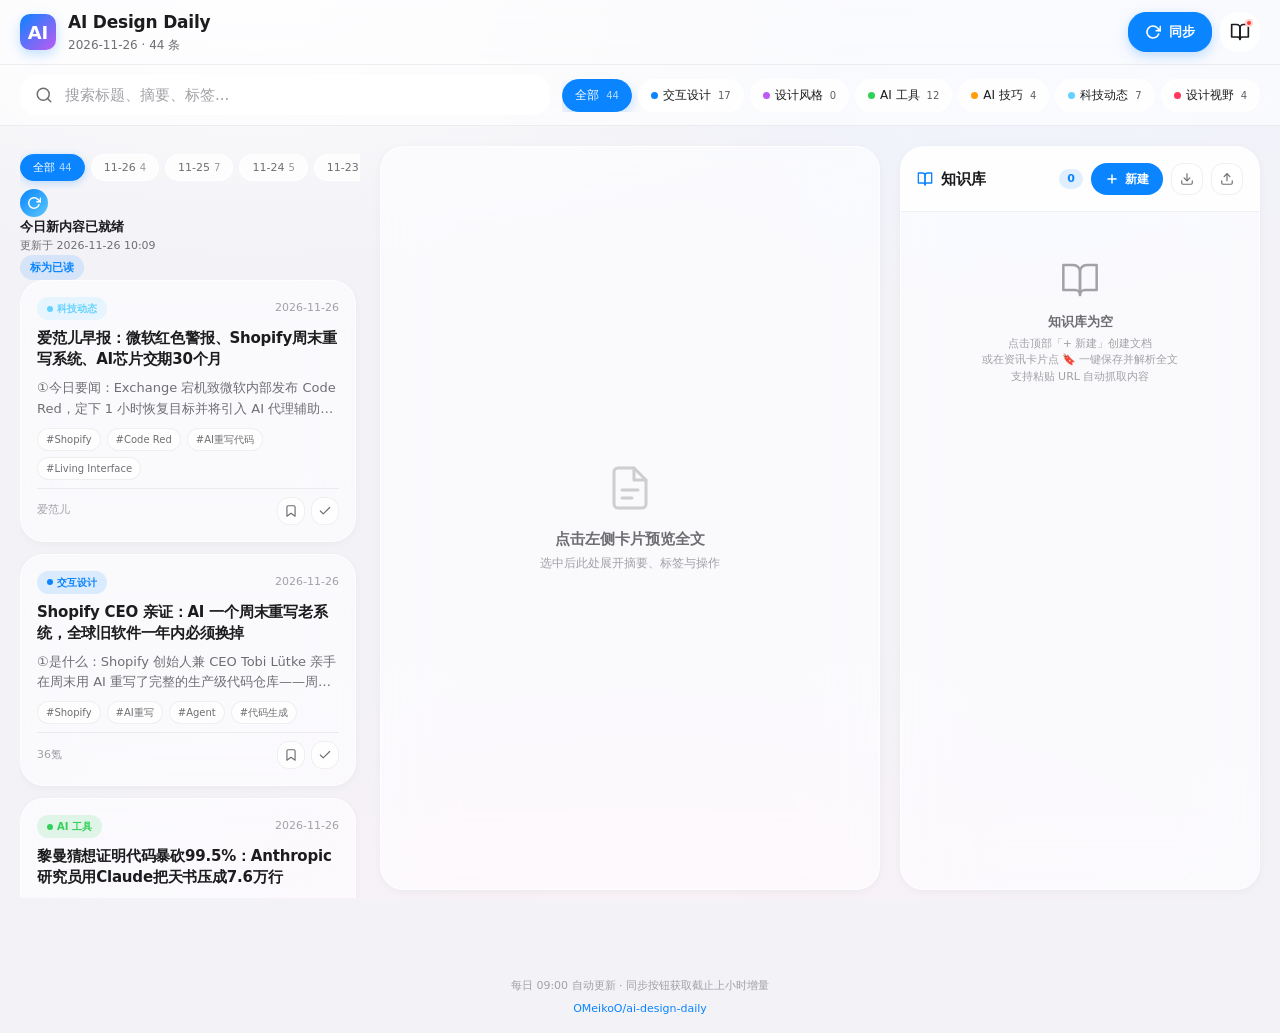
<file: index.html>
<!DOCTYPE html>
<html lang="zh-CN">
<head>
<meta charset="UTF-8">
<meta name="viewport" content="width=device-width, initial-scale=1.0, viewport-fit=cover, maximum-scale=5.0">
<meta name="theme-color" content="#f5f5f7" media="(prefers-color-scheme: light)">
<meta name="theme-color" content="#000000" media="(prefers-color-scheme: dark)">
<meta name="apple-mobile-web-app-capable" content="yes">
<meta name="apple-mobile-web-app-status-bar-style" content="black-translucent">
<meta name="description" content="AI / 科技 / 设计每日资讯 · iOS 27 Liquid Glass 设计">
<title>AI Design Daily · 每日资讯</title>
<style>
/* ============================================================
   iOS 27 Liquid Glass Design Tokens
   ============================================================ */
:root {
  /* Light mode */
  --bg-base: #f2f2f7;
  --bg-gradient-1: rgba(255, 255, 255, 0.85);
  --bg-gradient-2: rgba(240, 244, 255, 0.7);
  --bg-gradient-3: rgba(255, 240, 245, 0.5);

  --glass-bg: rgba(255, 255, 255, 0.6);
  --glass-bg-strong: rgba(255, 255, 255, 0.78);
  --glass-bg-elevated: rgba(255, 255, 255, 0.85);
  --glass-border: rgba(255, 255, 255, 0.7);
  --glass-border-subtle: rgba(0, 0, 0, 0.06);
  --glass-shadow: 0 8px 32px rgba(0, 0, 0, 0.08), 0 2px 8px rgba(0, 0, 0, 0.04);
  --glass-shadow-strong: 0 12px 40px rgba(0, 0, 0, 0.12), 0 4px 12px rgba(0, 0, 0, 0.06);
  --glass-blur: 30px;

  --text-primary: #1c1c1e;
  --text-secondary: #6e6e73;
  --text-tertiary: #a1a1a6;

  --accent: #0a84ff;
  --accent-soft: rgba(10, 132, 255, 0.12);
  --accent-glow: rgba(10, 132, 255, 0.25);

  --danger: #ff3b30;
  --success: #30d158;
  --warning: #ff9f0a;

  --cat-interaction: #0a84ff;
  --cat-styles: #bf5af2;
  --cat-tools: #30d158;
  --cat-tips: #ff9f0a;
  --cat-tech: #64d2ff;
  --cat-design: #ff375f;

  --radius-sm: 12px;
  --radius-md: 18px;
  --radius-lg: 24px;
  --radius-xl: 32px;
  --radius-pill: 999px;

  --font: -apple-system, BlinkMacSystemFont, "SF Pro Display", "SF Pro Text", "PingFang SC", "Helvetica Neue", "Microsoft YaHei", system-ui, sans-serif;

  --safe-top: env(safe-area-inset-top, 0px);
  --safe-bottom: env(safe-area-inset-bottom, 0px);

  --header-h: 64px;
  --search-h: 56px;
  --filter-h: 56px;

  /* Layout widths */
  --content-max: 1700px;
  --list-col-w: 340px;
  --kb-col-w: 360px;
}

@media (prefers-color-scheme: dark) {
  :root {
    --bg-base: #000000;
    --bg-gradient-1: rgba(28, 28, 30, 0.85);
    --bg-gradient-2: rgba(20, 20, 35, 0.7);
    --bg-gradient-3: rgba(35, 20, 30, 0.5);

    --glass-bg: rgba(28, 28, 30, 0.6);
    --glass-bg-strong: rgba(44, 44, 46, 0.78);
    --glass-bg-elevated: rgba(58, 58, 60, 0.85);
    --glass-border: rgba(255, 255, 255, 0.12);
    --glass-border-subtle: rgba(255, 255, 255, 0.08);
    --glass-shadow: 0 8px 32px rgba(0, 0, 0, 0.4), 0 2px 8px rgba(0, 0, 0, 0.2);
    --glass-shadow-strong: 0 12px 40px rgba(0, 0, 0, 0.5), 0 4px 12px rgba(0, 0, 0, 0.3);

    --text-primary: #f5f5f7;
    --text-secondary: #a1a1a6;
    --text-tertiary: #6e6e73;

    --accent: #0a84ff;
    --accent-soft: rgba(10, 132, 255, 0.18);
    --accent-glow: rgba(10, 132, 255, 0.4);

    --cat-interaction: #5ac8fa;
    --cat-styles: #d9b4ff;
    --cat-tools: #4ade80;
    --cat-tips: #ffd60a;
    --cat-tech: #64d2ff;
    --cat-design: #ff6482;
  }
}

* { box-sizing: border-box; -webkit-tap-highlight-color: transparent; }

html, body {
  margin: 0;
  padding: 0;
  height: 100%;
  font-family: var(--font);
  font-size: 16px;
  line-height: 1.5;
  color: var(--text-primary);
  background: var(--bg-base);
  -webkit-font-smoothing: antialiased;
  -moz-osx-font-smoothing: grayscale;
  overscroll-behavior-y: none;
}

body {
  min-height: 100vh;
  background:
    radial-gradient(ellipse 80% 50% at 20% 0%, var(--bg-gradient-1) 0%, transparent 60%),
    radial-gradient(ellipse 60% 50% at 80% 10%, var(--bg-gradient-2) 0%, transparent 50%),
    radial-gradient(ellipse 100% 50% at 50% 100%, var(--bg-gradient-3) 0%, transparent 60%),
    var(--bg-base);
  background-attachment: fixed;
}

button { font-family: inherit; cursor: pointer; border: none; background: none; color: inherit; }
input, textarea { font-family: inherit; }
a { color: inherit; }

/* ============================================================
   Header (sticky glass)
   ============================================================ */
.header {
  position: sticky;
  top: 0;
  z-index: 50;
  padding: var(--safe-top) 0 0;
  background: var(--glass-bg);
  backdrop-filter: blur(var(--glass-blur)) saturate(180%);
  -webkit-backdrop-filter: blur(var(--glass-blur)) saturate(180%);
  border-bottom: 1px solid var(--glass-border-subtle);
}

.header-inner {
  max-width: var(--content-max);
  margin: 0 auto;
  padding: 0 20px;
  height: var(--header-h);
  display: flex;
  align-items: center;
  gap: 16px;
}

.brand {
  display: flex;
  align-items: center;
  gap: 12px;
  flex: 1;
  min-width: 0;
}

.brand-logo {
  width: 36px;
  height: 36px;
  border-radius: 10px;
  background: linear-gradient(135deg, #0a84ff 0%, #bf5af2 100%);
  display: flex;
  align-items: center;
  justify-content: center;
  color: #fff;
  font-weight: 700;
  font-size: 18px;
  box-shadow: 0 4px 12px var(--accent-glow);
  flex-shrink: 0;
}

.brand-text { display: flex; flex-direction: column; min-width: 0; }
.brand-title {
  font-size: 17px;
  font-weight: 600;
  letter-spacing: -0.2px;
  white-space: nowrap;
  overflow: hidden;
  text-overflow: ellipsis;
}
.brand-sub {
  font-size: 12px;
  color: var(--text-secondary);
  white-space: nowrap;
  overflow: hidden;
  text-overflow: ellipsis;
}

.header-actions { display: flex; align-items: center; gap: 8px; }

.icon-btn {
  width: 40px;
  height: 40px;
  border-radius: var(--radius-md);
  background: var(--glass-bg-strong);
  backdrop-filter: blur(20px) saturate(180%);
  -webkit-backdrop-filter: blur(20px) saturate(180%);
  border: 1px solid var(--glass-border);
  display: flex;
  align-items: center;
  justify-content: center;
  color: var(--text-primary);
  transition: transform 0.2s cubic-bezier(0.34, 1.56, 0.64, 1), background 0.2s;
  position: relative;
  flex-shrink: 0;
}
.icon-btn:hover { background: var(--glass-bg-elevated); }
.icon-btn:active { transform: scale(0.94); }
.icon-btn svg { width: 20px; height: 20px; }
.icon-btn.spinning svg { animation: spin 1s linear infinite; }
@keyframes spin { to { transform: rotate(360deg); } }

.sync-btn {
  display: inline-flex;
  align-items: center;
  gap: 8px;
  height: 40px;
  padding: 0 16px;
  border-radius: var(--radius-md);
  background: var(--accent);
  color: #fff;
  border: 1px solid var(--accent);
  font-size: 13px;
  font-weight: 600;
  box-shadow: 0 4px 12px var(--accent-glow);
  transition: all 0.2s cubic-bezier(0.34, 1.56, 0.64, 1);
  white-space: nowrap;
}
.sync-btn:hover { transform: translateY(-1px); box-shadow: 0 6px 18px var(--accent-glow); }
.sync-btn:active { transform: scale(0.96); }
.sync-btn svg { width: 16px; height: 16px; }
.sync-btn.spinning { pointer-events: none; opacity: 0.8; }
.sync-btn.spinning svg { animation: spin 1s linear infinite; }

.badge-dot {
  position: absolute;
  top: 6px;
  right: 6px;
  min-width: 8px;
  height: 8px;
  border-radius: 50%;
  background: var(--danger);
  border: 2px solid var(--glass-bg-strong);
  display: none;
}
.badge-dot.show { display: block; box-shadow: 0 0 0 0 var(--danger); animation: pulse 2s infinite; }
@keyframes pulse {
  0% { box-shadow: 0 0 0 0 rgba(255, 59, 48, 0.6); }
  70% { box-shadow: 0 0 0 8px rgba(255, 59, 48, 0); }
  100% { box-shadow: 0 0 0 0 rgba(255, 59, 48, 0); }
}

/* ============================================================
   Top bar: search + filters fused in one row
   ============================================================ */
.topbar {
  position: sticky;
  top: calc(var(--safe-top) + var(--header-h));
  z-index: 49;
  padding: 10px 0;
  background: var(--glass-bg);
  backdrop-filter: blur(var(--glass-blur)) saturate(180%);
  -webkit-backdrop-filter: blur(var(--glass-blur)) saturate(180%);
  border-bottom: 1px solid var(--glass-border-subtle);
}
.topbar-inner {
  max-width: var(--content-max);
  margin: 0 auto;
  padding: 0 20px;
  display: flex;
  align-items: center;
  gap: 12px;
}
.search-box {
  display: flex;
  align-items: center;
  gap: 10px;
  height: 40px;
  padding: 0 14px;
  background: var(--glass-bg-strong);
  backdrop-filter: blur(20px);
  -webkit-backdrop-filter: blur(20px);
  border: 1px solid var(--glass-border);
  border-radius: var(--radius-md);
  transition: border-color 0.2s, box-shadow 0.2s;
  flex: 1;
  min-width: 0;
}
.search-box:focus-within {
  border-color: var(--accent);
  box-shadow: 0 0 0 4px var(--accent-soft);
}
.search-box svg { width: 18px; height: 18px; color: var(--text-secondary); flex-shrink: 0; }
.search-input {
  flex: 1;
  border: none;
  background: transparent;
  color: var(--text-primary);
  font-size: 15px;
  outline: none;
}
.search-input::placeholder { color: var(--text-tertiary); }
.search-clear {
  width: 20px; height: 20px;
  border-radius: 50%;
  background: var(--text-tertiary);
  color: var(--bg-base);
  display: none;
  align-items: center;
  justify-content: center;
  font-size: 14px;
  line-height: 1;
  flex-shrink: 0;
}
.search-clear.show { display: flex; }

/* ============================================================
   Filter chips (inline in topbar)
   ============================================================ */
.filter-inner {
  display: flex;
  gap: 6px;
  overflow-x: auto;
  scrollbar-width: none;
  -webkit-overflow-scrolling: touch;
  flex-shrink: 0;
  max-width: 60%;
}
.filter-inner::-webkit-scrollbar { display: none; }

.chip {
  display: inline-flex;
  align-items: center;
  gap: 5px;
  padding: 7px 12px;
  background: var(--glass-bg-strong);
  border: 1px solid var(--glass-border);
  border-radius: var(--radius-pill);
  color: var(--text-primary);
  font-size: 12px;
  font-weight: 500;
  white-space: nowrap;
  transition: all 0.25s cubic-bezier(0.34, 1.56, 0.64, 1);
  flex-shrink: 0;
}
.chip:hover { background: var(--glass-bg-elevated); }
.chip.active {
  background: var(--accent);
  color: #fff;
  border-color: var(--accent);
  box-shadow: 0 4px 12px var(--accent-glow);
}
.chip-dot {
  width: 7px; height: 7px;
  border-radius: 50%;
  background: currentColor;
}
.chip-count {
  font-size: 10px;
  opacity: 0.7;
  margin-left: 2px;
}

/* Topbar mobile: chips wrap below search */
@media (max-width: 767px) {
  .topbar-inner { flex-wrap: wrap; gap: 8px; padding: 0 16px; }
  .search-box { flex: 1 1 100%; }
  .filter-inner { max-width: 100%; width: 100%; }
}

/* ============================================================
   Layout: 3-column on desktop
   ============================================================ */
.layout {
  max-width: var(--content-max);
  margin: 0 auto;
  padding: 20px 20px 40px;
  display: grid;
  gap: 16px;
  grid-template-columns: 1fr; /* mobile default */
}

@media (min-width: 1024px) {
  .layout {
    grid-template-columns: minmax(320px, var(--list-col-w)) 1fr;
    gap: 20px;
  }
}

@media (min-width: 1280px) {
  .layout {
    grid-template-columns: minmax(340px, var(--list-col-w)) 1fr minmax(340px, var(--kb-col-w));
  }
}

@media (min-width: 1440px) {
  :root {
    --list-col-w: 380px;
    --kb-col-w: 400px;
  }
}

@media (min-width: 1700px) {
  :root { --content-max: 100%; --list-col-w: 420px; --kb-col-w: 440px; }
  .layout { padding: 24px 32px 40px; }
}

/* List column - independent scroll on PC so topbar stays fixed */
.list-col {
  min-width: 0;
  display: flex;
  flex-direction: column;
}

/* Date filter bar */
.date-bar {
  display: flex;
  gap: 6px;
  overflow-x: auto;
  scrollbar-width: none;
  -webkit-overflow-scrolling: touch;
  padding: 8px 0;
  flex-shrink: 0;
}
.date-bar::-webkit-scrollbar { display: none; }
.date-chip {
  display: inline-flex;
  align-items: center;
  gap: 4px;
  padding: 5px 12px;
  background: var(--glass-bg-strong);
  border: 1px solid var(--glass-border);
  border-radius: var(--radius-pill);
  color: var(--text-secondary);
  font-size: 11px;
  font-weight: 500;
  white-space: nowrap;
  transition: all 0.2s ease;
  flex-shrink: 0;
  cursor: pointer;
}
.date-chip:hover { background: var(--glass-bg-elevated); color: var(--text-primary); }
.date-chip.active {
  background: var(--accent);
  color: #fff;
  border-color: var(--accent);
  box-shadow: 0 2px 8px var(--accent-glow);
}
.date-chip-count {
  font-size: 10px;
  opacity: 0.7;
}

@media (min-width: 1024px) {
  .list-col {
    height: calc(100vh - var(--safe-top) - var(--header-h) - 60px - 24px);
    position: sticky;
    top: calc(var(--safe-top) + var(--header-h) + 60px + 12px);
    overflow: hidden;
  }
  .list-col .grid-wrap {
    flex: 1;
    overflow-y: auto;
    overflow-x: hidden;
    padding-right: 4px;
    scrollbar-width: thin;
    scrollbar-color: var(--glass-border) transparent;
  }
  .list-col .grid-wrap::-webkit-scrollbar { width: 6px; }
  .list-col .grid-wrap::-webkit-scrollbar-thumb { background: var(--glass-border); border-radius: 3px; }
}

/* Detail column (PC only) */
.detail-col {
  display: none;
  min-height: 600px;
}
@media (min-width: 1024px) {
  .detail-col { display: block; }
}

/* KB column (PC only on large screens) */
.kb-col {
  display: none;
  min-height: 600px;
}
@media (min-width: 1280px) {
  .kb-col { display: block; }
}

/* Mobile KB still uses drawer */
@media (max-width: 1279px) {
  .kb-col { display: none !important; }
}

/* ============================================================
   Update banner
   ============================================================ */
.update-banner {
  display: flex;
  align-items: center;
  gap: 12px;
  padding: 12px 14px;
  background: var(--glass-bg-strong);
  backdrop-filter: blur(20px);
  -webkit-backdrop-filter: blur(20px);
  border: 1px solid var(--glass-border);
  border-radius: var(--radius-lg);
  margin-bottom: 12px;
  box-shadow: var(--glass-shadow);
}
.update-banner-icon {
  width: 28px; height: 28px;
  border-radius: 50%;
  background: linear-gradient(135deg, var(--accent), #5ac8fa);
  display: flex;
  align-items: center;
  justify-content: center;
  color: #fff;
  flex-shrink: 0;
}
.update-banner-icon svg { width: 14px; height: 14px; }
.update-banner-text { flex: 1; min-width: 0; }
.update-banner-title { font-size: 13px; font-weight: 600; }
.update-banner-sub { font-size: 11px; color: var(--text-secondary); margin-top: 1px; }
.update-banner-action {
  padding: 5px 10px;
  background: var(--accent-soft);
  color: var(--accent);
  border-radius: var(--radius-pill);
  font-size: 11px;
  font-weight: 600;
  white-space: nowrap;
  transition: all 0.2s;
}
.update-banner-action:hover { background: var(--accent); color: #fff; }

/* ============================================================
   News grid (list column)
   ============================================================ */
.grid {
  display: grid;
  grid-template-columns: 1fr;
  gap: 12px;
}
@media (min-width: 768px) and (max-width: 1023px) {
  .grid { grid-template-columns: repeat(2, 1fr); }
}

/* ============================================================
   News card (list)
   ============================================================ */
.card {
  position: relative;
  background: var(--glass-bg);
  backdrop-filter: blur(var(--glass-blur)) saturate(180%);
  -webkit-backdrop-filter: blur(var(--glass-blur)) saturate(180%);
  border: 1px solid var(--glass-border);
  border-radius: var(--radius-lg);
  padding: 16px;
  box-shadow: 0 2px 8px rgba(0, 0, 0, 0.04);
  transition: transform 0.3s cubic-bezier(0.34, 1.56, 0.64, 1), box-shadow 0.3s, border-color 0.2s;
  display: flex;
  flex-direction: column;
  gap: 8px;
  cursor: pointer;
  overflow: hidden;
}
.card:hover {
  transform: translateY(-1px);
  box-shadow: 0 4px 16px rgba(0, 0, 0, 0.06);
}
.card.active {
  border-color: var(--accent);
  box-shadow: 0 0 0 2px var(--accent-soft);
}
.card.read { opacity: 0.62; }
.card.read .card-title { color: var(--text-secondary); }

.card-header {
  display: flex;
  align-items: center;
  gap: 8px;
  flex-wrap: wrap;
}
.cat-tag {
  display: inline-flex;
  align-items: center;
  gap: 4px;
  padding: 4px 10px;
  background: var(--cat-color-soft, var(--accent-soft));
  color: var(--cat-color, var(--accent));
  border-radius: var(--radius-pill);
  font-size: 10px;
  font-weight: 600;
}
.cat-dot {
  width: 6px; height: 6px;
  border-radius: 50%;
  background: currentColor;
}
.card-date {
  font-size: 11px;
  color: var(--text-tertiary);
  margin-left: auto;
}

.card-title {
  font-size: 15px;
  font-weight: 700;
  letter-spacing: -0.2px;
  line-height: 1.4;
  color: var(--text-primary);
  margin: 0;
  display: -webkit-box;
  -webkit-line-clamp: 2;
  -webkit-box-orient: vertical;
  overflow: hidden;
}

.card-summary {
  font-size: 13px;
  line-height: 1.6;
  color: var(--text-secondary);
  margin: 0;
  display: -webkit-box;
  -webkit-line-clamp: 2;
  -webkit-box-orient: vertical;
  overflow: hidden;
}

.card-tags {
  display: flex;
  gap: 6px;
  flex-wrap: wrap;
}
.tag {
  padding: 3px 8px;
  background: var(--glass-bg-strong);
  border: 1px solid var(--glass-border-subtle);
  border-radius: var(--radius-sm);
  font-size: 10px;
  color: var(--text-secondary);
}

.card-footer {
  display: flex;
  align-items: center;
  gap: 8px;
  padding-top: 8px;
  border-top: 1px solid var(--glass-border-subtle);
}
.card-source {
  flex: 1;
  font-size: 11px;
  color: var(--text-tertiary);
  white-space: nowrap;
  overflow: hidden;
  text-overflow: ellipsis;
}
.card-actions { display: flex; gap: 6px; }

.action-btn {
  width: 28px; height: 28px;
  border-radius: var(--radius-sm);
  background: var(--glass-bg-strong);
  border: 1px solid var(--glass-border-subtle);
  display: flex;
  align-items: center;
  justify-content: center;
  color: var(--text-secondary);
  transition: all 0.2s cubic-bezier(0.34, 1.56, 0.64, 1);
  text-decoration: none;
}
.action-btn:hover { background: var(--glass-bg-elevated); color: var(--text-primary); }
.action-btn:active { transform: scale(0.9); }
.action-btn svg { width: 14px; height: 14px; }
.action-btn.active {
  background: var(--accent);
  color: #fff;
  border-color: var(--accent);
}
.action-btn.active.kb { background: var(--cat-tips, #ff9f0a); border-color: var(--cat-tips, #ff9f0a); }
.action-btn.active.read { background: var(--success); border-color: var(--success); }

/* ============================================================
   Empty state
   ============================================================ */
.empty {
  text-align: center;
  padding: 60px 20px;
  color: var(--text-tertiary);
}
.empty-icon {
  width: 64px; height: 64px;
  margin: 0 auto 16px;
  border-radius: 50%;
  background: var(--glass-bg-strong);
  display: flex;
  align-items: center;
  justify-content: center;
}
.empty-icon svg { width: 28px; height: 28px; color: var(--text-tertiary); }
.empty-title { font-size: 16px; font-weight: 600; color: var(--text-secondary); margin-bottom: 4px; }
.empty-sub { font-size: 13px; }

/* ============================================================
   Loading skeleton
   ============================================================ */
.skeleton-card {
  height: 160px;
  border-radius: var(--radius-lg);
  background: linear-gradient(90deg, var(--glass-bg) 0%, var(--glass-bg-strong) 50%, var(--glass-bg) 100%);
  background-size: 200% 100%;
  animation: shimmer 1.5s infinite;
  border: 1px solid var(--glass-border-subtle);
}
@keyframes shimmer {
  0% { background-position: -200% 0; }
  100% { background-position: 200% 0; }
}

/* ============================================================
   Detail panel (PC center column)
   ============================================================ */
.detail-panel {
  position: sticky;
  top: calc(var(--safe-top) + var(--header-h) + 60px + 16px);
  height: calc(100vh - var(--safe-top) - var(--header-h) - 60px - 32px);
  background: var(--glass-bg);
  backdrop-filter: blur(var(--glass-blur)) saturate(180%);
  -webkit-backdrop-filter: blur(var(--glass-blur)) saturate(180%);
  border: 1px solid var(--glass-border);
  border-radius: var(--radius-lg);
  box-shadow: 0 2px 8px rgba(0, 0, 0, 0.04);
  display: flex;
  flex-direction: column;
  overflow: hidden;
}

.detail-empty {
  flex: 1;
  display: flex;
  flex-direction: column;
  align-items: center;
  justify-content: center;
  color: var(--text-tertiary);
  text-align: center;
  padding: 32px 16px;
}
.detail-empty svg { width: 48px; height: 48px; margin-bottom: 16px; opacity: 0.5; }
.detail-empty-title { font-size: 15px; font-weight: 600; color: var(--text-secondary); margin-bottom: 4px; }
.detail-empty-sub { font-size: 12px; }

.detail-content {
  flex: 1;
  overflow-y: auto;
  padding: 16px;
  display: flex;
  flex-direction: column;
  gap: 16px;
}

.detail-meta {
  display: flex;
  align-items: center;
  gap: 8px;
  flex-wrap: wrap;
  padding-bottom: 12px;
  border-bottom: 1px solid var(--glass-border-subtle);
}
.detail-meta .cat-tag { font-size: 12px; padding: 4px 10px; }
.detail-date { font-size: 12px; color: var(--text-tertiary); margin-left: auto; }

.detail-title {
  font-size: 24px;
  font-weight: 800;
  letter-spacing: -0.5px;
  line-height: 1.35;
  margin: 0;
  color: var(--text-primary);
}

.detail-summary {
  font-size: 15px;
  line-height: 1.85;
  color: var(--text-secondary);
  margin: 0;
  padding: 20px;
  background: var(--glass-bg-strong);
  border-radius: var(--radius-md);
}
.detail-summary p {
  margin: 0 0 12px;
  padding: 0;
}
.detail-summary p:last-child { margin-bottom: 0; }
.detail-summary .summary-sentence {
  display: block;
  margin-bottom: 10px;
}
.detail-summary .summary-sentence:last-child { margin-bottom: 0; }

.detail-tags { display: flex; gap: 8px; flex-wrap: wrap; margin-top: 4px; }
.detail-tags .tag { font-size: 12px; padding: 4px 10px; }

.detail-actions {
  display: flex;
  gap: 8px;
  flex-wrap: wrap;
  padding-top: 12px;
  border-top: 1px solid var(--glass-border-subtle);
  margin-top: auto;
}
.detail-action {
  display: inline-flex;
  align-items: center;
  gap: 6px;
  padding: 8px 14px;
  border-radius: var(--radius-md);
  font-size: 13px;
  font-weight: 600;
  transition: all 0.2s cubic-bezier(0.34, 1.56, 0.64, 1);
}
.detail-action.primary {
  background: var(--accent);
  color: #fff;
  border: 1px solid var(--accent);
  box-shadow: 0 4px 12px var(--accent-glow);
}
.detail-action.primary:hover { transform: translateY(-1px); }
.detail-action.primary.active {
  background: var(--cat-tips, #ff9f0a);
  border-color: var(--cat-tips, #ff9f0a);
  box-shadow: 0 4px 12px rgba(255, 159, 10, 0.3);
}
.detail-action.secondary {
  background: var(--glass-bg-strong);
  color: var(--text-primary);
  border: 1px solid var(--glass-border);
}
.detail-action.secondary:hover { background: var(--glass-bg-elevated); }
.detail-action svg { width: 15px; height: 15px; }
.detail-action.read.active {
  background: var(--success);
  color: #fff;
  border-color: var(--success);
}

.detail-source {
  font-size: 12px;
  color: var(--text-tertiary);
  display: flex;
  align-items: center;
  gap: 6px;
}
.detail-source a { color: var(--accent); text-decoration: none; word-break: break-all; }

/* ============================================================
   KB panel (PC right column / mobile drawer)
   ============================================================ */
.kb-panel {
  position: sticky;
  top: calc(var(--safe-top) + var(--header-h) + 60px + 16px);
  height: calc(100vh - var(--safe-top) - var(--header-h) - 60px - 32px);
  background: var(--glass-bg);
  backdrop-filter: blur(var(--glass-blur)) saturate(180%);
  -webkit-backdrop-filter: blur(var(--glass-blur)) saturate(180%);
  border: 1px solid var(--glass-border);
  border-radius: var(--radius-lg);
  box-shadow: 0 2px 8px rgba(0, 0, 0, 0.04);
  display: flex;
  flex-direction: column;
  overflow: hidden;
}

.kb-header {
  display: flex;
  align-items: center;
  gap: 8px;
  padding: 16px;
  background: var(--glass-bg-strong);
  border-bottom: 1px solid var(--glass-border-subtle);
}
.kb-title { flex: 1; font-size: 15px; font-weight: 700; display: flex; align-items: center; gap: 8px; }
.kb-title svg { width: 16px; height: 16px; color: var(--accent); }
.kb-count {
  font-size: 11px;
  color: var(--accent);
  padding: 2px 8px;
  background: var(--accent-soft);
  border-radius: var(--radius-pill);
  font-weight: 600;
}
.kb-actions { display: flex; gap: 8px; }
.kb-mini-btn {
  width: 32px; height: 32px;
  border-radius: var(--radius-sm);
  background: var(--glass-bg);
  border: 1px solid var(--glass-border-subtle);
  display: flex;
  align-items: center;
  justify-content: center;
  color: var(--text-secondary);
  transition: all 0.2s;
}
.kb-mini-btn:hover { background: var(--glass-bg-elevated); color: var(--text-primary); }
.kb-mini-btn svg { width: 14px; height: 14px; }

/* ============================================================
   KB: New document editor (DingTalk-style)
   ============================================================ */
.kb-new-btn {
  display: flex;
  align-items: center;
  gap: 6px;
  padding: 7px 14px;
  background: var(--accent);
  color: #fff;
  border-radius: var(--radius-pill);
  font-size: 12px;
  font-weight: 600;
  transition: all 0.2s;
  border: none;
  cursor: pointer;
  flex-shrink: 0;
}
.kb-new-btn:hover { background: #006edc; transform: scale(1.02); }
.kb-new-btn:active { transform: scale(0.97); }
.kb-new-btn svg { width: 14px; height: 14px; }

.kb-doc-editor {
  margin: 8px;
  background: var(--glass-bg);
  backdrop-filter: blur(20px) saturate(180%);
  -webkit-backdrop-filter: blur(20px) saturate(180%);
  border: 1px solid var(--glass-border);
  border-radius: var(--radius-lg);
  box-shadow: 0 4px 24px rgba(0, 0, 0, 0.06);
  display: none;
  flex-direction: column;
  gap: 0;
  overflow: hidden;
  animation: kbDocSlideDown 0.25s ease-out;
}
@keyframes kbDocSlideDown {
  from { opacity: 0; transform: translateY(-8px); max-height: 0; }
  to { opacity: 1; transform: translateY(0); max-height: 2000px; }
}
.kb-doc-editor.show { display: flex; }

.kb-doc-header {
  display: flex;
  align-items: center;
  gap: 8px;
  padding: 10px 12px;
  background: var(--glass-bg-strong);
  border-bottom: 1px solid var(--glass-border-subtle);
}
.kb-doc-close {
  width: 24px; height: 24px;
  border-radius: var(--radius-sm);
  background: transparent;
  display: flex;
  align-items: center;
  justify-content: center;
  color: var(--text-tertiary);
  transition: all 0.15s;
  flex-shrink: 0;
}
.kb-doc-close:hover { background: var(--glass-bg-elevated); color: var(--text-primary); }
.kb-doc-close svg { width: 14px; height: 14px; }
.kb-doc-url-input {
  flex: 1;
  border: 1px solid var(--glass-border-subtle);
  background: var(--bg-base);
  color: var(--text-primary);
  padding: 6px 10px;
  border-radius: var(--radius-sm);
  font-size: 12px;
  outline: none;
  font-family: inherit;
  transition: border-color 0.15s;
  min-width: 0;
}
.kb-doc-url-input:focus { border-color: var(--accent); box-shadow: 0 0 0 2px var(--accent-soft); }
.kb-doc-url-input.loading { opacity: 0.6; }
.kb-doc-fetch-btn {
  padding: 6px 10px;
  background: var(--accent);
  color: #fff;
  border-radius: var(--radius-sm);
  font-size: 11px;
  font-weight: 600;
  white-space: nowrap;
  display: inline-flex;
  align-items: center;
  gap: 4px;
  border: none;
  cursor: pointer;
  transition: all 0.15s;
  flex-shrink: 0;
}
.kb-doc-fetch-btn:hover { background: #006edc; }
.kb-doc-fetch-btn.spinning svg { animation: spin 1s linear infinite; }

.kb-doc-body {
  display: flex;
  flex-direction: column;
}
.kb-doc-title {
  border: none;
  background: transparent;
  color: var(--text-primary);
  padding: 14px 16px 6px;
  font-size: 17px;
  font-weight: 700;
  outline: none;
  font-family: inherit;
  line-height: 1.4;
  width: 100%;
}
.kb-doc-title::placeholder { color: var(--text-tertiary); font-weight: 500; }

.kb-doc-content {
  min-height: 160px;
  max-height: 340px;
  overflow-y: auto;
  padding: 10px 16px 16px;
  font-size: 13px;
  line-height: 1.75;
  color: var(--text-primary);
  outline: none;
  font-family: inherit;
  border: none;
  background: transparent;
  transition: background 0.2s;
}
.kb-doc-content:empty::before {
  content: attr(data-placeholder);
  color: var(--text-tertiary);
  pointer-events: none;
}
.kb-doc-content b, .kb-doc-content strong { font-weight: 700; }
.kb-doc-content i, .kb-doc-content em { font-style: italic; }
.kb-doc-content ul, .kb-doc-content ol { margin: 6px 0; padding-left: 20px; }
.kb-doc-content li { margin: 3px 0; }
.kb-doc-content a { color: var(--accent); text-decoration: underline; word-break: break-all; }
.kb-doc-content code {
  background: var(--glass-bg-strong);
  padding: 1px 5px;
  border-radius: 4px;
  font-family: ui-monospace, "SF Mono", Menlo, monospace;
  font-size: 12px;
}
.kb-doc-content blockquote {
  margin: 8px 0;
  padding: 8px 14px;
  border-left: 3px solid var(--accent);
  background: var(--accent-soft);
  border-radius: 0 var(--radius-sm) var(--radius-sm) 0;
  color: var(--text-secondary);
}
.kb-doc-content p { margin: 0 0 8px; }
.kb-doc-content img { max-width: 100%; border-radius: var(--radius-sm); margin: 4px 0; }
.kb-doc-content h1, .kb-doc-content h2, .kb-doc-content h3 {
  font-weight: 700;
  margin: 10px 0 6px;
  line-height: 1.3;
}
.kb-doc-content h3 { font-size: 15px; }
.kb-doc-content h4 { font-size: 14px; }
.kb-doc-content div { margin: 4px 0; }

.kb-doc-toolbar {
  display: flex;
  align-items: center;
  gap: 2px;
  padding: 7px 10px;
  border-top: 1px solid var(--glass-border-subtle);
  border-bottom: 1px solid var(--glass-border-subtle);
  background: var(--glass-bg-strong);
  position: sticky;
  top: 0;
  z-index: 2;
}
.kb-doc-tool {
  width: 28px; height: 28px;
  border-radius: var(--radius-sm);
  display: flex;
  align-items: center;
  justify-content: center;
  color: var(--text-tertiary);
  background: transparent;
  border: none;
  cursor: pointer;
  transition: all 0.15s;
  font-size: 12px;
  font-weight: 600;
}
.kb-doc-tool:hover { background: var(--glass-bg-elevated); color: var(--text-primary); }
.kb-doc-tool.active { background: var(--accent-soft); color: var(--accent); }
.kb-doc-tool svg { width: 14px; height: 14px; }
.kb-doc-tool.sep { width: 1px; height: 16px; background: var(--glass-border-subtle); margin: 0 4px; }

.kb-doc-footer {
  display: flex;
  align-items: center;
  gap: 8px;
  padding: 10px 14px;
  background: var(--glass-bg-strong);
  border-top: 1px solid var(--glass-border-subtle);
}
.kb-doc-cat {
  border: 1px solid var(--glass-border-subtle);
  background: var(--bg-base);
  color: var(--text-secondary);
  padding: 5px 10px;
  border-radius: var(--radius-pill);
  font-size: 11px;
  outline: none;
  font-family: inherit;
  cursor: pointer;
}
.kb-doc-cat:hover { border-color: var(--accent); }
.kb-doc-tags {
  flex: 1;
  border: none;
  background: transparent;
  color: var(--text-primary);
  padding: 5px 8px;
  border-radius: var(--radius-pill);
  font-size: 11px;
  outline: none;
  font-family: inherit;
  min-width: 60px;
}
.kb-doc-tags::placeholder { color: var(--text-tertiary); }
.kb-doc-save {
  padding: 7px 16px;
  background: var(--accent);
  color: #fff;
  border-radius: var(--radius-pill);
  font-size: 12px;
  font-weight: 600;
  white-space: nowrap;
  border: none;
  cursor: pointer;
  transition: all 0.15s;
  display: inline-flex;
  align-items: center;
  gap: 4px;
}
.kb-doc-save:hover { background: #006edc; transform: scale(1.02); }
.kb-doc-save:active { transform: scale(0.97); }
.kb-doc-save:disabled { opacity: 0.5; pointer-events: none; }

/* Article iframe preview */
.detail-iframe-section {
  display: flex;
  gap: 8px;
  flex-wrap: wrap;
}
.detail-article-content {
  width: 100%;
  margin-top: 8px;
  padding: 16px;
  background: var(--glass-bg);
  border: 1px solid var(--glass-border);
  border-radius: var(--radius-md);
  backdrop-filter: blur(20px);
  max-height: 600px;
  overflow-y: auto;
}
.detail-full-content {
  font-size: 14px;
  line-height: 1.8;
  color: var(--text-primary);
}
.detail-full-content p {
  margin: 0 0 12px;
}
.detail-full-content h1, .detail-full-content h2, .detail-full-content h3 {
  margin: 16px 0 8px;
  font-weight: 600;
}
.detail-full-content img {
  max-width: 100%;
  height: auto;
  border-radius: var(--radius-sm);
  margin: 8px 0;
}
.detail-full-content blockquote {
  border-left: 3px solid var(--accent);
  padding-left: 12px;
  color: var(--text-secondary);
  margin: 12px 0;
}
.detail-full-content a {
  color: var(--accent);
  text-decoration: none;
}
.detail-full-content ul, .detail-full-content ol {
  padding-left: 20px;
  margin: 8px 0;
}
.detail-full-content code {
  background: var(--glass-bg-strong);
  padding: 2px 6px;
  border-radius: 6px;
  font-family: ui-monospace, "SF Mono", Menlo, monospace;
  font-size: 13px;
  color: var(--accent);
}
.detail-full-content pre {
  background: var(--glass-bg-strong);
  border: 1px solid var(--glass-border);
  border-radius: var(--radius-md);
  padding: 16px;
  overflow-x: auto;
  margin: 16px 0;
  font-family: ui-monospace, "SF Mono", Menlo, monospace;
  font-size: 13px;
  line-height: 1.6;
}
.detail-full-content pre code {
  background: none;
  padding: 0;
  color: var(--text-primary);
}

/* ============================================================
   KB document preview in detail panel
   ============================================================ */
.kb-doc-preview {
  width: 100%;
  margin-top: 8px;
  padding: 24px;
  background: var(--glass-bg);
  border: 1px solid var(--glass-border);
  border-radius: var(--radius-md);
  backdrop-filter: blur(20px);
  max-height: calc(100vh - 320px);
  overflow-y: auto;
}
.kb-doc-preview-header {
  display: flex;
  align-items: center;
  gap: 8px;
  margin-bottom: 16px;
  padding-bottom: 12px;
  border-bottom: 1px solid var(--glass-border-subtle);
}
.kb-doc-preview-badge {
  display: inline-flex;
  align-items: center;
  gap: 4px;
  padding: 4px 10px;
  background: rgba(10, 132, 255, 0.1);
  color: #0a84ff;
  border-radius: 999px;
  font-size: 11px;
  font-weight: 600;
}
.kb-doc-preview-title {
  font-size: 20px;
  font-weight: 700;
  color: var(--text-primary);
  margin: 0;
  flex: 1;
}
.kb-doc-preview-meta {
  display: flex;
  align-items: center;
  gap: 8px;
  flex-wrap: wrap;
  margin-bottom: 16px;
  padding: 8px 12px;
  background: var(--glass-bg-strong);
  border-radius: var(--radius-sm);
}
.kb-doc-preview-content {
  font-size: 14px;
  line-height: 1.8;
  color: var(--text-primary);
  word-break: break-word;
}
.kb-doc-preview-content p {
  margin: 0 0 12px;
}
.kb-doc-preview-content h1 { font-size: 24px; margin: 24px 0 12px; font-weight: 700; line-height: 1.3; }
.kb-doc-preview-content h2 { font-size: 20px; margin: 20px 0 10px; font-weight: 700; line-height: 1.3; }
.kb-doc-preview-content h3 { font-size: 17px; margin: 16px 0 8px; font-weight: 600; line-height: 1.4; }
.kb-doc-preview-content h4 { font-size: 15px; margin: 12px 0 6px; font-weight: 600; }
.kb-doc-preview-content img {
  max-width: 100%;
  height: auto;
  border-radius: var(--radius-sm);
  margin: 12px 0;
  display: block;
  box-shadow: 0 2px 8px rgba(0, 0, 0, 0.06);
}
.kb-doc-preview-content blockquote {
  border-left: 3px solid var(--accent);
  padding: 8px 16px;
  color: var(--text-secondary);
  margin: 12px 0;
  background: var(--glass-bg-strong);
  border-radius: 0 var(--radius-sm) var(--radius-sm) 0;
}
.kb-doc-preview-content a {
  color: var(--accent);
  text-decoration: none;
  word-break: break-all;
  transition: opacity 0.2s;
}
.kb-doc-preview-content a:hover { opacity: 0.7; }
.kb-doc-preview-content ul, .kb-doc-preview-content ol {
  padding-left: 24px;
  margin: 8px 0;
}
.kb-doc-preview-content li {
  margin: 4px 0;
  line-height: 1.6;
}
.kb-doc-preview-content code {
  background: var(--glass-bg-strong);
  padding: 2px 6px;
  border-radius: 6px;
  font-family: ui-monospace, "SF Mono", Menlo, monospace;
  font-size: 13px;
  color: var(--accent);
}
.kb-doc-preview-content pre {
  background: var(--glass-bg-strong);
  border: 1px solid var(--glass-border);
  border-radius: var(--radius-md);
  padding: 16px;
  overflow-x: auto;
  margin: 16px 0;
  font-family: ui-monospace, "SF Mono", Menlo, monospace;
  font-size: 13px;
  line-height: 1.6;
}
.kb-doc-preview-content pre code {
  background: none;
  padding: 0;
  color: var(--text-primary);
}
.kb-doc-preview-content hr {
  border: none;
  border-top: 1px solid var(--glass-border);
  margin: 24px 0;
}
.kb-doc-preview-content strong { font-weight: 700; }
.kb-doc-preview-content em { font-style: italic; }
.kb-doc-preview-content:empty::before {
  content: '尚未添加笔记内容';
  color: var(--text-tertiary);
  font-style: italic;
}

/* Tab switcher for detail / KB preview */
.detail-tab-switch {
  display: flex;
  gap: 4px;
  padding: 4px;
  background: var(--glass-bg-strong);
  border-radius: var(--radius-md);
  margin-bottom: 0;
}
.detail-tab {
  flex: 1;
  padding: 8px 12px;
  background: transparent;
  border: none;
  border-radius: var(--radius-sm);
  font-size: 13px;
  font-weight: 600;
  color: var(--text-tertiary);
  cursor: pointer;
  transition: all 0.2s ease;
  display: flex;
  align-items: center;
  justify-content: center;
  gap: 6px;
}
.detail-tab.active {
  background: var(--bg-base);
  color: var(--text-primary);
  box-shadow: 0 1px 3px rgba(0, 0, 0, 0.08);
}
.detail-tab:hover:not(.active) {
  color: var(--text-secondary);
}
.detail-tab svg { width: 14px; height: 14px; }

/* KB item preview in KB panel - show more content */
.kb-item.expanded .kb-item-summary {
  display: -webkit-box;
  -webkit-line-clamp: 6;
  -webkit-box-orient: vertical;
  overflow: hidden;
}
.kb-item.expanded .kb-item-note-edit {
  max-height: 400px;
  overflow-y: auto;
}

.kb-item-preview-btn {
  display: inline-flex;
  align-items: center;
  gap: 4px;
  padding: 4px 10px;
  background: rgba(10, 132, 255, 0.1);
  color: #0a84ff;
  border: none;
  border-radius: 999px;
  font-size: 11px;
  font-weight: 600;
  cursor: pointer;
  transition: all 0.2s ease;
  flex-shrink: 0;
}
.kb-item-preview-btn:hover {
  background: rgba(10, 132, 255, 0.2);
  transform: scale(1.05);
}
.kb-item-preview-btn.active {
  background: var(--accent);
  color: #fff;
}

.detail-iframe-wrap {
  position: relative;
  width: 100%;
  border: 1px solid var(--glass-border);
  border-radius: var(--radius-md);
  overflow: hidden;
  background: var(--bg-base);
  min-height: 400px;
}
.detail-iframe-wrap iframe {
  width: 100%;
  height: 500px;
  border: none;
  display: block;
}
.detail-iframe-hint {
  padding: 10px 12px;
  font-size: 11px;
  color: var(--text-tertiary);
  background: var(--glass-bg-strong);
  border-top: 1px solid var(--glass-border-subtle);
  display: flex;
  align-items: center;
  justify-content: space-between;
}

.detail-article-toggle {
  display: inline-flex;
  align-items: center;
  gap: 6px;
  padding: 8px 14px;
  border-radius: var(--radius-md);
  font-size: 13px;
  font-weight: 600;
  background: var(--glass-bg-strong);
  color: var(--text-primary);
  border: 1px solid var(--glass-border);
  transition: all 0.2s;
}
.detail-article-toggle:hover { background: var(--glass-bg-elevated); }
.detail-article-toggle.active { background: var(--accent); color: #fff; border-color: var(--accent); }
.detail-article-toggle svg { width: 15px; height: 15px; }
.detail-article-toggle.loading { pointer-events: none; opacity: 0.7; }
.detail-article-toggle.loading svg { animation: spin 1s linear infinite; }

.kb-list {
  flex: 1;
  overflow-y: auto;
  padding: 8px;
  display: flex;
  flex-direction: column;
  gap: 8px;
}
.kb-empty {
  text-align: center;
  padding: 40px 20px;
  color: var(--text-tertiary);
}
.kb-empty svg { width: 40px; height: 40px; margin: 0 auto 12px; display: block; color: var(--text-tertiary); }
.kb-empty-title { font-size: 13px; font-weight: 600; color: var(--text-secondary); margin-bottom: 4px; }
.kb-empty-sub { font-size: 11px; line-height: 1.5; }

.kb-item {
  background: var(--glass-bg-strong);
  border: 1px solid var(--glass-border-subtle);
  border-radius: var(--radius-md);
  padding: 12px;
  display: flex;
  flex-direction: column;
  gap: 8px;
  transition: border-color 0.2s;
}
.kb-item:hover { border-color: var(--glass-border); }
.kb-item.active { border-color: var(--accent); box-shadow: 0 0 0 2px var(--accent-soft); }

.kb-item-meta { display: flex; align-items: center; gap: 6px; }
.kb-item-meta .cat-tag { font-size: 10px; padding: 2px 7px; }

.kb-item-title-edit {
  width: 100%;
  border: none;
  background: transparent;
  color: var(--text-primary);
  font-size: 14px;
  font-weight: 700;
  line-height: 1.4;
  outline: none;
  padding: 2px 0;
  border-bottom: 1px dashed transparent;
  transition: border-color 0.2s;
}
.kb-item-title-edit:focus { border-bottom-color: var(--accent); }

.kb-item-summary {
  font-size: 12px;
  color: var(--text-secondary);
  line-height: 1.5;
  display: -webkit-box;
  -webkit-line-clamp: 3;
  -webkit-box-orient: vertical;
  overflow: hidden;
}

/* Rich text editor */
.kb-toolbar {
  display: flex;
  gap: 4px;
  padding: 4px;
  background: var(--glass-bg);
  border: 1px solid var(--glass-border-subtle);
  border-radius: var(--radius-sm);
  margin-bottom: -4px;
}
.kb-tool {
  width: 26px; height: 26px;
  border-radius: 6px;
  display: flex;
  align-items: center;
  justify-content: center;
  color: var(--text-secondary);
  font-size: 12px;
  font-weight: 700;
  transition: all 0.15s;
}
.kb-tool:hover { background: var(--glass-bg-strong); color: var(--text-primary); }
.kb-tool.active { background: var(--accent); color: #fff; }
.kb-tool svg { width: 14px; height: 14px; }

.kb-item-note-edit {
  width: 100%;
  min-height: 60px;
  max-height: 200px;
  overflow-y: auto;
  border: 1px solid var(--glass-border-subtle);
  background: var(--bg-base);
  color: var(--text-primary);
  font-size: 13px;
  line-height: 1.6;
  outline: none;
  padding: 8px 10px;
  border-radius: var(--radius-sm);
  transition: border-color 0.2s;
}
.kb-item-note-edit:focus { border-color: var(--accent); }
.kb-item-note-edit.empty::before {
  content: attr(data-placeholder);
  color: var(--text-tertiary);
  pointer-events: none;
}
.kb-item-note-edit b, .kb-item-note-edit strong { font-weight: 700; }
.kb-item-note-edit i, .kb-item-note-edit em { font-style: italic; }
.kb-item-note-edit ul, .kb-item-note-edit ol { margin: 4px 0; padding-left: 20px; }
.kb-item-note-edit li { margin: 2px 0; }
.kb-item-note-edit a { color: var(--accent); text-decoration: underline; }
.kb-item-note-edit code { background: var(--glass-bg-strong); padding: 1px 5px; border-radius: 4px; font-family: ui-monospace, "SF Mono", Menlo, monospace; font-size: 12px; }
.kb-item-note-edit blockquote {
  margin: 6px 0;
  padding: 4px 10px;
  border-left: 3px solid var(--accent);
  background: var(--accent-soft);
  color: var(--text-primary);
}

.kb-item-footer {
  display: flex;
  gap: 6px;
  align-items: center;
  margin-top: 4px;
}
.kb-item-btn {
  padding: 5px 10px;
  border-radius: var(--radius-sm);
  font-size: 11px;
  font-weight: 600;
  transition: all 0.15s;
  text-decoration: none;
  display: inline-flex;
  align-items: center;
  gap: 4px;
}
.kb-item-btn svg { width: 12px; height: 12px; }
.kb-item-btn.open { background: var(--accent); color: #fff; }
.kb-item-btn.remove { background: rgba(255, 59, 48, 0.12); color: var(--danger); }

/* ============================================================
   Mobile KB drawer (max-width: 1279px)
   ============================================================ */
.kb-overlay {
  position: fixed;
  inset: 0;
  background: rgba(0, 0, 0, 0.4);
  backdrop-filter: blur(8px);
  -webkit-backdrop-filter: blur(8px);
  z-index: 99;
  opacity: 0;
  pointer-events: none;
  transition: opacity 0.3s;
}
.kb-overlay.show { opacity: 1; pointer-events: auto; }
@media (min-width: 1280px) {
  .kb-overlay { display: none; }
}

.kb-drawer {
  position: fixed;
  top: 0; right: 0; bottom: 0;
  width: 100%;
  max-width: 420px;
  background: var(--bg-base);
  z-index: 100;
  transform: translateX(100%);
  transition: transform 0.4s cubic-bezier(0.32, 0.72, 0, 1);
  display: flex;
  flex-direction: column;
  padding-top: var(--safe-top);
  padding-bottom: var(--safe-bottom);
}
.kb-drawer.show { transform: translateX(0); }
@media (min-width: 1280px) {
  .kb-drawer { display: none; }
}
.kb-drawer .kb-panel {
  position: static;
  height: 100%;
  border: none;
  border-radius: 0;
  box-shadow: none;
  background: transparent;
  backdrop-filter: none;
  -webkit-backdrop-filter: none;
}

/* ============================================================
   Floating action button (mobile)
   ============================================================ */
.fab {
  position: fixed;
  bottom: calc(20px + var(--safe-bottom));
  right: 20px;
  width: 56px;
  height: 56px;
  border-radius: 50%;
  background: linear-gradient(135deg, var(--accent) 0%, #5ac8fa 100%);
  color: #fff;
  display: flex;
  align-items: center;
  justify-content: center;
  box-shadow: 0 8px 24px var(--accent-glow), 0 2px 8px rgba(0, 0, 0, 0.2);
  z-index: 40;
  transition: transform 0.3s cubic-bezier(0.34, 1.56, 0.64, 1);
}
.fab:hover { transform: scale(1.05); }
.fab:active { transform: scale(0.92); }
.fab svg { width: 24px; height: 24px; }
.fab .badge-dot { top: 8px; right: 8px; border-color: var(--accent); }
@media (min-width: 1280px) {
  .fab { display: none; }
}

/* ============================================================
   Footer
   ============================================================ */
.footer {
  max-width: var(--content-max);
  margin: 24px auto 0;
  padding: 16px 20px;
  text-align: center;
  font-size: 11px;
  color: var(--text-tertiary);
}
.footer a { color: var(--accent); text-decoration: none; }

/* ============================================================
   Toast
   ============================================================ */
.toast {
  position: fixed;
  bottom: calc(90px + var(--safe-bottom));
  left: 50%;
  transform: translateX(-50%) translateY(20px);
  padding: 10px 18px;
  background: var(--glass-bg-elevated);
  backdrop-filter: blur(20px);
  -webkit-backdrop-filter: blur(20px);
  border: 1px solid var(--glass-border);
  border-radius: var(--radius-pill);
  font-size: 13px;
  font-weight: 500;
  color: var(--text-primary);
  box-shadow: var(--glass-shadow-strong);
  z-index: 200;
  opacity: 0;
  pointer-events: none;
  transition: opacity 0.25s, transform 0.25s cubic-bezier(0.34, 1.56, 0.64, 1);
  white-space: nowrap;
  max-width: 90vw;
  overflow: hidden;
  text-overflow: ellipsis;
}
.toast.show { opacity: 1; transform: translateX(-50%) translateY(0); }
@media (min-width: 1280px) {
  .toast { bottom: 30px; }
}

/* ============================================================
   Mobile adjustments
   ============================================================ */
@media (max-width: 767px) {
  .header-inner { padding: 0 16px; height: 56px; gap: 10px; }
  .brand-logo { width: 32px; height: 32px; font-size: 16px; }
  .brand-title { font-size: 15px; }
  .brand-sub { font-size: 11px; }
  .icon-btn { width: 36px; height: 36px; }
  .icon-btn svg { width: 18px; height: 18px; }
  .sync-btn { padding: 0 12px; height: 36px; font-size: 12px; }
  .sync-btn span { display: none; }
  .sync-btn svg { width: 18px; height: 18px; }

  .topbar { top: calc(var(--safe-top) + 56px); }

  .layout { padding: 16px 16px 100px; gap: 12px; }
  .card { padding: 12px 14px; gap: 6px; }
  .card-title { font-size: 14px; }
  .card-summary { font-size: 12px; }

  :root { --header-h: 56px; }
}
</style>
</head>
<body>

<!-- ============================================================
     Header
     ============================================================ -->
<header class="header">
  <div class="header-inner">
    <div class="brand">
      <div class="brand-logo">AI</div>
      <div class="brand-text">
        <div class="brand-title">AI Design Daily</div>
        <div class="brand-sub" id="brand-sub">加载中...</div>
      </div>
    </div>
    <div class="header-actions">
      <button class="sync-btn" id="sync-btn" title="同步截止上一小时的最新资讯" aria-label="同步最新资讯">
        <svg viewBox="0 0 24 24" fill="none" stroke="currentColor" stroke-width="2.5" stroke-linecap="round" stroke-linejoin="round"><polyline points="23 4 23 10 17 10"/><path d="M20.49 15a9 9 0 1 1-2.12-9.36L23 10"/></svg>
        <span>同步</span>
      </button>
      <button class="icon-btn" id="open-kb" title="知识库" aria-label="知识库">
        <svg viewBox="0 0 24 24" fill="none" stroke="currentColor" stroke-width="2" stroke-linecap="round" stroke-linejoin="round"><path d="M2 3h6a4 4 0 0 1 4 4v14a3 3 0 0 0-3-3H2z"/><path d="M22 3h-6a4 4 0 0 0-4 4v14a3 3 0 0 1 3-3h7z"/></svg>
        <span class="badge-dot" id="kb-badge"></span>
      </button>
    </div>
  </div>
</header>

<!-- ============================================================
     Top bar: search + filter chips fused in one row
     ============================================================ -->
<div class="topbar">
  <div class="topbar-inner">
    <div class="search-box">
      <svg viewBox="0 0 24 24" fill="none" stroke="currentColor" stroke-width="2" stroke-linecap="round" stroke-linejoin="round"><circle cx="11" cy="11" r="8"/><path d="m21 21-4.3-4.3"/></svg>
      <input type="search" class="search-input" id="search-input" placeholder="搜索标题、摘要、标签..." autocomplete="off">
      <button class="search-clear" id="search-clear" aria-label="清除搜索">×</button>
    </div>
    <div class="filter-inner" id="filter-chips"></div>
  </div>
</div>

<!-- ============================================================
     Layout (3-column on desktop)
     ============================================================ -->
<main class="layout">
  <!-- Left: list (independent scroll on PC) -->
  <section class="list-col">
    <div class="date-bar" id="date-bar"></div>
    <div id="update-banner"></div>
    <div class="grid-wrap"><div class="grid" id="grid"></div></div>
  </section>

  <!-- Center: detail (PC only) -->
  <section class="detail-col">
    <div class="detail-panel" id="detail-panel">
      <div class="detail-empty" id="detail-empty">
        <svg viewBox="0 0 24 24" fill="none" stroke="currentColor" stroke-width="1.5" stroke-linecap="round" stroke-linejoin="round"><path d="M14 2H6a2 2 0 0 0-2 2v16a2 2 0 0 0 2 2h12a2 2 0 0 0 2-2V8z"/><polyline points="14 2 14 8 20 8"/><line x1="8" y1="13" x2="16" y2="13"/><line x1="8" y1="17" x2="13" y2="17"/></svg>
        <div class="detail-empty-title">点击左侧卡片预览全文</div>
        <div class="detail-empty-sub">选中后此处展开摘要、标签与操作</div>
      </div>
      <div class="detail-content" id="detail-content" style="display:none"></div>
    </div>
  </section>

  <!-- Right: KB (PC only on large screens) -->
  <aside class="kb-col">
    <div class="kb-panel" id="kb-panel-pc"></div>
  </aside>
</main>

<!-- ============================================================
     Mobile KB drawer
     ============================================================ -->
<div class="kb-overlay" id="kb-overlay"></div>
<aside class="kb-drawer" id="kb-drawer" aria-hidden="true">
  <div class="kb-panel" id="kb-panel-mobile"></div>
</aside>

<input type="file" id="kb-import-input" accept=".json" style="display:none">

<!-- ============================================================
     FAB (mobile)
     ============================================================ -->
<button class="fab" id="fab-kb" aria-label="打开知识库">
  <svg viewBox="0 0 24 24" fill="none" stroke="currentColor" stroke-width="2" stroke-linecap="round" stroke-linejoin="round"><path d="M2 3h6a4 4 0 0 1 4 4v14a3 3 0 0 0-3-3H2z"/><path d="M22 3h-6a4 4 0 0 0-4 4v14a3 3 0 0 1 3-3h7z"/></svg>
  <span class="badge-dot" id="fab-kb-badge"></span>
</button>

<!-- ============================================================
     Footer
     ============================================================ -->
<footer class="footer">
  <div id="footer-info">每日 09:00 自动更新 · 同步按钮获取截止上小时增量</div>
  <div style="margin-top:6px;"><a href="https://github.com/OMeikoO/ai-design-daily" target="_blank" rel="noopener">OMeikoO/ai-design-daily</a></div>
</footer>

<!-- ============================================================
     Toast
     ============================================================ -->
<div class="toast" id="toast"></div>

<script>
/* ============================================================
   State
   ============================================================ */
const STATE = {
  data: null,
  incremental: null, // incrementally synced items
  filter: 'all',
  query: '',
  selectedId: null,
  selectedDate: 'all', // 'all' | 'YYYY-MM-DD'
  readItems: new Set(JSON.parse(localStorage.getItem('ai-design-daily:read') || '[]')),
  kbItems: new Map(JSON.parse(localStorage.getItem('ai-design-daily:kb') || '[]')),
  lastViewedDate: localStorage.getItem('ai-design-daily:last-viewed') || '',
  lastSyncAt: localStorage.getItem('ai-design-daily:last-sync') || '',
  kbPreviewMode: 'detail', // 'detail' | 'kb' - which view to show in middle panel
};

const ALL_CATEGORIES = [
  { id: 'interaction', name: '交互设计', icon: '✦', color: '#0a84ff' },
  { id: 'styles', name: '设计风格', icon: '◈', color: '#bf5af2' },
  { id: 'tools', name: 'AI 工具', icon: '◆', color: '#30d158' },
  { id: 'tips', name: 'AI 技巧', icon: '✸', color: '#ff9f0a' },
  { id: 'tech', name: '科技动态', icon: '❖', color: '#64d2ff' },
  { id: 'design', name: '设计视野', icon: '❂', color: '#ff375f' },
];

/* ============================================================
   Utils
   ============================================================ */
function $(sel, root) { return (root || document).querySelector(sel); }
function $$(sel, root) { return [...(root || document).querySelectorAll(sel)]; }
function escapeHtml(s) {
  return String(s == null ? '' : s).replace(/[&<>"']/g, c => ({'&':'&amp;','<':'&lt;','>':'&gt;','"':'&quot;',"'":'&#39;'}[c]));
}

/**
 * Split a long summary string into readable paragraphs.
 * Strategy: split by 。 to get sentences, then group 2-3 sentences per paragraph.
 * Returns an HTML string of <p> tags.
 */
function formatSummary(raw) {
  if (!raw) return '';
  const text = escapeHtml(raw);
  // Split by Chinese/English sentence terminators
  const sentences = text.split(/(?<=[。！？；])/).map(s => s.trim()).filter(s => s.length > 0);
  if (sentences.length <= 1) return text;

  // Group sentences into paragraphs (2-3 sentences each)
  const paragraphs = [];
  let current = [];
  for (const s of sentences) {
    current.push(s);
    // Heuristic: start a new paragraph after sentences ending with patterns like "。" when we have 2+ sentences
    // Also break after semicolons if the next sentence starts a new topic
    if (current.length >= 2 && s.endsWith('。')) {
      paragraphs.push(current.join(''));
      current = [];
    }
  }
  // Don't forget remaining sentences
  if (current.length > 0) paragraphs.push(current.join(''));

  return paragraphs.map(p => `<p>${p}</p>`).join('');
}
function fmtDate(d) {
  if (!d) return '';
  const date = new Date(d);
  if (isNaN(date)) return d;
  const m = String(date.getMonth() + 1).padStart(2, '0');
  const day = String(date.getDate()).padStart(2, '0');
  return `${date.getFullYear()}-${m}-${day}`;
}
function relDate(d) {
  if (!d) return '';
  const date = new Date(d);
  if (isNaN(date)) return d;
  const today = new Date();
  today.setHours(0, 0, 0, 0);
  const target = new Date(date);
  target.setHours(0, 0, 0, 0);
  const diff = Math.round((today - target) / 86400000);
  if (diff === 0) return '今天';
  if (diff === 1) return '昨天';
  if (diff > 0 && diff < 7) return `${diff}天前`;
  if (diff < 0 && diff > -7) return `${-diff}天后`;
  return fmtDate(d);
}
function showToast(msg) {
  const t = $('#toast');
  t.textContent = msg;
  t.classList.add('show');
  clearTimeout(t._timer);
  t._timer = setTimeout(() => t.classList.remove('show'), 2200);
}
function saveState() {
  localStorage.setItem('ai-design-daily:read', JSON.stringify([...STATE.readItems]));
  localStorage.setItem('ai-design-daily:kb', JSON.stringify([...STATE.kbItems].map(([k, v]) => [k, v])));
}

function findItem(id) {
  if (!id) return null;
  if (STATE.data) {
    const found = STATE.data.items.find(i => i.id === id);
    if (found) return found;
  }
  if (STATE.incremental) {
    const found = STATE.incremental.items.find(i => i.id === id);
    if (found) return found;
  }
  // fallback to KB-stored item
  const note = STATE.kbItems.get(id);
  if (note && typeof note === 'object') {
    // If it has an item property, return it directly
    if (note.item) return note.item;
    // Otherwise construct a minimal item from stored data
    if (note.note || note.title) {
      return {
        id: id,
        title: note.title || '知识库文档',
        summary: '',
        category: 'interaction',
        source: '小记',
        url: '',
        tags: [],
        publishedAt: new Date().toISOString(),
      };
    }
  }
  return null;
}

function allItems() {
  const seen = new Set();
  const out = [];
  // Incremental items first (newest), then base items
  const inc = (STATE.incremental && STATE.incremental.items) ? [...STATE.incremental.items].reverse() : [];
  const base = (STATE.data && STATE.data.items) ? STATE.data.items : [];
  for (const it of [...inc, ...base]) {
    if (seen.has(it.id)) continue;
    seen.add(it.id);
    out.push(it);
  }
  // Sort by publishedAt descending (newest first) for consistent display
  out.sort((a, b) => {
    const da = a.publishedAt || '';
    const db = b.publishedAt || '';
    return db.localeCompare(da);
  });
  return out;
}

function allCategories() {
  if (STATE.data && STATE.data.categories && STATE.data.categories.length) {
    return STATE.data.categories;
  }
  return ALL_CATEGORIES;
}

/* ============================================================
   Render: brand + banner + filters
   ============================================================ */
function renderBrandSub() {
  if (!STATE.data) return;
  const d = STATE.data.date;
  const incCount = STATE.incremental ? STATE.incremental.items.length : 0;
  const baseCount = STATE.data.totalItems || STATE.data.items.length;
  const total = baseCount + incCount;
  let txt = `${fmtDate(d)} · ${total} 条`;
  if (incCount > 0) txt += ` · 新增 ${incCount}`;
  $('#brand-sub').textContent = txt;
}

/* ============================================================
   Render: date filter bar
   ============================================================ */
function renderDateBar() {
  const bar = $('#date-bar');
  if (!bar) return;
  const items = allItems();
  if (!items.length) { bar.innerHTML = ''; return; }
  
  // Collect unique dates from publishedAt
  const dateMap = new Map();
  for (const item of items) {
    const d = fmtDate(item.publishedAt);
    if (d) dateMap.set(d, (dateMap.get(d) || 0) + 1);
  }
  
  // Sort dates descending (newest first)
  const dates = [...dateMap.entries()].sort((a, b) => b[0].localeCompare(a[0]));
  
  const chips = [
    `<button class="date-chip ${STATE.selectedDate === 'all' ? 'active' : ''}" data-date="all">全部<span class="date-chip-count">${items.length}</span></button>`,
    ...dates.map(([d, count]) => {
      const label = d.slice(5); // MM-DD
      return `<button class="date-chip ${STATE.selectedDate === d ? 'active' : ''}" data-date="${d}">${label}<span class="date-chip-count">${count}</span></button>`;
    }),
  ];
  bar.innerHTML = chips.join('');
  bar.querySelectorAll('.date-chip').forEach(btn => {
    btn.onclick = () => {
      STATE.selectedDate = btn.dataset.date;
      renderDateBar();
      renderGrid();
    };
  });
}

function renderUpdateBanner() {
  const banner = $('#update-banner');
  if (!STATE.data) return;
  const isNew = STATE.data.date !== STATE.lastViewedDate;
  banner.innerHTML = `
    <div class="update-banner-icon">
      <svg viewBox="0 0 24 24" fill="none" stroke="currentColor" stroke-width="2.5" stroke-linecap="round" stroke-linejoin="round"><polyline points="23 4 23 10 17 10"/><path d="M20.49 15a9 9 0 1 1-2.12-9.36L23 10"/></svg>
    </div>
    <div class="update-banner-text">
      <div class="update-banner-title">${isNew ? '今日新内容已就绪' : '当前为最新内容'}</div>
      <div class="update-banner-sub">${STATE.data.updatedAt ? '更新于 ' + STATE.data.updatedAt.replace('T', ' ').slice(0, 16) : '每日 09:00 自动刷新'}</div>
    </div>
    ${isNew ? `<button class="update-banner-action" id="banner-mark-read">标为已读</button>` : ''}
  `;
  const markBtn = $('#banner-mark-read');
  if (markBtn) markBtn.onclick = markAllRead;

  if (isNew) {
    $('#kb-badge').classList.add('show');
    $('#fab-kb-badge').classList.add('show');
  } else {
    $('#kb-badge').classList.remove('show');
    $('#fab-kb-badge').classList.remove('show');
  }
}

function renderFilters() {
  const wrap = $('#filter-chips');
  if (!STATE.data) return;
  // Count based on date-filtered items
  const items = STATE.selectedDate === 'all' ? allItems() : allItems().filter(i => fmtDate(i.publishedAt) === STATE.selectedDate);
  const counts = { all: items.length };
  for (const c of allCategories()) {
    counts[c.id] = items.filter(i => i.category === c.id).length;
  }
  const chips = [
    `<button class="chip ${STATE.filter === 'all' ? 'active' : ''}" data-cat="all">全部<span class="chip-count">${counts.all}</span></button>`,
    ...allCategories().map(c => `
      <button class="chip ${STATE.filter === c.id ? 'active' : ''}" data-cat="${c.id}">
        <span class="chip-dot" style="color:${c.color}"></span>
        ${c.name}<span class="chip-count">${counts[c.id] || 0}</span>
      </button>
    `),
  ];
  wrap.innerHTML = chips.join('');
  wrap.querySelectorAll('.chip').forEach(btn => {
    btn.onclick = () => {
      STATE.filter = btn.dataset.cat;
      renderFilters();
      renderGrid();
    };
  });
}

/* ============================================================
   Render: news list
   ============================================================ */
function renderGrid() {
  const grid = $('#grid');
  if (!STATE.data) return;

  let items = allItems();
  // Date filter
  if (STATE.selectedDate !== 'all') {
    items = items.filter(i => fmtDate(i.publishedAt) === STATE.selectedDate);
  }
  if (STATE.filter !== 'all') {
    items = items.filter(i => i.category === STATE.filter);
  }
  if (STATE.query.trim()) {
    const q = STATE.query.trim().toLowerCase();
    items = items.filter(i =>
      (i.title && i.title.toLowerCase().includes(q)) ||
      (i.summary && i.summary.toLowerCase().includes(q)) ||
      (i.tags && i.tags.some(t => t.toLowerCase().includes(q)))
    );
  }

  if (items.length === 0) {
    grid.innerHTML = `
      <div class="empty" style="grid-column:1/-1">
        <div class="empty-icon">
          <svg viewBox="0 0 24 24" fill="none" stroke="currentColor" stroke-width="2" stroke-linecap="round" stroke-linejoin="round"><circle cx="11" cy="11" r="8"/><path d="m21 21-4.3-4.3"/></svg>
        </div>
        <div class="empty-title">没有匹配的资讯</div>
        <div class="empty-sub">试试更换关键词或切换分类</div>
      </div>
    `;
    return;
  }

  grid.innerHTML = items.map(item => {
    const cat = allCategories().find(c => c.id === item.category) || { name: '', color: '#0a84ff' };
    const color = cat.color;
    const isRead = STATE.readItems.has(item.id);
    const inKb = STATE.kbItems.has(item.id);
    const isActive = STATE.selectedId === item.id;
    const isInc = STATE.incremental && STATE.incremental.items.some(i => i.id === item.id);
    return `
      <article class="card ${isRead ? 'read' : ''} ${isActive ? 'active' : ''}" data-id="${item.id}" style="--cat-color:${color};--cat-color-soft:${color}22">
        <div class="card-header">
          <span class="cat-tag" style="color:${color}">
            <span class="cat-dot"></span>
            ${cat.name}
          </span>
          ${isInc ? `<span class="cat-tag" style="color:#ff3b30;background:rgba(255,59,48,0.12)"><span class="cat-dot"></span>NEW</span>` : ''}
          <span class="card-date">${relDate(item.publishedAt)}</span>
        </div>
        <h3 class="card-title">${escapeHtml(item.title)}</h3>
        <p class="card-summary">${escapeHtml(item.summary)}</p>
        ${item.tags && item.tags.length ? `<div class="card-tags">${item.tags.slice(0, 4).map(t => `<span class="tag">#${escapeHtml(t)}</span>`).join('')}</div>` : ''}
        <div class="card-footer">
          <span class="card-source">${escapeHtml(item.source || '')}</span>
          <div class="card-actions">
            <button class="action-btn ${inKb ? 'active kb' : ''}" data-action="kb" data-id="${item.id}" title="${inKb ? '编辑知识库文档' : '保存到知识库 · 解析全文'}" aria-label="保存到知识库">
              <svg viewBox="0 0 24 24" fill="none" stroke="currentColor" stroke-width="2" stroke-linecap="round" stroke-linejoin="round"><path d="M19 21l-7-5-7 5V5a2 2 0 0 1 2-2h10a2 2 0 0 1 2 2z"/></svg>
            </button>
            <button class="action-btn ${isRead ? 'active read' : ''}" data-action="read" data-id="${item.id}" title="${isRead ? '取消已读' : '标记已读'}" aria-label="标记已读">
              <svg viewBox="0 0 24 24" fill="none" stroke="currentColor" stroke-width="2" stroke-linecap="round" stroke-linejoin="round"><polyline points="20 6 9 17 4 12"/></svg>
            </button>
          </div>
        </div>
      </article>
    `;
  }).join('');

  // Wire card click → select + show detail (PC)
  grid.querySelectorAll('.card').forEach(card => {
    card.onclick = (e) => {
      if (e.target.closest('[data-action]') || e.target.closest('a')) return;
      selectItem(card.dataset.id);
    };
  });
  grid.querySelectorAll('[data-action]').forEach(btn => {
    btn.onclick = (e) => {
      e.stopPropagation();
      const id = btn.dataset.id;
      const action = btn.dataset.action;
      if (action === 'read') toggleRead(id);
      else if (action === 'kb') {
        const item = findItem(id);
        if (!item) return;
        // Open the document editor pre-filled with article data (DingTalk-style)
        openEditorForArticle(item);
        selectItem(id);
      }
    };
  });
}

/* ============================================================
   Render: detail panel (PC center column)
   ============================================================ */
function renderDetail() {
  const panel = $('#detail-panel');
  if (!panel) return;
  const empty = $('#detail-empty');
  const content = $('#detail-content');
  if (!STATE.selectedId) {
    empty.style.display = 'flex';
    content.style.display = 'none';
    return;
  }
  const item = findItem(STATE.selectedId);
  if (!item) {
    empty.style.display = 'flex';
    content.style.display = 'none';
    return;
  }
  const cat = allCategories().find(c => c.id === item.category) || { name: '', color: '#0a84ff' };
  const color = cat.color;
  const isRead = STATE.readItems.has(item.id);
  const inKb = STATE.kbItems.has(item.id);
  const kbStored = STATE.kbItems.get(item.id);
  
  // Reset kbPreviewMode if not in KB
  if (!inKb) STATE.kbPreviewMode = 'detail';
  
  empty.style.display = 'none';
  content.style.display = 'flex';
  content.style.setProperty('--cat-color', color);
  
  // Build tab switcher if item is in KB
  const tabSwitch = inKb ? `
    <div class="detail-tab-switch" id="detail-tab-switch">
      <button class="detail-tab ${STATE.kbPreviewMode === 'detail' ? 'active' : ''}" data-tab="detail">
        <svg viewBox="0 0 24 24" fill="none" stroke="currentColor" stroke-width="2" stroke-linecap="round" stroke-linejoin="round"><path d="M14 2H6a2 2 0 0 0-2 2v16a2 2 0 0 0 2 2h12a2 2 0 0 0 2-2V8z"/><polyline points="14 2 14 8 20 8"/><line x1="16" y1="13" x2="8" y2="13"/><line x1="16" y1="17" x2="8" y2="17"/></svg>
        资讯详情
      </button>
      <button class="detail-tab ${STATE.kbPreviewMode === 'kb' ? 'active' : ''}" data-tab="kb">
        <svg viewBox="0 0 24 24" fill="none" stroke="currentColor" stroke-width="2" stroke-linecap="round" stroke-linejoin="round"><path d="M4 19.5A2.5 2.5 0 0 1 6.5 17H20"/><path d="M6.5 2H20v20H6.5A2.5 2.5 0 0 1 4 19.5v-15A2.5 2.5 0 0 1 6.5 2z"/></svg>
        知识库预览
      </button>
    </div>
  ` : '';
  
  // Determine which view to render
  if (inKb && STATE.kbPreviewMode === 'kb') {
    // KB document preview mode
    const kbTitle = (typeof kbStored === 'object' && kbStored) ? (kbStored.title || '') : '';
    const kbNote = (typeof kbStored === 'object' && kbStored) ? (kbStored.note || '') : (kbStored || '');
    const displayTitle = kbTitle || item.title;
    
    content.innerHTML = `
      ${tabSwitch}
      <div class="kb-doc-preview">
        <div class="kb-doc-preview-header">
          <span class="kb-doc-preview-badge">
            <svg viewBox="0 0 24 24" fill="none" stroke="currentColor" stroke-width="2" stroke-linecap="round" stroke-linejoin="round" width="12" height="12"><path d="M4 19.5A2.5 2.5 0 0 1 6.5 17H20"/><path d="M6.5 2H20v20H6.5A2.5 2.5 0 0 1 4 19.5v-15A2.5 2.5 0 0 1 6.5 2z"/></svg>
            知识库文档
          </span>
          <span style="font-size:11px;color:var(--text-tertiary)">${fmtDate(item.publishedAt)} · ${relDate(item.publishedAt)}</span>
        </div>
        <h1 class="kb-doc-preview-title" style="color:${color}">${escapeHtml(displayTitle)}</h1>
        <div class="kb-doc-preview-meta">
          <span class="cat-tag" style="color:${color};font-size:11px;padding:2px 8px">
            <span class="cat-dot"></span>${cat.name}
          </span>
          ${item.tags && item.tags.length ? item.tags.map(t => `<span class="tag" style="font-size:10px;padding:1px 6px">#${escapeHtml(t)}</span>`).join('') : ''}
          <span style="font-size:10px;color:var(--text-tertiary);margin-left:auto">来自: ${escapeHtml(item.source || '未知')}</span>
        </div>
        <div class="kb-doc-preview-content">${kbNote}</div>
        ${item.url ? `<div style="margin-top:16px;padding-top:12px;border-top:1px solid var(--glass-border-subtle);display:flex;gap:8px;align-items:center">
          <span style="font-size:11px;color:var(--text-tertiary)">原文链接:</span>
          <a href="${escapeHtml(item.url)}" target="_blank" rel="noopener" style="font-size:11px;color:var(--accent);word-break:break-all">${escapeHtml(item.url)}</a>
        </div>` : ''}
      </div>
      <div class="detail-actions">
        <button class="detail-action" id="detail-edit-kb">
          <svg viewBox="0 0 24 24" fill="none" stroke="currentColor" stroke-width="2" stroke-linecap="round" stroke-linejoin="round"><path d="M11 4H4a2 2 0 0 0-2 2v14a2 2 0 0 0 2 2h14a2 2 0 0 0 2-2v-7"/><path d="M18.5 2.5a2.121 2.121 0 0 1 3 3L12 15l-4 1 1-4 9.5-9.5z"/></svg>
          编辑文档
        </button>
        <button class="detail-action primary" id="detail-kb-toggle">
          <svg viewBox="0 0 24 24" fill="none" stroke="currentColor" stroke-width="2" stroke-linecap="round" stroke-linejoin="round"><path d="M19 21l-7-5-7 5V5a2 2 0 0 1 2-2h10a2 2 0 0 1 2 2z"/></svg>
          从知识库移除
        </button>
        ${item.url ? `<a class="detail-action secondary" href="${escapeHtml(item.url)}" target="_blank" rel="noopener">
          <svg viewBox="0 0 24 24" fill="none" stroke="currentColor" stroke-width="2" stroke-linecap="round" stroke-linejoin="round"><path d="M18 13v6a2 2 0 0 1-2 2H5a2 2 0 0 1-2-2V8a2 2 0 0 1 2-2h6"/><polyline points="15 3 21 3 21 9"/><line x1="10" y1="14" x2="21" y2="3"/></svg>
          原文
        </a>` : ''}
      </div>
    `;
    
    // Wire up tab switcher
    const tabBtns = $$('.detail-tab', content);
    tabBtns.forEach(btn => {
      btn.onclick = () => {
        STATE.kbPreviewMode = btn.dataset.tab;
        renderDetail();
      };
    });
    
    // Wire up edit KB button
    const editBtn = $('#detail-edit-kb');
    if (editBtn) editBtn.onclick = () => {
      openEditorForArticle(item);
    };
    
    // Wire up KB toggle (remove from KB)
    const kbBtn = $('#detail-kb-toggle');
    if (kbBtn) kbBtn.onclick = () => {
      STATE.kbItems.delete(item.id);
      STATE.kbPreviewMode = 'detail';
      saveState();
      renderKb();
      renderGrid();
      renderDetail();
      showToast('已从知识库移除');
    };
    
  } else {
    // News detail mode (default)
    content.innerHTML = `
      ${tabSwitch}
      <div class="detail-meta">
        <span class="cat-tag" style="color:${color}">
          <span class="cat-dot"></span>${cat.name}
        </span>
        <span class="detail-date">${fmtDate(item.publishedAt)} · ${relDate(item.publishedAt)}</span>
      </div>
      <h2 class="detail-title">${escapeHtml(item.title)}</h2>
      <div class="detail-summary">${formatSummary(item.summary)}</div>
      ${item.tags && item.tags.length ? `<div class="detail-tags">${item.tags.map(t => `<span class="tag">#${escapeHtml(t)}</span>`).join('')}</div>` : ''}
      <div class="detail-source">
        来源: ${escapeHtml(item.source || '未知')}
        ${item.url ? ` · <a href="${escapeHtml(item.url)}" target="_blank" rel="noopener">查看原文 ↗</a>` : ''}
      </div>
      ${item.url ? `<div class="detail-iframe-section">
        <button class="detail-article-toggle" id="detail-parse-full">
          <svg viewBox="0 0 24 24" fill="none" stroke="currentColor" stroke-width="2" stroke-linecap="round" stroke-linejoin="round"><path d="M14 2H6a2 2 0 0 0-2 2v16a2 2 0 0 0 2 2h12a2 2 0 0 0 2-2V8z"/><polyline points="14 2 14 8 20 8"/><line x1="16" y1="13" x2="8" y2="13"/><line x1="16" y1="17" x2="8" y2="17"/><polyline points="10 9 9 9 8 9"/></svg>
          <span id="detail-parse-full-label">解析全文</span>
        </button>
        <button class="detail-article-toggle" id="detail-iframe-toggle">
          <svg viewBox="0 0 24 24" fill="none" stroke="currentColor" stroke-width="2" stroke-linecap="round" stroke-linejoin="round"><rect x="3" y="3" width="18" height="18" rx="2" ry="2"/><line x1="3" y1="9" x2="21" y2="9"/><line x1="9" y1="21" x2="9" y2="9"/></svg>
          <span>预览原文</span>
        </button>
        <button class="detail-article-toggle" id="detail-copy-summary" title="复制摘要到剪贴板">
          <svg viewBox="0 0 24 24" fill="none" stroke="currentColor" stroke-width="2" stroke-linecap="round" stroke-linejoin="round"><rect x="9" y="9" width="13" height="13" rx="2" ry="2"/><path d="M5 15H4a2 2 0 0 1-2-2V4a2 2 0 0 1 2-2h9a2 2 0 0 1 2 2v1"/></svg>
          <span>复制摘要</span>
        </button>
      </div>
      <div id="detail-article-content" class="detail-article-content" style="display:none;"></div>
      <div id="detail-iframe-container"></div>` : ''}
      <div class="detail-actions">
        <button class="detail-action primary ${inKb ? 'active' : ''}" id="detail-kb-toggle">
          <svg viewBox="0 0 24 24" fill="none" stroke="currentColor" stroke-width="2" stroke-linecap="round" stroke-linejoin="round"><path d="M19 21l-7-5-7 5V5a2 2 0 0 1 2-2h10a2 2 0 0 1 2 2z"/></svg>
          ${inKb ? '从知识库移除' : '保存到知识库'}
        </button>
        <button class="detail-action read ${isRead ? 'active' : ''}" id="detail-read-toggle">
          <svg viewBox="0 0 24 24" fill="none" stroke="currentColor" stroke-width="2" stroke-linecap="round" stroke-linejoin="round"><polyline points="20 6 9 17 4 12"/></svg>
          ${isRead ? '已读' : '标为已读'}
        </button>
        ${item.url ? `<a class="detail-action secondary" href="${escapeHtml(item.url)}" target="_blank" rel="noopener">
          <svg viewBox="0 0 24 24" fill="none" stroke="currentColor" stroke-width="2" stroke-linecap="round" stroke-linejoin="round"><path d="M18 13v6a2 2 0 0 1-2 2H5a2 2 0 0 1-2-2V8a2 2 0 0 1 2-2h6"/><polyline points="15 3 21 3 21 9"/><line x1="10" y1="14" x2="21" y2="3"/></svg>
          原文
        </a>` : ''}
      </div>
    `;
    
    // Wire up tab switcher
    if (inKb) {
      const tabBtns = $$('.detail-tab', content);
      tabBtns.forEach(btn => {
        btn.onclick = () => {
          STATE.kbPreviewMode = btn.dataset.tab;
          renderDetail();
        };
      });
    }
    
    // iframe preview + copy summary + parse full text buttons
    const iframeBtn = $('#detail-iframe-toggle');
    const copyBtn = $('#detail-copy-summary');
    const parseBtn = $('#detail-parse-full');
    const parseLabel = $('#detail-parse-full-label');
    const articleContent = $('#detail-article-content');
    if (iframeBtn) iframeBtn.onclick = () => toggleIframePreview(item, iframeBtn);
    if (copyBtn) copyBtn.onclick = () => copySummaryToClipboard(item);
    if (parseBtn && articleContent) {
      parseBtn.onclick = async () => {
        if (articleContent.style.display !== 'none' && articleContent.innerHTML.trim()) {
          // Already loaded, just toggle visibility
          articleContent.style.display = articleContent.style.display === 'none' ? 'block' : 'none';
          return;
        }
        parseBtn.classList.add('spinning');
        if (parseLabel) parseLabel.textContent = '抓取中...';
        articleContent.style.display = 'block';
        articleContent.innerHTML = '<p style="color:var(--text-tertiary);font-style:italic;padding:16px;">正在抓取全文内容...</p>';
        try {
          const result = await fetchArticleFull(item.url);
          if (result.html) {
            articleContent.innerHTML = '<div class="detail-full-content">' + result.html + '</div>';
            if (parseLabel) parseLabel.textContent = '收起全文';
            showToast('全文解析成功');
          } else {
            articleContent.innerHTML = '<p style="color:var(--text-tertiary);padding:16px;">未能解析到内容</p>';
          }
        } catch (e) {
          articleContent.innerHTML = '<p style="color:var(--text-tertiary);padding:16px;">抓取失败: ' + escapeHtml(e.message || '网络错误') + '</p>';
        } finally {
          parseBtn.classList.remove('spinning');
          if (parseLabel && parseLabel.textContent === '抓取中...') {
            parseLabel.textContent = '解析全文';
          }
        }
      };
    }
    const kbBtn = $('#detail-kb-toggle');
    if (kbBtn) kbBtn.onclick = () => {
      // If already in KB, remove it; otherwise open editor to create new doc
      if (STATE.kbItems.has(item.id)) {
        STATE.kbItems.delete(item.id);
        saveState();
        renderKb();
        renderGrid();
        renderDetail();
        showToast('已从知识库移除');
      } else {
        openEditorForArticle(item);
      }
    };
    const readBtn = $('#detail-read-toggle');
    if (readBtn) readBtn.onclick = () => {
      toggleRead(item.id);
      renderDetail();
      renderGrid();
    };
  }
}

function selectItem(id, mode) {
  STATE.selectedId = id;
  // Set preview mode if specified
  if (mode === 'kb') {
    STATE.kbPreviewMode = 'kb';
  } else {
    STATE.kbPreviewMode = 'detail';
  }
  // mark read on view
  if (!STATE.readItems.has(id)) {
    STATE.readItems.add(id);
    saveState();
  }
  renderGrid();
  renderDetail();
}

/* ============================================================
   Render: KB panel (both PC column and mobile drawer share the same renderer)
   ============================================================ */
function renderKbPanel(root) {
  if (!root) return;
  const count = STATE.kbItems.size;
  root.innerHTML = `
    <div class="kb-header">
      <div class="kb-title">
        <svg viewBox="0 0 24 24" fill="none" stroke="currentColor" stroke-width="2" stroke-linecap="round" stroke-linejoin="round"><path d="M2 3h6a4 4 0 0 1 4 4v14a3 3 0 0 0-3-3H2z"/><path d="M22 3h-6a4 4 0 0 0-4 4v14a3 3 0 0 1 3-3h7z"/></svg>
        知识库
      </div>
      <span class="kb-count">${count}</span>
      <div class="kb-actions">
        <button class="kb-new-btn kb-create-btn" title="新建文档" aria-label="新建文档">
          <svg viewBox="0 0 24 24" fill="none" stroke="currentColor" stroke-width="2.5" stroke-linecap="round" stroke-linejoin="round"><line x1="12" y1="5" x2="12" y2="19"/><line x1="5" y1="12" x2="19" y2="12"/></svg>
          新建
        </button>
        <button class="kb-mini-btn kb-export" title="导出 JSON" aria-label="导出">
          <svg viewBox="0 0 24 24" fill="none" stroke="currentColor" stroke-width="2" stroke-linecap="round" stroke-linejoin="round"><path d="M21 15v4a2 2 0 0 1-2 2H5a2 2 0 0 1-2-2v-4"/><polyline points="7 10 12 15 17 10"/><line x1="12" y1="15" x2="12" y2="3"/></svg>
        </button>
        <button class="kb-mini-btn kb-import" title="导入 JSON" aria-label="导入">
          <svg viewBox="0 0 24 24" fill="none" stroke="currentColor" stroke-width="2" stroke-linecap="round" stroke-linejoin="round"><path d="M21 15v4a2 2 0 0 1-2 2H5a2 2 0 0 1-2-2v-4"/><polyline points="17 8 12 3 7 8"/><line x1="12" y1="3" x2="12" y2="15"/></svg>
        </button>
      </div>
    </div>
    <div class="kb-doc-editor" id="kb-doc-editor-${root.id}">
      <div class="kb-doc-header">
        <button class="kb-doc-close" title="关闭" aria-label="关闭">
          <svg viewBox="0 0 24 24" fill="none" stroke="currentColor" stroke-width="2" stroke-linecap="round" stroke-linejoin="round"><line x1="18" y1="6" x2="6" y2="18"/><line x1="6" y1="6" x2="18" y2="18"/></svg>
        </button>
        <input class="kb-doc-url-input" type="url" placeholder="粘贴 URL 自动解析文章内容..." autocomplete="off">
        <button class="kb-doc-fetch-btn" title="从 URL 抓取全文">
          <svg viewBox="0 0 24 24" fill="none" stroke="currentColor" stroke-width="2" stroke-linecap="round" stroke-linejoin="round"><polyline points="23 4 23 10 17 10"/><path d="M20.49 15a9 9 0 1 1-2.12-9.36L23 10"/></svg>
          抓取
        </button>
      </div>
      <div class="kb-doc-body">
        <input class="kb-doc-title" type="text" placeholder="标题..." autocomplete="off">
        <div class="kb-doc-toolbar">
          <button class="kb-doc-tool" data-cmd="bold" title="粗体"><b>B</b></button>
          <button class="kb-doc-tool" data-cmd="italic" title="斜体"><i>I</i></button>
          <button class="kb-doc-tool" data-cmd="insertUnorderedList" title="列表">
            <svg viewBox="0 0 24 24" fill="none" stroke="currentColor" stroke-width="2" stroke-linecap="round" stroke-linejoin="round"><line x1="8" y1="6" x2="21" y2="6"/><line x1="8" y1="12" x2="21" y2="12"/><line x1="8" y1="18" x2="21" y2="18"/><line x1="3" y1="6" x2="3.01" y2="6"/><line x1="3" y1="12" x2="3.01" y2="12"/><line x1="3" y1="18" x2="3.01" y2="18"/></svg>
          </button>
          <button class="kb-doc-tool" data-cmd="formatBlock" data-value="blockquote" title="引用">
            <svg viewBox="0 0 24 24" fill="none" stroke="currentColor" stroke-width="2" stroke-linecap="round" stroke-linejoin="round"><path d="M3 21c3 0 7-1 7-8V5c0-1.25-.756-2-2-2H4c-1.25 0-2 .75-2 2v6c0 1.25.75 2 2 2h2"/><path d="M14 21c3 0 7-1 7-8V5c0-1.25-.756-2-2-2h-4c-1.25 0-2 .75-2 2v6c0 1.25.75 2 2 2h2"/></svg>
          </button>
          <button class="kb-doc-tool" data-cmd="createLink" title="链接">
            <svg viewBox="0 0 24 24" fill="none" stroke="currentColor" stroke-width="2" stroke-linecap="round" stroke-linejoin="round"><path d="M10 13a5 5 0 0 0 7.54.54l3-3a5 5 0 0 0-7.07-7.07l-1.72 1.71"/><path d="M14 11a5 5 0 0 0-7.54-.54l-3 3a5 5 0 0 0 7.07 7.07l1.71-1.71"/></svg>
          </button>
          <span class="kb-doc-tool sep"></span>
          <button class="kb-doc-tool" data-cmd="insertHTML" data-value="&nbsp;&nbsp;&nbsp;" title="缩进">
            <svg viewBox="0 0 24 24" fill="none" stroke="currentColor" stroke-width="2" stroke-linecap="round" stroke-linejoin="round"><polyline points="3 8 7 12 3 16"/><line x1="21" y1="12" x2="11" y2="12"/><line x1="21" y1="6" x2="11" y2="6"/><line x1="21" y1="18" x2="11" y2="18"/></svg>
          </button>
        </div>
        <div class="kb-doc-content" contenteditable="true" data-placeholder="在这里写下你的想法、摘录、或粘贴 URL 抓取的内容..."></div>
      </div>
      <div class="kb-doc-footer">
        <select class="kb-doc-cat">
          ${allCategories().map(c => `<option value="${c.id}">${c.name}</option>`).join('')}
        </select>
        <input class="kb-doc-tags" type="text" placeholder="标签，逗号分隔" autocomplete="off">
        <button class="kb-doc-save" title="保存到知识库">
          <svg viewBox="0 0 24 24" fill="none" stroke="currentColor" stroke-width="2" stroke-linecap="round" stroke-linejoin="round"><path d="M19 21H5a2 2 0 0 1-2-2V5a2 2 0 0 1 2-2h11l5 5v11a2 2 0 0 1-2 2z"/><polyline points="17 21 17 13 7 13 7 21"/><polyline points="7 3 7 8 15 8"/></svg>
          保存
        </button>
      </div>
    </div>
    <div class="kb-list">
      ${count === 0 ? `
        <div class="kb-empty">
          <svg viewBox="0 0 24 24" fill="none" stroke="currentColor" stroke-width="1.5" stroke-linecap="round" stroke-linejoin="round"><path d="M2 3h6a4 4 0 0 1 4 4v14a3 3 0 0 0-3-3H2z"/><path d="M22 3h-6a4 4 0 0 0-4 4v14a3 3 0 0 1 3-3h7z"/></svg>
          <div class="kb-empty-title">知识库为空</div>
          <div class="kb-empty-sub">点击顶部「+ 新建」创建文档<br/>或在资讯卡片点 🔖 一键保存并解析全文<br/>支持粘贴 URL 自动抓取内容</div>
        </div>
      ` : ''}
    </div>
  `;

  const list = $('.kb-list', root);
  if (!list) return;

  const items = [...STATE.kbItems.entries()].map(([id, stored]) => {
    const newsItem = findItem(id);
    const note = (typeof stored === 'object' && stored) ? (stored.note || '') : (stored || '');
    const customTitle = (typeof stored === 'object' && stored) ? (stored.title || '') : '';
    return { id, newsItem, note, customTitle };
  }).reverse();

  for (const { id, newsItem, note, customTitle } of items) {
    if (!newsItem) {
      // deleted source, but note kept - construct a minimal item
      const minimalItem = {
        id: id,
        title: customTitle || '已删除的资讯',
        summary: '',
        category: 'interaction',
        source: '小记',
        url: '',
        tags: [],
        publishedAt: new Date().toISOString(),
      };
      newsItem = minimalItem;
    }
    // Continue rendering with the item
    const cat = allCategories().find(c => c.id === newsItem.category) || { name: '', color: '#0a84ff' };
    const color = cat.color;
    const isActive = STATE.selectedId === id;
    list.insertAdjacentHTML('beforeend', `
      <div class="kb-item ${isActive ? 'active' : ''}" data-id="${id}" style="--cat-color:${color}">
        <div class="kb-item-meta">
          <span class="cat-tag" style="color:${color}">
            <span class="cat-dot"></span>${cat.name}
          </span>
          <span style="font-size:10px;color:var(--text-tertiary);margin-left:auto">${relDate(newsItem.publishedAt)}</span>
          <button class="kb-item-preview-btn" data-preview-id="${id}" title="在中间预览知识库文档">
            <svg viewBox="0 0 24 24" fill="none" stroke="currentColor" stroke-width="2" stroke-linecap="round" stroke-linejoin="round" width="10" height="10"><path d="M1 12s4-8 11-8 11 8 11 8-4 8-11 8-11-8-11-8z"/><circle cx="12" cy="12" r="3"/></svg>
            预览
          </button>
        </div>
        <div class="kb-item-title-edit" contenteditable="true" data-id="${id}" data-field="title" style="color:${color}">${escapeHtml(customTitle || newsItem.title)}</div>
        <div class="kb-item-summary">${escapeHtml(newsItem.summary)}</div>
        <div class="kb-toolbar">
          <button class="kb-tool" data-cmd="bold" title="粗体 (⌘B)"><b>B</b></button>
          <button class="kb-tool" data-cmd="italic" title="斜体 (⌘I)"><i>I</i></button>
          <button class="kb-tool" data-cmd="insertUnorderedList" title="无序列表"><svg viewBox="0 0 24 24" fill="none" stroke="currentColor" stroke-width="2" stroke-linecap="round" stroke-linejoin="round"><line x1="8" y1="6" x2="21" y2="6"/><line x1="8" y1="12" x2="21" y2="12"/><line x1="8" y1="18" x2="21" y2="18"/><line x1="3" y1="6" x2="3.01" y2="6"/><line x1="3" y1="12" x2="3.01" y2="12"/><line x1="3" y1="18" x2="3.01" y2="18"/></svg></button>
          <button class="kb-tool" data-cmd="formatBlock" data-value="blockquote" title="引用块"><svg viewBox="0 0 24 24" fill="none" stroke="currentColor" stroke-width="2" stroke-linecap="round" stroke-linejoin="round"><path d="M3 21c3 0 7-1 7-8V5c0-1.25-.756-2-2-2H4c-1.25 0-2 .75-2 2v6c0 1.25.75 2 2 2h2"/><path d="M14 21c3 0 7-1 7-8V5c0-1.25-.756-2-2-2h-4c-1.25 0-2 .75-2 2v6c0 1.25.75 2 2 2h2"/></svg></button>
          <button class="kb-tool" data-cmd="createLink" title="插入链接"><svg viewBox="0 0 24 24" fill="none" stroke="currentColor" stroke-width="2" stroke-linecap="round" stroke-linejoin="round"><path d="M10 13a5 5 0 0 0 7.54.54l3-3a5 5 0 0 0-7.07-7.07l-1.72 1.71"/><path d="M14 11a5 5 0 0 0-7.54-.54l-3 3a5 5 0 0 0 7.07 7.07l1.71-1.71"/></svg></button>
          <button class="kb-tool" data-cmd="formatBlock" data-value="pre" title="代码"><svg viewBox="0 0 24 24" fill="none" stroke="currentColor" stroke-width="2" stroke-linecap="round" stroke-linejoin="round"><polyline points="16 18 22 12 16 6"/><polyline points="8 6 2 12 8 18"/></svg></button>
        </div>
        <div class="kb-item-note-edit ${note ? '' : 'empty'}" contenteditable="true" data-id="${id}" data-field="note" data-placeholder="点击这里写笔记 · 支持粗体 / 列表 / 链接 / 引用">${note}</div>
        <div class="kb-item-footer">
          <a class="kb-item-btn open" href="${escapeHtml(newsItem.url || '#')}" target="_blank" rel="noopener">
            <svg viewBox="0 0 24 24" fill="none" stroke="currentColor" stroke-width="2" stroke-linecap="round" stroke-linejoin="round"><path d="M18 13v6a2 2 0 0 1-2 2H5a2 2 0 0 1-2-2V8a2 2 0 0 1 2-2h6"/><polyline points="15 3 21 3 21 9"/><line x1="10" y1="14" x2="21" y2="3"/></svg>
            原文
          </a>
          <button class="kb-item-btn remove" data-remove-id="${id}">移除</button>
        </div>
      </div>
    `);
  }

  // Wire KB item interactions
  $$('.kb-item', root).forEach(item => {
    const id = item.dataset.id;
    // Click item (not on interactive) → select news item to show KB preview
    item.addEventListener('click', (e) => {
      if (e.target.closest('.kb-item-title-edit, .kb-item-note-edit, .kb-tool, .kb-item-btn, a, .kb-item-preview-btn')) return;
      const newsItem = findItem(id);
      if (newsItem) selectItem(id, 'kb');
    });
  });

  // Wire preview buttons
  $$('.kb-item-preview-btn', root).forEach(btn => {
    btn.addEventListener('click', (e) => {
      e.stopPropagation();
      const id = btn.dataset.previewId;
      const newsItem = findItem(id);
      if (newsItem) {
        // On mobile, open KB drawer first
        if (window.innerWidth < 1280) {
          openKbDrawer();
        }
        STATE.kbPreviewMode = 'kb';
        selectItem(id, 'kb');
        showToast('正在预览知识库文档...');
      }
    });
  });

  // Editable title (single line enter → blur)
  $$('.kb-item-title-edit', root).forEach(el => {
    el.addEventListener('blur', () => saveKbField(el));
    el.addEventListener('keydown', (e) => {
      if (e.key === 'Enter') { e.preventDefault(); el.blur(); }
    });
  });

  // Editable rich text note
  $$('.kb-item-note-edit', root).forEach(el => {
    el.addEventListener('blur', () => {
      saveKbField(el);
      el.classList.toggle('empty', !el.textContent.trim());
    });
    el.addEventListener('input', () => {
      el.classList.toggle('empty', !el.textContent.trim());
    });
    el.addEventListener('paste', (e) => {
      // strip formatting on paste, keep plain text (optional - here we allow rich paste)
      // e.preventDefault(); const text = (e.clipboardData || window.clipboardData).getData('text'); document.execCommand('insertText', false, text);
    });
  });

  // Toolbar buttons → execCommand
  $$('.kb-tool', root).forEach(btn => {
    btn.addEventListener('mousedown', (e) => {
      e.preventDefault(); // keep selection in the editor
    });
    btn.addEventListener('click', (e) => {
      e.preventDefault();
      const cmd = btn.dataset.cmd;
      const value = btn.dataset.value;
      // Find the active editable in the same kb-item
      const item = btn.closest('.kb-item');
      const editor = $('.kb-item-note-edit', item);
      if (!editor) return;
      editor.focus();
      if (cmd === 'createLink') {
        const url = prompt('输入链接 URL:', 'https://');
        if (url) document.execCommand('createLink', false, url);
      } else if (cmd === 'formatBlock') {
        const cur = document.queryCommandValue('formatBlock');
        // toggle blockquote / pre
        if (cur === value || cur === (value.toLowerCase())) {
          document.execCommand('formatBlock', false, 'div');
        } else {
          document.execCommand('formatBlock', false, value);
        }
      } else {
        document.execCommand(cmd, false, null);
      }
      // update active state
      setTimeout(() => updateToolbarActive(btn), 0);
      // save on next blur
      editor.dispatchEvent(new Event('input'));
    });
  });

  // Remove buttons
  $$('[data-remove-id]', root).forEach(btn => {
    btn.onclick = () => {
      STATE.kbItems.delete(btn.dataset.removeId);
      saveState();
      renderKb();
      renderGrid();
      renderDetail();
      showToast('已从知识库移除');
    };
  });

  // Export / import
  const exportBtn = $('.kb-export', root);
  if (exportBtn) exportBtn.onclick = exportKb;
  const importBtn = $('.kb-import', root);
  if (importBtn) importBtn.onclick = () => $('#kb-import-input').click();

  // New document editor
  const newBtn = $('.kb-create-btn', root);
  const docEditor = $('.kb-doc-editor', root);
  const docClose = $('.kb-doc-close', root);
  const docUrlInput = $('.kb-doc-url-input', root);
  const docFetchBtn = $('.kb-doc-fetch-btn', root);
  const docTitle = $('.kb-doc-title', root);
  const docContent = $('.kb-doc-content', root);
  const docCat = $('.kb-doc-cat', root);
  const docTags = $('.kb-doc-tags', root);
  const docSave = $('.kb-doc-save', root);

  function openDocEditor(prefill) {
    prefill = prefill || {};
    docEditor.classList.add('show');
    docUrlInput.value = prefill.url || '';
    docTitle.value = prefill.title || '';
    docContent.innerHTML = '';
    if (prefill.content) {
      docContent.innerHTML = prefill.content;
    } else if (prefill.autoFetch) {
      // Show loading placeholder while fetching, but also pre-populate with summary
      const summaryHtml = prefill.summary ? 
        '<p style="color:var(--text-tertiary);font-size:12px;">原文摘要：</p><p>' + escapeHtml(prefill.summary) + '</p><p></p>' : '';
      docContent.innerHTML = summaryHtml + '<p style="color:var(--text-tertiary);font-style:italic;">正在抓取全文...</p>';
    } else if (prefill.summary) {
      docContent.innerHTML = '<p>' + escapeHtml(prefill.summary) + '</p><p></p>';
    }
    docCat.value = prefill.category || 'interaction';
    docTags.value = prefill.tags || '';
    if (prefill.url) {
      docUrlInput.value = prefill.url;
    }
    if (prefill.sourceUrl) {
      docUrlInput.value = prefill.sourceUrl;
    }
    // Auto-trigger fetch if needed
    if (prefill.autoFetch && prefill.url && isLikelyUrl(prefill.url)) {
      showToast('正在抓取全文...');
      autoFetchUrl(prefill.url, docTitle, docContent, docFetchBtn);
    }
    setTimeout(() => docTitle.focus(), 50);
  }
  // Store on panel for external access (used by openEditorForArticle)
  root._openDocEditor = openDocEditor;
  function closeDocEditor() {
    docEditor.classList.remove('show');
  }

  if (newBtn) newBtn.onclick = () => openDocEditor({});
  if (docClose) docClose.onclick = closeDocEditor;

  // URL auto-detect: when user pastes a URL, auto-fetch
  if (docUrlInput) {
    docUrlInput.addEventListener('paste', (e) => {
      setTimeout(() => {
        const url = docUrlInput.value.trim();
        if (isLikelyUrl(url)) {
          autoFetchUrl(url, docTitle, docContent, docFetchBtn);
        }
      }, 50);
    });
    docUrlInput.addEventListener('change', () => {
      const url = docUrlInput.value.trim();
      if (isLikelyUrl(url) && docContent.innerHTML.replace(/<[^>]*>/g, '').trim().length < 20) {
        autoFetchUrl(url, docTitle, docContent, docFetchBtn);
      }
    });
  }

  if (docFetchBtn) docFetchBtn.onclick = () => {
    const url = docUrlInput.value.trim();
    if (!url) { showToast('请先输入 URL'); return; }
    autoFetchUrl(url, docTitle, docContent, docFetchBtn);
  };

  // Rich text toolbar
  $$('.kb-doc-tool', docEditor).forEach(btn => {
    btn.onclick = (e) => {
      e.preventDefault();
      const cmd = btn.dataset.cmd;
      const val = btn.dataset.value || null;
      if (cmd === 'createLink') {
        const url = prompt('输入链接地址:', 'https://');
        if (url) document.execCommand('createLink', false, url);
      } else if (cmd) {
        document.execCommand(cmd, false, val);
      }
      docContent.focus();
    };
  });

  // Paste handler in content area: detect URLs and optionally fetch
  if (docContent) {
    docContent.addEventListener('paste', (e) => {
      const text = (e.clipboardData || window.clipboardData).getData('text');
      if (text && isLikelyUrl(text.trim())) {
        // Let paste happen, then auto-fetch
        setTimeout(() => {
          const url = text.trim();
          docUrlInput.value = url;
          autoFetchUrl(url, docTitle, docContent, docFetchBtn);
        }, 100);
      }
    });
  }

  if (docSave) docSave.onclick = () => {
    const title = docTitle.value.trim();
    if (!title) { showToast('标题不能为空'); docTitle.focus(); return; }
    const contentHTML = docContent.innerHTML;
    const contentText = docContent.textContent.trim();
    const url = docUrlInput.value.trim();
    const cat = docCat.value;
    const tags = docTags.value.split(/[,，]/).map(t => t.trim()).filter(Boolean);
    const id = 'doc-' + Date.now().toString(36);
    const item = {
      id, category: cat, title,
      summary: contentText.slice(0, 200) || '（暂无内容）',
      source: url ? extractDomain(url) || '小记' : '小记',
      url, tags, publishedAt: fmtDate(new Date().toISOString()),
    };
    STATE.kbItems.set(id, { note: contentHTML, title: '', item });
    // Add to data so it can be found by findItem
    if (STATE.data && STATE.data.items) {
      STATE.data.items.unshift(item);
    }
    saveState();
    renderKb();
    renderGrid();
    // Switch to KB preview mode to show the new document
    STATE.selectedId = id;
    STATE.kbPreviewMode = 'kb';
    renderDetail();
    showToast('已保存到知识库');
    closeDocEditor();
  };

  // Note: KB_PREFILL mechanism removed; openEditorForArticle now directly
  // calls panel._openDocEditor() after renderKb() completes.
}

/* ============================================================
   URL helpers + article text extractor
   ============================================================ */
function isLikelyUrl(str) {
  return /^https?:\/\//i.test(str.trim());
}

async function autoFetchUrl(url, titleEl, contentEl, fetchBtn) {
  if (fetchBtn) fetchBtn.classList.add('spinning');
  try {
    const result = await fetchArticleFull(url);
    if (result.title && titleEl && !titleEl.value.trim()) {
      titleEl.value = result.title;
    }
    if (result.html && contentEl) {
      // Only overwrite if content is basically empty (loading placeholder)
      const existingText = contentEl.textContent.trim();
      if (existingText.length < 30) {
        contentEl.innerHTML = result.html;
      } else {
        // Append as a new section
        const wrapper = document.createElement('div');
        wrapper.innerHTML = result.html;
        contentEl.appendChild(wrapper);
      }
      showToast('已抓取全文 · 可继续编辑');
    } else if (result.text && contentEl) {
      contentEl.textContent = result.text;
      showToast('已抓取文本内容');
    } else {
      // No content returned - clear loading placeholder
      if (contentEl && contentEl.textContent.trim().length < 30) {
        contentEl.innerHTML = '<p style="color:var(--text-tertiary);font-style:italic;">未能获取到内容，请手动编辑或尝试其他 URL</p>';
      }
      showToast('未能解析该页面内容');
    }
  } catch (e) {
    // If fetch fails, replace loading placeholder but preserve any existing content
    if (contentEl) {
      const html = contentEl.innerHTML;
      // Check if the loading message is still there (meaning fetch didn't get any content)
      if (html.includes('正在抓取全文') || html.includes('加载中')) {
        // Replace loading message with a note, but keep any pre-populated summary
        const cleaned = html
          .replace(/<p[^>]*>正在抓取全文<\/p>/g, '')
          .replace(/<p[^>]*>加载中\.\.\.<\/p>/g, '')
          .trim();
        contentEl.innerHTML = cleaned + 
          (cleaned ? '<p></p>' : '') + 
          '<p style="color:var(--text-tertiary);font-style:italic;">抓取失败 · 可手动粘贴内容或点击"抓取"重试</p>';
      }
    }
    showToast('抓取失败: ' + (e.message || '网络错误').slice(0, 50));
  } finally {
    if (fetchBtn) fetchBtn.classList.remove('spinning');
  }
}

async function fetchArticleFull(url) {
  // List of CORS proxies to try, in order of preference
  const proxies = [
    // 1. jina.ai reader mode - best quality markdown
    { url: 'https://r.jina.ai/' + url, parser: 'jina' },
    // 2. allorigins - full HTML fetch
    { url: 'https://api.allorigins.win/raw?url=' + encodeURIComponent(url), parser: 'html' },
    // 3. codetabs
    { url: 'https://api.codetabs.com/v1/proxy?quest=' + encodeURIComponent(url), parser: 'html' },
    // 4. corsproxy.io
    { url: 'https://corsproxy.io/?url=' + encodeURIComponent(url), parser: 'text' },
    // 5. CORS.sh
    { url: 'https://proxy.cors.sh/' + url, parser: 'html' },
  ];

  for (const proxy of proxies) {
    try {
      const controller = new AbortController();
      const timeoutId = setTimeout(() => controller.abort(), 10000);
      const res = await fetch(proxy.url, { signal: controller.signal });
      clearTimeout(timeoutId);
      
      if (!res.ok) continue;
      
      const text = await res.text();
      if (!text || text.length < 100) continue;

      if (proxy.parser === 'jina') {
        // jina returns markdown-like text
        const lines = text.split('\n').map(l => l.trim()).filter(Boolean);
        const title = lines[0] || '';
        const html = text
          .replace(/^# (.+)$/gm, '<h3>$1</h3>')
          .replace(/^## (.+)$/gm, '<h4>$1</h4>')
          .replace(/\*\*(.+?)\*\*/g, '<strong>$1</strong>')
          .replace(/\*(.+?)\*/g, '<em>$1</em>')
          .replace(/^- (.+)$/gm, '<li>$1</li>')
          .replace(/\n\n+/g, '</p><p>')
          .replace(/\n/g, '<br>');
        return { title, html: '<p>' + html + '</p>', text };
      }

      if (proxy.parser === 'html') {
        // HTML parsing proxies
        const doc = new DOMParser().parseFromString(text, 'text/html');
        let title = '';
        const ogTitle = doc.querySelector('meta[property="og:title"]');
        if (ogTitle) title = ogTitle.getAttribute('content');
        if (!title) title = doc.querySelector('title')?.textContent || '';
        if (!title) { const h1 = doc.querySelector('h1'); if (h1) title = h1.textContent; }
        title = title.trim();

        const selectors = ['article', 'main', '.article-content', '.entry-content', '.post-content', 'main[role="main"]', '.content', '#content', 'article[itemprop="articleBody"]'];
        let article = null;
        for (const sel of selectors) {
          article = doc.querySelector(sel);
          if (article && article.textContent.trim().length > 200) break;
        }
        if (!article) article = doc.body;

        article.querySelectorAll('script,style,nav,footer,aside,.ad,.comments,.sidebar,.newsletter').forEach(n => n.remove());

        const allowed = new Set(['p','h1','h2','h3','h4','h5','h6','ul','ol','li','blockquote','pre','code','em','strong','b','i','a','img','br','div','span','figure','figcaption','table','thead','tbody','tr','td','th']);
        function sanitize(src) {
          const dst = document.createElement('div');
          for (const node of src.childNodes) {
            if (node.nodeType === Node.TEXT_NODE) {
              const t = node.textContent.replace(/\s+/g, ' ').trim();
              if (t) dst.appendChild(document.createTextNode(t + ' '));
            } else if (node.nodeType === Node.ELEMENT_NODE) {
              const tag = node.tagName.toLowerCase();
              if (!allowed.has(tag)) { sanitize(node, dst); continue; }
              const clone = document.createElement(tag);
              for (const attr of node.attributes) {
                const name = attr.name.toLowerCase();
                if (name === 'href' || name === 'src') {
                  try { clone.setAttribute(name, new URL(attr.value, url).href); } catch (_) {}
                } else if (name === 'alt' || name === 'title') {
                  clone.setAttribute(name, attr.value);
                }
              }
              sanitize(node, clone);
              if (clone.textContent.trim() || tag === 'img' || tag === 'br') dst.appendChild(clone);
            }
          }
          return dst.innerHTML;
        }
        const cleanHtml = sanitize(article);
        if (cleanHtml && cleanHtml.length > 100) {
          return { title, html: cleanHtml, text: article.textContent };
        }
      }

      if (proxy.parser === 'text') {
        // Simple text proxy
        return { title: '', html: '<p>' + escapeHtml(text.slice(0, 5000)) + '</p>', text };
      }
    } catch (_) {
      // Try next proxy
      continue;
    }
  }

  throw new Error('无法抓取该 URL 的内容');
}

function extractDomain(url) {
  try { return new URL(url).hostname.replace(/^www\./, ''); } catch (_) { return ''; }
}

/* ============================================================
   Article iframe preview + copy to clipboard
   ============================================================ */
function toggleIframePreview(item, btn) {
  const container = $('#detail-iframe-container');
  if (!container) return;
  // Toggle off
  if (container.dataset.loaded === '1' && container.dataset.loadedFor === item.id) {
    container.innerHTML = '';
    container.dataset.loaded = '0';
    container.dataset.loadedFor = '';
    const label = btn.querySelector('span');
    if (label) label.textContent = '预览原文';
    btn.classList.remove('active');
    return;
  }
  // Show iframe
  container.innerHTML = `
    <div class="detail-iframe-wrap">
      <iframe
        src="${escapeHtml(item.url)}"
        loading="lazy"
        referrerpolicy="no-referrer"
        sandbox="allow-scripts allow-same-origin allow-popups allow-forms"
        allowfullscreen></iframe>
      <div class="detail-iframe-hint">
        若页面空白，说明该站点禁止 iframe 嵌入。
        <a href="${escapeHtml(item.url)}" target="_blank" rel="noopener" style="color:var(--accent)">在新标签打开 ↗</a>
      </div>
    </div>
  `;
  container.dataset.loaded = '1';
  container.dataset.loadedFor = item.id;
  const label = btn.querySelector('span');
  if (label) label.textContent = '收起预览';
  btn.classList.add('active');
}

async function copySummaryToClipboard(item) {
  const text = `${item.title}\n\n${item.summary}\n\n来源: ${item.source || '未知'}${item.url ? '\n链接: ' + item.url : ''}`;
  try {
    if (navigator.clipboard && navigator.clipboard.writeText) {
      await navigator.clipboard.writeText(text);
      showToast('已复制摘要到剪贴板 · 可粘贴到知识库');
    } else {
      // fallback
      const ta = document.createElement('textarea');
      ta.value = text;
      ta.style.position = 'fixed';
      ta.style.opacity = '0';
      document.body.appendChild(ta);
      ta.select();
      document.execCommand('copy');
      document.body.removeChild(ta);
      showToast('已复制摘要 · 可粘贴到知识库');
    }
  } catch (e) {
    showToast('复制失败: ' + (e.message || ''));
  }
}

async function copyArticleToClipboard(item) {
  // Try to fetch via proxy and copy
  const text = await fetchAndExtractText(item.url);
  if (text) {
    try {
      await navigator.clipboard.writeText(text);
      showToast('已复制正文到剪贴板');
    } catch (_) {
      showToast('复制失败');
    }
  }
}

async function fetchAndExtractText(url) {
  const errors = [];
  // Try r.jina.ai first (reader mode)
  try {
    const res = await fetch('https://r.jina.ai/' + url);
    if (res.ok) {
      const text = await res.text();
      if (text && text.trim().length > 50) return text;
    }
    errors.push('jina: HTTP ' + res.status);
  } catch (e) { errors.push('jina: ' + (e.message || '')); }

  // Try allorigins
  try {
    const res = await fetch('https://api.allorigins.win/raw?url=' + encodeURIComponent(url));
    if (res.ok) {
      const html = await res.text();
      const doc = new DOMParser().parseFromString(html, 'text/html');
      doc.querySelectorAll('script, style, nav, footer, aside, .ad, .comments').forEach(n => n.remove());
      const article = doc.querySelector('article, .article-content, .entry-content, main') || doc.body;
      const text = article.innerText;
      if (text && text.trim().length > 100) return text;
    }
    errors.push('allorigins: HTTP ' + res.status);
  } catch (e) { errors.push('allorigins: ' + (e.message || '')); }

  return null;
}

function updateToolbarActive(btn) {
  // simple state reflection
  const item = btn.closest('.kb-item');
  const tools = $$('.kb-tool', item);
  tools.forEach(t => {
    try {
      if (t.dataset.cmd && document.queryCommandState(t.dataset.cmd)) t.classList.add('active');
      else t.classList.remove('active');
    } catch (_) {}
  });
}

function saveKbField(el) {
  const id = el.dataset.id;
  const field = el.dataset.field;
  const value = el.innerHTML;
  let stored = STATE.kbItems.get(id);
  if (typeof stored !== 'object' || stored === null) stored = { note: stored || '' };
  if (field === 'title') stored.title = value.trim();
  else if (field === 'note') stored.note = value;
  STATE.kbItems.set(id, stored);
  saveState();
}

function renderKb() {
  renderKbPanel($('#kb-panel-pc'));
  renderKbPanel($('#kb-panel-mobile'));
}

/* ============================================================
   Actions
   ============================================================ */
function toggleRead(id) {
  if (STATE.readItems.has(id)) {
    STATE.readItems.delete(id);
  } else {
    STATE.readItems.add(id);
    showToast('已标记为已读');
  }
  saveState();
  renderGrid();
  renderDetail();
}

// Global prefill state for KB editor (used by openEditorForArticle)
let KB_PREFILL = null;

/**
 * Open the KB document editor pre-filled with an article's data.
 * This is the main entry point for "加入知识库" → DingTalk-style new document flow.
 */
function openEditorForArticle(item) {
  if (!item) return;

  // 1. Ensure KB panel is visible (mobile drawer or scroll on PC)
  if (window.innerWidth < 1280) {
    openKbDrawer();  // This calls renderKb() internally, which sets up _openDocEditor
  } else {
    const col = $('.kb-col');
    if (col) col.scrollIntoView({ behavior: 'smooth', block: 'start' });
    // On PC, renderKb() may not have been called yet if KB was never interacted with
    renderKb();
  }

  // 2. Set the selected item and switch to KB preview mode
  STATE.selectedId = item.id;
  STATE.kbPreviewMode = 'kb';
  renderGrid();
  renderDetail();

  // 3. After render, find the visible panel and call its openDocEditor
  setTimeout(() => {
    // Find the visible KB panel
    const pcPanel = $('#kb-panel-pc');
    const mobilePanel = $('#kb-panel-mobile');
    let panel = null;
    
    // Check which panel is visible
    if (pcPanel && pcPanel.offsetParent !== null) {
      panel = pcPanel;
    } else if (mobilePanel && mobilePanel.offsetParent !== null) {
      panel = mobilePanel;
    } else if (mobilePanel && $('#kb-drawer').classList.contains('show')) {
      panel = mobilePanel;
    }
    
    if (!panel) {
      console.warn('[openEditorForArticle] No visible KB panel found');
      return;
    }
    
    // Use the panel's stored openDocEditor function
    if (panel._openDocEditor) {
      panel._openDocEditor({
        url: item.url || '',
        title: item.title || '',
        summary: item.summary || '',
        category: item.category || 'interaction',
        autoFetch: !!(item.url && isLikelyUrl(item.url)),
      });
    } else {
      console.warn('[openEditorForArticle] panel._openDocEditor not found for', panel.id);
    }
  }, 150);
}

function toggleKb(id) {
  const item = findItem(id);
  if (!item) return;
  if (STATE.kbItems.has(id)) {
    STATE.kbItems.delete(id);
    showToast('已移出知识库');
  } else {
    // store both note (empty) + item snapshot for cross-device export
    STATE.kbItems.set(id, { note: '', title: '', item: item });
    showToast('已加入知识库 · 可在右侧编辑');
  }
  saveState();
  renderGrid();
  renderKb();
  renderDetail();
}

function markAllRead() {
  if (!STATE.data) return;
  const all = allItems();
  all.forEach(i => STATE.readItems.add(i.id));
  STATE.lastViewedDate = STATE.data.date;
  localStorage.setItem('ai-design-daily:last-viewed', STATE.lastViewedDate);
  saveState();
  renderUpdateBanner();
  renderGrid();
  showToast('已全部标记为已读');
}

/* ============================================================
   Search
   ============================================================ */
const searchInput = $('#search-input');
const searchClear = $('#search-clear');
searchInput.addEventListener('input', (e) => {
  STATE.query = e.target.value;
  searchClear.classList.toggle('show', !!STATE.query);
  renderGrid();
});
searchClear.addEventListener('click', () => {
  searchInput.value = '';
  STATE.query = '';
  searchClear.classList.remove('show');
  renderGrid();
  searchInput.focus();
});

/* ============================================================
   Data loading + sync logic
   ============================================================ */

// Cache key for local persistence (survives CDN cache misses / network failures)
const NEWS_CACHE_KEY = 'ai-design-daily:news-cache';

function loadCachedData() {
  try {
    const cached = localStorage.getItem(NEWS_CACHE_KEY);
    if (cached) return JSON.parse(cached);
  } catch (_) {}
  return null;
}

function saveCachedData(data) {
  try {
    // Only store essential fields to stay within localStorage limits (~5MB)
    const slim = {
      date: data.date,
      updatedAt: data.updatedAt,
      totalItems: data.totalItems,
      categories: data.categories,
      // Keep last 50 items max to manage storage
      items: (data.items || []).slice(0, 50),
    };
    localStorage.setItem(NEWS_CACHE_KEY, JSON.stringify(slim));
  } catch (_) {}
}

async function loadData() {
  const grid = $('#grid');
  // Try to show cached data immediately (instant render, no flash)
  const cached = loadCachedData();
  if (cached && cached.items && cached.items.length) {
    STATE.data = cached;
    renderBrandSub();
    renderDateBar();
    renderUpdateBanner();
    renderFilters();
    renderGrid();
    renderDetail();
    renderKb();
  }

  // Fetch fresh data with cache-busting
  const candidates = [
    './news.json',
    'news.json',
    'https://raw.githubusercontent.com/OMeikoO/ai-design-daily/main/news.json',
  ];
  let data = null;
  let lastErr = null;
  for (const p of candidates) {
    try {
      const res = await fetch(p + '?v=' + Date.now());
      if (!res.ok) continue;
      data = await res.json();
      break;
    } catch (e) { lastErr = e; }
  }

  if (!data) {
    // If we have cached data, keep showing it
    if (cached) {
      showToast('网络异常 · 显示上次缓存数据');
      return;
    }
    grid.innerHTML = `
      <div class="empty" style="grid-column:1/-1">
        <div class="empty-icon">
          <svg viewBox="0 0 24 24" fill="none" stroke="currentColor" stroke-width="2" stroke-linecap="round" stroke-linejoin="round"><circle cx="12" cy="12" r="10"/><line x1="12" y1="8" x2="12" y2="12"/><line x1="12" y1="16" x2="12.01" y2="16"/></svg>
        </div>
        <div class="empty-title">无法加载资讯数据</div>
        <div class="empty-sub">${escapeHtml((lastErr && lastErr.message) || '请稍后刷新重试')}</div>
      </div>
    `;
    return;
  }

  // If we already have cached data, merge incremental items
  if (cached && cached.items) {
    const oldIds = new Set(cached.items.map(i => i.id));
    const newOnes = (data.items || []).filter(i => !oldIds.has(i.id));
    if (newOnes.length > 0) {
      // New items detected — store as incremental
      STATE.incremental = { items: newOnes, updatedAt: data.updatedAt || new Date().toISOString() };
    } else {
      // No new items — clear incremental to avoid duplicates
      STATE.incremental = null;
    }
  }

  STATE.data = data;
  saveCachedData(data);
  renderBrandSub();
  renderDateBar();
  renderUpdateBanner();
  renderFilters();
  renderGrid();
  renderDetail();
  renderKb();
}

/* ============================================================
   Sync button: manual incremental fetch
   Single clear path — refetch news.json, compare IDs, merge new items
   ============================================================ */
async function syncIncremental() {
  const btn = $('#sync-btn');
  btn.classList.add('spinning');
  try {
    // Always refetch news.json with cache-busting
    const candidates = [
      './news.json?v=' + Date.now(),
      'https://raw.githubusercontent.com/OMeikoO/ai-design-daily/main/news.json?v=' + Date.now(),
    ];
    let data = null;
    for (const p of candidates) {
      try {
        const res = await fetch(p);
        if (!res.ok) continue;
        data = await res.json();
        break;
      } catch (_) {}
    }

    if (!data) {
      showToast('同步失败 · 无法连接服务器');
      return;
    }

    // Collect current IDs from base + existing incremental
    const currentIds = new Set(allItems().map(i => i.id));

    // Find new items (IDs not yet seen)
    const newOnes = (data.items || []).filter(i => !currentIds.has(i.id));

    if (newOnes.length > 0) {
      // Merge new items into incremental
      const prevIncremental = (STATE.incremental && STATE.incremental.items) || [];
      const mergedNew = [...newOnes, ...prevIncremental.filter(i => !currentIds.has(i.id))];
      STATE.incremental = { items: mergedNew, updatedAt: data.updatedAt || new Date().toISOString() };

      // Update base data if it changed (e.g. new date or more items)
      STATE.data = data;
      saveCachedData(data);

      STATE.lastSyncAt = new Date().toISOString();
      localStorage.setItem('ai-design-daily:last-sync', STATE.lastSyncAt);
      showToast(`同步成功 · 新增 ${newOnes.length} 条`);
      renderBrandSub();
      renderDateBar();
      renderFilters();
      renderGrid();
    } else {
      // Check if data itself is newer than what we have
      const ourUpdatedAt = STATE.data ? STATE.data.updatedAt : '';
      const remoteUpdatedAt = data.updatedAt || '';
      if (remoteUpdatedAt && remoteUpdatedAt !== ourUpdatedAt) {
        // Data changed but no new item IDs — could be content updates
        STATE.data = data;
        saveCachedData(data);
        showToast('数据已更新 · 内容刷新');
        renderBrandSub();
        renderDateBar();
        renderFilters();
        renderGrid();
      } else {
        showToast('已是最新 · 暂无新增');
      }
    }
  } catch (e) {
    showToast('同步失败: ' + (e.message || '未知错误'));
  } finally {
    btn.classList.remove('spinning');
  }
}
$('#sync-btn').onclick = syncIncremental;

/* ============================================================
   Mobile KB drawer
   ============================================================ */
function openKbDrawer() {
  $('#kb-overlay').classList.add('show');
  $('#kb-drawer').classList.add('show');
  $('#kb-drawer').setAttribute('aria-hidden', 'false');
  renderKb();
}
function closeKbDrawer() {
  $('#kb-overlay').classList.remove('show');
  $('#kb-drawer').classList.remove('show');
  $('#kb-drawer').setAttribute('aria-hidden', 'true');
}
$('#open-kb').onclick = () => {
  // On large screens KB is already visible in right column - just scroll to it
  if (window.innerWidth >= 1280) {
    const col = $('.kb-col');
    if (col) col.scrollIntoView({ behavior: 'smooth', block: 'start' });
    return;
  }
  openKbDrawer();
};
$('#fab-kb').onclick = openKbDrawer;
$('#kb-overlay').onclick = closeKbDrawer;

/* ============================================================
   KB import / export
   ============================================================ */
function exportKb() {
  if (STATE.kbItems.size === 0) {
    showToast('知识库为空,无法导出');
    return;
  }
  const exportData = {
    exportedAt: new Date().toISOString(),
    source: 'ai-design-daily',
    items: [...STATE.kbItems.entries()].map(([id, stored]) => {
      const newsItem = findItem(id);
      const note = (typeof stored === 'object' && stored) ? (stored.note || '') : (stored || '');
      const title = (typeof stored === 'object' && stored) ? (stored.title || '') : '';
      return { id, note, customTitle: title, item: newsItem };
    }),
  };
  const blob = new Blob([JSON.stringify(exportData, null, 2)], { type: 'application/json' });
  const url = URL.createObjectURL(blob);
  const a = document.createElement('a');
  a.href = url;
  a.download = `ai-design-daily-kb-${fmtDate(new Date().toISOString())}.json`;
  a.click();
  URL.revokeObjectURL(url);
  showToast('已导出 ' + STATE.kbItems.size + ' 条');
}

$('#kb-import-input').addEventListener('change', (e) => {
  const file = e.target.files[0];
  if (!file) return;
  const reader = new FileReader();
  reader.onload = (ev) => {
    try {
      const data = JSON.parse(ev.target.result);
      const items = data.items || data;
      if (!Array.isArray(items)) throw new Error('格式错误');
      let added = 0;
      for (const item of items) {
        if (item.id) {
          const note = item.note || '';
          const title = item.customTitle || item.title || '';
          STATE.kbItems.set(item.id, { note, title, item: item.item || null });
          added++;
        }
      }
      saveState();
      renderKb();
      renderGrid();
      showToast(`已导入 ${added} 条`);
    } catch (err) {
      showToast('导入失败: ' + err.message);
    }
  };
  reader.readAsText(file);
  e.target.value = '';
});

/* ============================================================
   Boot
   ============================================================ */
loadData();

// Keyboard shortcuts
document.addEventListener('keydown', (e) => {
  if ((e.ctrlKey || e.metaKey) && e.key === 'k') {
    e.preventDefault();
    searchInput.focus();
  } else if (e.key === 'Escape') {
    if ($('#kb-drawer').classList.contains('show')) closeKbDrawer();
    else if (STATE.selectedId) {
      STATE.selectedId = null;
      renderGrid();
      renderDetail();
    }
  } else if ((e.ctrlKey || e.metaKey) && e.key === 's') {
    e.preventDefault();
    syncIncremental();
  }
});
</script>
</body>
</html>
</file>
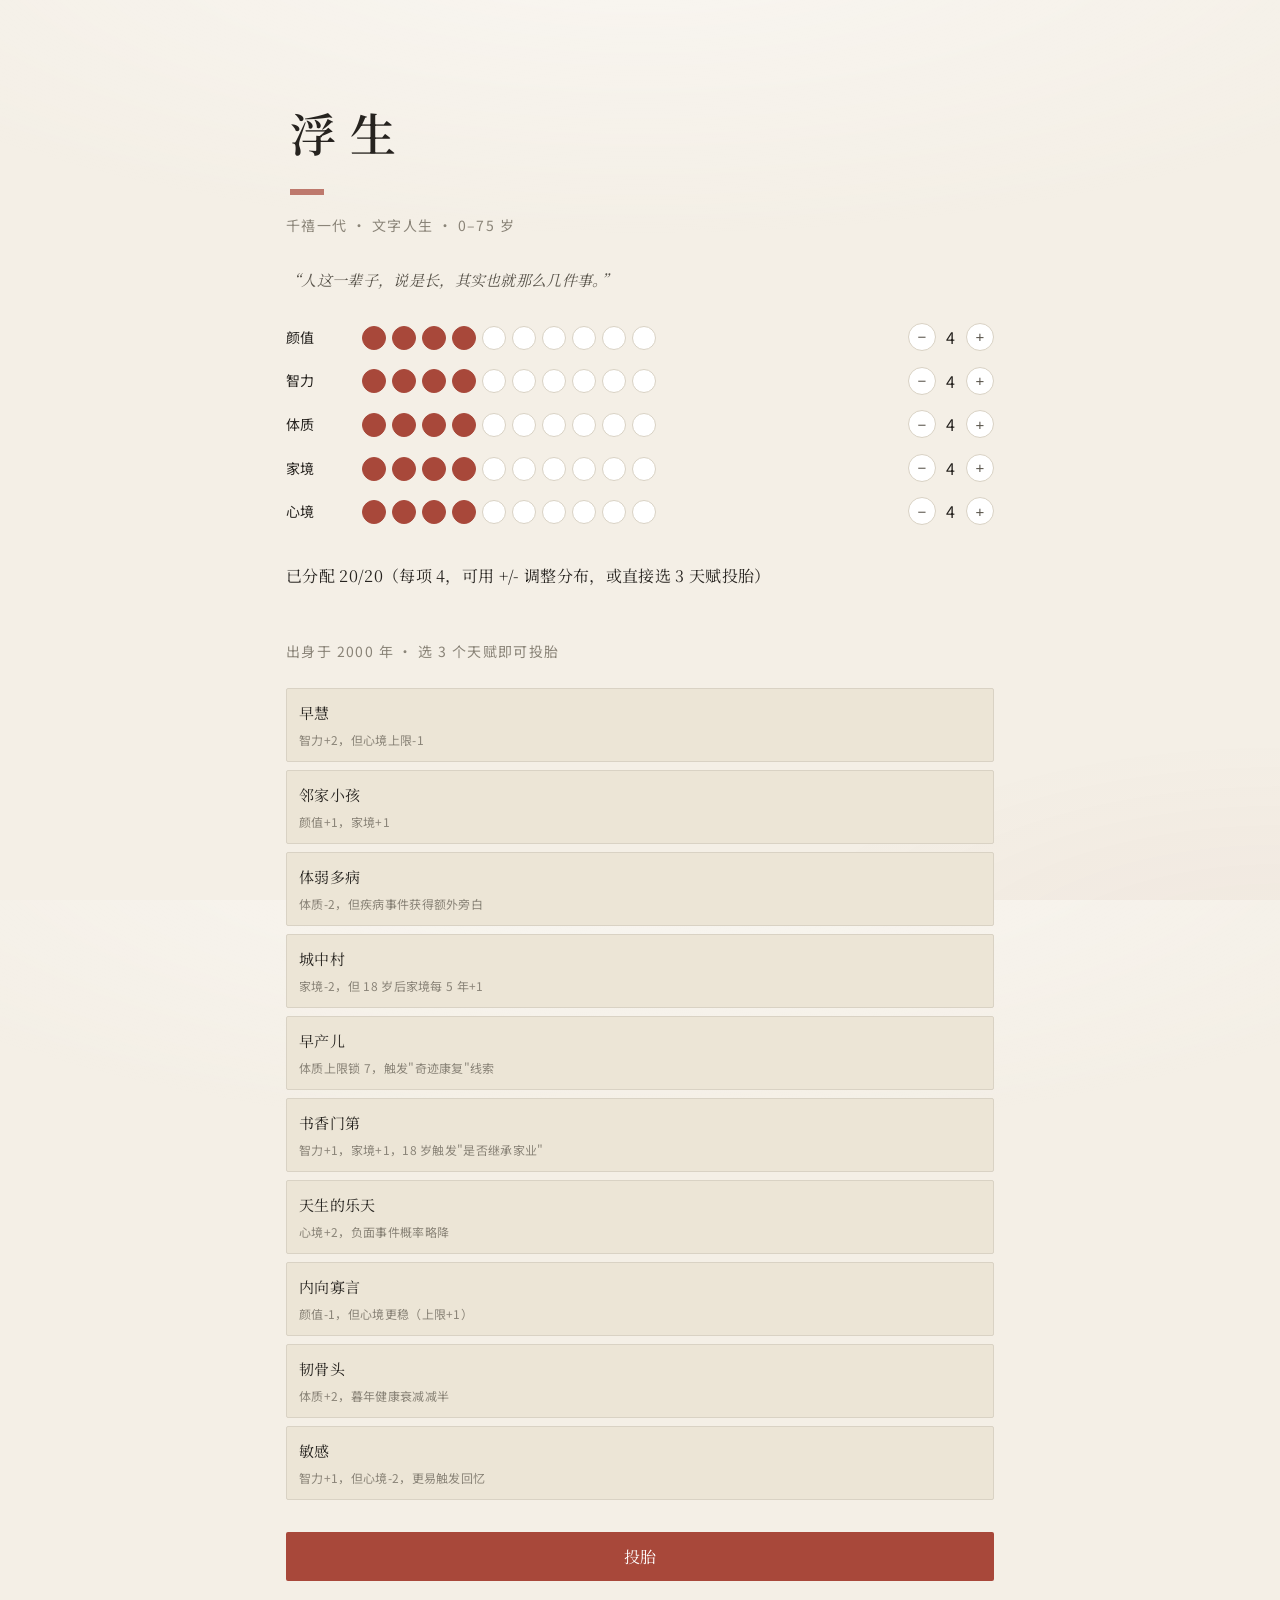
<file: fusheng/index.html>
<!DOCTYPE html>
<html lang="zh-CN">
<head>
<meta charset="UTF-8" />
<meta name="viewport" content="width=device-width, initial-scale=1.0, viewport-fit=cover" />
<title>浮生 · 一周文字人生</title>
<meta name="description" content="以周为节奏、用克制旁白还原普通人一生的文字模拟。" />
<link rel="preconnect" href="https://fonts.googleapis.com" />
<link rel="preconnect" href="https://fonts.gstatic.com" crossorigin />
<link href="https://fonts.googleapis.com/css2?family=Noto+Serif+SC:wght@400;500;600&family=Noto+Sans+SC:wght@400;500&display=swap" rel="stylesheet" />
<link rel="stylesheet" href="./style.css" />
</head>
<body>
<div id="app">
  <!-- 顶部状态条 -->
  <header class="topbar" id="topbar" hidden>
    <div class="topbar-left">
      <span class="age-tag" id="ageTag">0 岁</span>
      <span class="stage-tag" id="stageTag">婴幼</span>
    </div>
    <div class="topbar-right">
      <button class="ghost-btn" id="menuBtn" title="菜单">≡</button>
    </div>
  </header>

  <!-- 旁白与选项主区 -->
  <main class="stage" id="stage">
    <!-- 开局屏 / 游戏屏 / 结局屏 由 ui.js 注入 -->
  </main>

  <!-- 属性面板（可折叠） -->
  <section class="attrs-panel" id="attrsPanel" hidden>
    <div class="attrs-grid" id="attrsGrid"></div>
    <div class="mood-hint" id="moodHint"></div>
    <div class="talents-row" id="talentsRow"></div>
  </section>

  <!-- 菜单浮层 -->
  <div class="overlay" id="menuOverlay" hidden>
    <div class="sheet">
      <h3>浮生</h3>
      <button class="menu-item" data-act="timeline">一生时间轴</button>
      <button class="menu-item" data-act="attrs">显示 / 隐藏属性</button>
      <button class="menu-item" data-act="fastforward">快进过场：关</button>
      <button class="menu-item" data-act="save">保存进度</button>
      <button class="menu-item" data-act="restart">重新投胎</button>
      <button class="menu-item" data-act="aiConfig">AI 接入设置</button>
      <button class="menu-item close" data-act="close">合上</button>
    </div>
  </div>

  <!-- 时间轴浮层 -->
  <div class="overlay" id="timelineOverlay" hidden>
    <div class="sheet wide">
      <h3>一生时间轴</h3>
      <div class="timeline" id="timelineList"></div>
      <button class="menu-item close" data-act="closeTimeline">合上</button>
    </div>
  </div>

  <!-- AI 接入浮层 -->
  <div class="overlay" id="aiOverlay" hidden>
    <div class="sheet">
      <h3>AI 接入设置</h3>
      <p class="ai-tip">引擎默认走规则文案。接入大模型后，旁白、选项与结局将由 AI 依据玩家意图与一生轨迹动态生成，而非固定模板触发。</p>
      <label class="field">
        <span>API 地址</span>
        <input type="text" id="aiEndpoint" placeholder="https://your-llm/chat/completions" />
      </label>
      <label class="field">
        <span>API Key</span>
        <input type="password" id="aiKey" placeholder="sk-..." />
      </label>
      <label class="field">
        <span>模型名</span>
        <input type="text" id="aiModel" placeholder="gpt-4o-mini / glm-4-flash ..." />
      </label>
      <label class="field row">
        <input type="checkbox" id="aiEnabled" />
        <span>启用 AI 内容生成（兜底走规则）</span>
      </label>
      <div class="ai-actions">
        <button class="solid-btn" id="aiSaveBtn">保存设置</button>
        <button class="menu-item close" data-act="closeAi">合上</button>
      </div>
      <p class="ai-status" id="aiStatus"></p>
    </div>
  </div>

  <!-- AI 正在思考提示 -->
  <div class="thinking" id="thinking" hidden>
    <span class="dot"></span><span class="dot"></span><span class="dot"></span>
    <em id="thinkingText">正在为你这一刻落笔</em>
  </div>

  <!-- 选择后属性变化浮动提示 -->
  <div class="delta-toast" id="deltaToast" hidden></div>
</div>

<script type="module" src="./js/main.js"></script>
</body>
</html>
</file>
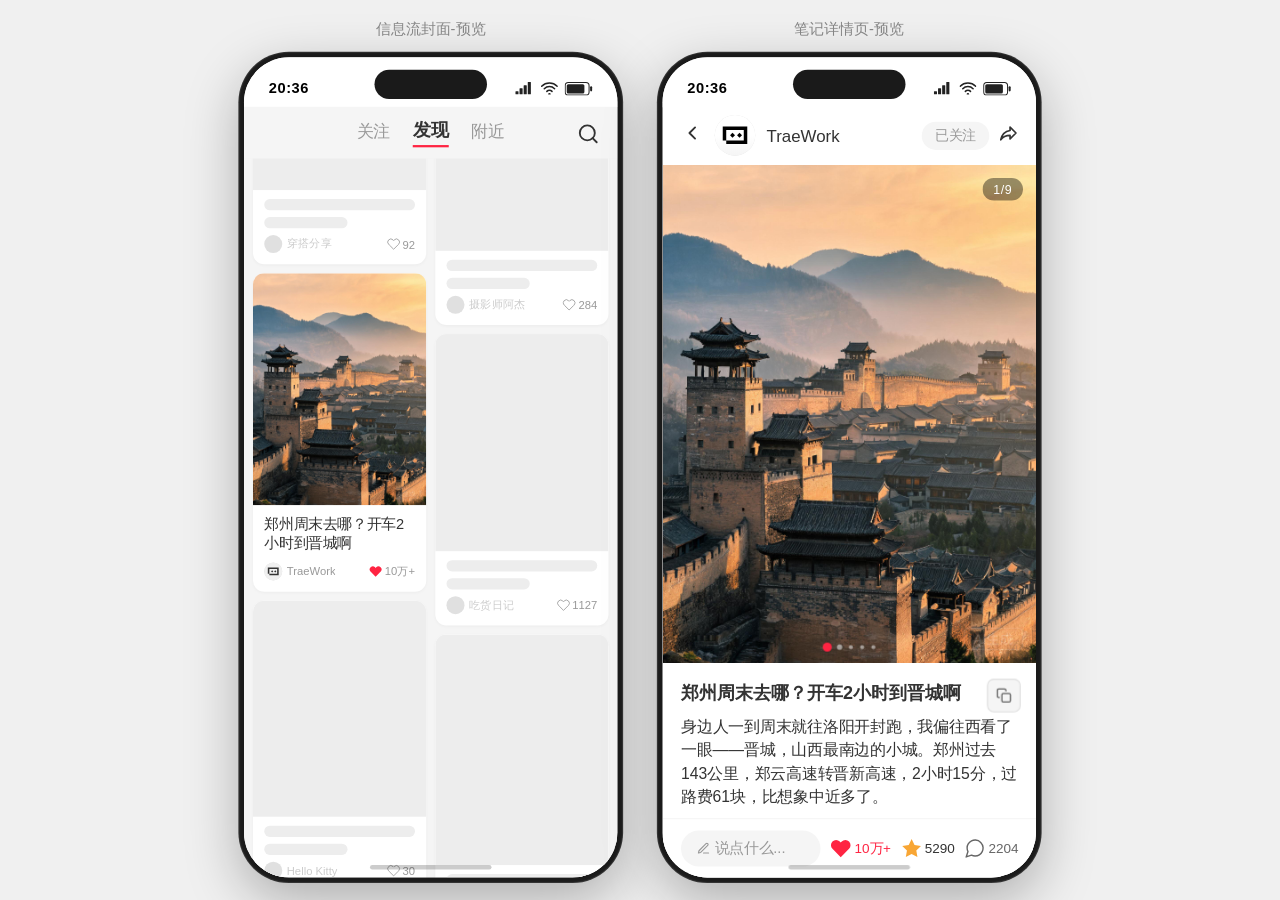
<file: zhengzhou-jincheng-weekend/index.html>
<!-- Generated by Trae Work -->
<!DOCTYPE html>
<html lang="zh-CN">
<head>
<meta charset="UTF-8">
<meta name="viewport" content="width=device-width, initial-scale=1.0">
<title>小红书笔记 - 手机预览</title>
<style>
* { margin: 0; padding: 0; box-sizing: border-box; }
body {
  font-family: -apple-system, BlinkMacSystemFont, "SF Pro Text", "Helvetica Neue", sans-serif;
  background: #f0f0f0;
  display: flex;
  flex-direction: column;
  align-items: center;
  justify-content: center;
  min-height: 100vh;
}

/* Tab 切换栏（窄屏专用） */
.tab-bar {
  display: none;
  gap: 0;
  margin-bottom: 12px;
  border-radius: 8px;
  overflow: hidden;
  border: 1px solid #ddd;
  background: #fff;
}
.tab-btn {
  padding: 8px 18px;
  font-size: 13px;
  font-weight: 500;
  color: #666;
  background: #fff;
  border: none;
  cursor: pointer;
  transition: all 0.15s;
}
.tab-btn.active {
  background: #333;
  color: #fff;
}

/* 双手机并排舞台 */
.preview-stage {
  display: flex;
  align-items: flex-start;
  justify-content: center;
  gap: 32px;
}
.phone-block {
  display: flex;
  flex-direction: column;
  align-items: center;
  gap: 12px;
}
.phone-label {
  font-size: 13px;
  font-weight: 500;
  color: #888;
  letter-spacing: 0.3px;
}

/* 手机外壳（细边框） */
.phone-frame {
  position: relative;
  width: 340px;
  height: 737px;
  border-radius: 44px;
  background: #1a1a1a;
  padding: 4px;
  box-shadow:
    0 0 0 1px #333,
    0 16px 48px rgba(0,0,0,0.28),
    inset 0 0 4px rgba(255,255,255,0.05);
}

/* 屏幕区域 */
.phone-screen {
  width: 100%;
  height: 100%;
  border-radius: 40px;
  overflow: hidden;
  position: relative;
  background: #fff;
  display: flex;
  flex-direction: column;
}

/* 状态栏 */
.status-bar {
  position: relative;
  z-index: 200;
  display: flex;
  align-items: center;
  justify-content: space-between;
  padding: 11px 22px 0 22px;
  height: 44px;
  flex-shrink: 0;
  background: #fff;
  margin-bottom: -1px;
}
.status-bar-left {
  font-size: 13px;
  font-weight: 600;
  letter-spacing: 0.5px;
}
.status-bar-center {
  position: absolute;
  left: 50%;
  transform: translateX(-50%);
  top: 11px;
  width: 100px;
  height: 26px;
  background: #1a1a1a;
  border-radius: 16px;
}
.status-bar-right {
  display: flex;
  align-items: center;
  gap: 6px;
}
.status-bar-right svg {
  display: block;
}

/* 内嵌 iframe */
.phone-content {
  flex: 1;
  overflow: hidden;
}
.phone-content iframe {
  width: 100%;
  height: 100%;
  border: none;
  scrollbar-width: none;
}
.phone-content iframe::-webkit-scrollbar { display: none; }

/* 底部横条 */
.phone-home-indicator {
  position: absolute;
  bottom: 7px;
  left: 50%;
  transform: translateX(-50%);
  width: 108px;
  height: 4px;
  background: rgba(0,0,0,0.2);
  border-radius: 3px;
  z-index: 200;
}

/* 窄屏响应式：Tab 切换模式 */
@media (max-width: 700px) {
  .tab-bar {
    display: flex;
  }
  .preview-stage {
    transform: none !important;
    flex-direction: column;
    align-items: center;
    gap: 0;
  }
  .phone-block {
    max-width: 340px;
    width: 100%;
  }
  .phone-block.hidden {
    display: none;
  }
  .phone-label {
    display: none;
  }
}
</style>
</head>
<body>

<!-- 窄屏 Tab 切换按钮 -->
<div class="tab-bar">
  <button class="tab-btn active" data-target="feed" onclick="switchTab('feed')">信息流封面</button>
  <button class="tab-btn" data-target="detail" onclick="switchTab('detail')">笔记详情页</button>
</div>

<div class="preview-stage">

  <!-- 左侧：信息流瀑布流预览 -->
  <div class="phone-block" id="block-feed">
    <div class="phone-label">信息流封面-预览</div>
    <div class="phone-frame">
      <div class="phone-screen">
        <div class="status-bar">
          <div class="status-bar-left">20:36</div>
          <div class="status-bar-center"></div>
          <div class="status-bar-right">
            <svg width="17" height="11" viewBox="0 0 18 12">
              <rect x="0" y="9" width="3" height="3" rx="0.5" fill="#222"/>
              <rect x="4" y="6" width="3" height="6" rx="0.5" fill="#222"/>
              <rect x="8" y="3" width="3" height="9" rx="0.5" fill="#222"/>
              <rect x="12" y="0" width="3" height="12" rx="0.5" fill="#222"/>
            </svg>
            <svg width="15" height="11" viewBox="0 0 16 12" fill="none">
              <path d="M8 10.5a1.25 1.25 0 1 0 0 2.5 1.25 1.25 0 0 0 0-2.5z" fill="#222"/>
              <path d="M5.5 9a3.5 3.5 0 0 1 5 0" stroke="#222" stroke-width="1.5" stroke-linecap="round"/>
              <path d="M3 6.5a7 7 0 0 1 10 0" stroke="#222" stroke-width="1.5" stroke-linecap="round"/>
              <path d="M0.5 4a10.5 10.5 0 0 1 15 0" stroke="#222" stroke-width="1.5" stroke-linecap="round"/>
            </svg>
            <svg width="25" height="12" viewBox="0 0 27 13">
              <rect x="0.5" y="0.5" width="23" height="12" rx="3" stroke="#222" stroke-width="1" fill="none"/>
              <rect x="24.5" y="4" width="2" height="5" rx="1" fill="#222"/>
              <rect x="2" y="2" width="17" height="9" rx="1.5" fill="#222"/>
            </svg>
          </div>
        </div>
        <div class="phone-content">
          <iframe src="post/rednote-post.html?view=feed"></iframe>
        </div>
        <div class="phone-home-indicator"></div>
      </div>
    </div>
  </div>

  <!-- 右侧：笔记详情页 -->
  <div class="phone-block" id="block-detail">
    <div class="phone-label">笔记详情页-预览</div>
    <div class="phone-frame">
      <div class="phone-screen">
        <div class="status-bar">
          <div class="status-bar-left">20:36</div>
          <div class="status-bar-center"></div>
          <div class="status-bar-right">
            <svg width="17" height="11" viewBox="0 0 18 12">
              <rect x="0" y="9" width="3" height="3" rx="0.5" fill="#222"/>
              <rect x="4" y="6" width="3" height="6" rx="0.5" fill="#222"/>
              <rect x="8" y="3" width="3" height="9" rx="0.5" fill="#222"/>
              <rect x="12" y="0" width="3" height="12" rx="0.5" fill="#222"/>
            </svg>
            <svg width="15" height="11" viewBox="0 0 16 12" fill="none">
              <path d="M8 10.5a1.25 1.25 0 1 0 0 2.5 1.25 1.25 0 0 0 0-2.5z" fill="#222"/>
              <path d="M5.5 9a3.5 3.5 0 0 1 5 0" stroke="#222" stroke-width="1.5" stroke-linecap="round"/>
              <path d="M3 6.5a7 7 0 0 1 10 0" stroke="#222" stroke-width="1.5" stroke-linecap="round"/>
              <path d="M0.5 4a10.5 10.5 0 0 1 15 0" stroke="#222" stroke-width="1.5" stroke-linecap="round"/>
            </svg>
            <svg width="25" height="12" viewBox="0 0 27 13">
              <rect x="0.5" y="0.5" width="23" height="12" rx="3" stroke="#222" stroke-width="1" fill="none"/>
              <rect x="24.5" y="4" width="2" height="5" rx="1" fill="#222"/>
              <rect x="2" y="2" width="17" height="9" rx="1.5" fill="#222"/>
            </svg>
          </div>
        </div>
        <div class="phone-content">
          <iframe src="post/rednote-post.html"></iframe>
        </div>
        <div class="phone-home-indicator"></div>
      </div>
    </div>
  </div>

</div>

<script>
// 缩放逻辑（宽屏保持）
(function() {
  var stage = document.querySelector('.preview-stage');
  var REF_W = 750;
  var REF_H = 800;
  function fit() {
    if (window.innerWidth <= 700) {
      stage.style.transform = '';
      return;
    }
    var sw = window.innerWidth / REF_W;
    var sh = window.innerHeight / REF_H;
    var s = Math.min(sw, sh, 1.3);
    stage.style.transform = 'scale(' + s + ')';
  }
  stage.style.transformOrigin = 'center center';
  fit();
  window.addEventListener('resize', fit);
})();

// Tab 切换逻辑（窄屏）
function switchTab(target) {
  document.querySelectorAll('.tab-btn').forEach(btn => {
    btn.classList.toggle('active', btn.dataset.target === target);
  });
  document.getElementById('block-feed').classList.toggle('hidden', target !== 'feed');
  document.getElementById('block-detail').classList.toggle('hidden', target !== 'detail');
}

// 监听来自 iframe 的消息
window.addEventListener('message', (e) => {
  if (e.data === 'switchToDetail') {
    switchTab('detail');
  }
  if (e.data === 'switchToFeed') {
    switchTab('feed');
  }
});

// 初始化：窄屏默认显示信息流
if (window.innerWidth <= 700) {
  switchTab('feed');
}

// 窗口 resize 时恢复宽屏双列
window.addEventListener('resize', () => {
  if (window.innerWidth > 700) {
    document.getElementById('block-feed').classList.remove('hidden');
    document.getElementById('block-detail').classList.remove('hidden');
  } else {
    const active = document.querySelector('.tab-btn.active');
    if (active) switchTab(active.dataset.target);
  }
});
</script>
</body>
</html>
</file>
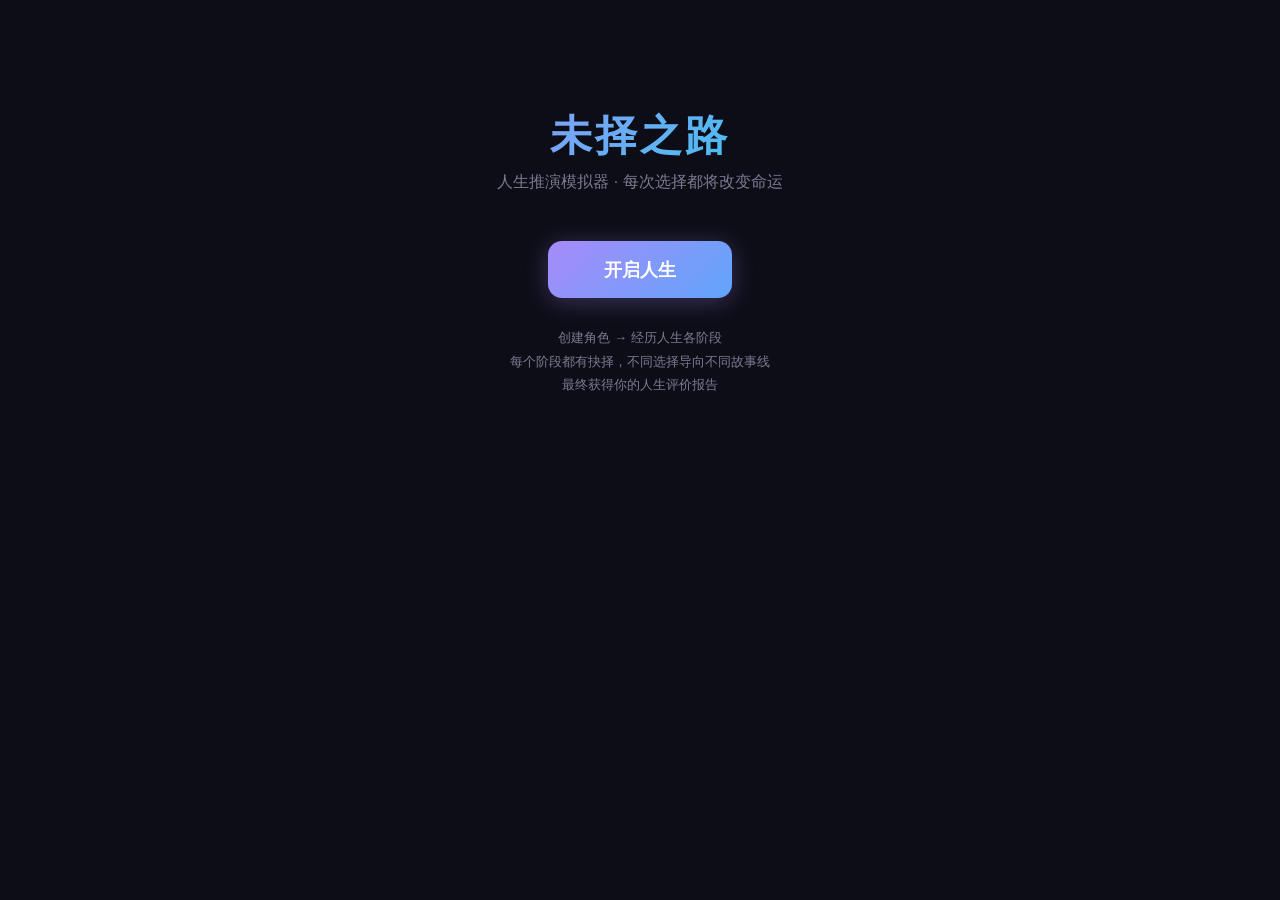
<file: life-choices.html>
<!DOCTYPE html>
<html lang="zh-CN">
<head>
<meta charset="UTF-8">
<meta name="viewport" content="width=device-width, initial-scale=1.0, maximum-scale=1.0, user-scalable=no">
<title>未择之路 · 人生推演模拟器</title>
<style>
:root {
  --bg-0: #0d0d17;
  --bg-1: #15152235;
  --card: rgba(255,255,255,0.05);
  --card-hover: rgba(255,255,255,0.1);
  --border: rgba(255,255,255,0.08);
  --text: #e8e8f0;
  --text-dim: #7a7a92;
  --gold: #fbbf24;
  --purple: #a78bfa;
  --blue: #60a5fa;
  --green: #4ade80;
  --red: #f87171;
  --orange: #fb923c;
  --pink: #f472b6;
  --cyan: #22d3ee;
  --radius: 20px;
}
* { margin:0; padding:0; box-sizing:border-box; -webkit-tap-highlight-color: transparent; }
html { scroll-behavior: smooth; }
body {
  font-family: -apple-system, BlinkMacSystemFont, 'PingFang SC', 'Microsoft YaHei', sans-serif;
  background: var(--bg-0);
  color: var(--text);
  min-height: 100vh;
  overflow-x: hidden;
  -webkit-font-smoothing: antialiased;
}
#app { min-height: 100vh; display: flex; justify-content: center; }
.screen { display: none; width: 100%; max-width: 580px; padding: 20px 16px; }
.screen.active { display: block; animation: fadeUp 0.5s ease; }
@keyframes fadeUp { from { opacity: 0; transform: translateY(20px); } to { opacity: 1; transform: translateY(0); } }
@keyframes slideIn { from { opacity: 0; transform: translateX(30px); } to { opacity: 1; transform: translateX(0); } }
@keyframes pulse { 0%,100% { transform: scale(1); } 50% { transform: scale(1.02); } }
@keyframes shimmer { 0% { background-position: -200% 0; } 100% { background-position: 200% 0; } }

/* ====== Title Screen ====== */
#screen-title { text-align: center; padding-top: 12vh; }
.logo {
  font-size: 2.6em; font-weight: 900;
  background: linear-gradient(135deg, var(--purple), var(--cyan));
  -webkit-background-clip: text; -webkit-text-fill-color: transparent;
  margin-bottom: 8px; letter-spacing: 3px;
}
.tagline { color: var(--text-dim); font-size: 1em; margin-bottom: 48px; }
.btn-primary {
  display: inline-block; padding: 16px 56px;
  background: linear-gradient(135deg, var(--purple), var(--blue));
  color: #fff; font-size: 1.15em; font-weight: 700;
  border: none; border-radius: 14px; cursor: pointer;
  transition: all 0.3s; box-shadow: 0 4px 24px rgba(167,139,250,0.3);
}
.btn-primary:hover { transform: translateY(-2px); box-shadow: 0 8px 32px rgba(167,139,250,0.4); }
.btn-primary:active { transform: scale(0.98); }
.tips { color: var(--text-dim); font-size: 0.82em; margin-top: 28px; line-height: 1.8; }

/* ====== Character Creation ====== */
.section-header { text-align: center; margin-bottom: 24px; }
.section-header h2 { font-size: 1.4em; font-weight: 700; margin-bottom: 4px; }
.section-header p { color: var(--text-dim); font-size: 0.85em; }

.form-group { margin-bottom: 20px; }
.form-label { font-size: 0.85em; color: var(--text-dim); margin-bottom: 8px; display: block; }
.form-input {
  width: 100%; padding: 14px 16px; border-radius: 12px;
  background: var(--card); border: 1px solid var(--border);
  color: var(--text); font-size: 1em; transition: border-color 0.2s;
}
.form-input:focus { outline: none; border-color: var(--purple); }
.option-grid { display: grid; grid-template-columns: repeat(2, 1fr); gap: 8px; }
.option-grid.cols-3 { grid-template-columns: repeat(3, 1fr); }
.option-btn {
  padding: 12px 8px; text-align: center; border-radius: 10px;
  background: var(--card); border: 2px solid var(--border);
  color: var(--text); font-size: 0.88em; cursor: pointer;
  transition: all 0.2s;
}
.option-btn:hover { border-color: var(--purple); background: var(--card-hover); }
.option-btn.selected { border-color: var(--purple); background: rgba(167,139,250,0.12); color: var(--purple); }
.option-btn:active { transform: scale(0.97); }

.mbti-grid { display: grid; grid-template-columns: repeat(2, 1fr); gap: 10px; }
.mbti-pair { display: flex; gap: 6px; }
.mbti-btn {
  flex: 1; padding: 14px 8px; text-align: center; border-radius: 10px;
  background: var(--card); border: 2px solid var(--border);
  color: var(--text-dim); font-size: 0.85em; cursor: pointer; transition: all 0.2s;
}
.mbti-btn .letter { font-size: 1.4em; font-weight: 800; display: block; }
.mbti-btn .desc { font-size: 0.72em; margin-top: 2px; }
.mbti-btn.selected { border-color: var(--cyan); background: rgba(34,211,238,0.1); color: var(--cyan); }
.mbti-result { text-align: center; padding: 10px; color: var(--cyan); font-weight: 700; font-size: 1.1em; }

/* ====== Game Screen ====== */
#screen-game { padding-top: 12px; }
.game-topbar {
  display: flex; justify-content: space-between; align-items: center;
  margin-bottom: 14px; padding: 10px 14px; border-radius: 12px;
  background: var(--card); border: 1px solid var(--border);
}
.game-topbar .phase { font-weight: 700; font-size: 0.95em; }
.game-topbar .phase .age { color: var(--purple); }
.game-topbar .menu-btn { background: none; border: none; color: var(--text-dim); font-size: 1.2em; cursor: pointer; }

.stat-bar { display: flex; gap: 6px; margin-bottom: 14px; }
.stat-pill {
  flex: 1; text-align: center; padding: 8px 4px; border-radius: 10px;
  background: var(--card); border: 1px solid var(--border);
}
.stat-pill .sp-label { font-size: 0.65em; color: var(--text-dim); }
.stat-pill .sp-val { font-size: 1.1em; font-weight: 700; }
.stat-pill .sp-val.up { color: var(--green); }
.stat-pill .sp-val.down { color: var(--red); }

.scenario-card {
  padding: 24px 20px; border-radius: 16px;
  background: var(--card); border: 1px solid var(--border);
  margin-bottom: 16px; animation: slideIn 0.5s ease;
}
.scenario-card .scene-img { font-size: 2.5em; text-align: center; margin-bottom: 12px; }
.scenario-card .scene-phase {
  text-align: center; color: var(--purple); font-size: 0.8em;
  font-weight: 600; margin-bottom: 8px; letter-spacing: 1px;
}
.scenario-card .scene-text {
  font-size: 0.95em; line-height: 1.8; color: var(--text);
  margin-bottom: 4px;
}

.feedback-box {
  padding: 14px 16px; border-radius: 12px; margin-bottom: 14px;
  background: rgba(167,139,250,0.06); border-left: 3px solid var(--purple);
  font-size: 0.88em; line-height: 1.6; color: var(--text);
  animation: slideIn 0.4s ease;
}

.choices { display: flex; flex-direction: column; gap: 10px; }
.choice-btn {
  padding: 16px 18px; text-align: left; border-radius: 14px;
  background: var(--card); border: 2px solid var(--border);
  color: var(--text); font-size: 0.95em; cursor: pointer;
  transition: all 0.25s; line-height: 1.5;
  display: flex; align-items: flex-start; gap: 12px;
}
.choice-btn:hover { border-color: var(--purple); background: var(--card-hover); transform: translateX(4px); }
.choice-btn:active { transform: scale(0.98); }
.choice-btn .choice-num {
  width: 28px; height: 28px; border-radius: 8px;
  background: rgba(167,139,250,0.15); color: var(--purple);
  display: flex; align-items: center; justify-content: center;
  font-size: 0.8em; font-weight: 700; flex-shrink: 0;
}
.choice-btn .choice-text { flex: 1; }

.loading-overlay {
  text-align: center; padding: 40px;
}
.loading-overlay .spinner {
  width: 48px; height: 48px; border: 3px solid var(--border);
  border-top-color: var(--purple); border-radius: 50%;
  animation: spin 0.8s linear infinite; margin: 0 auto 16px;
}
@keyframes spin { to { transform: rotate(360deg); } }
.loading-overlay .loading-text { color: var(--text-dim); font-size: 0.9em; }

/* ====== History Drawer ====== */
.history-drawer {
  position: fixed; top: 0; right: -100%; width: 85%; max-width: 400px;
  height: 100%; background: var(--bg-0); border-left: 1px solid var(--border);
  z-index: 200; transition: right 0.3s ease; overflow-y: auto; padding: 16px;
}
.history-drawer.open { right: 0; }
.history-overlay {
  position: fixed; top: 0; left: 0; width: 100%; height: 100%;
  background: rgba(0,0,0,0.6); z-index: 199; display: none;
}
.history-overlay.show { display: block; }
.history-item {
  padding: 14px; border-radius: 12px; background: var(--card);
  margin-bottom: 10px; border-left: 3px solid var(--blue);
}
.history-item .hi-phase { color: var(--purple); font-size: 0.8em; font-weight: 600; margin-bottom: 4px; }
.history-item .hi-scene { font-size: 0.85em; color: var(--text-dim); margin-bottom: 6px; line-height: 1.4; }
.history-item .hi-choice {
  font-size: 0.85em; padding: 6px 10px; border-radius: 8px;
  background: rgba(167,139,250,0.08); color: var(--purple);
}
.drawer-header {
  display: flex; justify-content: space-between; align-items: center;
  margin-bottom: 16px; padding-bottom: 12px; border-bottom: 1px solid var(--border);
}
.drawer-header h3 { font-size: 1.1em; }
.drawer-close { background: none; border: none; color: var(--text-dim); font-size: 1.4em; cursor: pointer; }

/* ====== Ending Screen ====== */
#screen-ending { text-align: center; padding-top: 6vh; }
.ending-score {
  font-size: 5em; font-weight: 900;
  background: linear-gradient(135deg, var(--gold), var(--purple));
  -webkit-background-clip: text; -webkit-text-fill-color: transparent;
  margin-bottom: 4px;
}
.ending-title { font-size: 1.6em; font-weight: 700; margin-bottom: 8px; }
.ending-summary {
  color: var(--text); font-size: 0.92em; line-height: 1.7;
  margin-bottom: 24px; padding: 16px 20px; border-radius: 14px;
  background: var(--card); border: 1px solid var(--border);
  text-align: left;
}
.ending-timeline {
  margin-bottom: 24px; text-align: left;
}
.ending-timeline h3 { font-size: 1em; margin-bottom: 12px; }
.timeline-item {
  padding: 10px 14px; border-radius: 10px; background: var(--card);
  margin-bottom: 6px; border-left: 3px solid var(--purple);
  font-size: 0.85em; line-height: 1.5;
}
.timeline-item .tl-phase { color: var(--purple); font-weight: 600; font-size: 0.8em; }
.ending-advice {
  padding: 16px 20px; border-radius: 14px; margin-bottom: 24px;
  background: rgba(74,222,128,0.06); border: 1px solid rgba(74,222,128,0.15);
  text-align: left; font-size: 0.9em; line-height: 1.7; color: var(--text);
}
.ending-advice .advice-label { color: var(--green); font-weight: 700; margin-bottom: 4px; }

/* ====== Common ====== */
.fade-out { animation: fadeOut 0.3s ease forwards; }
@keyframes fadeOut { to { opacity: 0; } }
</style>
</head>
<body>
<div id="app">

<!-- ====== Title Screen ====== -->
<div id="screen-title" class="screen active">
  <div class="logo">未择之路</div>
  <p class="tagline">人生推演模拟器 · 每次选择都将改变命运</p>
  <button class="btn-primary" onclick="startGame()">开启人生</button>
  <div class="tips">
    创建角色 → 经历人生各阶段<br>
    每个阶段都有抉择，不同选择导向不同故事线<br>
    最终获得你的人生评价报告
  </div>
</div>

<!-- ====== Character Creation Screen ====== -->
<div id="screen-create" class="screen">
  <div class="section-header">
    <h2>角色创建</h2>
    <p>你的背景和性格将影响人生轨迹</p>
  </div>
  <div class="form-group">
    <label class="form-label">姓名</label>
    <input class="form-input" id="char-name" placeholder="输入你的名字" maxlength="8">
  </div>
  <div class="form-group">
    <label class="form-label">性别</label>
    <div class="option-grid">
      <div class="option-btn" data-field="gender" data-val="male" onclick="selectOption(this)">男</div>
      <div class="option-btn" data-field="gender" data-val="female" onclick="selectOption(this)">女</div>
    </div>
  </div>
  <div class="form-group">
    <label class="form-label">家庭背景</label>
    <div class="option-grid">
      <div class="option-btn" data-field="bg" data-val="rich" onclick="selectOption(this)">富裕家庭</div>
      <div class="option-btn" data-field="bg" data-val="mid" onclick="selectOption(this)">中产家庭</div>
      <div class="option-btn" data-field="bg" data-val="work" onclick="selectOption(this)">工薪家庭</div>
      <div class="option-btn" data-field="bg" data-val="poor" onclick="selectOption(this)">贫困家庭</div>
    </div>
  </div>
  <div class="form-group">
    <label class="form-label">性格倾向 (MBTI)</label>
    <div class="mbti-grid" id="mbti-grid"></div>
    <div class="mbti-result" id="mbti-result" style="display:none"></div>
  </div>
  <div class="form-group">
    <label class="form-label">特长技能</label>
    <div class="option-grid cols-3">
      <div class="option-btn" data-field="skill" data-val="study" onclick="selectOption(this)">学习</div>
      <div class="option-btn" data-field="skill" data-val="sport" onclick="selectOption(this)">运动</div>
      <div class="option-btn" data-field="skill" data-val="art" onclick="selectOption(this)">艺术</div>
      <div class="option-btn" data-field="skill" data-val="tech" onclick="selectOption(this)">技术</div>
      <div class="option-btn" data-field="skill" data-val="social" onclick="selectOption(this)">社交</div>
      <div class="option-btn" data-field="skill" data-val="biz" onclick="selectOption(this)">商业</div>
    </div>
  </div>
  <button class="btn-primary" style="width:100%; margin-top:8px" onclick="confirmCharacter()">开始推演</button>
</div>

<!-- ====== Game Screen ====== -->
<div id="screen-game" class="screen">
  <div class="game-topbar">
    <div class="phase"><span id="game-phase">幼年</span> · <span class="age" id="game-age">0</span>岁</div>
    <button class="menu-btn" onclick="toggleHistory()">☰</button>
  </div>
  <div class="stat-bar" id="stat-bar"></div>
  <div id="game-content"></div>
</div>

<!-- ====== Ending Screen ====== -->
<div id="screen-ending" class="screen">
  <div class="ending-score" id="ending-score">--</div>
  <h2 class="ending-title" id="ending-title">人生推演完成</h2>
  <div class="ending-summary" id="ending-summary"></div>
  <div class="ending-timeline" id="ending-timeline"></div>
  <div class="ending-advice" id="ending-advice"></div>
  <button class="btn-primary" onclick="location.reload()">再推演一次</button>
</div>

</div>

<!-- History Drawer -->
<div class="history-overlay" id="history-overlay" onclick="toggleHistory()"></div>
<div class="history-drawer" id="history-drawer">
  <div class="drawer-header">
    <h3>人生履历</h3>
    <button class="drawer-close" onclick="toggleHistory()">✕</button>
  </div>
  <div id="history-list"></div>
</div>

<script>
// ============================================================
// 游戏状态
// ============================================================
let state = null;

function initState() {
  state = {
    name: '',
    gender: '',
    bg: '',
    mbti: '',
    skill: '',
    // Attributes
    intel: 5, charm: 5, health: 5, happy: 50, money: 0, social: 5,
    // Path flags
    flags: {},
    // Progress
    stageIdx: 0,
    currentScenario: null,
    history: [],
    // Meta
    alive: true,
  };
}

// ============================================================
// 场景数据
// 每个场景: { id, stage, phase, age, emoji, text, require(flag), choices: [{text, effects, set, next}] }
// ============================================================
const SCENARIOS = [
  // ====== 阶段1: 出生与幼年 (0-6岁) ======
  {
    id: 'birth', stage: '幼年', phase: '出生', age: 0, emoji: '👶',
    text: '你来到了这个世界。你的家庭{bg_text}，父母对你充满了期望。第一声啼哭响彻产房，你的故事就此开始。',
    bgText: { rich:'条件优渥', mid:'小康温馨', work:'普通踏实', poor:'拮据困顿' },
    choices: [
      { text: '天生爱哭，嗓门洪亮', effects:{health:1, charm:-1}, set:{baby:'loud'}, next:'kid1' },
      { text: '安静乖巧，不哭不闹', effects:{charm:1, health:-1}, set:{baby:'quiet'}, next:'kid1' },
      { text: '活泼好动，精力旺盛', effects:{health:2}, set:{baby:'active'}, next:'kid1' },
    ]
  },
  {
    id: 'kid1', stage: '幼年', phase: '幼年', age: 3, emoji: '🧒',
    text: '三岁了，你开始上幼儿园。老师说你{kid_trait}，和其他小朋友相处得{kid_social}。',
    kidTrait: { loud:'嗓门大、爱闹腾', quiet:'文静懂事、不惹事', active:'精力充沛、跑个不停' },
    kidSocial: { loud:'偶尔会抢玩具', quiet:'但不太合群', active:'是孩子王' },
    choices: [
      { text: '主动和小朋友分享玩具', effects:{social:2, charm:1}, set:{kid:'share'}, next:'kid2' },
      { text: '独自玩积木，沉浸自己的世界', effects:{intel:2, social:-1}, set:{kid:'solo'}, next:'kid2' },
      { text: '带头玩游戏，当小领袖', effects:{charm:2, social:1}, set:{kid:'leader'}, next:'kid2' },
    ]
  },
  {
    id: 'kid2', stage: '幼年', phase: '幼年', age: 5, emoji: '🎨',
    text: '五岁了，父母考虑给你报兴趣班。你的家庭{bg_extra}。',
    bgExtra: { rich:'不差钱，什么都想让你学', mid:'挑了个性价比高的', work:'精打细算选了一个', poor:'勉强凑出一个班的钱' },
    choices: [
      { text: '学钢琴/绘画等艺术类', effects:{charm:2, intel:1}, set:{talent:'art'}, next:'primary' },
      { text: '学跆拳道/游泳等运动类', effects:{health:2, charm:1}, set:{talent:'sport'}, next:'primary' },
      { text: '学少儿编程/数学等益智类', effects:{intel:3}, set:{talent:'study'}, next:'primary' },
      { text: '什么都不学，自由玩耍', effects:{happy:3, social:1}, set:{talent:'free'}, next:'primary' },
    ]
  },

  // ====== 阶段2: 小学 (7-12岁) ======
  {
    id: 'primary', stage: '小学', phase: '小学一年级', age: 7, emoji: '🎒',
    text: '你背上新书包，踏入小学校园。红领巾在胸前飘扬，你对这个新世界充满{primary_feeling}。',
    primaryFeeling: { share:'期待和兴奋', solo:'紧张和不安', leader:'好奇和跃跃欲试' },
    choices: [
      { text: '上课认真听讲，积极举手发言', effects:{intel:2, happy:-1}, set:{study:'diligent'}, next:'primary2' },
      { text: '和同桌聊天，交朋友为主', effects:{social:2, charm:1, intel:-1}, set:{study:'social'}, next:'primary2' },
      { text: '趴在桌上睡觉，对学习没兴趣', effects:{happy:1, intel:-2}, set:{study:'lazy'}, next:'primary2' },
    ]
  },
  {
    id: 'primary2', stage: '小学', phase: '小学四年级', age: 10, emoji: '📚',
    text: '四年级了，班主任对你的评价是：{p2_eval}。班上有个{p2_event}。',
    p2Eval: { diligent:'成绩优异，是老师的得意门生', social:'人缘好，但成绩一般', lazy:'需要多督促，成绩堪忧' },
    p2Event: { diligent:'数学竞赛的选拔机会', social:'班级元旦晚会要出节目', lazy:'沉迷手机游戏的苗头' },
    choices: [
      { text: '抓住机会，全力以赴', effects:{intel:2, happy:-2}, set:{p2:'effort'}, next:'primary3' },
      { text: '量力而行，保持平衡', effects:{intel:1, happy:1}, set:{p2:'balance'}, next:'primary3' },
      { text: '放弃，去做更有趣的事', effects:{happy:3, intel:-1}, set:{p2:'quit'}, next:'primary3' },
    ]
  },
  {
    id: 'primary3', stage: '小学', phase: '小学毕业', age: 12, emoji: '🎓',
    text: '小学毕业了。回顾这六年，你{p3_summary}。即将升入初中，面临新的挑战。',
    p3Summary: { effort:'凭借努力取得了不错的成绩', balance:'平稳度过了小学时光', quit:'虽然开心但学业落下不少' },
    choices: [
      { text: '立志在初中继续努力', effects:{intel:1, happy:1}, set:{will:'strong'}, next:'junior1' },
      { text: '有些迷茫，走一步看一步', effects:{happy:-1}, set:{will:'lost'}, next:'junior1' },
      { text: '不想读书了，想玩', effects:{happy:2, intel:-1}, set:{will:'rebel'}, next:'junior1' },
    ]
  },

  // ====== 阶段3: 初中 (13-15岁) ======
  {
    id: 'junior1', stage: '初中', phase: '初一', age: 13, emoji: '🏫',
    text: '初中生活开始了。课业压力突然变大，你发现{ j1_issue}。同时，你注意到班上有个好看的同学。',
    j1Issue: { strong:'课程难度还能应付', lost:'有点跟不上节奏', rebel:'完全不想学了' },
    choices: [
      { text: '认真学习，暂时不考虑感情', effects:{intel:2, social:-1, happy:-1}, set:{teen:'study'}, next:'junior2' },
      { text: '偷偷注意那个同学，写情书', effects:{charm:1, happy:2, intel:-1}, set:{teen:'crush'}, next:'junior2' },
      { text: '和哥们/闺蜜混在一起，混日子', effects:{social:2, happy:1, intel:-2}, set:{teen:'hang'}, next:'junior2' },
    ]
  },
  {
    id: 'junior2', stage: '初中', phase: '初二', age: 14, emoji: '⚡',
    text: '初二是关键的一年。{j2_situation}青春期让你情绪波动很大。',
    j2Situation: { study:'你保持着好成绩，但压力让你焦虑', crush:'你和那个同学有了互动，心跳加速', hang:'你被带去网吧，开始接触游戏' },
    choices: [
      { text: '坚持自己的路，不被外界干扰', effects:{intel:1, happy:-1, charm:1}, set:{j2:'firm'}, next:'junior3' },
      { text: '放纵一次，试试新鲜事物', effects:{happy:3, intel:-2, health:-1}, set:{j2:'wild'}, next:'junior3' },
      { text: '找一个信任的人倾诉烦恼', effects:{social:1, happy:2}, set:{j2:'talk'}, next:'junior3' },
    ]
  },
  {
    id: 'junior3', stage: '初中', phase: '中考', age: 15, emoji: '📝',
    text: '中考来了。{j3_situation}这是人生的第一个分水岭。',
    j3Situation: { firm:'你状态不错，信心满满', wild:'你有些后悔之前太放纵', talk:'你调整好了心态，准备应战' },
    choices: [
      { text: '超常发挥，冲击重点高中', effects:{intel:2, happy:2}, set:{hs:'top', score:85}, next:'high1' },
      { text: '正常发挥，考上普通高中', effects:{intel:1, happy:1}, set:{hs:'normal', score:70}, next:'high1' },
      { text: '发挥失常，只能上职高', effects:{happy:-3, intel:-1}, set:{hs:'voc', score:50}, next:'high1' },
    ]
  },

  // ====== 阶段4: 高中 (16-18岁) ======
  {
    id: 'high1', stage: '高中', phase: '高一', age: 16, emoji: '📘',
    text: '{hs_text}新环境、新同学，你开始了高中生活。',
    hsText: { top:'你考上了重点高中，周围都是学霸，竞争激烈。', normal:'你在普通高中就读，节奏比较舒适。', voc:'你在职高选了专业方向，学一技之长。' },
    choices: [
      { text: '加入学校社团/学生会', effects:{social:2, charm:1, intel:-1}, set:{h1:'club'}, next:'high2' },
      { text: '专注学业，冲刺高考', effects:{intel:3, social:-1, happy:-2}, set:{h1:'study'}, next:'high2' },
      { text: '发展个人爱好/副业', effects:{happy:2, charm:1, intel:-1}, set:{h1:'hobby'}, next:'high2' },
      { text: '谈恋爱，享受青春', effects:{happy:3, charm:1, intel:-2, social:1}, set:{h1:'love'}, next:'high2' },
    ]
  },
  {
    id: 'high2', stage: '高中', phase: '高二', age: 17, emoji: '🔥',
    text: '高二了，{h2_event}。你开始思考未来的方向。',
    h2Event: { club:'你在社团当上了干部，很忙但充实', study:'你的成绩稳步上升，目标明确', hobby:'你的爱好有了小成就，开始有收入', love:'你和Ta感情稳定，但学业压力来了' },
    choices: [
      { text: '确立目标：考好大学，改变命运', effects:{intel:2, happy:-1}, set:{goal:'college'}, next:'high3' },
      { text: '目标：学技术/艺术，走特长路线', effects:{charm:1, intel:1}, set:{goal:'special'}, next:'high3' },
      { text: '目标：早点赚钱，不一定要上大学', effects:{money:2000, happy:1, intel:-1}, set:{goal:'work'}, next:'high3' },
      { text: '没什么目标，走一步看一步', effects:{happy:1}, set:{goal:'none'}, next:'high3' },
    ]
  },
  {
    id: 'high3', stage: '高中', phase: '高考', age: 18, emoji: '🎯',
    text: '高考来了！{h3_text}这是改变命运的时刻。',
    h3Text: { college:'你准备充分，走进考场胸有成竹', special:'你走了特长/艺考路线，文化课压力小一些', work:'你已经找好了工作，高考只是走个过场', none:'你没什么准备，硬着头皮上了考场' },
    choices: [
      { text: '全力以赴，不留遗憾', effects:{intel:2, happy:1}, set:{gaokao:'best'}, next:'uni1' },
      { text: '正常发挥就好', effects:{intel:1}, set:{gaokao:'normal'}, next:'uni1' },
      { text: '考砸了也无所谓，另有打算', effects:{happy:1, intel:-1}, set:{gaokao:'giveup'}, next:'uni1' },
    ]
  },

  // ====== 阶段5: 大学/初入社会 (19-22岁) ======
  {
    id: 'uni1', stage: '大学', phase: '大一', age: 19, emoji: '🎓',
    text: '{uni_text}大学是一个全新的世界，自由、精彩、充满可能。',
    uniText: { best:'你以优异成绩考入重点大学！', normal:'你考上了普通本科大学。', giveup:'你没考上大学，直接进入社会打工。' },
    choices: [
      { text: '加入学生会/社团，拓展人脉', effects:{social:3, charm:1, happy:1}, set:{uni:'social'}, next:'uni2' },
      { text: '泡图书馆，追求学术', effects:{intel:3, social:-1}, set:{uni:'academic'}, next:'uni2' },
      { text: '找兼职/实习，提前接触社会', effects:{money:5000, social:1, intel:1, happy:-1}, set:{uni:'work'}, next:'uni2' },
      { text: '尽情享受大学生活', effects:{happy:4, charm:1, money:-2000}, set:{uni:'fun'}, next:'uni2' },
    ]
  },
  {
    id: 'uni2', stage: '大学', phase: '大三', age: 21, emoji: '💡',
    text: '大三了，{uni2_text}你开始思考毕业后的路。',
    uni2Text: { social:'你是社交达人，认识了很多朋友', academic:'你的学术能力得到导师认可', work:'你已经有了一些工作经验', fun:'你过得很开心，但时光飞逝' },
    choices: [
      { text: '考研/出国深造', effects:{intel:2, money:-5000, happy:-1}, set:{grad:'study'}, next:'young1' },
      { text: '找工作，进入职场', effects:{money:10000, social:1, happy:1}, set:{grad:'job'}, next:'young1' },
      { text: '创业，做自己的事业', effects:{money:-10000, happy:2, charm:1}, set:{grad:'startup'}, next:'young1' },
      { text: 'gap一年，想清楚再说', effects:{happy:3, money:-3000}, set:{grad:'gap'}, next:'young1' },
    ]
  },

  // ====== 阶段6: 青年 (23-30岁) ======
  {
    id: 'young1', stage: '青年', phase: '25岁', age: 25, emoji: '💼',
    text: '{y1_text}你正式踏入社会，开始了独立的生活。',
    y1Text: { study:'你研究生毕业，拿着漂亮的简历找工作', job:'你在公司站稳了脚跟，开始攒钱', startup:'你的创业项目有了一些起色', gap:'你休息够了，开始认真找工作' },
    choices: [
      { text: '拼命工作，追求升职加薪', effects:{money:30000, intel:1, happy:-2, health:-1}, set:{career:'hustle'}, next:'young2' },
      { text: '工作之余发展副业/投资', effects:{money:15000, happy:1, intel:1}, set:{career:'side'}, next:'young2' },
      { text: '注重生活品质，工作只是谋生', effects:{happy:3, money:8000, charm:1}, set:{career:'chill'}, next:'young2' },
    ]
  },
  {
    id: 'young2', stage: '青年', phase: '28岁', age: 28, emoji: '❤️',
    text: '28岁了。{y2_text}父母开始催婚，你也需要思考感情问题。',
    y2Text: { hustle:'你事业有成但没时间谈恋爱', side:'你收入不错，生活也还算丰富', chill:'你享受生活，感情上有了一些邂逅' },
    choices: [
      { text: '认真找对象，准备结婚', effects:{happy:3, social:1, money:-20000}, set:{love:'marry'}, next:'young3' },
      { text: '先搞事业，感情随缘', effects:{money:20000, intel:1, happy:-1}, set:{love:'single'}, next:'young3' },
      { text: '保持自由，享受恋爱', effects:{happy:3, charm:2, money:-5000}, set:{love:'free'}, next:'young3' },
    ]
  },
  {
    id: 'young3', stage: '青年', phase: '30岁', age: 30, emoji: '🏠',
    text: '三十而立。{y3_text}人生进入新阶段，你需要做关键决定。',
    y3Text: { marry:'你结婚了，考虑买房安定下来', single:'你事业不错，但感情还是空白', free:'你活得潇洒，但身边人都在安定' },
    choices: [
      { text: '买房安定，扎根一座城市', effects:{money:-80000, happy:2, social:1}, set:{thirty:'settle'}, next:'mid1' },
      { text: '保持灵活，不急着买房', effects:{money:20000, happy:1}, set:{thirty:'flexible'}, next:'mid1' },
      { text: '换城市/出国，寻求新机会', effects:{money:-10000, charm:1, intel:1, social:-2}, set:{thirty:'move'}, next:'mid1' },
    ]
  },

  // ====== 阶段7: 中年 (31-55岁) ======
  {
    id: 'mid1', stage: '中年', phase: '35岁', age: 35, emoji: '📊',
    text: '35岁。{m1_text}职场上，你面临一个重要抉择。',
    m1Text: { settle:'你生活安定，但工作遇到了瓶颈', flexible:'你自由自在，但开始焦虑未来', move:'你在新环境站稳了脚，发展不错' },
    choices: [
      { text: '跳槽到大公司，追求更高平台', effects:{money:40000, intel:1, happy:-1, health:-1}, set:{mid1:'jump'}, next:'mid2' },
      { text: '在现有岗位深耕，求稳', effects:{money:20000, happy:1, social:1}, set:{mid1:'stay'}, next:'mid2' },
      { text: '自己创业当老板', effects:{money:-30000, happy:2, charm:1}, set:{mid1:'boss'}, next:'mid2' },
      { text: '考公务员/体制内，图安稳', effects:{money:10000, happy:2, intel:-1}, set:{mid1:'civil'}, next:'mid2' },
    ]
  },
  {
    id: 'mid2', stage: '中年', phase: '40岁', age: 40, emoji: '⚖️',
    text: '不惑之年。{m2_text}上有老下有小，肩上的担子很重。',
    m2Text: { jump:'你在新公司做到了中层，收入可观但很累', stay:'你稳定发展，生活有规律', boss:'你的事业有了起色，开始盈利', civil:'你进了体制，虽然平淡但安稳' },
    choices: [
      { text: '继续拼搏，为了家人不松懈', effects:{money:50000, health:-2, happy:-2}, set:{mid2:'push'}, next:'mid3' },
      { text: '放慢节奏，多陪家人', effects:{money:10000, happy:3, health:1, social:1}, set:{mid2:'family'}, next:'mid3' },
      { text: '开始注重健康和自我提升', effects:{health:2, intel:1, money:-5000, happy:1}, set:{mid2:'health'}, next:'mid3' },
    ]
  },
  {
    id: 'mid3', stage: '中年', phase: '50岁', age: 50, emoji: '🏔️',
    text: '知天命之年。{m3_text}你开始回顾过去，思考余生。',
    m3Text: { push:'你事业有成但身体亮了红灯', family:'你家庭幸福，虽然不算大富大贵', health:'你身体硬朗，精神状态好' },
    choices: [
      { text: '规划退休，享受生活', effects:{happy:3, money:30000, health:1}, set:{elder:'retire'}, next:'old1' },
      { text: '继续工作，发挥余热', effects:{money:40000, happy:1, health:-1}, set:{elder:'work'}, next:'old1' },
      { text: '回馈社会，做公益/传承经验', effects:{happy:3, charm:2, social:2}, set:{elder:'give'}, next:'old1' },
    ]
  },

  // ====== 阶段8: 老年 (56-80+岁) ======
  {
    id: 'old1', stage: '老年', phase: '60岁', age: 60, emoji: '🌅',
    text: '花甲之年。{o1_text}人生进入下半场。',
    o1Text: { retire:'你退休了，开始享受悠闲时光', work:'你还在工作，但脚步放慢了', give:'你受人尊敬，被尊称为老师傅' },
    choices: [
      { text: '培养兴趣爱好，丰富退休生活', effects:{happy:3, health:1, charm:1}, set:{old:'hobby'}, next:'old2' },
      { text: '含饴弄孙，享受天伦之乐', effects:{happy:4, social:1}, set:{old:'family'}, next:'old2' },
      { text: '和老伴/朋友一起旅行', effects:{happy:3, money:-20000, health:-1}, set:{old:'travel'}, next:'old2' },
    ]
  },
  {
    id: 'old2', stage: '老年', phase: '70岁', age: 70, emoji: '🌿',
    text: '古稀之年。{o2_text}身体不如从前，但心态很重要。',
    o2Text: { hobby:'你的爱好让你的晚年很充实', family:'儿孙满堂，你很满足', travel:'你见了很多风景，没有遗憾' },
    choices: [
      { text: '坚持锻炼，保持身心健康', effects:{health:2, happy:1}, set:{old2:'fit'}, next:'old3' },
      { text: '写回忆录，记录人生', effects:{happy:2, charm:1}, set:{old2:'write'}, next:'old3' },
      { text: '安安静静，随遇而安', effects:{happy:1}, set:{old2:'calm'}, next:'old3' },
    ]
  },
  {
    id: 'old3', stage: '晚年', phase: '晚年', age: 80, emoji: '🍂',
    text: '耄耋之年。回望一生，你{final_reflection}。夕阳无限好，只是近黄昏。',
    finalReflection: { fit:'身体硬朗，是难得的福气', write:'留下了回忆，没有白活', calm:'平静从容，无愧此生' },
    choices: [
      { text: '坦然面对人生终点', effects:{happy:2}, set:{end:'peace'}, next:'ENDING' },
      { text: '还有未完成的心愿想实现', effects:{happy:1, charm:1}, set:{end:'wish'}, next:'ENDING' },
    ]
  },
];

// ============================================================
// 结局计算
// ============================================================
function calculateEnding() {
  const s = state;
  let score = 50;
  score += s.intel * 2;
  score += s.charm * 2;
  score += s.health * 2;
  score += s.social * 1;
  score += Math.floor(s.happy / 5);
  score += Math.min(20, s.money / 10000);
  score = Math.max(0, Math.min(100, score));

  let title, summary, advice;

  if (score >= 85) {
    title = '传奇人生';
    summary = `${s.name}，你的人生堪称传奇。从${getBGText()}出发，你凭借智慧和勇气，走出了一条令人惊叹的人生之路。你的故事值得被书写。`;
    advice = '你已经做到了大多数人梦寐以求的一切。如果还有遗憾，那大概只是遗憾时间不够多。';
  } else if (score >= 70) {
    title = '精彩人生';
    summary = `${s.name}，你的人生精彩纷呈。从${getBGText()}起步，你经历过高光时刻，也有过低谷，但你始终没有放弃。这一生，值了。`;
    advice = '你的人生已经很精彩了。如果想更上一层楼，可以多关注身心健康和人际关系，这些比金钱更长久。';
  } else if (score >= 55) {
    title = '平凡而真实';
    summary = `${s.name}，你的人生平凡但真实。你没有大富大贵，但也没有虚度光阴。每一步都是你自己选的，这就够了。`;
    advice = '平凡不是失败。如果想要改变，现在开始也不晚——学习一项新技能、培养一个爱好、或者多陪陪家人。';
  } else if (score >= 35) {
    title = '坎坷人生';
    summary = `${s.name}，你的人生充满了坎坷和遗憾。有些选择事后看来并不明智，但谁又能预知未来呢？至少你走完了全程。`;
    advice = '人生的遗憾无法弥补，但可以避免重蹈覆辙。多学习、多思考、多社交——这些是你改变命运的杠杆。';
  } else {
    title = '失意人生';
    summary = `${s.name}，你的人生充满了失意和无奈。也许从一开始就不够好，也许某个关键选择改变了一切。但人生没有如果。`;
    advice = '如果你还年轻，现在改变还来得及。选一个方向，专注投入三年，你的人生会截然不同。';
  }

  return { score, title, summary, advice };
}

function getBGText() {
  return { rich:'富裕家庭', mid:'中产家庭', work:'工薪家庭', poor:'贫困家庭' }[state.bg] || '普通家庭';
}

// ============================================================
// 屏幕切换
// ============================================================
function showScreen(id) {
  document.querySelectorAll('.screen').forEach(s => s.classList.remove('active'));
  document.getElementById(id).classList.add('active');
}

// ============================================================
// 角色创建
// ============================================================
const MBTI_PAIRS = [
  { letters: ['E','I'], desc: { E:'外向', I:'内向' } },
  { letters: ['S','N'], desc: { S:'实感', N:'直觉' } },
  { letters: ['T','F'], desc: { T:'思考', F:'情感' } },
  { letters: ['J','P'], desc: { J:'判断', P:'感知' } },
];
const MBTI_NAMES = {
  INTJ:'建筑师',INTP:'逻辑学家',ENTJ:'指挥官',ENTP:'辩论家',
  INFJ:'提倡者',INFP:'调停者',ENFJ:'主人公',ENFP:'竞选者',
  ISTJ:'物流师',ISFJ:'守卫者',ESTJ:'总经理',ESTP:'执政官',
  ISTP:'鉴赏家',ISFP:'探险家',ESTP:'企业家',ESFP:'表演者',
};

function startGame() {
  initState();
  renderMBTI();
  showScreen('screen-create');
}

function renderMBTI() {
  const grid = document.getElementById('mbti-grid');
  grid.innerHTML = MBTI_PAIRS.map(pair => `
    <div class="mbti-pair" data-pair="${pair.letters[0]}${pair.letters[1]}">
      ${pair.letters.map(l => `
        <div class="mbti-btn" data-letter="${l}" onclick="selectMBTI(this, '${pair.letters[0]}${pair.letters[1]}')">
          <span class="letter">${l}</span>
          <span class="desc">${pair.desc[l]}</span>
        </div>
      `).join('')}
    </div>
  `).join('');
}

let mbtiSelection = {};

function selectMBTI(btn, pair) {
  const pairEl = btn.parentElement;
  pairEl.querySelectorAll('.mbti-btn').forEach(b => b.classList.remove('selected'));
  btn.classList.add('selected');
  mbtiSelection[pair] = btn.dataset.letter;
  
  const pairs = ['EI','SN','TF','JP'];
  const complete = pairs.every(p => mbtiSelection[p]);
  const result = document.getElementById('mbti-result');
  if (complete) {
    const type = mbtiSelection['EI'] + mbtiSelection['SN'] + mbtiSelection['TF'] + mbtiSelection['JP'];
    state.mbti = type;
    result.textContent = `${type} · ${MBTI_NAMES[type] || '独特人格'}`;
    result.style.display = 'block';
  }
}

function selectOption(el) {
  const field = el.dataset.field;
  const val = el.dataset.val;
  state[field] = val;
  el.parentElement.querySelectorAll('.option-btn').forEach(b => b.classList.remove('selected'));
  el.classList.add('selected');
}

function confirmCharacter() {
  const name = document.getElementById('char-name').value.trim();
  if (!name) { alert('请输入姓名'); return; }
  if (!state.gender) { alert('请选择性别'); return; }
  if (!state.bg) { alert('请选择家庭背景'); return; }
  if (!state.mbti) { alert('请完成性格测试'); return; }
  if (!state.skill) { alert('请选择特长'); return; }
  
  state.name = name;
  // Apply background effects
  const bgEffects = { rich:{money:50000,charm:1}, mid:{money:15000}, work:{money:3000}, poor:{money:0,happy:-5} };
  const eff = bgEffects[state.bg] || {};
  for (const [k,v] of Object.entries(eff)) { state[k] += v; }
  // Apply skill effects
  const skillEffects = { study:{intel:2}, sport:{health:2}, art:{charm:2}, tech:{intel:1}, social:{social:2}, biz:{money:2000} };
  const seff = skillEffects[state.skill] || {};
  for (const [k,v] of Object.entries(seff)) { state[k] += v; }
  
  showScreen('screen-game');
  loadScenario('birth');
}

// ============================================================
// 场景加载与渲染
// ============================================================
function getScenario(id) {
  return SCENARIOS.find(s => s.id === id);
}

function formatText(text, scenario) {
  // Replace {flag_key} placeholders based on state flags
  return text.replace(/\{(\w+)\}/g, (match, key) => {
    // Check if it's a bg_text type placeholder
    if (key === 'bg_text') return scenario.bgText ? (scenario.bgText[state.bg] || '') : '';
    // Check for dynamic text fields
    const fieldKey = key;
    if (scenario[fieldKey + 'Text']) return scenario[fieldKey + 'Text'][state.flags[fieldKey]] || '';
    if (scenario[fieldKey]) {
      const flagVal = state.flags[key];
      if (typeof scenario[fieldKey] === 'object' && flagVal) {
        return scenario[fieldKey][flagVal] || '';
      }
      if (typeof scenario[fieldKey] === 'string') return scenario[fieldKey];
    }
    return match;
  });
}

function loadScenario(id) {
  if (id === 'ENDING') {
    showEnding();
    return;
  }
  
  const scenario = getScenario(id);
  if (!scenario) { showEnding(); return; }
  
  state.currentScenario = scenario;
  state.stageIdx++;
  
  renderScenario(scenario);
}

function renderScenario(scenario) {
  // Update topbar
  document.getElementById('game-phase').textContent = scenario.phase;
  document.getElementById('game-age').textContent = scenario.age;
  
  // Update stat bar
  updateStatBar();
  
  // Format and render scenario
  const text = formatText(scenario.text, scenario);
  const content = document.getElementById('game-content');
  
  content.innerHTML = `
    <div class="scenario-card">
      <div class="scene-img">${scenario.emoji}</div>
      <div class="scene-phase">${scenario.stage} · ${scenario.phase}</div>
      <div class="scene-text">${text}</div>
    </div>
    <div class="choices" id="choices-container">
      ${scenario.choices.map((c, i) => `
        <button class="choice-btn" onclick="makeChoice(${i})">
          <span class="choice-num">${i+1}</span>
          <span class="choice-text">${c.text}</span>
        </button>
      `).join('')}
    </div>
  `;
}

function updateStatBar() {
  const bar = document.getElementById('stat-bar');
  const stats = [
    { label:'智力', val:state.intel, color:'var(--blue)' },
    { label:'魅力', val:state.charm, color:'var(--pink)' },
    { label:'体质', val:state.health, color:'var(--green)' },
    { label:'社交', val:state.social, color:'var(--cyan)' },
    { label:'心情', val:state.happy, color: state.happy>=50?'var(--green)':state.happy>=20?'var(--orange)':'var(--red)' },
    { label:'金钱', val:state.money>=10000?(state.money/10000).toFixed(0)+'万':state.money, color:'var(--gold)' },
  ];
  bar.innerHTML = stats.map(s => `
    <div class="stat-pill">
      <div class="sp-label">${s.label}</div>
      <div class="sp-val" style="color:${s.color}">${s.val}</div>
    </div>
  `).join('');
}

// ============================================================
// 选择处理
// ============================================================
function makeChoice(idx) {
  const scenario = state.currentScenario;
  const choice = scenario.choices[idx];
  
  // Record in history
  const sceneText = formatText(scenario.text, scenario);
  state.history.push({
    phase: `${scenario.stage} · ${scenario.phase} (${scenario.age}岁)`,
    scene: sceneText.substring(0, 80) + '...',
    choice: choice.text,
  });
  
  // Apply effects
  const oldStats = { intel:state.intel, charm:state.charm, health:state.health, happy:state.happy, money:state.money, social:state.social };
  
  if (choice.effects) {
    for (const [k, v] of Object.entries(choice.effects)) {
      if (state.hasOwnProperty(k)) state[k] += v;
    }
  }
  
  // Set flags
  if (choice.set) {
    for (const [k, v] of Object.entries(choice.set)) {
      state.flags[k] = v;
    }
  }
  
  // Show loading then next scenario
  showLoading(oldStats, choice);
}

function showLoading(oldStats, choice) {
  const content = document.getElementById('game-content');
  
  // Show feedback if there are stat changes
  let feedbackText = '';
  if (choice.effects) {
    const names = { intel:'智力', charm:'魅力', health:'体质', happy:'心情', money:'金钱', social:'社交' };
    const changes = [];
    for (const [k, v] of Object.entries(choice.effects)) {
      if (names[k]) {
        const sign = v > 0 ? '+' : '';
        changes.push(`${names[k]} ${sign}${v}`);
      }
    }
    if (changes.length > 0) feedbackText = `你选择了"${choice.text}"。${changes.join('，')}。`;
    else feedbackText = `你选择了"${choice.text}"。`;
  } else {
    feedbackText = `你选择了"${choice.text}"。`;
  }
  
  content.innerHTML = `
    <div class="feedback-box">${feedbackText}</div>
    <div class="loading-overlay">
      <div class="spinner"></div>
      <div class="loading-text">命运的齿轮正在转动...</div>
    </div>
  `;
  
  // Update stat bar with changes highlighted
  updateStatBar();
  
  // Load next scenario after delay
  setTimeout(() => {
    const nextId = choice.next;
    loadScenario(nextId);
  }, 1200);
}

// ============================================================
// 历史记录
// ============================================================
function toggleHistory() {
  const drawer = document.getElementById('history-drawer');
  const overlay = document.getElementById('history-overlay');
  if (drawer.classList.contains('open')) {
    drawer.classList.remove('open');
    overlay.classList.remove('show');
  } else {
    renderHistory();
    drawer.classList.add('open');
    overlay.classList.add('show');
  }
}

function renderHistory() {
  const list = document.getElementById('history-list');
  if (state.history.length === 0) {
    list.innerHTML = '<p style="color:var(--text-dim);text-align:center;padding:20px;">还没有人生履历</p>';
    return;
  }
  list.innerHTML = state.history.map(h => `
    <div class="history-item">
      <div class="hi-phase">${h.phase}</div>
      <div class="hi-scene">${h.scene}</div>
      <div class="hi-choice">→ ${h.choice}</div>
    </div>
  `).join('');
}

// ============================================================
// 结局
// ============================================================
function showEnding() {
  const ending = calculateEnding();
  
  document.getElementById('ending-score').textContent = ending.score;
  document.getElementById('ending-title').textContent = ending.title;
  document.getElementById('ending-summary').textContent = ending.summary;
  
  // Timeline
  const tl = document.getElementById('ending-timeline');
  tl.innerHTML = `
    <h3>📋 人生履历</h3>
    ${state.history.map(h => `
      <div class="timeline-item">
        <span class="tl-phase">${h.phase}</span><br>
        ${h.choice}
      </div>
    `).join('')}
  `;
  
  // Advice
  document.getElementById('ending-advice').innerHTML = `
    <div class="advice-label">💡 人生建议</div>
    ${ending.advice}
  `;
  
  showScreen('screen-ending');
}

// ============================================================
// 初始化
// ============================================================
showScreen('screen-title');
</script>
</body>
</html>
</file>
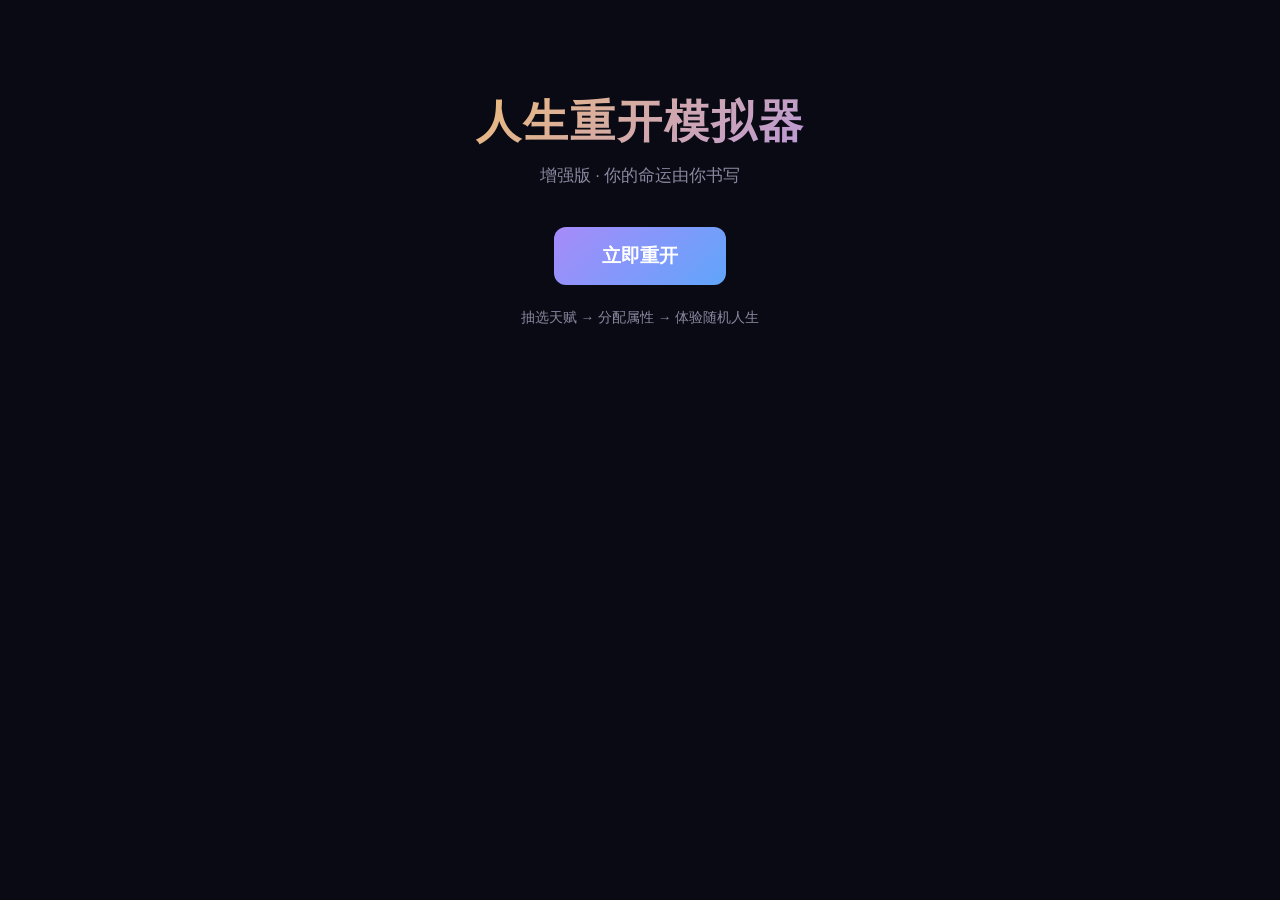
<file: life-reload.html>
<!DOCTYPE html>
<html lang="zh-CN">
<head>
<meta charset="UTF-8">
<meta name="viewport" content="width=device-width, initial-scale=1.0, maximum-scale=1.0, user-scalable=no">
<title>人生重开模拟器 · 增强版</title>
<style>
:root {
  --bg-0: #0a0a14;
  --bg-1: #12121f;
  --bg-2: #1a1a2e;
  --card: rgba(255,255,255,0.04);
  --card-hover: rgba(255,255,255,0.08);
  --border: rgba(255,255,255,0.08);
  --text: #e0e0e8;
  --text-dim: #8888a0;
  --gold: #ffc857;
  --purple: #a78bfa;
  --blue: #60a5fa;
  --green: #4ade80;
  --red: #f87171;
  --orange: #fb923c;
  --pink: #f472b6;
  --radius: 16px;
}
* { margin:0; padding:0; box-sizing:border-box; }
html,body { height:100%; }
body {
  font-family: -apple-system, BlinkMacSystemFont, 'Segoe UI', 'PingFang SC', 'Microsoft YaHei', sans-serif;
  background: var(--bg-0);
  color: var(--text);
  overflow-y: auto;
  -webkit-font-smoothing: antialiased;
}
#app { min-height:100vh; display:flex; justify-content:center; align-items:flex-start; padding:20px; }

.screen { display:none; width:100%; max-width:640px; animation: fadeIn .5s ease; }
.screen.active { display:block; }
@keyframes fadeIn { from{opacity:0;transform:translateY(16px);} to{opacity:1;transform:translateY(0);} }
@keyframes slideIn { from{opacity:0;transform:translateX(20px);} to{opacity:1;transform:translateX(0);} }
@keyframes glow { 0%,100%{box-shadow:0 0 20px rgba(167,139,250,0.15);} 50%{box-shadow:0 0 30px rgba(167,139,250,0.35);} }

.card {
  background: var(--card);
  border: 1px solid var(--border);
  border-radius: var(--radius);
  padding: 20px;
  backdrop-filter: blur(12px);
  transition: all .3s ease;
}

/* --- Title Screen --- */
#screen-title { text-align:center; padding-top:8vh; }
#screen-title h1 {
  font-size: 2.8em; font-weight: 800;
  background: linear-gradient(135deg, var(--gold), var(--purple));
  -webkit-background-clip: text; -webkit-text-fill-color: transparent;
  margin-bottom: 12px; letter-spacing: 2px;
}
#screen-title .subtitle { color: var(--text-dim); font-size:1.05em; margin-bottom:40px; }
.btn-start {
  display:inline-block; padding:16px 48px;
  background: linear-gradient(135deg, var(--purple), var(--blue));
  color:#fff; font-size:1.2em; font-weight:700;
  border:none; border-radius: 12px; cursor:pointer;
  transition: all .3s; animation: glow 2s ease infinite;
}
.btn-start:hover { transform: scale(1.05); }
.btn-start:active { transform: scale(0.98); }
.title-hint { color:var(--text-dim); font-size:.85em; margin-top:24px; }

/* --- Talent Screen --- */
.section-title {
  text-align:center; font-size:1.5em; font-weight:700; margin-bottom:6px;
}
.section-desc { text-align:center; color:var(--text-dim); font-size:.9em; margin-bottom:24px; }
.talent-pool { display:flex; flex-direction:column; gap:12px; margin-bottom:20px; }
.talent-item {
  display:flex; align-items:center; gap:14px; padding:16px;
  border-radius:12px; cursor:pointer; transition: all .25s;
  border:2px solid var(--border); background: var(--card);
}
.talent-item:hover { background: var(--card-hover); border-color: var(--purple); }
.talent-item.selected { border-color: var(--gold); background: rgba(255,200,87,0.08); }
.talent-item.disabled { opacity:0.35; pointer-events:none; }
.talent-icon { font-size:1.8em; width:44px; text-align:center; flex-shrink:0; }
.talent-info { flex:1; }
.talent-name { font-weight:700; font-size:1.05em; margin-bottom:2px; }
.talent-desc { color:var(--text-dim); font-size:.85em; line-height:1.4; }
.talent-check { font-size:1.4em; color:var(--gold); width:28px; text-align:center; }

.talent-count {
  text-align:center; margin-bottom:20px;
  font-size:1.1em; font-weight:600;
}
.talent-count span { color:var(--gold); font-size:1.3em; }

/* --- Attribute Screen --- */
.attr-points {
  text-align:center; margin-bottom:24px; padding:12px 20px;
  background: rgba(255,200,87,0.06); border:1px solid rgba(255,200,87,0.2);
  border-radius:12px;
}
.attr-points .num { font-size:2em; font-weight:800; color:var(--gold); }
.attr-points .label { color:var(--text-dim); font-size:.85em; }

.attr-row {
  display:flex; align-items:center; gap:16px; margin-bottom:16px;
  padding:16px; border-radius:12px; background: var(--card);
  border:1px solid var(--border);
}
.attr-icon { font-size:2em; width:48px; text-align:center; flex-shrink:0; }
.attr-mid { flex:1; }
.attr-name { font-weight:700; margin-bottom:4px; }
.attr-bar {
  height:8px; background: rgba(255,255,255,0.06); border-radius:4px; overflow:hidden;
}
.attr-bar-fill {
  height:100%; border-radius:4px; transition: width .3s;
}
.attr-val { font-size:1.6em; font-weight:800; width:48px; text-align:center; }
.attr-btns { display:flex; gap:8px; }
.attr-btn {
  width:36px; height:36px; border:1px solid var(--border);
  background: var(--card); color:var(--text); border-radius:8px;
  font-size:1.2em; cursor:pointer; transition: all .2s;
  display:flex; align-items:center; justify-content:center;
}
.attr-btn:hover { background: var(--purple); }
.attr-btn:disabled { opacity:0.3; cursor:not-allowed; }

/* --- Life Screen --- */
#screen-life { padding-top:10px; }
.life-header {
  display:flex; justify-content:space-between; align-items:center;
  margin-bottom:16px; padding:12px 16px; border-radius:12px;
  background: var(--card); border:1px solid var(--border);
}
.life-age { font-size:1.3em; font-weight:700; }
.life-age .year { color:var(--purple); }
.life-stage { color:var(--text-dim); font-size:.85em; }

.stat-panel {
  display:grid; grid-template-columns: repeat(3,1fr); gap:8px; margin-bottom:16px;
}
.stat-box {
  text-align:center; padding:10px 4px; border-radius:10px;
  background: var(--card); border:1px solid var(--border);
}
.stat-box .stat-label { font-size:.75em; color:var(--text-dim); margin-bottom:2px; }
.stat-box .stat-value { font-size:1.3em; font-weight:700; }
.stat-box .stat-value.up { color: var(--green); }
.stat-box .stat-value.down { color: var(--red); }

.life-log {
  max-height: 340px; overflow-y:auto; margin-bottom:16px; padding:8px;
  border-radius:12px; background: var(--card); border:1px solid var(--border);
}
.life-log::-webkit-scrollbar { width:4px; }
.life-log::-webkit-scrollbar-thumb { background: var(--border); border-radius:2px; }
.log-entry {
  padding:12px 14px; margin-bottom:8px; border-radius:10px;
  background: rgba(255,255,255,0.02); animation: slideIn .4s ease;
  border-left: 3px solid var(--purple);
}
.log-entry .log-age { color:var(--gold); font-weight:700; font-size:.85em; margin-bottom:2px; }
.log-entry .log-text { font-size:.92em; line-height:1.5; }
.log-entry.positive { border-left-color: var(--green); }
.log-entry.negative { border-left-color: var(--red); }
.log-entry.neutral { border-left-color: var(--blue); }

.life-controls { display:flex; gap:12px; }
.btn-next {
  flex:1; padding:14px; border:none; border-radius:12px; cursor:pointer;
  background: linear-gradient(135deg, var(--purple), var(--blue));
  color:#fff; font-size:1em; font-weight:600; transition: all .25s;
}
.btn-next:hover { opacity:0.9; }
.btn-auto {
  padding:14px 20px; border:1px solid var(--border); border-radius:12px;
  background: var(--card); color:var(--text); font-size:1em; cursor:pointer;
  transition: all .25s;
}
.btn-auto.active { background: var(--green); color:#000; }

/* --- Ending Screen --- */
#screen-ending { text-align:center; padding-top:5vh; }
.ending-grade {
  font-size:5em; font-weight:900; margin-bottom:8px;
  background: linear-gradient(135deg, var(--gold), var(--purple));
  -webkit-background-clip: text; -webkit-text-fill-color: transparent;
}
.ending-title { font-size:1.8em; font-weight:700; margin-bottom:8px; }
.ending-desc { color:var(--text-dim); font-size:1em; margin-bottom:32px; line-height:1.6; }
.ending-stats {
  display:grid; grid-template-columns: repeat(2,1fr); gap:10px; margin-bottom:24px;
}
.ending-stat {
  display:flex; justify-content:space-between; padding:12px 16px;
  border-radius:10px; background: var(--card); border:1px solid var(--border);
}
.ending-stat .es-label { color:var(--text-dim); }
.ending-stat .es-value { font-weight:700; }
.ending-achievements { margin-bottom:24px; }
.ending-achievements h3 { margin-bottom:12px; font-size:1.1em; }
.ach-item {
  display:inline-block; padding:6px 14px; margin:4px;
  border-radius:20px; font-size:.85em;
  background: rgba(255,200,87,0.1); border:1px solid rgba(255,200,87,0.3);
  color: var(--gold);
}

/* --- Common --- */
.btn-secondary {
  padding:12px 32px; border:1px solid var(--border); border-radius:10px;
  background: var(--card); color:var(--text); font-size:.95em; cursor:pointer;
  transition: all .25s;
}
.btn-secondary:hover { background: var(--card-hover); }
.action-row { display:flex; gap:12px; justify-content:center; }

.event-popup {
  position:fixed; top:0; left:0; width:100%; height:100%;
  background: rgba(0,0,0,0.7); display:flex; align-items:center; justify-content:center;
  z-index:100; animation: fadeIn .3s ease;
}
.event-card {
  max-width:420px; width:90%; padding:28px; border-radius:16px;
  background: var(--bg-2); border:1px solid var(--border);
  text-align:center; animation: slideIn .4s ease;
}
.event-card h3 { font-size:1.2em; margin-bottom:12px; color:var(--gold); }
.event-card p { font-size:.95em; line-height:1.6; margin-bottom:16px; color:var(--text); }
.event-effects { margin-bottom:16px; }
.event-effect {
  display:inline-block; padding:4px 10px; margin:3px; border-radius:6px;
  font-size:.8em;
}
.effect-pos { background: rgba(74,222,128,0.15); color: var(--green); }
.effect-neg { background: rgba(248,113,113,0.15); color: var(--red); }

@media (max-width: 480px) {
  #screen-title h1 { font-size:2.2em; }
  .stat-panel { grid-template-columns: repeat(3,1fr); }
  .attr-row { flex-wrap:wrap; }
}
</style>
</head>
<body>
<div id="app">

<!-- ====== 标题界面 ====== -->
<div id="screen-title" class="screen active">
  <h1>人生重开模拟器</h1>
  <p class="subtitle">增强版 · 你的命运由你书写</p>
  <button class="btn-start" onclick="startGame()">立即重开</button>
  <p class="title-hint">抽选天赋 → 分配属性 → 体验随机人生</p>
</div>

<!-- ====== 天赋选择界面 ====== -->
<div id="screen-talent" class="screen">
  <h2 class="section-title">选择天赋</h2>
  <p class="section-desc">从以下天赋中选择 3 个，它们将影响你的一生</p>
  <div class="talent-pool" id="talent-pool"></div>
  <div class="talent-count">已选 <span id="talent-selected">0</span> / 3</div>
  <div class="action-row">
    <button class="btn-next" id="btn-confirm-talent" onclick="confirmTalents()" disabled>确认天赋</button>
    <button class="btn-secondary" onclick="rerollTalents()">重新抽取</button>
  </div>
</div>

<!-- ====== 属性分配界面 ====== -->
<div id="screen-attr" class="screen">
  <h2 class="section-title">分配属性</h2>
  <p class="section-desc">将 20 点属性分配到以下四项基础属性中</p>
  <div class="attr-points">
    <div class="num" id="remaining-points">20</div>
    <div class="label">剩余属性点</div>
  </div>
  <div id="attr-container"></div>
  <div class="action-row" style="margin-top:24px">
    <button class="btn-next" id="btn-confirm-attr" onclick="confirmAttributes()">开始人生</button>
  </div>
</div>

<!-- ====== 人生模拟界面 ====== -->
<div id="screen-life" class="screen">
  <div class="life-header">
    <div class="life-age"><span id="life-age-num">0</span> <span class="year">岁</span></div>
    <div class="life-stage" id="life-stage-name">幼年</div>
  </div>
  <div class="stat-panel" id="stat-panel"></div>
  <div class="life-log" id="life-log"></div>
  <div class="life-controls">
    <button class="btn-next" id="btn-next-year" onclick="nextYear()">继续 ▶</button>
    <button class="btn-auto" id="btn-auto" onclick="toggleAuto()">自动</button>
  </div>
</div>

<!-- ====== 结局界面 ====== -->
<div id="screen-ending" class="screen">
  <div class="ending-grade" id="ending-grade">B</div>
  <h2 class="ending-title" id="ending-title">平凡的一生</h2>
  <p class="ending-desc" id="ending-desc"></p>
  <div class="ending-stats" id="ending-stats"></div>
  <div class="ending-achievements" id="ending-achievements"></div>
  <div class="action-row">
    <button class="btn-start" onclick="location.reload()">再开一局</button>
  </div>
</div>

</div>

<script>
// ============================================================
// 游戏数据：天赋
// ============================================================
const ALL_TALENTS = [
  { id:'t1', name:'天生丽质', icon:'💎', desc:'颜值+5，开局自带魅力光环', effects:{charm:5} },
  { id:'t2', name:'聪慧过人', icon:'🧠', desc:'智力+5，学什么都比别人快', effects:{intelligence:5} },
  { id:'t3', name:'体魄强健', icon:'💪', desc:'体质+5，不容易生病', effects:{health:5} },
  { id:'t4', name:'金枝玉叶', icon:'👑', desc:'家境+5，出身优渥', effects:{wealth:5} },
  { id:'t5', name:'幸运之子', icon:'🍀', desc:'正面事件概率大幅提升', effects:{luck:1} },
  { id:'t6', name:'万里挑一', icon:'⭐', desc:'全属性+2', effects:{charm:2,intelligence:2,health:2,wealth:2} },
  { id:'t7', name:'天才少女', icon:'📚', desc:'智力+8，但体质-3', effects:{intelligence:8,health:-3} },
  { id:'t8', name:'美人胚子', icon:'🌸', desc:'颜值+8，但智力-2', effects:{charm:8,intelligence:-2} },
  { id:'t9', name:'含着金钥匙', icon:'🗝️', desc:'家境+8，但颜值-2', effects:{wealth:8,charm:-2} },
  { id:'t10', name:'生命力旺盛', icon:'🔥', desc:'体质+8，但家境-3', effects:{health:8,wealth:-3} },
  { id:'t11', name:'天生抑郁', icon:'🌧️', desc:'快乐初始-30，人生更坎坷', effects:{happiness:-30} },
  { id:'t12', name:'乐观主义', icon:'☀️', desc:'快乐初始+30，抗压能力强', effects:{happiness:30} },
  { id:'t13', name:'好运连连', icon:'💰', desc:'初始金钱+50000', effects:{money:50000} },
  { id:'t14', name:'社交达人', icon:'🤝', desc:'人际事件概率提升，社交更顺利', effects:{social:1} },
  { id:'t15', name:'学霸基因', icon:'🎓', desc:'学业事件成功率大幅提升', effects:{academic:1} },
  { id:'t16', name:'命途多舛', icon:'⚡', desc:'负面事件+10%，但正面效果+20%', effects:{misfortune:1} },
  { id:'t17', name:'长寿基因', icon:'🌿', desc:'寿命+20年，更容易活到高龄', effects:{longevity:1} },
  { id:'t18', name:'天选之人', icon:'🌟', desc:'随机一项属性+10', effects:{random10:1} },
];

// ============================================================
// 游戏数据：人生事件
// 格式: { stage, minAge, maxAge, weight, condition, title, text, effects, log, type }
// ============================================================
const EVENTS = [
  // ====== 幼年 (0-6) ======
  { stage:'幼年', minAge:0, maxAge:0, weight:100, title:'你出生了', text:'你来到了这个世界，开始了一段新的人生旅程。', effects:{happiness:5}, log:'你出生了，在父母的期盼中来到这个世界。', type:'neutral' },
  { stage:'幼年', minAge:1, maxAge:3, weight:50, condition:s=>s.charm>=5, title:'人见人爱', text:'你长得白白胖胖，邻居都抢着抱你。', effects:{happiness:5}, log:'邻居们都说你是个可爱的孩子，抢着抱你。', type:'positive' },
  { stage:'幼年', minAge:1, maxAge:3, weight:30, condition:s=>s.wealth<=2, title:'家境贫寒', text:'家里经济拮据，父母为了生计奔波操劳。', effects:{happiness:-3}, log:'家境贫寒，父母为了生计奔波操劳。', type:'negative' },
  { stage:'幼年', minAge:2, maxAge:4, weight:40, condition:s=>s.health>=5, title:'健康宝宝', text:'你很少生病，身体发育很好。', effects:{happiness:3}, log:'你身体素质很好，很少生病。', type:'positive' },
  { stage:'幼年', minAge:2, maxAge:4, weight:30, condition:s=>s.health<=2, title:'体弱多病', text:'你经常生病，父母常带你去医院。', effects:{happiness:-5}, log:'你体弱多病，父母常带你去医院。', type:'negative' },
  { stage:'幼年', minAge:3, maxAge:6, weight:40, condition:s=>s.intelligence>=5, title:'早慧儿童', text:'你表现出超常的智力，会背唐诗了。', effects:{intelligence:1}, log:'你表现出超常的智力，三岁就会背唐诗了。', type:'positive' },
  { stage:'幼年', minAge:3, maxAge:6, weight:30, title:'幼儿园生活', text:'你开始上幼儿园，认识了第一批小伙伴。', effects:{happiness:4}, log:'你上了幼儿园，认识了一些小伙伴。', type:'neutral' },
  { stage:'幼年', minAge:4, maxAge:6, weight:25, condition:s=>s.wealth>=5, title:'才艺启蒙', text:'父母送你去学钢琴/绘画/舞蹈等才艺班。', effects:{intelligence:2,charm:1}, log:'父母送你去学了才艺班。', type:'positive' },
  { stage:'幼年', minAge:4, maxAge:6, weight:20, condition:s=>s.charm>=7, title:'童星邀约', text:'有星探看中你的外貌，邀请你拍广告。', effects:{money:2000,charm:1}, log:'你被星探看中，拍了一个小广告赚了点钱。', type:'positive' },
  { stage:'幼年', minAge:5, maxAge:6, weight:25, title:'初入小学', text:'你即将踏入小学校园，开始求学之路。', effects:{happiness:3}, log:'你即将上小学了，对校园生活充满期待。', type:'neutral' },

  // ====== 小学 (7-12) ======
  { stage:'小学', minAge:7, maxAge:7, weight:100, title:'入学', text:'你正式成为一名小学生，戴上红领巾。', effects:{happiness:5}, log:'你正式入学了，成为了一名小学生。', type:'neutral' },
  { stage:'小学', minAge:7, maxAge:10, weight:35, condition:s=>s.intelligence>=6, title:'成绩优异', text:'你的成绩名列前茅，老师经常表扬你。', effects:{happiness:5,intelligence:1}, log:'你的成绩优异，受到老师表扬。', type:'positive' },
  { stage:'小学', minAge:7, maxAge:10, weight:30, condition:s=>s.intelligence<=3, title:'学习困难', text:'你的成绩不太理想，学习很吃力。', effects:{happiness:-4}, log:'你的成绩不太理想，学习很吃力。', type:'negative' },
  { stage:'小学', minAge:8, maxAge:11, weight:25, condition:s=>s.charm>=6, title:'班级红人', text:'你因为长相好看成为班里的风云人物。', effects:{happiness:4,charm:1}, log:'你因为外貌出众成为班里的风云人物。', type:'positive' },
  { stage:'小学', minAge:8, maxAge:11, weight:25, condition:s=>s.health>=5, title:'运动健将', text:'你在运动会上大放异彩，为班级争光。', effects:{happiness:5,health:1}, log:'你在学校运动会上大放异彩。', type:'positive' },
  { stage:'小学', minAge:9, maxAge:12, weight:20, title:'交到好朋友', text:'你交到了一个无话不谈的好朋友。', effects:{happiness:6}, log:'你交到了一个好朋友。', type:'positive' },
  { stage:'小学', minAge:9, maxAge:12, weight:15, condition:s=>s.charm<=3, title:'被嘲笑', text:'同学嘲笑你的外貌，你很难过。', effects:{happiness:-6}, log:'同学嘲笑你的外貌，你很难过。', type:'negative' },
  { stage:'小学', minAge:10, maxAge:12, weight:20, condition:s=>s.wealth<=3, title:'买不起文具', text:'同学都有新款文具盒，而你只能用旧的。', effects:{happiness:-3}, log:'你买不起新文具，有些自卑。', type:'negative' },
  { stage:'小学', minAge:10, maxAge:12, weight:15, condition:s=>s.wealth>=6, title:'零花钱充裕', text:'你的零花钱很充裕，经常请同学吃东西。', effects:{happiness:4}, log:'你的零花钱充裕，经常请客。', type:'positive' },
  { stage:'小学', minAge:11, maxAge:12, weight:15, title:'暗恋', text:'你对班上一个同学产生了朦胧的好感。', effects:{happiness:3}, log:'你对班上一个同学产生了朦胧的好感。', type:'neutral' },
  { stage:'小学', minAge:11, maxAge:12, weight:20, condition:s=>s.intelligence>=7, title:'竞赛获奖', text:'你参加了数学竞赛并获得了名次。', effects:{intelligence:1,happiness:5}, log:'你参加数学竞赛并获奖了。', type:'positive' },

  // ====== 初中 (13-15) ======
  { stage:'初中', minAge:13, maxAge:13, weight:100, title:'升入初中', text:'你升入初中，开始了新的学习阶段。', effects:{happiness:3}, log:'你升入初中了。', type:'neutral' },
  { stage:'初中', minAge:13, maxAge:15, weight:30, condition:s=>s.intelligence>=7, title:'学霸之路', text:'你的成绩在年级名列前茅，被称为学霸。', effects:{happiness:5,intelligence:1}, log:'你的成绩在年级名列前茅。', type:'positive' },
  { stage:'初中', minAge:13, maxAge:15, weight:25, condition:s=>s.intelligence<=3, title:'沉迷游戏', text:'你沉迷网络游戏，成绩一落千丈。', effects:{happiness:-4,intelligence:-1}, log:'你沉迷网络游戏，成绩下滑。', type:'negative' },
  { stage:'初中', minAge:14, maxAge:15, weight:20, condition:s=>s.charm>=7, title:'收到情书', text:'你收到了一封情书，心跳加速。', effects:{happiness:5}, log:'你收到了一封情书。', type:'positive' },
  { stage:'初中', minAge:14, maxAge:15, weight:15, condition:s=>s.charm<=2, title:'自卑', text:'你因为外貌感到自卑，不敢与人交流。', effects:{happiness:-5,charm:-1}, log:'你因为外貌自卑，变得内向。', type:'negative' },
  { stage:'初中', minAge:14, maxAge:15, weight:20, condition:s=>s.health>=6, title:'体育特长', text:'你加入了校运动队，成为体育特长生。', effects:{health:1,happiness:4}, log:'你加入了校运动队。', type:'positive' },
  { stage:'初中', minAge:14, maxAge:15, weight:15, title:'叛逆期', text:'你进入了叛逆期，和父母大吵一架。', effects:{happiness:-3}, log:'你进入叛逆期，和父母大吵一架。', type:'negative' },
  { stage:'初中', minAge:15, maxAge:15, weight:25, condition:s=>s.intelligence>=6, title:'中考冲刺', text:'你努力备战中考，成绩稳步提升。', effects:{intelligence:1,happiness:2}, log:'你努力备战中考。', type:'positive' },
  { stage:'初中', minAge:15, maxAge:15, weight:20, condition:s=>s.intelligence<=3, title:'中考失利', text:'你中考发挥失常，只考上了一所普通高中。', effects:{happiness:-5}, log:'你中考发挥失常。', type:'negative' },
  { stage:'初中', minAge:15, maxAge:15, weight:15, condition:s=>s.wealth>=7, title:'出国留学', text:'父母送你出国读高中。', effects:{intelligence:2,charm:2,happiness:5}, log:'你出国读高中了。', type:'positive' },

  // ====== 高中 (16-18) ======
  { stage:'高中', minAge:16, maxAge:16, weight:100, title:'升入高中', text:'你正式踏入高中校园。', effects:{happiness:3}, log:'你升入高中了。', type:'neutral' },
  { stage:'高中', minAge:16, maxAge:17, weight:25, condition:s=>s.intelligence>=7, title:'尖子班', text:'你被分进了学校的尖子班。', effects:{intelligence:1,happiness:3}, log:'你被分进了尖子班。', type:'positive' },
  { stage:'高中', minAge:16, maxAge:17, weight:20, condition:s=>s.charm>=7, title:'校园恋爱', text:'你和暗恋的对象开始交往了。', effects:{happiness:8}, log:'你开始了一段校园恋爱。', type:'positive' },
  { stage:'高中', minAge:16, maxAge:17, weight:15, condition:s=>s.charm<=3, title:'表白被拒', text:'你向喜欢的人表白，被拒绝了。', effects:{happiness:-7}, log:'你表白被拒绝了。', type:'negative' },
  { stage:'高中', minAge:17, maxAge:17, weight:20, condition:s=>s.health<=3, title:'身体垮了', text:'高强度学习让你的身体出了问题。', effects:{health:-2,happiness:-4}, log:'高强度学习让你的身体出了问题。', type:'negative' },
  { stage:'高中', minAge:17, maxAge:17, weight:15, condition:s=>s.wealth<=2, title:'打工补贴', text:'你利用课余时间打工补贴家用。', effects:{money:3000,happiness:-2}, log:'你利用课余打工补贴家用。', type:'neutral' },
  { stage:'高中', minAge:18, maxAge:18, weight:100, title:'高考', text:'高考来临，这是改变命运的转折点。', effects:{}, log:'高考来临了。', type:'neutral' },
  { stage:'高中', minAge:18, maxAge:18, weight:60, condition:s=>s.intelligence>=8, title:'金榜题名', text:'你以优异成绩考入顶尖985大学！', effects:{intelligence:2,happiness:10}, log:'你以优异成绩考入985大学！', type:'positive' },
  { stage:'高中', minAge:18, maxAge:18, weight:40, condition:s=>s.intelligence>=5&&s.intelligence<8, title:'考入一本', text:'你考入了一所不错的一本大学。', effects:{happiness:6}, log:'你考入了一本大学。', type:'positive' },
  { stage:'高中', minAge:18, maxAge:18, weight:30, condition:s=>s.intelligence<5, title:'高考落榜', text:'你的高考成绩不理想，只上了大专。', effects:{happiness:-6}, log:'你高考成绩不理想，上了大专。', type:'negative' },
  { stage:'高中', minAge:18, maxAge:18, weight:15, condition:s=>s.charm>=8&&s.intelligence<5, title:'艺考逆袭', text:'你凭借出众外貌通过艺考进入名校。', effects:{happiness:8,charm:1}, log:'你通过艺考进入了名校。', type:'positive' },

  // ====== 大学 (19-22) ======
  { stage:'大学', minAge:19, maxAge:20, weight:30, condition:s=>s.charm>=6, title:'校园恋情', text:'你在大学里遇到了心动的人，开始了一段甜蜜的恋情。', effects:{happiness:8}, log:'你在大学里开始了一段恋情。', type:'positive' },
  { stage:'大学', minAge:19, maxAge:21, weight:25, condition:s=>s.intelligence>=7, title:'学术新星', text:'你的学术能力得到教授赏识，参与科研项目。', effects:{intelligence:2,happiness:4}, log:'你参与教授的科研项目。', type:'positive' },
  { stage:'大学', minAge:19, maxAge:21, weight:20, condition:s=>s.charm>=5, title:'学生会干部', text:'你加入了学生会，锻炼了社交能力。', effects:{charm:1,happiness:3}, log:'你加入了学生会。', type:'positive' },
  { stage:'大学', minAge:20, maxAge:22, weight:20, title:'兼职实习', text:'你找到了一份实习工作，开始积累社会经验。', effects:{money:8000,happiness:2}, log:'你找到了实习工作。', type:'neutral' },
  { stage:'大学', minAge:20, maxAge:22, weight:15, condition:s=>s.health<=3, title:'熬夜猝死边缘', text:'你经常熬夜打游戏/追剧，身体亮起了红灯。', effects:{health:-2,happiness:-3}, log:'你经常熬夜，身体亮红灯。', type:'negative' },
  { stage:'大学', minAge:21, maxAge:22, weight:20, condition:s=>s.intelligence>=8, title:'保研/考研', text:'你成功保研/考研上岸，继续深造。', effects:{intelligence:2,happiness:6}, log:'你保研/考研成功。', type:'positive' },
  { stage:'大学', minAge:21, maxAge:22, weight:15, condition:s=>s.wealth<=3, title:'经济压力', text:'你为学费和生活费发愁，日子拮据。', effects:{happiness:-4}, log:'你为学费和生活费发愁。', type:'negative' },
  { stage:'大学', minAge:22, maxAge:22, weight:30, condition:s=>s.intelligence>=7, title:'校招Offer', text:'你在校园招聘中拿到了知名企业的Offer。', effects:{money:20000,happiness:6}, log:'你拿到了名企Offer。', type:'positive' },
  { stage:'大学', minAge:22, maxAge:22, weight:25, condition:s=>s.intelligence<5, title:'求职困难', text:'你投了很多简历，但没有收到满意的回复。', effects:{happiness:-5}, log:'你求职困难。', type:'negative' },
  { stage:'大学', minAge:22, maxAge:22, weight:15, condition:s=>s.charm>=8, title:'网红出道', text:'你因为高颜值在社交媒体上走红。', effects:{money:50000,charm:2,happiness:6}, log:'你在社交媒体上走红了。', type:'positive' },

  // ====== 青年 (23-35) ======
  { stage:'青年', minAge:23, maxAge:25, weight:30, condition:s=>s.intelligence>=7, title:'职场新星', text:'你在工作中表现出色，获得了晋升。', effects:{money:30000,happiness:5}, log:'你在工作中获得了晋升。', type:'positive' },
  { stage:'青年', minAge:23, maxAge:25, weight:25, condition:s=>s.intelligence<=4, title:'频繁跳槽', text:'你对工作不满意，频繁跳槽。', effects:{money:-5000,happiness:-4}, log:'你频繁跳槽。', type:'negative' },
  { stage:'青年', minAge:24, maxAge:28, weight:20, condition:s=>s.charm>=6, title:'邂逅爱情', text:'你遇到了一个让你心动的人。', effects:{happiness:8}, log:'你遇到了心动的人。', type:'positive' },
  { stage:'青年', minAge:25, maxAge:30, weight:25, condition:s=>s.charm>=5&&s.wealth>=4, title:'步入婚姻', text:'你结婚了，举办了一场温馨的婚礼。', effects:{happiness:10}, log:'你结婚了。', type:'positive' },
  { stage:'青年', minAge:25, maxAge:30, weight:15, condition:s=>s.charm<=3, title:'相亲失败', text:'你多次相亲都以失败告终。', effects:{happiness:-5}, log:'你多次相亲失败。', type:'negative' },
  { stage:'青年', minAge:26, maxAge:32, weight:20, condition:s=>s.married, title:'为人父母', text:'你迎来了自己的孩子，身份升级为父母。', effects:{happiness:10}, log:'你迎来了自己的孩子。', type:'positive' },
  { stage:'青年', minAge:27, maxAge:33, weight:25, condition:s=>s.intelligence>=8, title:'创业起步', text:'你辞职创业，开始了自己的事业。', effects:{money:-20000,happiness:3}, log:'你辞职创业了。', type:'neutral' },
  { stage:'青年', minAge:28, maxAge:35, weight:20, condition:s=>s.intelligence>=6, title:'事业有成', text:'你的事业蒸蒸日上，收入稳步增长。', effects:{money:50000,happiness:5}, log:'你的事业蒸蒸日上。', type:'positive' },
  { stage:'青年', minAge:28, maxAge:35, weight:15, condition:s=>s.health<=3, title:'过劳住院', text:'你因为过度劳累住院了。', effects:{health:-2,money:-10000,happiness:-6}, log:'你因为过劳住院了。', type:'negative' },
  { stage:'青年', minAge:30, maxAge:35, weight:15, condition:s=>s.wealth>=7, title:'买房置业', text:'你买了人生第一套房子。', effects:{money:-80000,happiness:8}, log:'你买了第一套房子。', type:'positive' },
  { stage:'青年', minAge:30, maxAge:35, weight:20, condition:s=>s.wealth<=3, title:'房贷压力', text:'你背上了沉重的房贷。', effects:{happiness:-4}, log:'你背上了沉重的房贷。', type:'negative' },
  { stage:'青年', minAge:32, maxAge:35, weight:10, condition:s=>s.charm>=8, title:'出轨风波', text:'你抵挡不住诱惑，婚姻出现了危机。', effects:{happiness:-10}, log:'你的婚姻出现了危机。', type:'negative' },

  // ====== 中年 (36-55) ======
  { stage:'中年', minAge:36, maxAge:40, weight:25, condition:s=>s.intelligence>=7, title:'升职加薪', text:'你被提拔为管理层，收入大增。', effects:{money:80000,happiness:6}, log:'你被提拔为管理层。', type:'positive' },
  { stage:'中年', minAge:36, maxAge:40, weight:20, condition:s=>s.intelligence<=4, title:'中年失业', text:'你被公司裁员，面临中年就业困境。', effects:{money:-30000,happiness:-8}, log:'你被公司裁员了。', type:'negative' },
  { stage:'中年', minAge:38, maxAge:45, weight:15, title:'中年危机', text:'你陷入了中年危机，开始质疑人生的意义。', effects:{happiness:-5}, log:'你陷入了中年危机。', type:'negative' },
  { stage:'中年', minAge:38, maxAge:45, weight:15, condition:s=>s.wealth>=7, title:'投资获利', text:'你的投资获得了丰厚回报。', effects:{money:100000,happiness:5}, log:'你的投资获利了。', type:'positive' },
  { stage:'中年', minAge:38, maxAge:45, weight:12, condition:s=>s.wealth<=3, title:'投资亏损', text:'你的投资血本无归。', effects:{money:-50000,happiness:-6}, log:'你的投资亏损严重。', type:'negative' },
  { stage:'中年', minAge:40, maxAge:50, weight:20, condition:s=>s.health<=4, title:'健康警报', text:'体检结果显示多项指标异常。', effects:{health:-2,happiness:-4}, log:'你的体检结果不太理想。', type:'negative' },
  { stage:'中年', minAge:40, maxAge:50, weight:15, condition:s=>s.health>=6, title:'坚持运动', text:'你坚持运动健身，身体素质优于同龄人。', effects:{health:1,happiness:3}, log:'你坚持运动健身。', type:'positive' },
  { stage:'中年', minAge:42, maxAge:50, weight:15, condition:s=>s.charm>=7, title:'婚外情', text:'你面临婚外情的诱惑。', effects:{happiness:-5}, log:'你面临婚外情的诱惑。', type:'negative' },
  { stage:'中年', minAge:45, maxAge:55, weight:12, condition:s=>s.intelligence>=8, title:'行业专家', text:'你成为行业内的知名专家。', effects:{money:60000,happiness:5,charm:1}, log:'你成为行业知名专家。', type:'positive' },
  { stage:'中年', minAge:45, maxAge:55, weight:12, title:'父母离世', text:'你的父亲/母亲因病离世。', effects:{happiness:-12}, log:'你的父母离开了你。', type:'negative' },
  { stage:'中年', minAge:48, maxAge:55, weight:15, condition:s=>s.wealth>=6, title:'财务自由', text:'你实现了财务自由，开始享受生活。', effects:{happiness:10}, log:'你实现了财务自由。', type:'positive' },
  { stage:'中年', minAge:50, maxAge:55, weight:10, condition:s=>s.intelligence>=6, title:'出版自传', text:'你出版了自传，分享人生经验。', effects:{money:30000,charm:2,happiness:4}, log:'你出版了自传。', type:'positive' },

  // ====== 老年 (56-80) ======
  { stage:'老年', minAge:56, maxAge:65, weight:25, title:'退休生活', text:'你正式退休，开始享受悠闲的退休生活。', effects:{happiness:5}, log:'你退休了。', type:'neutral' },
  { stage:'老年', minAge:56, maxAge:65, weight:15, condition:s=>s.health>=5, title:'广场舞达人', text:'你成为社区广场舞队伍的领舞。', effects:{health:1,charm:1,happiness:4}, log:'你成了广场舞领舞。', type:'positive' },
  { stage:'老年', minAge:58, maxAge:70, weight:18, condition:s=>s.wealth>=5, title:'含饴弄孙', text:'你含饴弄孙，享受天伦之乐。', effects:{happiness:6}, log:'你含饴弄孙，享受天伦之乐。', type:'positive' },
  { stage:'老年', minAge:58, maxAge:70, weight:15, condition:s=>s.health<=3, title:'慢性病', text:'你被诊断出慢性病，需要长期服药。', effects:{health:-2,money:-20000,happiness:-4}, log:'你被诊断出慢性病。', type:'negative' },
  { stage:'老年', minAge:60, maxAge:70, weight:12, condition:s=>s.wealth>=6, title:'周游世界', text:'你和老伴一起周游世界。', effects:{money:-50000,happiness:8}, log:'你和老伴周游世界。', type:'positive' },
  { stage:'老年', minAge:62, maxAge:72, weight:10, condition:s=>s.intelligence>=7, title:'老年大学', text:'你上老年大学，学习书法/绘画/摄影。', effects:{intelligence:1,happiness:4}, log:'你上了老年大学。', type:'positive' },
  { stage:'老年', minAge:65, maxAge:75, weight:15, condition:s=>s.health<=4, title:'住院治疗', text:'你因为身体原因住院治疗。', effects:{health:-1,money:-30000,happiness:-5}, log:'你住院治疗了。', type:'negative' },
  { stage:'老年', minAge:68, maxAge:80, weight:12, title:'老伴先走', text:'你的老伴先你一步离开了。', effects:{happiness:-15}, log:'你的老伴离开了你。', type:'negative' },
  { stage:'老年', minAge:70, maxAge:80, weight:10, condition:s=>s.wealth>=5, title:'捐资助学', text:'你捐资帮助贫困学生上学。', effects:{happiness:8,charm:1}, log:'你捐资助学了。', type:'positive' },
  { stage:'老年', minAge:75, maxAge:90, weight:15, condition:s=>s.health<=2, title:'行动不便', text:'你的身体越来越虚弱，行动不便。', effects:{happiness:-5}, log:'你行动不便了。', type:'negative' },

  // ====== 晚年 (81+) ======
  { stage:'晚年', minAge:81, maxAge:120, weight:20, condition:s=>s.health>=4, title:'安享晚年', text:'你身体硬朗，安享晚年。', effects:{happiness:3}, log:'你身体硬朗，安享晚年。', type:'positive' },
  { stage:'晚年', minAge:81, maxAge:120, weight:30, condition:s=>s.health<=2, title:'卧床不起', text:'你卧床不起，需要人照顾。', effects:{happiness:-8}, log:'你卧床不起了。', type:'negative' },
  { stage:'晚年', minAge:85, maxAge:120, weight:25, condition:s=>s.intelligence>=7, title:'回忆录', text:'你写了回忆录，记录精彩一生。', effects:{happiness:5}, log:'你写了回忆录。', type:'positive' },
  { stage:'晚年', minAge:88, maxAge:120, weight:20, title:'儿孙满堂', text:'你儿孙满堂，一家人其乐融融。', effects:{happiness:8}, log:'你儿孙满堂。', type:'positive' },
];

// ============================================================
// 游戏数据：结局
// ============================================================
const ENDINGS = [
  { grade:'S', title:'传奇人生', desc:'你的人生堪称传奇，后人将永远铭记你的名字。', condition:s=>s.charm>=15&&s.intelligence>=15&&s.health>=12&&s.wealth>=10&&s.happiness>=80 },
  { grade:'S', title:'人生赢家', desc:'事业、爱情、财富、健康，你全都有了。', condition:s=>s.money>=500000&&s.happiness>=70&&s.charm>=10&&s.intelligence>=10 },
  { grade:'A', title:'精彩人生', desc:'你的人生精彩纷呈，无怨无悔。', condition:s=>s.happiness>=60&&s.charm>=8&&s.intelligence>=8 },
  { grade:'A', title:'功成名就', desc:'你在事业上取得了巨大成功。', condition:s=>s.money>=200000&&s.intelligence>=8&&s.happiness>=50 },
  { grade:'B', title:'平凡而幸福', desc:'虽然没有大富大贵，但你过得很幸福。', condition:s=>s.happiness>=50 },
  { grade:'B', title:'安稳一生', desc:'你的人生平平稳稳，虽无波澜但也安宁。', condition:s=>s.happiness>=30 },
  { grade:'C', title:'坎坷人生', desc:'你的人生充满坎坷，但你挺过来了。', condition:s=>s.happiness>=10 },
  { grade:'C', title:'庸碌一生', desc:'你的人生平淡无奇。', condition:s=>s.happiness>=0 },
  { grade:'D', title:'失意人生', desc:'你的人生充满遗憾和失意。', condition:s=>s.happiness>=-20 },
  { grade:'F', title:'悲惨一生', desc:'你的人生充满了苦难和不幸。', condition:s=>true },
];

// ============================================================
// 游戏数据：成就
// ============================================================
const ACHIEVEMENTS = [
  { id:'a1', name:'天赋异禀', desc:'三属性同时达到10以上', check:s=>s.charm>=10&&s.intelligence>=10&&s.health>=10 },
  { id:'a2', name:'学霸', desc:'智力达到15以上', check:s=>s.intelligence>=15 },
  { id:'a3', name:'倾城倾国', desc:'颜值达到15以上', check:s=>s.charm>=15 },
  { id:'a4', name:'铁人', desc:'体质达到15以上', check:s=>s.health>=15 },
  { id:'a5', name:'富甲一方', desc:'金钱达到100万', check:s=>s.money>=1000000 },
  { id:'a6', name:'人生赢家', desc:'快乐值达到80以上', check:s=>s.happiness>=80 },
  { id:'a7', name:'长命百岁', desc:'活到100岁以上', check:s=>s.age>=100 },
  { id:'a8', name:'英年早逝', desc:'35岁前死亡', check:s=>s.age<35&&s.alive===false },
  { id:'a9', name:'咸鱼翻身', desc:'家境1以下但最终评级A以上', check:(s,g)=>s.baseWealth<=1&&(g==='S'||g==='A') },
  { id:'a10', name:'万人迷', desc:'经历过3次以上恋爱事件', check:s=>s.romanceCount>=3 },
  { id:'a11', name:'财运亨通', desc:'金钱达到50万', check:s=>s.money>=500000 },
  { id:'a12', name:'坚韧不拔', desc:'快乐值低于-20但活到了60岁', check:s=>s.minHappiness<=-20&&s.age>=60 },
];

// ============================================================
// 游戏状态
// ============================================================
let state = null;

function initState() {
  state = {
    age: 0,
    alive: true,
    charm: 0,
    intelligence: 0,
    health: 0,
    wealth: 0,
    happiness: 50,
    money: 0,
    luck: 0,
    social: 0,
    academic: 0,
    misfortune: 0,
    longevity: 0,
    talents: [],
    married: false,
    romanceCount: 0,
    career: null,
    history: [],
    achievements: [],
    baseWealth: 0,
    minHappiness: 50,
    maxAge: 75,
    autoMode: false,
    autoTimer: null,
  };
}

function getStageName(age) {
  if (age <= 6) return '幼年';
  if (age <= 12) return '小学';
  if (age <= 15) return '初中';
  if (age <= 18) return '高中';
  if (age <= 22) return '大学';
  if (age <= 35) return '青年';
  if (age <= 55) return '中年';
  if (age <= 80) return '老年';
  return '晚年';
}

// ============================================================
// 屏幕切换
// ============================================================
function showScreen(id) {
  document.querySelectorAll('.screen').forEach(s => s.classList.remove('active'));
  document.getElementById(id).classList.add('active');
}

// ============================================================
// 开始游戏
// ============================================================
function startGame() {
  initState();
  showScreen('screen-talent');
  renderTalents();
}

// ============================================================
// 天赋选择
// ============================================================
let currentTalentPool = [];
let selectedTalents = [];

function renderTalents() {
  // 从全部天赋中随机抽取10个
  const shuffled = [...ALL_TALENTS].sort(() => Math.random() - 0.5);
  currentTalentPool = shuffled.slice(0, 10);
  selectedTalents = [];
  
  const pool = document.getElementById('talent-pool');
  pool.innerHTML = currentTalentPool.map(t => `
    <div class="talent-item" data-id="${t.id}" onclick="toggleTalent('${t.id}')">
      <div class="talent-icon">${t.icon}</div>
      <div class="talent-info">
        <div class="talent-name">${t.name}</div>
        <div class="talent-desc">${t.desc}</div>
      </div>
      <div class="talent-check" id="check-${t.id}"></div>
    </div>
  `).join('');
  
  updateTalentUI();
}

function toggleTalent(id) {
  const idx = selectedTalents.indexOf(id);
  if (idx >= 0) {
    selectedTalents.splice(idx, 1);
  } else {
    if (selectedTalents.length >= 3) return;
    selectedTalents.push(id);
  }
  updateTalentUI();
}

function updateTalentUI() {
  currentTalentPool.forEach(t => {
    const item = document.querySelector(`[data-id="${t.id}"]`);
    const check = document.getElementById(`check-${t.id}`);
    if (selectedTalents.includes(t.id)) {
      item.classList.add('selected');
      check.textContent = '✓';
    } else {
      item.classList.remove('selected');
      check.textContent = '';
      item.classList.toggle('disabled', selectedTalents.length >= 3);
    }
  });
  document.getElementById('talent-selected').textContent = selectedTalents.length;
  document.getElementById('btn-confirm-talent').disabled = selectedTalents.length !== 3;
}

function rerollTalents() {
  renderTalents();
}

function confirmTalents() {
  selectedTalents.forEach(id => {
    const t = ALL_TALENTS.find(x => x.id === id);
    state.talents.push(t);
    // Apply effects
    if (t.effects.charm) state.charm += t.effects.charm;
    if (t.effects.intelligence) state.intelligence += t.effects.intelligence;
    if (t.effects.health) state.health += t.effects.health;
    if (t.effects.wealth) state.wealth += t.effects.wealth;
    if (t.effects.happiness) state.happiness += t.effects.happiness;
    if (t.effects.money) state.money += t.effects.money;
    if (t.effects.luck) state.luck += t.effects.luck;
    if (t.effects.social) state.social += t.effects.social;
    if (t.effects.academic) state.academic += t.effects.academic;
    if (t.effects.misfortune) state.misfortune += t.effects.misfortune;
    if (t.effects.longevity) state.longevity += t.effects.longevity;
    if (t.effects.random10) {
      const attrs = ['charm','intelligence','health','wealth'];
      const pick = attrs[Math.floor(Math.random()*4)];
      state[pick] += 10;
    }
  });
  state.baseWealth = state.wealth;
  showScreen('screen-attr');
  renderAttributes();
}

// ============================================================
// 属性分配
// ============================================================
let remainingPoints = 20;
const ATTR_LIST = [
  { key:'charm', name:'颜值', icon:'💎', color:'#f472b6' },
  { key:'intelligence', name:'智力', icon:'🧠', color:'#60a5fa' },
  { key:'health', name:'体质', icon:'💪', color:'#4ade80' },
  { key:'wealth', name:'家境', icon:'👑', color:'#ffc857' },
];

function renderAttributes() {
  remainingPoints = 20;
  const container = document.getElementById('attr-container');
  container.innerHTML = ATTR_LIST.map(a => `
    <div class="attr-row">
      <div class="attr-icon">${a.icon}</div>
      <div class="attr-mid">
        <div class="attr-name" style="color:${a.color}">${a.name}</div>
        <div class="attr-bar">
          <div class="attr-bar-fill" id="bar-${a.key}" style="width:${state[a.key]*3}%;background:${a.color}"></div>
        </div>
      </div>
      <div class="attr-val" id="val-${a.key}" style="color:${a.color}">${state[a.key]}</div>
      <div class="attr-btns">
        <button class="attr-btn" onclick="adjustAttr('${a.key}',-1)" id="btn-minus-${a.key}">−</button>
        <button class="attr-btn" onclick="adjustAttr('${a.key}',1)" id="btn-plus-${a.key}">+</button>
      </div>
    </div>
  `).join('');
  updateAttrUI();
}

function adjustAttr(key, delta) {
  if (delta > 0 && remainingPoints <= 0) return;
  if (delta < 0 && state[key] <= 0) return;
  state[key] += delta;
  remainingPoints -= delta;
  updateAttrUI();
}

function updateAttrUI() {
  document.getElementById('remaining-points').textContent = remainingPoints;
  ATTR_LIST.forEach(a => {
    document.getElementById(`val-${a.key}`).textContent = state[a.key];
    document.getElementById(`bar-${a.key}`).style.width = Math.min(state[a.key]*3, 100) + '%';
    document.getElementById(`btn-minus-${a.key}`).disabled = state[a.key] <= 0;
    document.getElementById(`btn-plus-${a.key}`).disabled = remainingPoints <= 0;
  });
  document.getElementById('btn-confirm-attr').disabled = remainingPoints > 0;
}

function confirmAttributes() {
  // Calculate initial money from wealth
  state.money += state.wealth * 3000;
  // Apply longevity talent
  if (state.longevity) state.maxAge += 20;
  // Ensure happiness doesn't go below 0 at start
  state.happiness = Math.max(0, state.happiness);
  
  showScreen('screen-life');
  renderLifeScreen();
  // Auto trigger birth event
  nextYear();
}

// ============================================================
// 人生模拟
// ============================================================
function renderLifeScreen() {
  updateLifeDisplay();
  document.getElementById('life-log').innerHTML = '';
}

function updateLifeDisplay() {
  document.getElementById('life-age-num').textContent = state.age;
  document.getElementById('life-stage-name').textContent = getStageName(state.age);
  
  const panel = document.getElementById('stat-panel');
  panel.innerHTML = `
    <div class="stat-box"><div class="stat-label">快乐</div><div class="stat-value" style="color:${state.happiness>=50?'var(--green)':state.happiness>=20?'var(--orange)':'var(--red)'}">${state.happiness}</div></div>
    <div class="stat-box"><div class="stat-label">金钱</div><div class="stat-value" style="color:var(--gold)">${formatMoney(state.money)}</div></div>
    <div class="stat-box"><div class="stat-label">状态</div><div class="stat-value" style="font-size:.9em;color:${state.alive?'var(--green)':'var(--red)'}">${state.alive?'在世':'已故'}</div></div>
  `;
}

function formatMoney(n) {
  if (n >= 10000) return (n/10000).toFixed(1) + '万';
  if (n < 0) return '-' + formatMoney(-n);
  return n.toString();
}

function getAvailableEvents() {
  return EVENTS.filter(e => {
    if (state.age < e.minAge || state.age > e.maxAge) return false;
    if (e.condition && !e.condition(state)) return false;
    return true;
  });
}

function triggerEvent() {
  const events = getAvailableEvents();
  if (events.length === 0) {
    return null;
  }
  
  // Weighted random selection
  const totalWeight = events.reduce((sum, e) => sum + (e.weight || 10), 0);
  let roll = Math.random() * totalWeight;
  for (const e of events) {
    roll -= (e.weight || 10);
    if (roll <= 0) return e;
  }
  return events[0];
}

function applyEffects(effects) {
  const changes = [];
  for (const [key, val] of Object.entries(effects)) {
    if (key === 'money') {
      state.money += val;
      changes.push({ key, val });
    } else if (state.hasOwnProperty(key)) {
      state[key] += val;
      changes.push({ key, val });
    }
  }
  if (state.happiness < state.minHappiness) state.minHappiness = state.happiness;
  return changes;
}

function formatChanges(changes) {
  const names = { charm:'颜值', intelligence:'智力', health:'体质', wealth:'家境', happiness:'快乐', money:'金钱' };
  return changes.map(c => {
    const name = names[c.key] || c.key;
    const sign = c.val > 0 ? '+' : '';
    const cls = c.val > 0 ? 'effect-pos' : 'effect-neg';
    return `<span class="event-effect ${cls}">${name} ${sign}${c.val}</span>`;
  }).join('');
}

function addLogEntry(event, changes) {
  const log = document.getElementById('life-log');
  const entry = document.createElement('div');
  entry.className = `log-entry ${event.type || 'neutral'}`;
  entry.innerHTML = `
    <div class="log-age">${state.age}岁 · ${getStageName(state.age)}</div>
    <div class="log-text">${event.log || event.text}</div>
  `;
  log.appendChild(entry);
  log.scrollTop = log.scrollHeight;
  
  state.history.push({ age: state.age, text: event.log || event.text, type: event.type });
}

function checkDeath() {
  // Natural death check
  if (state.age >= state.maxAge) {
    state.alive = false;
    return true;
  }
  // Health-based death
  if (state.health <= 0 && Math.random() < 0.3) {
    state.alive = false;
    return true;
  }
  // Happiness-based death
  if (state.happiness <= -30 && Math.random() < 0.15) {
    state.alive = false;
    return true;
  }
  // Old age increasing death chance
  if (state.age > 70) {
    const deathChance = (state.age - 70) * 0.02;
    const healthBonus = state.health <= 2 ? 0.05 : 0;
    if (Math.random() < deathChance + healthBonus) {
      state.alive = false;
      return true;
    }
  }
  return false;
}

function nextYear() {
  if (!state.alive) {
    showEnding();
    return;
  }
  
  // Trigger event
  const event = triggerEvent();
  if (event) {
    // Track romance
    if (event.title && (event.title.includes('恋爱') || event.title.includes('情书') || event.title.includes('恋情') || event.title.includes('邂逅'))) {
      state.romanceCount++;
    }
    // Track marriage
    if (event.title && (event.title.includes('结婚') || event.title.includes('婚姻'))) {
      state.married = true;
    }
    
    const changes = applyEffects(event.effects || {});
    addLogEntry(event, changes);
    
    // Show popup for significant events
    if (changes.length > 0) {
      showEventPopup(event, changes);
    }
  }
  
  // Age up
  state.age++;
  
  // Natural aging effects
  if (state.age > 50) {
    state.health -= 1;
    if (state.age % 10 === 0) state.happiness -= 2;
  }
  if (state.age > 70) {
    state.health -= 1;
  }
  
  // Check death
  if (checkDeath()) {
    document.getElementById('btn-next-year').textContent = '查看结局 ▶';
    document.getElementById('btn-next-year').onclick = showEnding;
    document.getElementById('btn-auto').style.display = 'none';
    addLogEntry({ age:state.age, log:'你的人生走到了终点。', type:'neutral', text:'你的人生走到了终点。' }, {});
    updateLifeDisplay();
    return;
  }
  
  updateLifeDisplay();
  
  // Check achievements
  checkAchievements();
  
  // Auto mode
  if (state.autoMode && state.alive) {
    state.autoTimer = setTimeout(nextYear, 800);
  }
}

function toggleAuto() {
  state.autoMode = !state.autoMode;
  const btn = document.getElementById('btn-auto');
  if (state.autoMode) {
    btn.classList.add('active');
    btn.textContent = '停止';
    nextYear();
  } else {
    btn.classList.remove('active');
    btn.textContent = '自动';
    if (state.autoTimer) clearTimeout(state.autoTimer);
  }
}

function showEventPopup(event, changes) {
  // Only show popup for non-trivial events
  if (event.type === 'neutral' && changes.length === 0) return;
  
  // Remove existing popups in auto mode to prevent stacking
  if (state.autoMode) {
    document.querySelectorAll('.event-popup').forEach(p => p.remove());
  }
  
  const popup = document.createElement('div');
  popup.className = 'event-popup';
  popup.innerHTML = `
    <div class="event-card">
      <h3>${event.title}</h3>
      <p>${event.text}</p>
      <div class="event-effects">${formatChanges(changes)}</div>
      <button class="btn-secondary" onclick="this.closest('.event-popup').remove()">继续</button>
    </div>
  `;
  document.body.appendChild(popup);
  
  // Auto-close after 2 seconds in auto mode
  if (state.autoMode) {
    setTimeout(() => popup.remove(), 1500);
  }
}

// ============================================================
// 成就检查
// ============================================================
function checkAchievements() {
  ACHIEVEMENTS.forEach(a => {
    if (state.achievements.includes(a.id)) return;
    if (a.check(state)) {
      state.achievements.push(a.id);
    }
  });
}

// ============================================================
// 结局
// ============================================================
function showEnding() {
  checkAchievements();
  
  // Determine ending
  let grade = 'F';
  for (const e of ENDINGS) {
    if (e.condition(state)) {
      grade = e.grade;
      document.getElementById('ending-title').textContent = e.title;
      document.getElementById('ending-desc').textContent = e.desc;
      break;
    }
  }
  document.getElementById('ending-grade').textContent = grade;
  
  // Check special achievements that need grade
  ACHIEVEMENTS.forEach(a => {
    if (state.achievements.includes(a.id)) return;
    if (a.check(state, grade)) {
      state.achievements.push(a.id);
    }
  });
  
  // Stats
  const stats = document.getElementById('ending-stats');
  stats.innerHTML = `
    <div class="ending-stat"><span class="es-label">享年</span><span class="es-value">${state.age}岁</span></div>
    <div class="ending-stat"><span class="es-label">最终快乐</span><span class="es-value">${state.happiness}</span></div>
    <div class="ending-stat"><span class="es-label">最终财富</span><span class="es-value">${formatMoney(state.money)}</span></div>
    <div class="ending-stat"><span class="es-label">颜值</span><span class="es-value">${state.charm}</span></div>
    <div class="ending-stat"><span class="es-label">智力</span><span class="es-value">${state.intelligence}</span></div>
    <div class="ending-stat"><span class="es-label">体质</span><span class="es-value">${state.health}</span></div>
    <div class="ending-stat"><span class="es-label">家境</span><span class="es-value">${state.wealth}</span></div>
    <div class="ending-stat"><span class="es-label">人生事件</span><span class="es-value">${state.history.length}件</span></div>
  `;
  
  // Achievements
  const achDiv = document.getElementById('ending-achievements');
  if (state.achievements.length > 0) {
    const names = state.achievements.map(id => ACHIEVEMENTS.find(a => a.id === id));
    achDiv.innerHTML = `<h3>🏆 获得成就 (${names.length})</h3>` + 
      names.map(a => `<span class="ach-item">${a.icon||''} ${a.name}</span>`).join('');
  } else {
    achDiv.innerHTML = `<h3>🏆 获得成就</h3><p style="color:var(--text-dim)">本次人生未获得成就</p>`;
  }
  
  showScreen('screen-ending');
}

// ============================================================
// 初始化
// ============================================================
showScreen('screen-title');
</script>
</body>
</html>
</file>
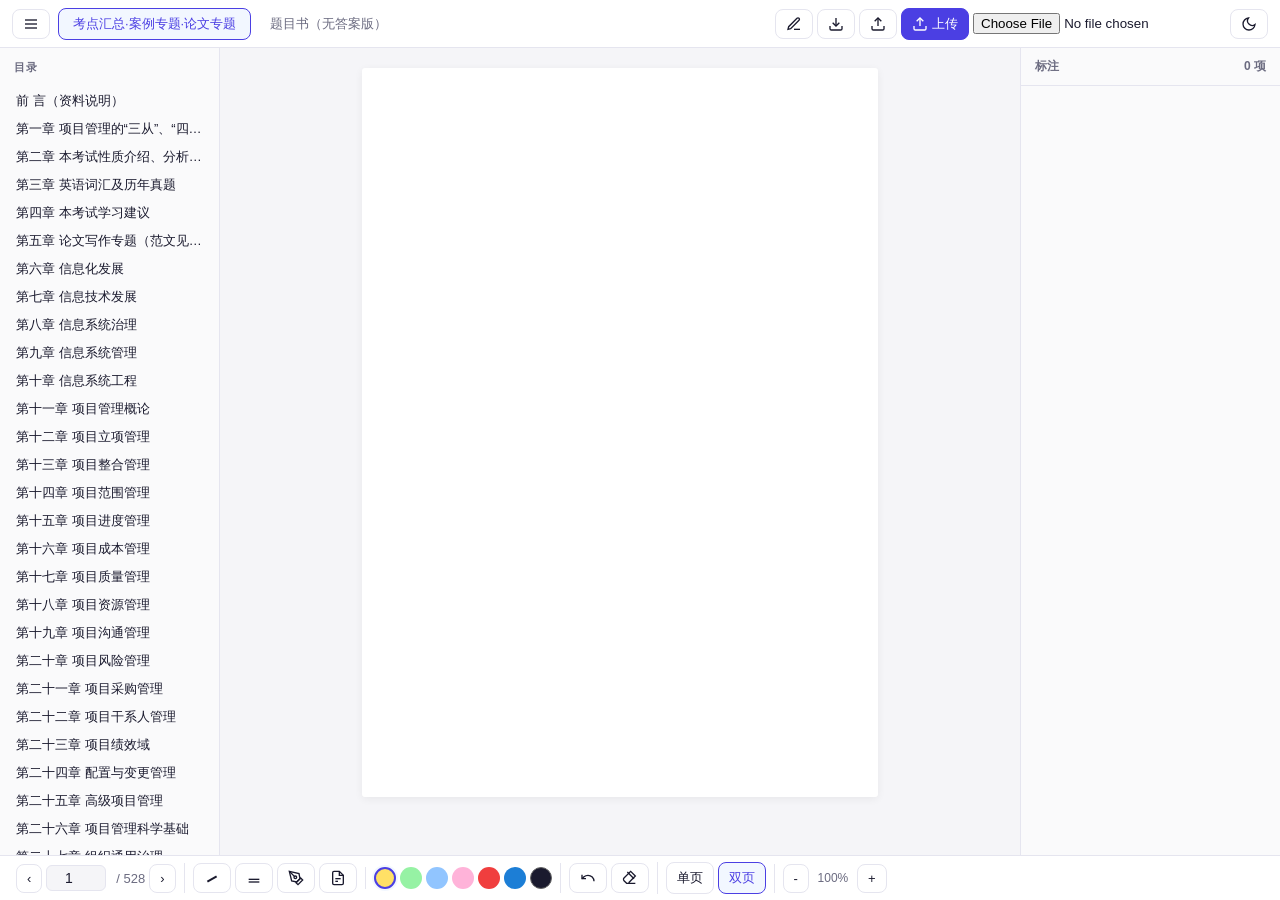
<file: pdf-reader.html>
<!DOCTYPE html>
<html lang="zh-CN">
<head>
<meta charset="UTF-8">
<meta name="viewport" content="width=device-width, initial-scale=1.0, maximum-scale=1.0, user-scalable=no">
<title>PDF 学习工作台 · 软考高项</title>
<script src="./libs/dexie.min.js"></script>
<script type="module">
  import * as _pdfjs from './libs/pdf.min.mjs';
  window.pdfjsLib = _pdfjs;
</script>
<style>
  :root {
    --bg: #f5f5f8;
    --bg-elev: #ffffff;
    --bg-sidebar: #fafafb;
    --text: #1a1a2e;
    --text-muted: #6b6b80;
    --border: #e5e5ef;
    --brand: #4B3FE3;
    --brand-soft: #f2f7ff;
    --accent: #27D2BF;
    --highlight-yellow: #ffe066;
    --highlight-green: #96f2a4;
    --highlight-blue: #91c5ff;
    --highlight-pink: #ffb3d9;
    --pen-red: #f03e3e;
    --pen-blue: #1c7ed6;
    --pen-black: #1a1a2e;
    --shadow: 0 2px 8px rgba(0,0,0,0.06);
  }
  [data-theme="dark"] {
    --bg: #0f0f1a;
    --bg-elev: #1a1a2e;
    --bg-sidebar: #16162a;
    --text: #e8e8f0;
    --text-muted: #9090a5;
    --border: #2a2a40;
    --brand: #6f6fff;
    --brand-soft: #1a1759;
    --highlight-yellow: #8a7a00;
    --highlight-green: #0a6e1a;
    --highlight-blue: #0a4a7a;
    --highlight-pink: #8a004a;
    --pen-red: #ff6b6b;
    --pen-blue: #4dabf7;
    --pen-black: #e8e8f0;
    --shadow: 0 2px 8px rgba(0,0,0,0.3);
  }
  * { margin: 0; padding: 0; box-sizing: border-box; -webkit-tap-highlight-color: transparent; }
  html, body { height: 100%; overflow: hidden; font-family: -apple-system, BlinkMacSystemFont, 'PingFang SC', 'Microsoft YaHei', sans-serif; background: var(--bg); color: var(--text); }
  #app { display: flex; flex-direction: column; height: 100%; }

  /* ===== 顶部栏 ===== */
  .topbar {
    display: flex; align-items: center; gap: 8px;
    height: 48px; padding: 0 12px;
    background: var(--bg-elev); border-bottom: 1px solid var(--border);
    flex-shrink: 0; z-index: 100;
  }
  .tabs { display: flex; gap: 4px; overflow-x: auto; flex: 1; scrollbar-width: none; }
  .tabs::-webkit-scrollbar { display: none; }
  .tab {
    padding: 6px 14px; border-radius: 8px;
    font-size: 13px; cursor: pointer; white-space: nowrap;
    background: transparent; color: var(--text-muted);
    border: 1px solid transparent; transition: all .15s;
  }
  .tab:hover { background: var(--bg-sidebar); }
  .tab.active { background: var(--brand-soft); color: var(--brand); border-color: var(--brand); }
  .topbar-actions { display: flex; gap: 4px; align-items: center; flex-shrink: 0; }
  .btn {
    padding: 6px 10px; border-radius: 8px; border: 1px solid var(--border);
    background: var(--bg-elev); color: var(--text); font-size: 13px;
    cursor: pointer; transition: all .15s; display: inline-flex; align-items: center; gap: 4px;
  }
  .btn:hover { background: var(--bg-sidebar); }
  .btn.primary { background: var(--brand); color: #fff; border-color: var(--brand); }
  .btn.primary:hover { opacity: .9; }
  .btn.active { background: var(--brand-soft); color: var(--brand); border-color: var(--brand); }
  .btn svg { width: 16px; height: 16px; }
  #fileInput { display: none; }

  /* ===== 主体 ===== */
  .main {
    display: flex; flex: 1; overflow: hidden;
  }
  .sidebar {
    width: 220px; background: var(--bg-sidebar); border-right: 1px solid var(--border);
    overflow-y: auto; flex-shrink: 0; transition: width .2s;
  }
  .sidebar.collapsed { width: 0; overflow: hidden; }
  .sidebar-title {
    padding: 12px 14px 8px; font-size: 11px; font-weight: 600;
    color: var(--text-muted); letter-spacing: 1px; text-transform: uppercase;
  }
  .outline-list { list-style: none; padding: 4px 0 16px; }
  .outline-item {
    padding: 5px 14px; font-size: 13px; cursor: pointer; border-left: 2px solid transparent;
    transition: all .15s; color: var(--text); white-space: nowrap; overflow: hidden; text-overflow: ellipsis;
  }
  .outline-item:hover { background: rgba(75,63,227,.06); border-left-color: var(--brand); }
  .outline-item.level-1 { padding-left: 22px; }
  .outline-item.level-2 { padding-left: 34px; font-size: 12px; color: var(--text-muted); }
  .outline-item.level-3 { padding-left: 46px; font-size: 12px; color: var(--text-muted); }

  .viewer {
    flex: 1; overflow: auto; position: relative;
    background: var(--bg);
  }
  .viewer-inner {
    padding: 20px; display: flex; flex-direction: column; align-items: center; gap: 16px;
    min-height: 100%;
  }
  .page-wrap {
    position: relative; box-shadow: var(--shadow); background: #fff;
    border-radius: 4px; overflow: hidden;
  }
  [data-theme="dark"] .page-wrap { box-shadow: 0 2px 12px rgba(0,0,0,.5); }
  .page {
    position: relative; background: #fff; overflow: hidden;
  }
  .page canvas { display: block; }
  .textLayer {
    position: absolute; top: 0; left: 0; right: 0; bottom: 0;
    overflow: hidden; line-height: 1; text-align: initial;
    opacity: .26; text-size-adjust: none; forced-color-adjust: none;
    z-index: 2;
  }
  .textLayer span, .textLayer br {
    color: transparent; position: absolute; white-space: pre;
    cursor: text; transform-origin: 0% 0%;
  }
  .highlightLayer { position: absolute; top: 0; left: 0; pointer-events: auto; }
  .noteLayer { position: absolute; top: 0; left: 0; pointer-events: auto; }
  .penLayer { position: absolute; top: 0; left: 0; pointer-events: auto; }

  /* ===== 工具栏 ===== */
  .toolbar {
    display: flex; gap: 4px; align-items: center; padding: 6px 12px;
    background: var(--bg-elev); border-top: 1px solid var(--border);
    flex-shrink: 0; flex-wrap: wrap;
  }
  .tool-group { display: flex; gap: 4px; align-items: center; padding: 0 4px; }
  .tool-group + .tool-group { border-left: 1px solid var(--border); padding-left: 8px; }
  .color-chip {
    width: 22px; height: 22px; border-radius: 50%; cursor: pointer;
    border: 2px solid transparent; transition: all .15s;
  }
  .color-chip:hover { transform: scale(1.1); }
  .color-chip.active { border-color: var(--brand); box-shadow: 0 0 0 2px var(--brand-soft); }

  /* ===== 便签 ===== */
  .note-popup {
    position: absolute; width: 200px; padding: 8px 10px;
    background: var(--highlight-yellow); color: #333;
    border: 1px solid rgba(0,0,0,.15); border-radius: 8px;
    font-size: 13px; cursor: pointer; z-index: 10;
    box-shadow: var(--shadow);
  }
  .note-popup .note-content {
    min-height: 20px; outline: none; white-space: pre-wrap; word-break: break-all;
  }
  .note-popup .note-content:empty::before { content: '点击编辑便签...'; color: #888; }
  .note-popup .note-delete {
    position: absolute; top: -8px; right: -8px; width: 20px; height: 20px;
    border-radius: 50%; background: #f03e3e; color: #fff; border: none;
    font-size: 12px; cursor: pointer; display: none; align-items: center; justify-content: center;
  }
  .note-popup:hover .note-delete { display: flex; }

  /* ===== 标注列表 ===== */
  .annot-panel {
    width: 260px; background: var(--bg-sidebar); border-left: 1px solid var(--border);
    flex-shrink: 0; display: flex; flex-direction: column; overflow: hidden; transition: width .2s;
  }
  .annot-panel.collapsed { width: 0; overflow: hidden; }
  .annot-header {
    padding: 10px 14px; font-size: 12px; font-weight: 600; color: var(--text-muted);
    border-bottom: 1px solid var(--border); display: flex; justify-content: space-between; align-items: center;
  }
  .annot-list { flex: 1; overflow-y: auto; padding: 8px; }
  .annot-item {
    padding: 8px 10px; margin-bottom: 6px; border-radius: 8px;
    background: var(--bg-elev); border: 1px solid var(--border);
    cursor: pointer; transition: all .15s;
  }
  .annot-item:hover { border-color: var(--brand); }
  .annot-meta { font-size: 11px; color: var(--text-muted); margin-bottom: 2px; }
  .annot-preview { font-size: 12px; color: var(--text); overflow: hidden; text-overflow: ellipsis; white-space: nowrap; }

  /* ===== 翻页控件 ===== */
  .page-nav {
    display: flex; align-items: center; gap: 10px; padding: 8px 14px;
    background: var(--bg-elev); border-top: 1px solid var(--border); flex-shrink: 0;
  }
  .page-nav button {
    width: 32px; height: 32px; border-radius: 8px; border: 1px solid var(--border);
    background: var(--bg-elev); cursor: pointer; display: flex; align-items: center; justify-content: center;
  }
  .page-nav button:hover:not(:disabled) { background: var(--bg-sidebar); }
  .page-nav button:disabled { opacity: .4; cursor: not-allowed; }
  .page-nav input {
    width: 60px; text-align: center; padding: 4px 6px; border-radius: 6px;
    border: 1px solid var(--border); background: var(--bg); color: var(--text); font-size: 14px;
  }
  .page-nav span { font-size: 13px; color: var(--text-muted); }

  /* ===== 模态框 ===== */
  .modal-overlay {
    position: fixed; inset: 0; background: rgba(0,0,0,.5);
    display: flex; align-items: center; justify-content: center; z-index: 1000;
  }
  .modal {
    background: var(--bg-elev); border-radius: 12px; padding: 24px;
    max-width: 480px; width: 90%; max-height: 80vh; overflow-y: auto;
    box-shadow: 0 8px 32px rgba(0,0,0,.2);
  }
  .modal h3 { margin-bottom: 12px; font-size: 16px; }
  .modal p { font-size: 13px; color: var(--text-muted); margin-bottom: 16px; line-height: 1.6; }
  .modal .file-list { max-height: 300px; overflow-y: auto; border: 1px solid var(--border); border-radius: 8px; margin-bottom: 16px; }
  .modal .file-item {
    padding: 10px 12px; display: flex; justify-content: space-between; align-items: center;
    border-bottom: 1px solid var(--border); font-size: 13px;
  }
  .modal .file-item:last-child { border-bottom: none; }

  /* ===== 响应式 ===== */
  @media (max-width: 768px) {
    .sidebar { display: none; }
    .annot-panel { display: none; }
    .topbar .tab { padding: 6px 10px; font-size: 12px; }
  }
</style>
</head>
<body>
<div id="app">
  <div class="topbar">
    <button class="btn" id="toggleSidebar" title="目录">
      <svg viewBox="0 0 24 24" fill="none" stroke="currentColor" stroke-width="2"><line x1="3" y1="6" x2="21" y2="6"/><line x1="3" y1="12" x2="21" y2="12"/><line x1="3" y1="18" x2="21" y2="18"/></svg>
    </button>
    <div class="tabs" id="tabBar"></div>
    <div class="topbar-actions">
      <button class="btn" id="toggleAnnot" title="标注列表">
        <svg viewBox="0 0 24 24" fill="none" stroke="currentColor" stroke-width="2"><path d="M12 20h9"/><path d="M16.5 3.5a2.121 2.121 0 0 1 3 3L7 19l-4 1 1-4L16.5 3.5z"/></svg>
      </button>
      <button class="btn" id="btnExport" title="导出标注">
        <svg viewBox="0 0 24 24" fill="none" stroke="currentColor" stroke-width="2"><path d="M21 15v4a2 2 0 0 1-2 2H5a2 2 0 0 1-2-2v-4"/><polyline points="7 10 12 15 17 10"/><line x1="12" y1="15" x2="12" y2="3"/></svg>
      </button>
      <button class="btn" id="btnImport" title="导入标注">
        <svg viewBox="0 0 24 24" fill="none" stroke="currentColor" stroke-width="2"><path d="M21 15v4a2 2 0 0 1-2 2H5a2 2 0 0 1-2-2v-4"/><polyline points="17 8 12 3 7 8"/><line x1="12" y1="3" x2="12" y2="15"/></svg>
      </button>
      <button class="btn primary" id="btnUpload" title="上传PDF">
        <svg viewBox="0 0 24 24" fill="none" stroke="currentColor" stroke-width="2"><path d="M21 15v4a2 2 0 0 1-2 2H5a2 2 0 0 1-2-2v-4"/><polyline points="17 8 12 3 7 8"/><line x1="12" y1="3" x2="12" y2="15"/></svg>
        <span>上传</span>
      </button>
      <input type="file" id="fileInput" accept="application/pdf" multiple>
      <input type="file" id="importInput" accept="application/json">
      <button class="btn" id="btnTheme" title="深色模式">
        <svg viewBox="0 0 24 24" fill="none" stroke="currentColor" stroke-width="2"><path d="M21 12.79A9 9 0 1 1 11.21 3 7 7 0 0 0 21 12.79z"/></svg>
      </button>
    </div>
  </div>

  <div class="main">
    <div class="sidebar" id="sidebar">
      <div class="sidebar-title">目录</div>
      <ul class="outline-list" id="outlineList"></ul>
    </div>
    <div class="viewer" id="viewer">
      <div class="viewer-inner" id="viewerInner"></div>
    </div>
    <div class="annot-panel" id="annotPanel">
      <div class="annot-header">
        <span>标注</span>
        <span id="annotCount">0 项</span>
      </div>
      <div class="annot-list" id="annotList"></div>
    </div>
  </div>

  <div class="toolbar">
    <div class="tool-group">
      <button class="btn" id="btnPrev" title="上一页">‹</button>
      <div class="page-nav" style="padding:0; border:none;">
        <input type="number" id="pageInput" min="1" value="1">
        <span id="totalPage">/ 0</span>
      </div>
      <button class="btn" id="btnNext" title="下一页">›</button>
    </div>
    <div class="tool-group">
      <button class="btn" data-tool="highlight" title="高亮">
        <svg viewBox="0 0 24 24" fill="currentColor"><rect x="4" y="12" width="16" height="3" transform="rotate(-30 12 13.5)"/></svg>
      </button>
      <button class="btn" data-tool="underline" title="下划线">
        <svg viewBox="0 0 24 24" fill="none" stroke="currentColor" stroke-width="2"><line x1="4" y1="18" x2="20" y2="18"/><line x1="4" y1="14" x2="20" y2="14"/></svg>
      </button>
      <button class="btn" data-tool="pen" title="画笔">
        <svg viewBox="0 0 24 24" fill="none" stroke="currentColor" stroke-width="2"><path d="M12 19l7-7 3 3-7 7-3-3z"/><path d="M18 13l-1.5-7.5L2 2l3.5 14.5L13 18l5-5z"/><path d="M2 2l7.586 7.586"/><circle cx="11" cy="11" r="2"/></svg>
      </button>
      <button class="btn" data-tool="note" title="便签">
        <svg viewBox="0 0 24 24" fill="none" stroke="currentColor" stroke-width="2"><path d="M14 2H6a2 2 0 0 0-2 2v16a2 2 0 0 0 2 2h12a2 2 0 0 0 2-2V8z"/><polyline points="14 2 14 8 20 8"/><line x1="8" y1="13" x2="16" y2="13"/><line x1="8" y1="17" x2="12" y2="17"/></svg>
      </button>
    </div>
    <div class="tool-group" id="colorGroup">
      <div class="color-chip active" style="background:var(--highlight-yellow)" data-color="#ffe066" data-tool="highlight"></div>
      <div class="color-chip" style="background:var(--highlight-green)" data-color="#96f2a4" data-tool="highlight"></div>
      <div class="color-chip" style="background:var(--highlight-blue)" data-color="#91c5ff" data-tool="highlight"></div>
      <div class="color-chip" style="background:var(--highlight-pink)" data-color="#ffb3d9" data-tool="highlight"></div>
      <div class="color-chip" style="background:var(--pen-red)" data-color="#f03e3e" data-tool="pen"></div>
      <div class="color-chip" style="background:var(--pen-blue)" data-color="#1c7ed6" data-tool="pen"></div>
      <div class="color-chip" style="background:var(--pen-black); border:1px solid #666" data-color="#1a1a2e" data-tool="pen"></div>
    </div>
    <div class="tool-group">
      <button class="btn" id="btnUndo" title="撤销">
        <svg viewBox="0 0 24 24" fill="none" stroke="currentColor" stroke-width="2"><path d="M3 7v6h6"/><path d="M21 17a9 9 0 0 0-9-9 9 9 0 0 0-6 2.3L3 13"/></svg>
      </button>
      <button class="btn" id="btnErase" title="橡皮/删除标注">
        <svg viewBox="0 0 24 24" fill="none" stroke="currentColor" stroke-width="2"><path d="M20 20H7L3 16c-1-1-1-3 0-4L13 2l7 7-10 10"/><line x1="18" y1="13" x2="8" y2="3"/></svg>
      </button>
    </div>
    <div class="tool-group">
      <button class="btn" id="btnSingle" title="单页">单页</button>
      <button class="btn active" id="btnDouble" title="双页">双页</button>
    </div>
    <div class="tool-group">
      <button class="btn" id="btnZoomOut" title="缩小">-</button>
      <span id="zoomLabel" style="font-size:12px; color:var(--text-muted); min-width:40px; text-align:center;">100%</span>
      <button class="btn" id="btnZoomIn" title="放大">+</button>
    </div>
  </div>
</div>

<script>
/* ============ 配置 ============ */
const BUILTIN_BOOKS = [
  { id: 'book1', name: '考点汇总·案例专题·论文专题', path: '.uploads/9e2aa96e-c095-4aea-839e-9807569568bb_27年重点考点汇总、案例专题、论文专题等.pdf' },
  { id: 'book2', name: '题目书（无答案版）', path: '.uploads/e70e0bc9-870f-41e6-912e-a394d9dc6c32_27年题目书无答案无解析版.pdf' },
];
const ZOOM_LEVELS = [0.6, 0.75, 0.9, 1, 1.15, 1.3, 1.5, 1.8];

/* ============ IndexedDB ============ */
const db = new Dexie('pdfReader');
db.version(1).stores({
  annotations: '++id, fileId, page, type',
  progress: 'fileId',
  uploadedBooks: '++id, name, file',
});

/* ============ 状态 ============ */
const state = {
  books: [...BUILTIN_BOOKS],
  currentFileId: BUILTIN_BOOKS[0].id,
  pdfDoc: null,
  currentPage: 1,
  totalPages: 0,
  isDouble: window.innerWidth > 768,
  zoom: 1,
  tool: 'highlight',
  color: '#ffe066',
  penWidth: 2,
  penStroke: null, // 正在画的笔迹
  isErasing: false,
  isDrawing: false,
};

/* ============ 初始化 ============ */
document.addEventListener('DOMContentLoaded', async () => {
  pdfjsLib.GlobalWorkerOptions.workerSrc = './libs/pdf.worker.min.mjs';

  // 加载上传的书
  const uploaded = await db.uploadedBooks.toArray();
  for (const b of uploaded) {
    const objUrl = URL.createObjectURL(b.file);
    state.books.push({ id: 'up_' + b.id, name: b.name, path: objUrl, isUploaded: true });
  }
  // 恢复当前书
  const saved = localStorage.getItem('currentFileId');
  if (saved && state.books.find(b => b.id === saved)) state.currentFileId = saved;

  renderTabs();
  setupEvents();
  await loadBook(state.currentFileId);
});

/* ============ 事件绑定 ============ */
function setupEvents() {
  // 翻页
  document.getElementById('btnPrev').onclick = () => goPage(-1);
  document.getElementById('btnNext').onclick = () => goPage(1);
  document.getElementById('pageInput').onchange = (e) => goToPage(parseInt(e.target.value) || 1);
  document.addEventListener('keydown', (e) => {
    if (e.target.tagName === 'INPUT') return;
    if (e.key === 'ArrowLeft' || e.key === 'ArrowUp') goPage(-1);
    else if (e.key === 'ArrowRight' || e.key === 'ArrowDown' || e.key === ' ') { e.preventDefault(); goPage(1); }
  });

  // 工具栏按钮
  document.querySelectorAll('[data-tool]').forEach(btn => {
    btn.onclick = () => {
      state.tool = btn.dataset.tool;
      document.querySelectorAll('.btn[data-tool]').forEach(b => b.classList.remove('active'));
      btn.classList.add('active');
      state.isErasing = false;
      document.getElementById('btnErase').classList.remove('active');
    };
  });
  document.querySelectorAll('.color-chip').forEach(c => {
    c.onclick = () => {
      state.color = c.dataset.color;
      document.querySelectorAll('.color-chip').forEach(x => x.classList.remove('active'));
      document.querySelectorAll(`.color-chip[data-tool="${state.tool}"]`).forEach(x => { if(x.dataset.color===state.color) x.classList.add('active'); });
      c.classList.add('active');
    };
  });
  document.getElementById('btnUndo').onclick = undoAnnotation;
  document.getElementById('btnErase').onclick = () => {
    state.isErasing = !state.isErasing;
    document.getElementById('btnErase').classList.toggle('active', state.isErasing);
    state.tool = state.isErasing ? null : state.tool;
  };
  document.getElementById('btnSingle').onclick = () => setLayout(false);
  document.getElementById('btnDouble').onclick = () => setLayout(true);
  document.getElementById('btnZoomIn').onclick = () => setZoom(Math.min(ZOOM_LEVELS[ZOOM_LEVELS.indexOf(state.zoom)+1] || state.zoom*1.2, 2.5));
  document.getElementById('btnZoomOut').onclick = () => setZoom(Math.max(ZOOM_LEVELS[ZOOM_LEVELS.indexOf(state.zoom)-1] || state.zoom*0.85, 0.4));
  document.getElementById('toggleSidebar').onclick = () => document.getElementById('sidebar').classList.toggle('collapsed');
  document.getElementById('toggleAnnot').onclick = () => document.getElementById('annotPanel').classList.toggle('collapsed');
  document.getElementById('btnTheme').onclick = () => {
    const t = document.documentElement.getAttribute('data-theme') === 'dark' ? 'light' : 'dark';
    document.documentElement.setAttribute('data-theme', t);
    localStorage.setItem('theme', t);
  };
  if (localStorage.getItem('theme') === 'dark') document.documentElement.setAttribute('data-theme', 'dark');

  // 上传/导入/导出
  document.getElementById('btnUpload').onclick = () => document.getElementById('fileInput').click();
  document.getElementById('fileInput').onchange = handleFileUpload;
  document.getElementById('btnImport').onclick = () => document.getElementById('importInput').click();
  document.getElementById('importInput').onchange = handleImport;
  document.getElementById('btnExport').onclick = handleExport;

  // 窗口缩放
  window.addEventListener('resize', () => {
    if (!state.isDouble && window.innerWidth > 768) { setLayout(true); }
  });
}

/* ============ 标签栏 ============ */
function renderTabs() {
  const bar = document.getElementById('tabBar');
  bar.innerHTML = '';
  state.books.forEach(book => {
    const tab = document.createElement('div');
    tab.className = 'tab' + (book.id === state.currentFileId ? ' active' : '');
    tab.textContent = book.name;
    tab.onclick = () => loadBook(book.id);
    bar.appendChild(tab);
  });
}

/* ============ 加载书 ============ */
async function loadBook(fileId) {
  state.currentFileId = fileId;
  localStorage.setItem('currentFileId', fileId);
  const book = state.books.find(b => b.id === fileId);
  if (!book) return;

  // 恢复进度
  const prog = await db.progress.get(fileId);
  state.currentPage = prog?.lastPage || 1;
  document.getElementById('pageInput').value = state.currentPage;

  try {
    const loadingTask = pdfjsLib.getDocument({ url: book.path });
    state.pdfDoc = await loadingTask.promise;
    state.totalPages = state.pdfDoc.numPages;
    document.getElementById('totalPage').textContent = `/ ${state.totalPages}`;
    renderTabs();
    await renderOutline();
    await renderPages();
    await renderAnnotationList();
  } catch (e) {
    console.error('加载PDF失败:', e);
    showToast('PDF 加载失败：' + (e && e.message ? e.message.slice(0, 60) : '未知错误'));
  }
}

/* ============ 轻提示 ============ */
function showToast(msg) {
  let t = document.getElementById('appToast');
  if (!t) {
    t = document.createElement('div');
    t.id = 'appToast';
    t.style.cssText = 'position:fixed;top:64px;left:50%;transform:translateX(-50%);background:#f03e3e;color:#fff;padding:10px 18px;border-radius:8px;z-index:99999;font-size:13px;box-shadow:0 4px 12px rgba(0,0,0,.25);max-width:80vw;';
    document.body.appendChild(t);
  }
  t.textContent = msg;
  t.style.display = 'block';
  clearTimeout(t._timer);
  t._timer = setTimeout(() => { t.style.display = 'none'; }, 4000);
}

/* ============ 目录 ============ */
async function renderOutline() {
  const ol = document.getElementById('outlineList');
  ol.innerHTML = '';
  try {
    const outline = (await state.pdfDoc.getOutline()) || [];
    function walk(items, depth=0) {
      for (const it of items) {
        if (Array.isArray(it)) { walk(it, depth+1); continue; }
        if (!it.title) continue;
        const li = document.createElement('li');
        li.className = 'outline-item level-' + Math.min(depth,3);
        li.textContent = it.title;
        const dest = it.dest;
        li.onclick = async () => {
          try {
            let d = dest;
            if (typeof d === 'string') d = await state.pdfDoc.getDestination(d);
            if (!Array.isArray(d) || !d[0]) return;
            const idx = await state.pdfDoc.getPageIndex(d[0]);
            goToPage(idx + 1);
          } catch (e) { /* 跳转失败忽略 */ }
        };
        ol.appendChild(li);
      }
    }
    walk(outline);
  } catch (e) { /* outline 可能不可用 */ }
  if (ol.children.length === 0) {
    ol.innerHTML = '<li style="padding:12px; font-size:12px; color:var(--text-muted);">本书无内置目录</li>';
  }
}

/* ============ 渲染页面 ============ */
async function renderPages() {
  const viewer = document.getElementById('viewerInner');
  viewer.innerHTML = '';
  const n = state.isDouble ? 2 : 1;
  const pagesToRender = [];
  // 双页时：左为奇数页，右为偶数页；单页时一页一页
  for (let i = 0; i < n; i++) {
    const p = state.currentPage + i;
    if (p > 0 && p <= state.totalPages) pagesToRender.push(p);
  }
  // 如果左页空了（比如最后一页奇数），只渲染右
  if (state.isDouble && pagesToRender.length === 2 && state.currentPage % 2 === 0) {
    // 起始页为偶数时显示 [空白, p]
  }

  for (const pageNum of pagesToRender) {
    const wrap = document.createElement('div');
    wrap.className = 'page-wrap';
    wrap.dataset.page = pageNum;

    const pageDiv = document.createElement('div');
    pageDiv.className = 'page';

    const canvas = document.createElement('canvas');
    const textLayer = document.createElement('div');
    textLayer.className = 'textLayer';
    const highlightLayer = document.createElement('div');
    highlightLayer.className = 'highlightLayer';
    const noteLayer = document.createElement('div');
    noteLayer.className = 'noteLayer';
    const penLayer = document.createElement('canvas');
    penLayer.className = 'penLayer';
    penLayer.style.pointerEvents = 'auto';

    pageDiv.append(canvas, textLayer, highlightLayer, noteLayer, penLayer);
    wrap.appendChild(pageDiv);
    viewer.appendChild(wrap);

    await renderSinglePage(pageNum, wrap, canvas, textLayer, highlightLayer, noteLayer, penLayer);
  }
  // 保存进度
  db.progress.put({ fileId: state.currentFileId, lastPage: state.currentPage });
}

async function renderSinglePage(pageNum, wrap, canvas, textLayer, highlightLayer, noteLayer, penLayer) {
  const page = await state.pdfDoc.getPage(pageNum);
  const viewport = page.getViewport({ scale: state.zoom });
  canvas.width = viewport.width * 2;
  canvas.height = viewport.height * 2;
  canvas.style.width = viewport.width + 'px';
  canvas.style.height = viewport.height + 'px';
  const ctx = canvas.getContext('2d');
  ctx.setTransform(2, 0, 0, 2, 0, 0);
  await page.render({ canvasContext: ctx, viewport }).promise;

  // Text layer for highlighting
  textLayer.style.width = viewport.width + 'px';
  textLayer.style.height = viewport.height + 'px';
  textLayer.style.transform = `scale(1)`;
  textLayer.style.setProperty('--scale-factor', viewport.scale);
  const textContent = await page.getTextContent();
  const tl = new pdfjsLib.TextLayer({
    textContentSource: textContent,
    container: textLayer,
    viewport,
  });
  await tl.render();

  // Layers
  highlightLayer.style.width = viewport.width + 'px';
  highlightLayer.style.height = viewport.height + 'px';
  noteLayer.style.width = viewport.width + 'px';
  noteLayer.style.height = viewport.height + 'px';
  penLayer.width = viewport.width * 2;
  penLayer.height = viewport.height * 2;
  penLayer.style.width = viewport.width + 'px';
  penLayer.style.height = viewport.height + 'px';
  penLayer.style.position = 'absolute';
  penLayer.style.top = 0; penLayer.style.left = 0;
  penLayer.getContext('2d').scale(2, 2);

  // 渲染已有标注
  await renderPageAnnotations(pageNum, highlightLayer, noteLayer, penLayer, viewport);

  // 绑定事件到 pageDiv
  bindPageEvents(wrap, canvas, textLayer, highlightLayer, noteLayer, penLayer, viewport, pageNum);
}

/* ============ 渲染页面已有标注 ============ */
async function renderPageAnnotations(pageNum, highlightLayer, noteLayer, penCanvas, viewport) {
  const anns = await db.annotations.where({ fileId: state.currentFileId, page: pageNum }).toArray();
  for (const ann of anns) {
    if (ann.type === 'highlight') {
      for (const r of ann.data.rects) {
        const div = document.createElement('div');
        div.style.position = 'absolute';
        div.style.left = r.x * viewport.width + 'px';
        div.style.top = r.y * viewport.height + 'px';
        div.style.width = r.w * viewport.width + 'px';
        div.style.height = r.h * viewport.height + 'px';
        div.style.background = ann.data.color;
        div.style.opacity = ann.data.style === 'underline' ? 0 : 0.4;
        div.style.borderBottom = ann.data.style === 'underline' ? `3px solid ${ann.data.color}` : 'none';
        div.style.position = 'absolute';
        div.style.bottom = ann.data.style === 'underline' ? (viewport.height - (r.y + r.h) * viewport.height) + 'px' : div.style.bottom;
        highlightLayer.appendChild(div);
      }
    } else if (ann.type === 'note') {
      const popup = createNotePopup(ann);
      popup.style.left = ann.data.x * viewport.width + 'px';
      popup.style.top = ann.data.y * viewport.height + 'px';
      noteLayer.appendChild(popup);
    } else if (ann.type === 'pen') {
      const pctx = penCanvas.getContext('2d');
      pctx.beginPath();
      pctx.strokeStyle = ann.data.color;
      pctx.lineWidth = ann.data.width;
      pctx.lineCap = 'round';
      pctx.lineJoin = 'round';
      for (const stroke of ann.data.strokes) {
        if (stroke.points.length < 2) continue;
        pctx.moveTo(stroke.points[0].x * viewport.width, stroke.points[0].y * viewport.height);
        for (let i = 1; i < stroke.points.length; i++) {
          pctx.lineTo(stroke.points[i].x * viewport.width, stroke.points[i].y * viewport.height);
        }
      }
      pctx.stroke();
    }
  }
}

function createNotePopup(ann) {
  const div = document.createElement('div');
  div.className = 'note-popup';
  div.innerHTML = `<div class="note-content" contenteditable="true">${ann.data.content || ''}</div><button class="note-delete" title="删除">×</button>`;
  const content = div.querySelector('.note-content');
  const del = div.querySelector('.note-delete');
  content.oninput = async () => {
    ann.data.content = content.innerText;
    await db.annotations.update(ann.id, { data: ann.data });
    renderAnnotationList();
  };
  del.onclick = async (e) => {
    e.stopPropagation();
    await db.annotations.delete(ann.id);
    div.remove();
    renderAnnotationList();
  };
  return div;
}

/* ============ 页面交互 ============ */
function bindPageEvents(wrap, canvas, textLayer, highlightLayer, noteLayer, penCanvas, viewport, pageNum) {
  const pageDiv = wrap.querySelector('.page');

  // 高亮：鼠标在 textLayer 上选择文字
  textLayer.addEventListener('mouseup', (e) => {
    if (state.tool !== 'highlight' && state.tool !== 'underline') return;
    const sel = window.getSelection();
    if (!sel || sel.isCollapsed || sel.rangeCount === 0) return;
    const range = sel.getRangeAt(0);
    const rects = range.getClientRects();
    if (rects.length === 0) return;
    const parentRect = pageDiv.getBoundingClientRect();
    const rectArr = [];
    for (const r of rects) {
      rectArr.push({
        x: (r.left - parentRect.left) / parentRect.width,
        y: (r.top - parentRect.top) / parentRect.height,
        w: r.width / parentRect.width,
        h: r.height / parentRect.height,
      });
    }
    if (rectArr.length > 0) {
      saveAnnotation({
        fileId: state.currentFileId,
        page: pageNum,
        type: 'highlight',
        data: { rects: rectArr, text: sel.toString(), color: state.color, style: state.tool === 'underline' ? 'underline' : 'highlight' }
      });
      renderPages();
    }
    sel.removeAllRanges();
  });

  // 便签：点击空白处
  pageDiv.addEventListener('click', (e) => {
    if (state.tool !== 'note' || state.isErasing) return;
    if (e.target.closest('.note-popup')) return;
    const rect = pageDiv.getBoundingClientRect();
    const x = (e.clientX - rect.left) / rect.width;
    const y = (e.clientY - rect.top) / rect.height;
    saveAnnotation({
      fileId: state.currentFileId,
      page: pageNum,
      type: 'note',
      data: { x, y, content: '' }
    }).then(ann => { renderPages(); });
  });

  // 画笔
  let drawing = false;
  let currentStroke = null;
  const getPos = (e) => {
    const rect = pageDiv.getBoundingClientRect();
    const cx = (e.touches ? e.touches[0].clientX : e.clientX);
    const cy = (e.touches ? e.touches[0].clientY : e.clientY);
    return {
      x: (cx - rect.left) / rect.width,
      y: (cy - rect.top) / rect.height,
    };
  };

  const startDraw = (e) => {
    if (state.tool !== 'pen' || state.isErasing) return;
    e.preventDefault();
    drawing = true;
    currentStroke = { points: [getPos(e)], color: state.color, width: state.penWidth };
    state.penStroke = { strokes: [currentStroke], color: state.color, width: state.penWidth };
  };
  const moveDraw = (e) => {
    if (!drawing) return;
    e.preventDefault();
    const pos = getPos(e);
    currentStroke.points.push(pos);
    // 实时绘制
    const pctx = penCanvas.getContext('2d');
    pctx.beginPath();
    pctx.strokeStyle = state.color;
    pctx.lineWidth = state.penWidth;
    pctx.lineCap = 'round';
    pctx.lineJoin = 'round';
    const pts = currentStroke.points;
    const prev = pts[pts.length-2];
    pctx.moveTo(prev.x * viewport.width, prev.y * viewport.height);
    pctx.lineTo(pos.x * viewport.width, pos.y * viewport.height);
    pctx.stroke();
  };
  const endDraw = (e) => {
    if (!drawing) return;
    drawing = false;
    if (currentStroke && currentStroke.points.length > 1) {
      saveAnnotation({
        fileId: state.currentFileId,
        page: pageNum,
        type: 'pen',
        data: state.penStroke
      });
    }
    state.penStroke = null;
    currentStroke = null;
  };

  penCanvas.addEventListener('mousedown', startDraw);
  penCanvas.addEventListener('mousemove', moveDraw);
  document.addEventListener('mouseup', endDraw);
  penCanvas.addEventListener('touchstart', startDraw, { passive: false });
  penCanvas.addEventListener('touchmove', moveDraw, { passive: false });
  penCanvas.addEventListener('touchend', endDraw);

  // 擦除：点击标注删除
  const clickErase = async (e) => {
    if (!state.isErasing) return;
    // 检查点击位置是否覆盖标注
    const rect = pageDiv.getBoundingClientRect();
    const cx = (e.clientX - rect.left) / rect.width;
    const cy = (e.clientY - rect.top) / rect.height;
    const anns = await db.annotations.where({ fileId: state.currentFileId, page: pageNum }).toArray();
    for (const ann of anns) {
      let hit = false;
      if (ann.type === 'highlight') {
        hit = ann.data.rects.some(r => cx >= r.x && cx <= r.x+r.w && cy >= r.y && cy <= r.y+r.h);
      } else if (ann.type === 'note') {
        hit = Math.abs(cx - ann.data.x) < 0.05 && Math.abs(cy - ann.data.y) < 0.05;
      } else if (ann.type === 'pen') {
        // 简化：检查到最近笔迹点的距离
        for (const stroke of ann.data.strokes) {
          for (const pt of stroke.points) {
            const d = Math.hypot(cx - pt.x, cy - pt.y);
            if (d < 0.02) { hit = true; break; }
          }
          if (hit) break;
        }
      }
      if (hit) {
        await db.annotations.delete(ann.id);
        renderPages();
        renderAnnotationList();
        return;
      }
    }
  };
  pageDiv.addEventListener('click', clickErase, true);
}

/* ============ 翻页/跳转 ============ */
function goPage(delta) {
  const target = state.currentPage + delta;
  if (target < 1 || target > state.totalPages) return;
  goToPage(target);
}
function goToPage(n) {
  state.currentPage = Math.max(1, Math.min(n, state.totalPages));
  document.getElementById('pageInput').value = state.currentPage;
  renderPages();
}
function setLayout(isDouble) {
  state.isDouble = isDouble && window.innerWidth > 768;
  document.getElementById('btnSingle').classList.toggle('active', !state.isDouble);
  document.getElementById('btnDouble').classList.toggle('active', state.isDouble);
  renderPages();
}
function setZoom(z) {
  state.zoom = Math.round(z * 100) / 100;
  document.getElementById('zoomLabel').textContent = Math.round(state.zoom * 100) + '%';
  renderPages();
}

/* ============ 标注 CRUD ============ */
async function saveAnnotation(data) {
  const id = await db.annotations.add(data);
  await renderAnnotationList();
  return { id, ...data };
}
async function undoAnnotation() {
  const last = await db.annotations.where({ fileId: state.currentFileId, page: state.currentPage }).reverse().first();
  if (last) {
    await db.annotations.delete(last.id);
    renderPages();
    renderAnnotationList();
  }
}

/* ============ 标注列表 ============ */
async function renderAnnotationList() {
  const list = document.getElementById('annotList');
  const anns = (await db.annotations.where({ fileId: state.currentFileId }).toArray()).sort((a, b) => a.page - b.page);
  document.getElementById('annotCount').textContent = anns.length + ' 项';
  list.innerHTML = '';
  for (const a of anns) {
    const div = document.createElement('div');
    div.className = 'annot-item';
    let preview = '';
    if (a.type === 'highlight') preview = a.data.text?.slice(0, 40) || '高亮';
    else if (a.type === 'note') preview = a.data.content?.slice(0, 40) || '便签';
    else if (a.type === 'pen') preview = '笔迹 ' + a.data.strokes.reduce((s,x) => s + x.points.length, 0) + ' 点';
    const label = { highlight: '高亮', underline: '划线', note: '便签', pen: '画笔' }[a.type] || a.type;
    div.innerHTML = `<div class="annot-meta">P${a.page} · ${label}</div><div class="annot-preview">${preview}</div>`;
    div.onclick = () => {
      goToPage(a.page);
      setTimeout(() => {
        const viewer = document.getElementById('viewer');
        const wrap = viewer.querySelector(`.page-wrap[data-page="${a.page}"]`);
        if (wrap) wrap.scrollIntoView({ behavior: 'smooth', block: 'center' });
      }, 200);
    };
    list.appendChild(div);
  }
}

/* ============ 文件上传 ============ */
async function handleFileUpload(e) {
  const files = Array.from(e.target.files);
  if (files.length === 0) return;
  for (const f of files) {
    const record = await db.uploadedBooks.add({ name: f.name.replace(/\.pdf$/i, ''), file: f });
    const objUrl = URL.createObjectURL(f);
    state.books.push({ id: 'up_' + record.id, name: f.name.replace(/\.pdf$/i, ''), path: objUrl, isUploaded: true });
  }
  renderTabs();
  e.target.value = '';
}

/* ============ 导入/导出 ============ */
async function handleExport() {
  const data = await db.annotations.where({ fileId: state.currentFileId }).toArray();
  const blob = new Blob([JSON.stringify(data, null, 2)], { type: 'application/json' });
  const url = URL.createObjectURL(blob);
  const a = document.createElement('a');
  a.href = url;
  a.download = `${state.books.find(b=>b.id===state.currentFileId)?.name || 'annotations'}-标注.json`;
  a.click();
  URL.revokeObjectURL(url);
}
async function handleImport(e) {
  const file = e.target.files[0];
  if (!file) return;
  const reader = new FileReader();
  reader.onload = async () => {
    try {
      const data = JSON.parse(reader.result);
      let count = 0;
      for (const ann of data) {
        if (ann.fileId === state.currentFileId) {
          await db.annotations.add({ fileId: ann.fileId, page: ann.page, type: ann.type, data: ann.data });
          count++;
        }
      }
      showToast(`导入成功 ${count} 条标注`);
      renderPages();
      renderAnnotationList();
    } catch (err) {
      showToast('导入失败：' + (err.message || '').slice(0, 60));
    }
  };
  reader.readAsText(file);
  e.target.value = '';
}
</script>
</body>
</html>
</file>
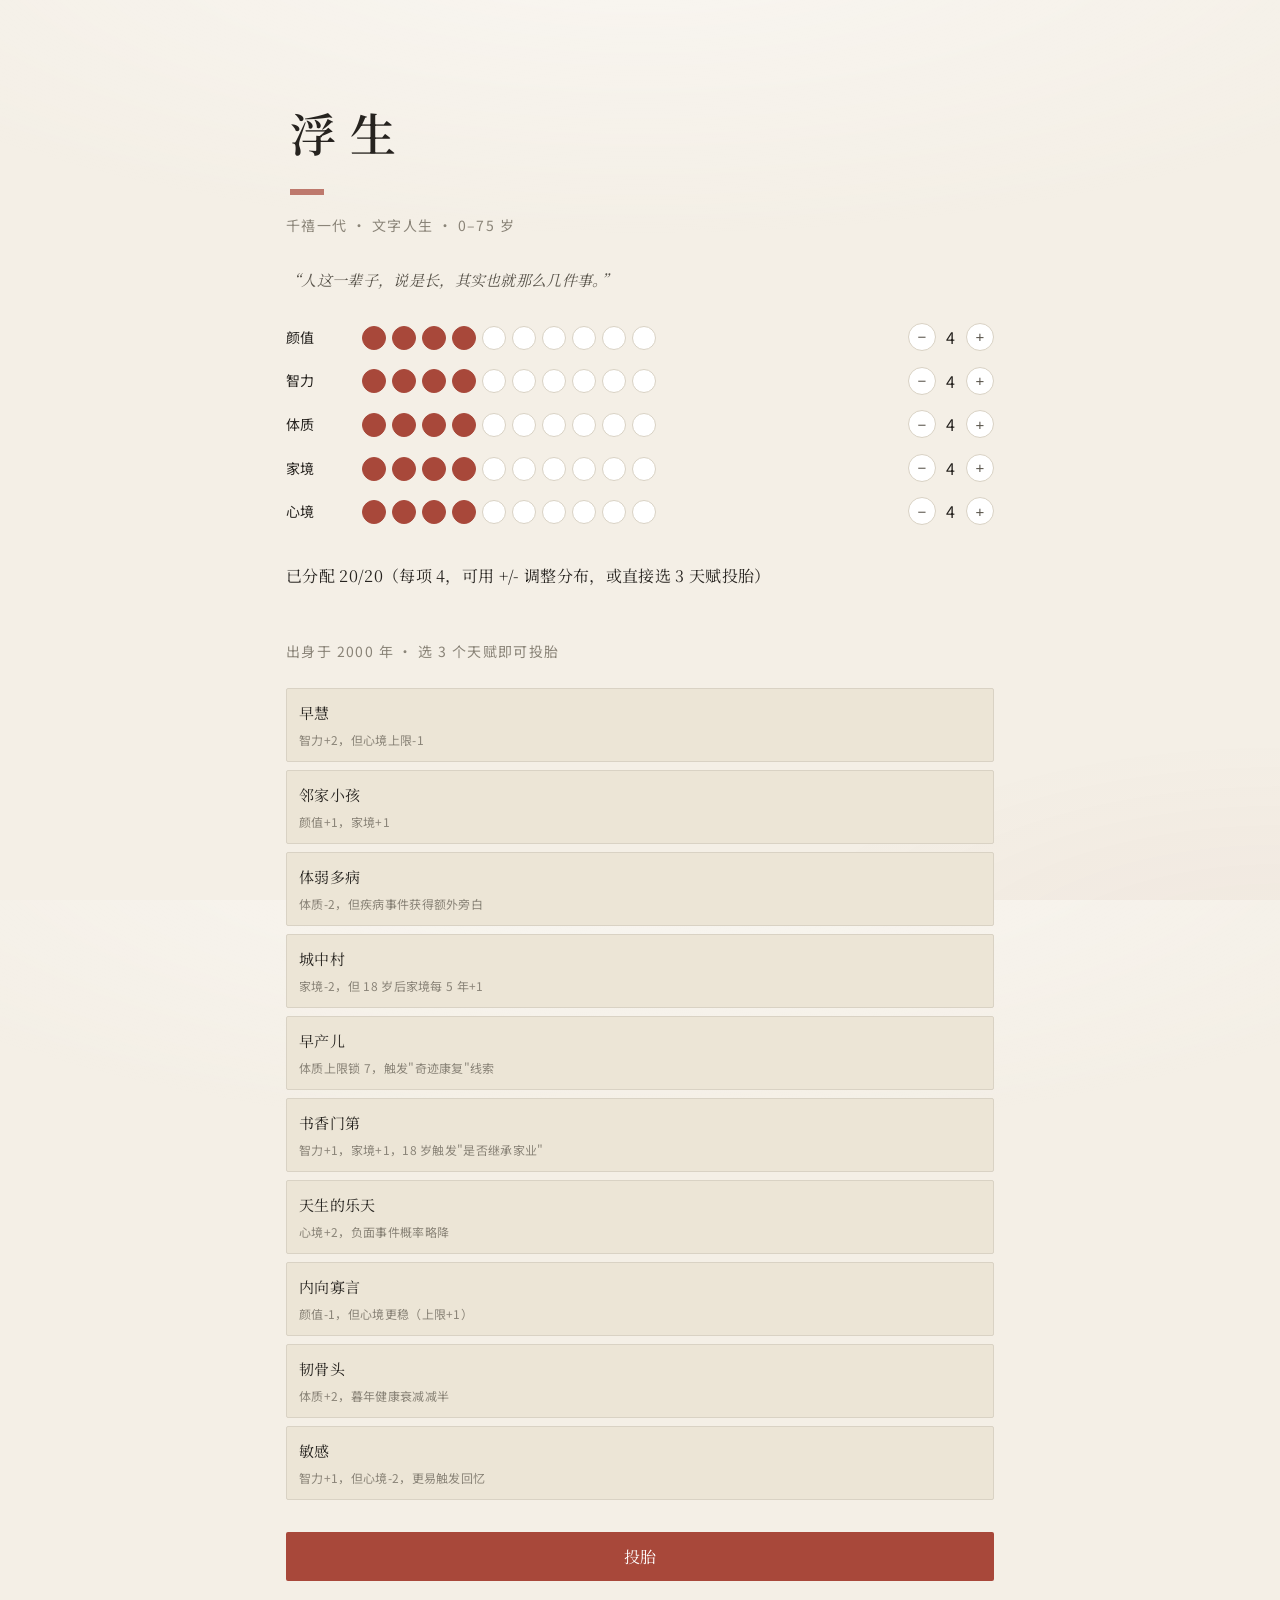
<file: fusheng/fusheng.html>
<!DOCTYPE html>
<html lang="zh-CN">
<head>
<meta charset="UTF-8" />
<meta name="viewport" content="width=device-width, initial-scale=1.0, viewport-fit=cover" />
<title>浮生 · 一周文字人生</title>
<meta name="description" content="以周为节奏、用克制旁白还原普通人一生的文字模拟。" />
<link rel="preconnect" href="https://fonts.googleapis.com" />
<link rel="preconnect" href="https://fonts.gstatic.com" crossorigin />
<link href="https://fonts.googleapis.com/css2?family=Noto+Serif+SC:wght@400;500;600&family=Noto+Sans+SC:wght@400;500&display=swap" rel="stylesheet" />
<style>
/* 浮生 · 克制水墨文学风
   原则：纸白底、墨黑字、单一褪色朱作为锚点；衬线为主，留白即叙事 */

:root{
  --paper:#f4efe6;          /* 宣纸底 */
  --paper-2:#ece5d6;
  --ink:#26231f;            /* 墨黑 */
  --ink-soft:#5a554c;
  --ink-faint:#8a8478;
  --seal:#a8483a;           /* 褪色朱印 */
  --seal-soft:#c07a6a;
  --line:#d9d2c4;
  --shadow:0 1px 0 rgba(38,35,31,.04), 0 8px 30px -12px rgba(38,35,31,.18);
  --serif:"Noto Serif SC", "Songti SC", "STSong", serif;
  --sans:"Noto Sans SC", system-ui, -apple-system, sans-serif;
}

*{box-sizing:border-box; -webkit-tap-highlight-color:transparent;}
html,body{margin:0; height:100%;}
body{
  font-family:var(--serif);
  color:var(--ink);
  background:var(--paper);
  background-image:
    radial-gradient(120% 60% at 50% -10%, rgba(255,255,255,.5), transparent 60%),
    radial-gradient(60% 40% at 100% 110%, rgba(168,72,58,.05), transparent 70%);
  -webkit-font-smoothing:antialiased;
  text-rendering:optimizeLegibility;
  line-height:1.85;
  letter-spacing:.02em;
}

#app{
  max-width:760px;
  margin:0 auto;
  min-height:100%;
  display:flex;
  flex-direction:column;
  padding:env(safe-area-inset-top) env(safe-area-inset-right) env(safe-area-inset-bottom) env(safe-area-inset-left);
}

/* 顶部条 */
.topbar{
  display:flex; align-items:center; justify-content:space-between;
  padding:14px 20px 6px;
  font-family:var(--sans);
}
.topbar[hidden]{display:none;}
.topbar-left{display:flex; gap:10px; align-items:baseline;}
.age-tag{font-size:15px; color:var(--ink); font-weight:600; letter-spacing:.08em;}
.stage-tag{font-size:12px; color:var(--ink-faint); border:1px solid var(--line); padding:1px 8px; border-radius:2px;}
.ghost-btn{
  font-family:var(--sans); font-size:20px; line-height:1;
  background:none; border:none; color:var(--ink-soft); cursor:pointer; padding:4px 8px;
}
.ghost-btn:hover{color:var(--seal);}

/* 主舞台 */
.stage{
  flex:1;
  padding:18px 26px 32px;
  display:flex; flex-direction:column;
  min-height:0;
}
.narration{
  font-size:18.5px;
  color:var(--ink);
  margin:0 0 22px;
  min-height:1.2em;
  opacity:0;
  transform:translateY(6px);
  transition:opacity .8s ease, transform .8s ease;
}
.narration.in{opacity:1; transform:none;}
.narration .em{color:var(--seal); font-weight:500;}
.narration .ai-mark{
  font-family:var(--sans); font-size:10px; color:var(--seal-soft);
  vertical-align:super; margin-left:4px; letter-spacing:.1em;
}
.meta-line{
  font-family:var(--sans); font-size:12px; color:var(--ink-faint);
  margin:-12px 0 18px; letter-spacing:.05em;
}

/* 选项 */
.choices{display:flex; flex-direction:column; gap:10px; margin-top:auto;}
.choice{
  text-align:left;
  font-family:var(--serif);
  font-size:16.5px;
  color:var(--ink);
  background:var(--paper-2);
  border:1px solid var(--line);
  border-left:3px solid var(--seal-soft);
  padding:13px 16px;
  border-radius:2px;
  cursor:pointer;
  transition:background .18s, border-color .18s, transform .08s, opacity .18s;
  line-height:1.5;
}
.choice:hover{background:#e4ddcc; border-left-color:var(--seal);}
.choice:active{transform:translateX(2px);}
.choice.disabled{
  opacity:.42; cursor:not-allowed; border-left-color:var(--line);
}
.choice .req{
  display:block; font-family:var(--sans); font-size:11px; color:var(--ink-faint); margin-top:3px;
}
.choice .lock{font-family:var(--sans); font-size:11px; color:var(--ink-faint); margin-right:6px;}

/* 继续按钮（纯旁白节点） */
.continue-btn{
  align-self:flex-start;
  font-family:var(--serif); font-size:15px; color:var(--ink-soft);
  background:none; border:1px solid var(--line); border-radius:2px;
  padding:9px 22px; cursor:pointer; margin-top:auto;
}
.continue-btn:hover{color:var(--seal); border-color:var(--seal-soft);}

/* 属性面板 */
.attrs-panel{padding:0 26px 14px; font-family:var(--sans);}
.attrs-panel[hidden]{display:none;}
.attrs-grid{display:grid; grid-template-columns:repeat(5,1fr); gap:8px;}
.attr{display:flex; flex-direction:column; gap:4px;}
.attr .lbl{font-size:11px; color:var(--ink-faint); letter-spacing:.05em;}
.attr .bar{height:4px; background:var(--line); border-radius:2px; overflow:hidden;}
.attr .bar > i{display:block; height:100%; background:var(--ink-soft); transition:width .5s ease;}
.attr .val{font-size:12px; color:var(--ink-soft);}
.attr.mood .bar > i{background:var(--seal-soft);}
.mood-hint{font-size:12px; color:var(--seal-soft); margin-top:8px; min-height:1em;}
.talents-row{display:flex; flex-wrap:wrap; gap:6px; margin-top:10px;}
.talents-row .t{
  font-size:11px; color:var(--ink-soft); border:1px dashed var(--line);
  padding:1px 8px; border-radius:2px;
}

/* 浮层 */
.overlay{
  position:fixed; inset:0; background:rgba(38,35,31,.42);
  display:flex; align-items:center; justify-content:center; padding:24px; z-index:30;
  backdrop-filter:blur(2px);
}
.overlay[hidden]{display:none;}
.sheet{
  background:var(--paper); border:1px solid var(--line); border-radius:4px;
  padding:22px; width:100%; max-width:380px; box-shadow:var(--shadow);
  display:flex; flex-direction:column; gap:8px;
}
.sheet.wide{max-width:640px; max-height:80vh; overflow:auto;}
.sheet h3{margin:0 0 8px; font-size:18px; font-weight:600; color:var(--ink);}
.menu-item{
  text-align:left; font-family:var(--serif); font-size:15px; color:var(--ink);
  background:none; border:1px solid var(--line); border-radius:2px;
  padding:11px 14px; cursor:pointer;
}
.menu-item:hover{background:var(--paper-2);}
.menu-item.close{color:var(--ink-faint); margin-top:6px;}

/* 时间轴 */
.timeline{display:flex; flex-direction:column; gap:12px; margin:4px 0 16px;}
.tl-item{border-left:2px solid var(--line); padding:2px 0 2px 14px;}
.tl-item .age{font-family:var(--sans); font-size:11px; color:var(--ink-faint);}
.tl-item .txt{font-size:14.5px; color:var(--ink); margin:2px 0;}
.tl-item .ch{font-size:13px; color:var(--seal); font-style:italic;}

/* AI 设置 */
.ai-tip{font-family:var(--sans); font-size:12px; color:var(--ink-soft); line-height:1.7; margin:0 0 10px;}
.field{display:flex; flex-direction:column; gap:4px; margin-bottom:10px; font-family:var(--sans);}
.field > span{font-size:12px; color:var(--ink-faint);}
.field input[type=text],.field input[type=password]{
  font-family:var(--sans); font-size:13px; padding:8px 10px;
  border:1px solid var(--line); border-radius:2px; background:#fff;
}
.field.row{flex-direction:row; align-items:center; gap:8px;}
.ai-actions{display:flex; gap:8px; margin-top:6px;}
.solid-btn{
  flex:1; font-family:var(--serif); font-size:14px; color:#fff;
  background:var(--seal); border:none; border-radius:2px; padding:10px; cursor:pointer;
}
.ai-status{font-family:var(--sans); font-size:12px; color:var(--seal-soft); margin:6px 0 0; min-height:1em;}

/* AI 思考提示 */
.thinking{
  position:fixed; left:0; right:0; bottom:24px; display:flex; align-items:center; gap:6px;
  justify-content:center; font-family:var(--sans); color:var(--ink-soft); font-size:13px;
  z-index:20; pointer-events:none;
}
.thinking[hidden]{display:none;}
.thinking em{font-style:normal; margin-left:6px;}
.dot{width:6px; height:6px; border-radius:50%; background:var(--seal-soft); opacity:.4;
  animation:blink 1.2s infinite ease-in-out;}
.dot:nth-child(2){animation-delay:.2s;}
.dot:nth-child(3){animation-delay:.4s;}
@keyframes blink{0%,80%,100%{opacity:.3; transform:scale(.8);} 40%{opacity:1; transform:scale(1.1);}}

/* 开局屏 */
.start{display:flex; flex-direction:column; gap:18px; padding-top:8vh;}
.start .title{font-size:46px; font-weight:600; letter-spacing:.3em; color:var(--ink); margin:0 0 0 4px; position:relative;}
.start .title::after{content:""; display:block; width:34px; height:6px; background:var(--seal); margin-top:14px; opacity:.7;}
.start .sub{font-size:14px; color:var(--ink-faint); font-family:var(--sans); letter-spacing:.1em; margin:0;}
.start .quote{font-size:15px; color:var(--ink-soft); font-style:italic; margin:8px 0 4px; line-height:2;}
.alloc{display:flex; flex-direction:column; gap:14px; margin-top:6px;}
.alloc .row{display:flex; align-items:center; gap:12px; font-family:var(--sans);}
.alloc .row .name{width:64px; font-size:14px; color:var(--ink);}
.alloc .row .pts{flex:1; display:flex; gap:6px;}
.alloc .row .pt{
  width:24px; height:24px; border:1px solid var(--line); border-radius:50%;
  background:#fff; cursor:pointer; transition:all .12s;
}
.alloc .row .pt.on{background:var(--seal); border-color:var(--seal);}
.alloc .row .pt:hover{border-color:var(--seal-soft);}
.alloc .row .ctrl{display:flex; gap:6px;}
.alloc .row button{
  width:28px; height:28px; border:1px solid var(--line); background:#fff;
  border-radius:50%; cursor:pointer; font-size:15px; color:var(--ink-soft);
}
.alloc .pool{font-family:var(--sans); font-size:13px; color:var(--ink-faint); text-align:right;}
.talent-pick{display:flex; flex-direction:column; gap:8px; margin-top:6px;}
.talent-card{
  text-align:left; border:1px solid var(--line); border-radius:2px; padding:10px 12px;
  background:var(--paper-2); cursor:pointer; font-family:var(--serif);
}
.talent-card:hover{border-color:var(--seal-soft);}
.talent-card.picked{border-color:var(--seal); background:#efe6d8;}
.talent-card .tn{font-size:15px; color:var(--ink);}
.talent-card .td{font-size:12px; color:var(--ink-faint); font-family:var(--sans); margin-top:2px;}
.start-actions{display:flex; gap:10px; margin-top:14px;}
.start-actions .solid-btn{flex:1; font-size:16px; padding:13px;}
.ghost-link{
  background:none; border:none; font-family:var(--sans); font-size:13px; color:var(--ink-faint);
  cursor:pointer; text-decoration:underline;
}

/* 结局屏 */
.ending{display:flex; flex-direction:column; gap:18px; padding-top:4vh;}
.ending .grade{font-size:34px; font-weight:600; letter-spacing:.2em; color:var(--seal); margin:0;}
.ending .grade-sub{font-family:var(--sans); font-size:12px; color:var(--ink-faint); margin-top:-10px;}
.ending .narrative{font-size:17px; line-height:2.1; color:var(--ink); margin:6px 0;}
.ending .stats{font-family:var(--sans); font-size:12px; color:var(--ink-soft); line-height:2; border-top:1px solid var(--line); padding-top:12px;}
.ending .stats b{color:var(--ink); font-weight:500;}

/* 空行留白（呼吸） */
.gap{height:18px;}

/* 属性变化浮动提示 */
.delta-toast{
  position:fixed; left:50%; bottom:96px; transform:translateX(-50%);
  background:var(--paper); border:1px solid var(--seal-soft); border-radius:3px;
  padding:10px 18px; font-family:var(--sans); font-size:13px; color:var(--ink);
  box-shadow:var(--shadow); z-index:25; display:flex; gap:16px;
  animation:deltaIn .3s ease;
}
.delta-toast[hidden]{display:none;}
.delta-toast .d-item{display:flex; align-items:center; gap:3px; white-space:nowrap;}
.delta-toast .d-item.up{color:var(--seal);}
.delta-toast .d-item.down{color:var(--ink-faint);}
.delta-toast .d-item.flat{color:var(--ink-faint);}
@keyframes deltaIn{from{opacity:0; transform:translateX(-50%) translateY(8px);} to{opacity:1; transform:translateX(-50%) translateY(0);}}
.delta-toast.fade{animation:deltaOut .4s ease forwards;}
@keyframes deltaOut{to{opacity:0; transform:translateX(-50%) translateY(-8px);}}

/* 过渡旁白（衔接上一选择） */
.narration.transition{
  font-size:14.5px; color:var(--ink-faint); font-style:italic;
  margin:0 0 10px; padding-left:10px; border-left:2px solid var(--line);
  min-height:0;
}
.narration.transition.in{opacity:.9; transform:none;}

/* 属性变化时数值高亮 */
.attr.flash .val{color:var(--seal); transition:color .3s;}
.attr.flash .bar > i{background:var(--seal);}

/* 响应式 */
@media (max-width:560px){
  .stage{padding:14px 18px 26px;}
  .narration{font-size:17px;}
  .attrs-panel{padding:0 18px 12px;}
  .attrs-grid{grid-template-columns:repeat(5,1fr); gap:6px;}
  .start .title{font-size:38px;}
}
@media (prefers-reduced-motion:reduce){
  *{transition:none !important; animation:none !important;}
}

</style>
</head>
<body>
<div id="app">
  <!-- 顶部状态条 -->
  <header class="topbar" id="topbar" hidden>
    <div class="topbar-left">
      <span class="age-tag" id="ageTag">0 岁</span>
      <span class="stage-tag" id="stageTag">婴幼</span>
    </div>
    <div class="topbar-right">
      <button class="ghost-btn" id="menuBtn" title="菜单">≡</button>
    </div>
  </header>

  <!-- 旁白与选项主区 -->
  <main class="stage" id="stage">
    <!-- 开局屏 / 游戏屏 / 结局屏 由 ui.js 注入 -->
  </main>

  <!-- 属性面板（可折叠） -->
  <section class="attrs-panel" id="attrsPanel" hidden>
    <div class="attrs-grid" id="attrsGrid"></div>
    <div class="mood-hint" id="moodHint"></div>
    <div class="talents-row" id="talentsRow"></div>
  </section>

  <!-- 菜单浮层 -->
  <div class="overlay" id="menuOverlay" hidden>
    <div class="sheet">
      <h3>浮生</h3>
      <button class="menu-item" data-act="timeline">一生时间轴</button>
      <button class="menu-item" data-act="attrs">显示 / 隐藏属性</button>
      <button class="menu-item" data-act="fastforward">快进过场：关</button>
      <button class="menu-item" data-act="save">保存进度</button>
      <button class="menu-item" data-act="restart">重新投胎</button>
      <button class="menu-item" data-act="aiConfig">AI 接入设置</button>
      <button class="menu-item close" data-act="close">合上</button>
    </div>
  </div>

  <!-- 时间轴浮层 -->
  <div class="overlay" id="timelineOverlay" hidden>
    <div class="sheet wide">
      <h3>一生时间轴</h3>
      <div class="timeline" id="timelineList"></div>
      <button class="menu-item close" data-act="closeTimeline">合上</button>
    </div>
  </div>

  <!-- AI 接入浮层 -->
  <div class="overlay" id="aiOverlay" hidden>
    <div class="sheet">
      <h3>AI 接入设置</h3>
      <p class="ai-tip">引擎默认走规则文案。接入大模型后，旁白、选项与结局将由 AI 依据玩家意图与一生轨迹动态生成，而非固定模板触发。</p>
      <label class="field">
        <span>API 地址</span>
        <input type="text" id="aiEndpoint" placeholder="https://your-llm/chat/completions" />
      </label>
      <label class="field">
        <span>API Key</span>
        <input type="password" id="aiKey" placeholder="sk-..." />
      </label>
      <label class="field">
        <span>模型名</span>
        <input type="text" id="aiModel" placeholder="gpt-4o-mini / glm-4-flash ..." />
      </label>
      <label class="field row">
        <input type="checkbox" id="aiEnabled" />
        <span>启用 AI 内容生成（兜底走规则）</span>
      </label>
      <div class="ai-actions">
        <button class="solid-btn" id="aiSaveBtn">保存设置</button>
        <button class="menu-item close" data-act="closeAi">合上</button>
      </div>
      <p class="ai-status" id="aiStatus"></p>
    </div>
  </div>

  <!-- AI 正在思考提示 -->
  <div class="thinking" id="thinking" hidden>
    <span class="dot"></span><span class="dot"></span><span class="dot"></span>
    <em id="thinkingText">正在为你这一刻落笔</em>
  </div>

  <!-- 选择后属性变化浮动提示 -->
  <div class="delta-toast" id="deltaToast" hidden></div>
</div>

<script>
// 浮生 · 数据层（千禧年定制版）
// 出生年 2000。事件池按 3:1 pacing：前期精简(几乎全旁白)→中后期丰富(每节点有选择)
// 5 条贯穿一生的暗线用 flag 串联：
//   网吧线: early_internet(8岁) → game_addict(14岁) → gaokao_*(18岁) → tech_layoff(35岁)
//   父亲线: dad_smoking(5岁) → dad_health(40岁) → parent_passing(55岁) → lookback_dad(暮年)
//   情感线: first_crush(14岁) → college_love(20岁) → heartbroken(22岁) → married(30岁) → widowed(70岁)
//   房债线: mortgage(32岁) → laid_off_35(35岁) → mid_steady(45岁) → quiet_retire(58岁)
//   城市线: beidrift(24岁) → stay_big_city(30岁) → back_home(40岁前) → retire_choice(58岁)

const STAGES = [
  { code:'S1', name:'婴幼',    ageRange:[0,3],  decisionRatio:0.08 },
  { code:'S2', name:'学龄前',  ageRange:[4,6],  decisionRatio:0.18 },
  { code:'S3', name:'小学',    ageRange:[7,12], decisionRatio:0.30 },
  { code:'S4', name:'初中',    ageRange:[13,15],decisionRatio:0.55 },
  { code:'S5', name:'高中',    ageRange:[16,18],decisionRatio:0.72 },
  { code:'S6', name:'大学',    ageRange:[19,22],decisionRatio:0.68 },
  { code:'S7', name:'立业',    ageRange:[23,30],decisionRatio:0.62 },
  { code:'S8', name:'成家立业', ageRange:[31,45],decisionRatio:0.78 },
  { code:'S9', name:'收尾',    ageRange:[46,60],decisionRatio:0.45 },
  { code:'S10',name:'暮年',    ageRange:[61,120],decisionRatio:0.28 },  // 暮年延长，不再75岁硬上限
];

const MAX_AGE_WEEKS = 120 * 52; // 6240：打破75岁上限，最老可活到120

// 死亡旁白池：打破年龄上限后，按年龄段随机自然死亡
const DEATH_EVENTS = {
  mid:[
    '你倒在了工位上。同事以为你在午休，下班才发现。',
    '心电图拉成一条直线。窗外天还没亮。',
    '最后听见的是监护仪的滴答声，像很久以前的钟。',
  ],
  senior:[
    '你睡过去，没再醒来。窗外阳光很好。',
    '你握着老伴的手，说了句含糊的话，手松了。',
    '最后一口气像叹出来，又像松了口气。',
  ],
  old:[
    '你坐在阳台的椅子里，眼睛慢慢闭上。风翻着窗帘。',
    '护工来叫你吃饭，你没了呼吸，表情很平静。',
    '你做了一个很长很长的梦，梦里的太阳很暖。',
  ],
};

// ---------- 天赋 ----------
const TALENTS = [
  { id:'zaoHui',   name:'早慧',     desc:'智力+2，但心境上限-1',           effects:{intel:+2,mood:-1}, caps:{mood:9} },
  { id:'linJia',   name:'邻家小孩', desc:'颜值+1，家境+1',                 effects:{charm:+1,family:+1} },
  { id:'tiRuo',    name:'体弱多病', desc:'体质-2，但疾病事件获得额外旁白', effects:{health:-2}, flag:'frail_child' },
  { id:'chengCun', name:'城中村',   desc:'家境-2，但 18 岁后家境每 5 年+1', effects:{family:-2}, flag:'shantytown' },
  { id:'zaoChan',  name:'早产儿',   desc:'体质上限锁 7，触发"奇迹康复"线索', effects:{health:0}, caps:{health:7}, flag:'preterm' },
  { id:'shuXiang', name:'书香门第', desc:'智力+1，家境+1，18 岁触发"是否继承家业"', effects:{intel:+1,family:+1}, flag:'scholar' },
  { id:'leGuan',   name:'天生的乐天', desc:'心境+2，负面事件概率略降',       effects:{mood:+2} },
  { id:'muNe',     name:'内向寡言', desc:'颜值-1，但心境更稳（上限+1）',     effects:{charm:-1}, caps:{mood:11} },
  { id:'jianRen',  name:'韧骨头',   desc:'体质+2，暮年健康衰减减半',         effects:{health:+2}, flag:'tough' },
  { id:'minGan',   name:'敏感',     desc:'智力+1，但心境-2，更易触发回忆',    effects:{intel:+1,mood:-2}, flag:'sensitive' },
];

// ---------- 千禧年时代背景事件 ----------
// triggerYear = 真实历史年份；出生年2000+年龄命中
const ERA_EVENTS = [
  { id:'era_2001_911',  triggerYear:2001, narration:'电视里反复放两栋楼倒塌的画面。你才一岁，看不懂，只觉得妈妈抱你抱得很紧。' },
  { id:'era_2003_sars', triggerYear:2003, narration:'校门口有人卖板蓝根，卖空了。空气里都是消毒水的味道。幼儿园不让你出门。' },
  { id:'era_2008_olympic', triggerYear:2008, narration:'满大街都在说"北京欢迎你"。你举着小红旗在院子里跑了一下午。' },
  { id:'era_2008_quake',  triggerYear:2008, narration:'电视里一遍遍放地震的画面。妈妈偷偷抹眼泪，问你想捐多少零花钱。' },
  { id:'era_2010_expo',   triggerYear:2010, narration:'世博会的吉祥物叫海宝。同学书包上都挂一个。' },
  { id:'era_2011_weibo',  triggerYear:2011, narration:'家里通了微博。父亲第一次在上面骂了物业，被妈妈删了。' },
  { id:'era_2012_smartphone', triggerYear:2012, narration:'父亲换了智能机，开始低头划屏。餐桌上的话变少了。' },
  { id:'era_2013_double_reduction', triggerYear:2013, narration:'学校说"减负"。可作业反而多了，因为要"素质教育"。' },
  { id:'era_2015_stockcrash', triggerYear:2015, narration:'父亲下班回来脸色很差。饭桌上没人敢问股票。' },
  { id:'era_2017_shared_bike', triggerYear:2017, narration:'满街都是小黄车小红车。你骑去上学，车筐里能塞书包。' },
  { id:'era_2020_covid',  triggerYear:2020, narration:'你第一次戴上了口罩。街上空空荡荡，像被人按了静音。' },
  { id:'era_2022_lockdown',triggerYear:2022, narration:'宿舍又封了。泡面吃到最后，你闻见那味儿就想吐。' },
  { id:'era_2023_ai',     triggerYear:2023, narration:'所有人都在聊那个会写东西的AI。你用它写过一份作业，又删了。' },
];

// ---------- 事件池 ----------
// kind: 'mainBranch'(主分支强制) | 'threshold'(属性阈值) | 'stage'(年龄段) | 'relation'(关系)
const EVENTS = [

  // ====================================================================
  // S1 婴幼 0-3 岁 · 几乎全旁白，0-2选择（前期精简策略）
  // 出生 2000 年正月，北方三线小城，国企末班车家庭
  // ====================================================================
  { id:'s1_birth', stage:'S1', ageRange:[0,0], kind:'mainBranch', weight:1000, once:true,
    narration:(s)=>`你出生在 2000 年正月的${s.attrs.family>=7?'省城':'北方三线小城'}。窗外下着雪，千禧年的钟声刚响过没几天。妈妈还没奶水，你哭了一整夜。`,
    choices:[] },
  { id:'s1_2m', stage:'S1', ageRange:[0,0], kind:'ambient', weight:8,
    narration:'爸爸请了三天假，第三天被叫回厂里。他亲了亲你的额头，胡茬扎得你脸疼。', choices:[] },
  { id:'s1_6m', stage:'S1', ageRange:[0,1], kind:'ambient', weight:6,
    narration:'墙上的钟滴答，妈妈抱着你来回走。窗外的雪化了一半。', choices:[] },
  { id:'s1_1y', stage:'S1', ageRange:[1,1], kind:'ambient', weight:6,
    narration:'你抓着妈妈的手指，攥得很紧。阳光照在摇篮边上，你第一次笑出了声。', choices:[] },
  { id:'s1_walk', stage:'S1', ageRange:[1,2], kind:'threshold', weight:18, once:true, requirement:{health:'>=4'},
    narration:'你扶着沙发沿走了几步，扑进妈妈怀里。屋里腾起一阵笑声。',
    choices:[{ text:'笑出声', effects:{mood:+1}, timeAdvanceWeeks:8 },{ text:'哭了', effects:{mood:-1}, timeAdvanceWeeks:8 }] },
  { id:'s1_quarrel', stage:'S1', ageRange:[2,3], kind:'threshold', weight:20, once:true, requirement:{mood:'<=6'},
    narration:'夜里听见摔碗声。你把被子拉过头顶，听见妈妈哭。',
    choices:[{ text:'闷头睡', effects:{mood:-1}, timeAdvanceWeeks:12, setFlags:['home_tense'] },
             { text:'爬起来看', effects:{mood:-2}, timeAdvanceWeeks:12, setFlags:['home_tense','witnessed_quarrel'] }] },
  { id:'s1_sars', stage:'S1', ageRange:[3,3], kind:'era', weight:5, once:true,
    narration:'幼儿园不让你去了。妈妈用84拖地，拖了三遍，气味呛人。', choices:[] },

  // ====================================================================
  // S2 学龄前 4-6 岁 · 1-2选择，定调原生家庭
  // ====================================================================
  { id:'s2_factory', stage:'S2', ageRange:[4,5], kind:'threshold', weight:30, once:true, requirement:{family:'<=5'},
    narration:'爸爸的厂子效益不好了。他开始整天坐在阳台抽烟，烟头攒了一罐子。',
    choices:[{ text:'拿走他的烟', effects:{mood:+1,family:+1}, timeAdvanceWeeks:24, narration:'爸爸愣了一下，把烟掐了。后来他再没在你面前抽过。', setFlags:['dad_quit_smoke'] },
             { text:'默默看他', effects:{mood:-1}, timeAdvanceWeeks:24, setFlags:['dad_smoking'] },
             { text:'出门找邻居小孩玩', effects:{charm:+1}, timeAdvanceWeeks:24, setFlags:['early_friend_circle'] }] },
  { id:'s2_kinder', stage:'S2', ageRange:[4,5], kind:'stage', weight:22, once:true,
    narration:'妈妈牵着你去幼儿园。你在门口死活不肯松手。',
    choices:[{ text:'哭着进去', effects:{mood:-1}, timeAdvanceWeeks:20 },
             { text:'被一个小孩拉走', effects:{charm:+1,mood:+1}, timeAdvanceWeeks:20, setFlags:['first_friend'] },
             { text:'死活不去', effects:{intel:+1,mood:0}, timeAdvanceWeeks:20, setFlags:['no_kinder'] }] },
  { id:'s2_lie', stage:'S2', ageRange:[5,6], kind:'stage', weight:20, once:true,
    narration:'你把碗摔碎了，跟妈妈说是猫干的。妈妈看了你半天。',
    choices:[{ text:'坚持是猫', effects:{mood:-1}, timeAdvanceWeeks:16, setFlags:['liar_early'] },
             { text:'承认', effects:{intel:+1,mood:+1}, timeAdvanceWeeks:16 }] },
  { id:'s2_olympic', stage:'S2', ageRange:[8,8], kind:'era', weight:5, once:true,
    narration:'北京奥运。你举着小红旗在院子里跑了一下午，手心全是汗。', choices:[] },

  // ====================================================================
  // S3 小学 7-12 岁 · 3-4选择，同伴世界打开，互联网初体验
  // ====================================================================
  { id:'s3_cafe', stage:'S3', ageRange:[8,10], kind:'stage', weight:28, once:true,
    narration:'街角开了网吧，两块钱一小时。同桌小明说带你去。',
    choices:[{ text:'去', effects:{intel:-1,mood:+2}, timeAdvanceWeeks:12, setFlags:['early_internet'] },
             { text:'不去', effects:{intel:+1}, timeAdvanceWeeks:12 },
             { text:'告诉老师', effects:{mood:-2,charm:-1}, timeAdvanceWeeks:12, setFlags:['tattle_tale'] }] },
  { id:'s3_class', stage:'S3', ageRange:[7,9], kind:'stage', weight:24, once:true, requirement:{family:'>=4'},
    narration:'妈妈问报不报兴趣班。墙上贴着书法、钢琴、奥数三张简章。',
    choices:[{ text:'书法', effects:{intel:+1,mood:0}, timeAdvanceWeeks:40, setFlags:['hobby_calli'] },
             { text:'钢琴', effects:{charm:+1,mood:-1}, timeAdvanceWeeks:40, setFlags:['hobby_piano'] },
             { text:'奥数', effects:{intel:+2,mood:-2}, timeAdvanceWeeks:40, setFlags:['hobby_math'] },
             { text:'什么都不报', effects:{mood:+2}, timeAdvanceWeeks:40, setFlags:['free_childhood'] }] },
  { id:'s3_bully', stage:'S3', ageRange:[9,11], kind:'threshold', weight:24, once:true, requirement:{charm:'<=4'},
    narration:'有人把你的书包扔进水沟。你站在那儿，没敢吱声。',
    choices:[{ text:'忍了', effects:{mood:-2}, timeAdvanceWeeks:8, setFlags:['bullied'] },
             { text:'推回去', effects:{charm:+1,mood:-1,health:-1}, timeAdvanceWeeks:8 },
             { text:'告诉父母', effects:{mood:0}, timeAdvanceWeeks:8, setFlags:['told_parents'] }] },
  { id:'s3_popular', stage:'S3', ageRange:[9,11], kind:'threshold', weight:24, once:true, requirement:{charm:'>=6'},
    narration:'课间操一圈人围着你。班长塞给你一颗糖。',
    choices:[{ text:'分给同学', effects:{charm:+1,mood:+1}, timeAdvanceWeeks:8 },
             { text:'自己吃', effects:{mood:+1}, timeAdvanceWeeks:8 }] },
  { id:'s3_smartphone', stage:'S3', ageRange:[12,12], kind:'era', weight:5, once:true,
    narration:'父亲换了智能机，开始低头划屏。餐桌上的话变少了。', choices:[] },
  { id:'s3_xiaoshengchu', stage:'S3', ageRange:[12,12], kind:'stage', weight:38, once:true,
    narration:'小升初。父母为择校吵了一架。',
    choices:[{ text:'去重点（托关系）', effects:{intel:+1,family:-1,mood:-1}, timeAdvanceWeeks:20, setFlags:['key_middle'], requirement:{family:'>=5'} },
             { text:'就近读普通校', effects:{mood:+1}, timeAdvanceWeeks:20 },
             { text:'回老家读', effects:{mood:-1}, timeAdvanceWeeks:20, setFlags:['left_behind'] }] },
  { id:'s3_reduced', stage:'S3', ageRange:[13,13], kind:'era', weight:5, once:true,
    narration:'学校说"减负"。可作业反而多了，因为要"素质教育"。', choices:[] },

  // ====================================================================
  // S4 初中 13-15 岁 · 每节点有选择，自我意识觉醒、初恋、叛逆
  // ====================================================================
  { id:'s4_crush', stage:'S4', ageRange:[14,15], kind:'threshold', weight:30, once:true, requirement:{charm:'>=5'},
    narration:'她在你前排，马尾一甩一甩。整节课你都在数她甩了几次。',
    choices:[{ text:'递纸条', effects:{mood:+2,charm:0}, timeAdvanceWeeks:12, setFlags:['first_crush'] },
             { text:'默默喜欢', effects:{mood:+1,intel:-1}, timeAdvanceWeeks:12 },
             { text:'假装不在意', effects:{mood:-1}, timeAdvanceWeeks:12 }] },
  { id:'s4_game', stage:'S4', ageRange:[13,15], kind:'threshold', weight:28, once:true, requirement:{intel:'<=6'},
    narration:'你在网吧通宵了一整夜。天亮出来，眼睛刺痛，早饭吃了两口就吐了。',
    choices:[{ text:'继续沉迷', effects:{intel:-2,health:-1,mood:+2}, timeAdvanceWeeks:6, setFlags:['game_addict'], nextEvent:'s4_game_aftermath' },
             { text:'被父亲抓回家', effects:{mood:-2,intel:-1}, timeAdvanceWeeks:6, setFlags:['caught_gaming'], nextEvent:'s4_game_aftermath' }] },
  // 网吧选择的直接后果：第二天在课堂上昏睡，被老师点名——强联动
  { id:'s4_game_aftermath', stage:'S4', ageRange:[13,16], kind:'stage', weight:1, once:true,
    narration:(s)=> `第二天上课你昏睡过去，口水淌了一桌。数学老师把你叫起来，全班看着你。${s.flags.includes('game_addict')?'你嘴里还残留着泡面的味道。':''}`,
    choices:[{ text:'低头认错', effects:{charm:-1,mood:-1}, timeAdvanceWeeks:8, setFlags:['scolded_in_class'] },
             { text:'顶嘴"您讲得无聊"', effects:{charm:+1,mood:-2}, timeAdvanceWeeks:8, setFlags:['talked_back'] },
             { text:'什么都不说', effects:{mood:-2}, timeAdvanceWeeks:8 }] },
  { id:'s4_rebel', stage:'S4', ageRange:[14,15], kind:'stage', weight:22, once:true,
    narration:'母亲翻你的抽屉。你当着她的面把日记撕了。',
    choices:[{ text:'摔门出去', effects:{mood:-2}, timeAdvanceWeeks:4, setFlags:['rebel'], nextEvent:'s4_rebel_aftermath' },
             { text:'坐下来谈', effects:{intel:+1,mood:-1}, timeAdvanceWeeks:8 }] },
  // 摔门的后果：母亲三天没跟你说话——强联动
  { id:'s4_rebel_aftermath', stage:'S4', ageRange:[14,16], kind:'stage', weight:1, once:true, requirement:{flags:['rebel']},
    narration:'母亲三天没跟你说一句话。吃饭时她多盛了一勺你的饭，又收回去半勺。你装作没看见。',
    choices:[{ text:'先开口道歉', effects:{mood:+1,charm:+1}, timeAdvanceWeeks:12, setFlags:['apologized_mom'] },
             { text:'硬扛到底', effects:{mood:-2,intel:+1}, timeAdvanceWeeks:12, setFlags:['stubborn_teen'] }] },
  { id:'s4_track', stage:'S4', ageRange:[15,15], kind:'stage', weight:30, once:true,
    narration:'文理分科表发下来。你盯着"文科/理科"两个格看了很久。',
    choices:[{ text:'选理科', effects:{intel:+1}, timeAdvanceWeeks:20, setFlags:['track_science'] },
             { text:'选文科', effects:{intel:0,charm:+1}, timeAdvanceWeeks:20, setFlags:['track_arts'] },
             { text:'听爸妈的', effects:{mood:-1,intel:0}, timeAdvanceWeeks:20, setFlags:['obeyed_parents'] }] },
  { id:'s4_phone', stage:'S4', ageRange:[14,15], kind:'stage', weight:20, once:true, requirement:{family:'>=4'},
    narration:'你想要一部自己的手机。父亲说"中考考好再说"。',
    choices:[{ text:'拼命学', effects:{intel:+2,health:-1}, timeAdvanceWeeks:20, setFlags:['own_phone'], nextEvent:'s4_phone_reward' },
             { text:'偷偷攒钱买', effects:{mood:-1,intel:-1}, timeAdvanceWeeks:20, setFlags:['own_phone'], nextEvent:'s4_phone_secret' }] },
  // 手机选择的后果：拼命学→考好后父亲兑现诺言；偷买→被父母发现
  { id:'s4_phone_reward', stage:'S4', ageRange:[15,16], kind:'stage', weight:1, once:true, requirement:{flags:['own_phone']},
    narration:'中考放榜，你比摸底高了三十分。父亲沉默半天，从抽屉里拿出一台旧手机，说他用过了。',
    choices:[{ text:'高兴收下', effects:{mood:+2,family:+1}, timeAdvanceWeeks:12 },
             { text:'嫌弃太旧', effects:{mood:-1,charm:-1}, timeAdvanceWeeks:12, setFlags:['ungrateful_teen'] }] },
  { id:'s4_phone_secret', stage:'S4', ageRange:[15,16], kind:'stage', weight:1, once:true, requirement:{flags:['own_phone']}, excludeIf:{flags:['own_phone_reward_fired']},
    narration:'母亲洗你裤子时摸到个硬块。她把手机摆在桌上，没说话，看着你。',
    choices:[{ text:'低头认错', effects:{mood:-2,family:-1}, timeAdvanceWeeks:12, setFlags:['caught_secret_phone'] },
             { text:'辩解"别人都有"', effects:{charm:-1,mood:-2}, timeAdvanceWeeks:12 }] },
  { id:'s4_body', stage:'S4', ageRange:[13,14], kind:'stage', weight:18, once:true,
    narration:'镜子里的脸变了样。长痘，声音卡在半路，你说话时总清嗓子，怕被同学听见。',
    choices:[{ text:'偷偷挤痘', effects:{charm:-1,health:-1}, timeAdvanceWeeks:12, setFlags:['picked_acne'], nextEvent:'s4_body_aftermath' },
             { text:'学着不在乎', effects:{mood:+1}, timeAdvanceWeeks:12 },
             { text:'买瓶祛痘霜', effects:{family:-1,charm:+1}, timeAdvanceWeeks:12, setFlags:['bought_cream'] }] },
  // 挤痘的后果：留下疤痕，影响颜值——强联动
  { id:'s4_body_aftermath', stage:'S4', ageRange:[14,16], kind:'stage', weight:1, once:true, requirement:{flags:['picked_acne']},
    narration:'两周后，你挤过的地方留了三个深色的坑。你对着镜子看了很久，没敢再挤。',
    choices:[{ text:'开始留刘海遮', effects:{charm:0,mood:-1}, timeAdvanceWeeks:12 },
             { text:'不管了', effects:{mood:+1}, timeAdvanceWeeks:12 }] },
  { id:'s4_teacher', stage:'S4', ageRange:[14,15], kind:'stage', weight:18, once:true,
    narration:'语文老师把你作文圈出来，当堂念。念完说"你有点东西"。你脸烧了一整节课。',
    choices:[{ text:'回去接着写', effects:{intel:+1,mood:+1}, timeAdvanceWeeks:20, setFlags:['teacher_seen'], nextEvent:'s4_teacher_aftermath' },
             { text:'不好意思再交', effects:{mood:-1}, timeAdvanceWeeks:20 },
             { text:'转去搞数学', effects:{intel:+1}, timeAdvanceWeeks:20, setFlags:['pivot_math'] }] },
  // 被老师表扬后→下一篇作文被选去参赛——强联动
  { id:'s4_teacher_aftermath', stage:'S4', ageRange:[15,16], kind:'stage', weight:1, once:true, requirement:{flags:['teacher_seen']},
    narration:'一个月后，老师让你写篇参赛作文，题目是《我的父亲》。你咬着笔头写了三行，又划掉。',
    choices:[{ text:'认真写', effects:{intel:+1,mood:+1}, timeAdvanceWeeks:16, setFlags:['wrote_dad_essay'] },
             { text:'敷衍交差', effects:{mood:-1}, timeAdvanceWeeks:16 }] },
  { id:'s4_smartphone_change', stage:'S4', ageRange:[15,15], kind:'stage', weight:18, once:true,
    narration:'班上建了QQ群。你第一次在群里发了张自拍，没人点赞，你删了。',
    choices:[{ text:'再发一次', effects:{charm:+1,mood:+1}, timeAdvanceWeeks:8 },
             { text:'不发了', effects:{mood:-1}, timeAdvanceWeeks:8 }] },
  { id:'s4_expo2010', stage:'S4', ageRange:[10,10], kind:'era', weight:5, once:true,
    narration:'世博会吉祥物海宝。同学书包上都挂一个，你没有。', choices:[] },

  // ====================================================================
  // S5 高中 16-18 岁 · 第一个高峰，高考主分支点
  // ====================================================================
  { id:'s5_pressure', stage:'S5', ageRange:[16,17], kind:'stage', weight:25, once:true,
    narration:'高三倒计时牌每天翻一页。同桌开始掉头发。你在本子边缘画了一只小恐龙。',
    choices:[{ text:'拼了命地学', effects:{intel:+2,health:-1,mood:-1}, timeAdvanceWeeks:40, setFlags:['grind'] },
             { text:'按部就班', effects:{intel:+1,mood:0}, timeAdvanceWeeks:40 },
             { text:'有点想放弃了', effects:{intel:-1,mood:-2}, timeAdvanceWeeks:40, setFlags:['senior_slump'] }] },
  { id:'s5_love_secret', stage:'S5', ageRange:[17,18], kind:'threshold', weight:22, once:true, requirement:{charm:'>=6'}, excludeIf:{flags:['first_crush']},
    narration:'TA把笔记推到你面前，说"借你"。扉页夹了张字条。',
    choices:[{ text:'在一起', effects:{mood:+3}, timeAdvanceWeeks:20, setFlags:['hs_love'] },
             { text:'装作没懂', effects:{mood:-1,intel:+1}, timeAdvanceWeeks:8 }] },
  { id:'s5_boarding', stage:'S5', ageRange:[16,16], kind:'stage', weight:20, once:true,
    narration:'住校第一夜。室友打呼，你盯着天花板数羊，数到三百只睡着了。',
    choices:[{ text:'咬牙适应', effects:{health:+1,mood:0}, timeAdvanceWeeks:30 },
             { text:'偷偷哭', effects:{mood:-1}, timeAdvanceWeeks:30, setFlags:['homesick'] }] },
  { id:'s5_stockcrash', stage:'S5', ageRange:[15,15], kind:'era', weight:5, once:true,
    narration:'父亲下班回来脸色很差。饭桌上没人敢问股票。', choices:[] },
  // 主分支点 1：高考
  { id:'s5_gaokao', stage:'S5', ageRange:[18,18], kind:'mainBranch', weight:9999, once:true,
    narration:'六月蝉叫得人心烦。准考证攥出汗，监考老师走过你身边停了一下。',
    choices:[
      { text:'认真答完每一题', effects:{mood:-1}, timeAdvanceWeeks:2, setFlags:['gaokao_normal'], nextNode:'s5_result_normal' },
      { text:'最后一道大题赌一把', requirement:{intel:'>=6'}, effects:{mood:-2}, timeAdvanceWeeks:2, setFlags:['gaokao_gamble'], nextNode:'s5_result_gamble' },
      { text:'交白卷，回家', effects:{mood:+2,family:-2}, timeAdvanceWeeks:2, setFlags:['gaokao_dropout'], nextNode:'s5_result_dropout' },
    ] },
  { id:'s5_result_normal', stage:'S5', ageRange:[18,18], kind:'mainBranch', weight:0,
    narration:(s)=> s.attrs.intel>=7 ? '录取通知书来时是 211。父亲破天荒喝了酒，醉了说"咱家出大学生了"。' : '录取通知书来时是个普通二本。母亲把它压在玻璃板下，第二天就泛了黄边。',
    choices:[] },
  { id:'s5_result_gamble', stage:'S5', ageRange:[18,18], kind:'mainBranch', weight:0,
    narration:(s)=> s.attrs.intel>=8 ? '你赌对了。录取的是 985。后来很多年你都没再那么赌过。' : '赌输了。分数卡在一本线边上，最后去了个普通一本。',
    choices:[] },
  { id:'s5_result_dropout', stage:'S5', ageRange:[18,18], kind:'mainBranch', weight:0,
    narration:'你没再回学校。父亲半个月没跟你说话。',
    choices:[{ text:'南下打工', effects:{health:-1,mood:-1,family:-1}, timeAdvanceWeeks:40, setFlags:['south_migrant'] }] },

  // ====================================================================
  // S6 大学 19-22 岁 · 口罩三年重灾区，初恋分手
  // ====================================================================
  { id:'s6_major', stage:'S6', ageRange:[19,19], kind:'stage', weight:25, once:true, excludeIf:{flags:['gaokao_dropout']},
    narration:'报到那天，你站在专业介绍栏前。有人劝你转计算机。',
    choices:[{ text:'学计算机', effects:{intel:+2,mood:0}, timeAdvanceWeeks:40, setFlags:['cs_major'] },
             { text:'学金融', effects:{intel:+1,family:0}, timeAdvanceWeeks:40, setFlags:['fin_major'] },
             { text:'学中文', effects:{charm:+1,mood:+1}, timeAdvanceWeeks:40, setFlags:['lit_major'] }] },
  { id:'s6_club', stage:'S6', ageRange:[20,21], kind:'stage', weight:20, once:true, excludeIf:{flags:['gaokao_dropout']},
    narration:'社团招新摆了一条街。吉他社的学长冲你招手。',
    choices:[{ text:'加吉他社', effects:{charm:+2,mood:+1}, timeAdvanceWeeks:20, setFlags:['guitar'] },
             { text:'加辩论队', effects:{intel:+1,charm:+1}, timeAdvanceWeeks:20, setFlags:['debate'] },
             { text:'都不加', effects:{mood:0,intel:+1}, timeAdvanceWeeks:20 }] },
  { id:'s6_roommate', stage:'S6', ageRange:[19,20], kind:'stage', weight:18, once:true, excludeIf:{flags:['gaokao_dropout']},
    narration:'室友打游戏打到三点，键盘敲得像下雨。你翻来覆去，枕头捂耳朵捂到发烫。',
    choices:[{ text:'忍了', effects:{mood:-1,health:-1}, timeAdvanceWeeks:8, setFlags:['endured_roommate'] },
             { text:'当面说', effects:{charm:+1,mood:0}, timeAdvanceWeeks:8, setFlags:['spoke_up'] },
             { text:'买副降噪耳塞', effects:{family:-1,mood:+1}, timeAdvanceWeeks:8, setFlags:['earplugs'] }] },
  { id:'s6_first_money', stage:'S6', ageRange:[20,21], kind:'stage', weight:18, once:true, excludeIf:{flags:['gaokao_dropout','study_abroad']},
    narration:'家教第一次结钱，三百块，皱巴巴的。你在食堂点了份最贵的红烧肉。',
    choices:[{ text:'寄回家', effects:{family:+1,mood:+1}, timeAdvanceWeeks:12, setFlags:['sent_home'] },
             { text:'给自己买点东西', effects:{mood:+2,charm:+1}, timeAdvanceWeeks:12, setFlags:['first_treat'] },
             { text:'存着', effects:{family:+1}, timeAdvanceWeeks:12, setFlags:['saver'] }] },
  { id:'s6_love', stage:'S6', ageRange:[20,22], kind:'threshold', weight:25, once:true, requirement:{charm:'>=6'}, excludeIf:{flags:['gaokao_dropout']},
    narration:'图书馆的灯总是亮到很晚。TA把笔记推到你面前，说"借你"。',
    choices:[{ text:'在一起', effects:{mood:+3}, timeAdvanceWeeks:30, setFlags:['college_love'] },
             { text:'装作没懂', effects:{mood:-1,intel:+1}, timeAdvanceWeeks:8 }] },
  { id:'s6_covid', stage:'S6', ageRange:[19,20], kind:'era', weight:5, once:true,
    narration:'你第一次戴上了口罩。宿舍封了，网课上了半年，闻见泡面味就反胃。', choices:[] },
  { id:'s6_lockdown', stage:'S6', ageRange:[22,22], kind:'era', weight:5, once:true,
    narration:'宿舍又封了。泡面吃到最后，你闻见那味儿就想吐。', choices:[] },
  { id:'s6_breakup', stage:'S6', ageRange:[22,22], kind:'threshold', weight:22, once:true, requirement:{flags:['college_love','hs_love','first_crush']},
    narration:'毕业季。你们在车站分了手，谁也没回头。雨下得很大。',
    choices:[{ text:'流泪上车', effects:{mood:-3}, timeAdvanceWeeks:12, setFlags:['heartbroken'] },
             { text:'祝 TA 好', effects:{mood:-1,charm:+1}, timeAdvanceWeeks:12 }] },
  { id:'s6_grad', stage:'S6', ageRange:[22,22], kind:'stage', weight:30, once:true, excludeIf:{flags:['gaokao_dropout']},
    narration:'毕业典礼那天风很大。校长说"前程似锦"，你只觉得茫然。行李堆了一地。',
    choices:[{ text:'考研', effects:{intel:+2,mood:-1}, timeAdvanceWeeks:52, setFlags:['grad_school'] },
             { text:'直接就业', effects:{family:0}, timeAdvanceWeeks:20, setFlags:['work_first'] },
             { text:'出国', requirement:{family:'>=7'}, effects:{intel:+2,family:-2}, timeAdvanceWeeks:52, setFlags:['study_abroad'] }] },
  { id:'s6_ai_year', stage:'S6', ageRange:[23,23], kind:'era', weight:5, once:true,
    narration:'所有人都在聊那个会写东西的AI。你用它写过一份简历，又删了重写。', choices:[] },

  // ====================================================================
  // S7 立业 23-30 岁 · 北漂、第一份工作、30岁主分支
  // ====================================================================
  { id:'s7_firstjob', stage:'S7', ageRange:[23,24], kind:'stage', weight:25, once:true, excludeIf:{flags:['gaokao_dropout','grad_school','study_abroad']},
    narration:'第一份工作的工牌是蓝色的。人事让你签名，你手有点抖。工位在角落，挨着饮水机。',
    choices:[{ text:'认真做事', effects:{intel:+1,mood:0}, timeAdvanceWeeks:40, setFlags:['diligent'] },
             { text:'摸鱼度日', effects:{mood:+1,intel:-1}, timeAdvanceWeeks:40, setFlags:['slacker'] }] },
  { id:'s7_rent', stage:'S7', ageRange:[24,26], kind:'stage', weight:22, once:true, excludeIf:{flags:['left_behind','south_migrant']},
    narration:'房租涨了三百。你在地铁里算了一遍又一遍，到公司时已经迟到。',
    choices:[{ text:'咬牙留下', effects:{mood:-1,family:-1}, timeAdvanceWeeks:40, setFlags:['beidrift'] },
             { text:'搬去合租', effects:{charm:+1,mood:0}, timeAdvanceWeeks:40 },
             { text:'回老家', effects:{mood:+1,family:+1}, timeAdvanceWeeks:40, setFlags:['back_home'] }] },
  { id:'s7_overtime', stage:'S7', ageRange:[25,28], kind:'stage', weight:20, once:true, excludeIf:{flags:['back_home']},
    narration:'又加班到凌晨。路灯把影子拉得很长，你数过，从公司到地铁站要走 1143 步。',
    choices:[{ text:'继续卷', effects:{intel:+1,health:-1,mood:-2}, timeAdvanceWeeks:30, setFlags:['burnout'] },
             { text:'摸鱼保命', effects:{mood:+1,intel:-1}, timeAdvanceWeeks:30 }] },
  // —— 立业期补强：师徒/相亲/份子钱/身体预警/升职饼，让 23-30 不再空转 ——
  { id:'s7_mentor', stage:'S7', ageRange:[23,25], kind:'stage', weight:22, once:true, excludeIf:{flags:['gaokao_dropout','grad_school','study_abroad']},
    narration:'带你的人姓周，发际线退到头顶。他递来一支烟，你摆手，他笑了笑，烟叼回嘴里。',
    choices:[{ text:'学着抽了一口', effects:{health:-1,charm:+1}, timeAdvanceWeeks:12, setFlags:['smoke_started'] },
             { text:'坚持不抽', effects:{mood:+1}, timeAdvanceWeeks:12, setFlags:['no_smoke'] },
             { text:'问他怎么熬上来的', effects:{intel:+1}, timeAdvanceWeeks:12, setFlags:['mentor_bond'] }] },
  { id:'s7_dating25', stage:'S7', ageRange:[25,27], kind:'stage', weight:24, once:true,
    narration:'妈妈电话里第三次提"那个谁家的孩子"。你挂了电话，外卖盒摞了三层没扔。',
    choices:[{ text:'答应去见见', effects:{mood:-1}, timeAdvanceWeeks:20, setFlags:['blind_date'] },
             { text:'说工作忙', effects:{mood:-2,intel:+1}, timeAdvanceWeeks:20 },
             { text:'谈了个对象', requirement:{charm:'>=5'}, effects:{mood:+2}, timeAdvanceWeeks:20, setFlags:['s7_love'] }] },
  { id:'s7_wedding_money', stage:'S7', ageRange:[26,29], kind:'stage', weight:20, once:true,
    narration:'高中同桌结婚了，请帖烫金字。你包了八百，装信封时手抖了一下。',
    choices:[{ text:'去，喝到醉', effects:{health:-1,mood:+1}, timeAdvanceWeeks:12 },
             { text:'托人带份子钱', effects:{mood:-1}, timeAdvanceWeeks:12, setFlags:['skip_wedding'] },
             { text:'去，提前离席', effects:{mood:-1,charm:+1}, timeAdvanceWeeks:12 }] },
  { id:'s7_body27', stage:'S7', ageRange:[27,29], kind:'threshold', weight:22, once:true, requirement:{health:'<=7'},
    narration:'体检单：颈椎曲度变直，轻度脂肪肝。医生说"年轻人少熬夜"。你点头，出门又点了杯冰美式。',
    choices:[{ text:'办了张健身卡', effects:{health:+1,family:-1}, timeAdvanceWeeks:16, setFlags:['gym_card'] },
             { text:'办了没去', effects:{mood:-1}, timeAdvanceWeeks:16, setFlags:['gym_unused'] },
             { text:'继续熬', effects:{health:-1}, timeAdvanceWeeks:16 }] },
  { id:'s7_promo_pie', stage:'S7', ageRange:[28,30], kind:'stage', weight:22, once:true, excludeIf:{flags:['back_home','civil_servant']},
    narration:'领导拍你肩："再扛扛，年底给你提。"你听出"年底"是哪年底。',
    choices:[{ text:'扛', effects:{health:-1,intel:+1,mood:-1}, timeAdvanceWeeks:24, setFlags:['promised_promo'] },
             { text:'开始看机会', effects:{mood:+1,intel:+1}, timeAdvanceWeeks:24, setFlags:['job_hopping'] },
             { text:'佛系', effects:{mood:0}, timeAdvanceWeeks:24 }] },
  { id:'s7_shared_bike', stage:'S7', ageRange:[17,17], kind:'era', weight:5, once:true,
    narration:'满街都是小黄车小红车。你骑去上班，车筐里塞公文包。', choices:[] },
  // 主分支点 2：三十而立
  { id:'s7_thirty', stage:'S7', ageRange:[30,30], kind:'mainBranch', weight:9999, once:true,
    narration:(s)=> `三十岁生日那天，没人记得。你对着蛋糕上的蜡烛发了会儿呆。${s.flags.includes('beidrift')?'窗外是北方冬天的雾霾，像一块灰布。':''}`,
    choices:[
      { text:'留在大城市', effects:{mood:-1,family:-1}, timeAdvanceWeeks:8, setFlags:['stay_big_city'] },
      { text:'回老家考公', effects:{mood:+1,family:+1}, timeAdvanceWeeks:8, setFlags:['civil_servant'] },
      { text:'出国闯闯', requirement:{intel:'>=6'}, effects:{family:-2,mood:0}, timeAdvanceWeeks:8, setFlags:['go_abroad'] },
      { text:'创业', requirement:{family:'>=6',intel:'>=7'}, effects:{family:-2,mood:-1}, timeAdvanceWeeks:8, setFlags:['startup'] },
      { text:'不婚不育，自己过', effects:{mood:+1,charm:+1}, timeAdvanceWeeks:8, setFlags:['solo_life'] },
    ] },

  // ====================================================================
  // S8 成家立业 31-45 岁 · 最丰富的高原期，双线压力(职场+家庭)
  // ====================================================================
  { id:'s8_marry', stage:'S8', ageRange:[28,32], kind:'threshold', weight:30, once:true, requirement:{charm:'>=5'}, excludeIf:{flags:['solo_life']},
    narration:'相亲第七个，你说就 TA 吧。领证那天，民政局人很多，没人看你们。',
    choices:[{ text:'办场婚礼', effects:{family:-2,mood:+2}, timeAdvanceWeeks:40, setFlags:['married'] },
             { text:'旅行结婚', effects:{mood:+1,family:0}, timeAdvanceWeeks:12, setFlags:['married'] }] },
  // —— 不婚不育线：三十岁选了 solo_life 后的专属事件，让这条线也有戏 ——
  { id:'s8_solo_pet', stage:'S8', ageRange:[31,34], kind:'stage', weight:22, once:true, requirement:{flags:['solo_life']},
    narration:'你在宠物店门口站了半小时，最后抱走一只橘猫。它在你怀里打呼，像台小马达。',
    choices:[{ text:'当孩子养', effects:{mood:+2,family:-1}, timeAdvanceWeeks:12, setFlags:['pet_parent'], nextEvent:'s8_solo_pet_aftermath' },
             { text:'随便养养', effects:{mood:+1}, timeAdvanceWeeks:12, setFlags:['pet_parent'], nextEvent:'s8_solo_pet_aftermath' }] },
  // 养猫后果：猫半夜叫醒你——强联动
  { id:'s8_solo_pet_aftermath', stage:'S8', ageRange:[31,36], kind:'stage', weight:1, once:true, requirement:{flags:['pet_parent']},
    narration:'猫半夜跳上你胸口，把你压醒。它盯着你看，绿眼睛像两颗玻璃珠。你摸摸它头，它呼噜得像台小马达。',
    choices:[{ text:'抱着它睡回去', effects:{mood:+2}, timeAdvanceWeeks:20 },
             { text:'把它关出去，又心疼了', effects:{mood:-1}, timeAdvanceWeeks:20, setFlags:['soft_heart'] }] },
  { id:'s8_solo_hobby', stage:'S8', ageRange:[33,37], kind:'stage', weight:20, once:true, requirement:{flags:['solo_life']},
    narration:'你报了个摄影班。第一次交作业，老师说你拍的天桥"有故事"，你听了心里一动。',
    choices:[{ text:'认真学下去', effects:{mood:+2,intel:+1}, timeAdvanceWeeks:30, setFlags:['hobby_serious'] },
             { text:'三分钟热度', effects:{mood:0}, timeAdvanceWeeks:30 }] },
  { id:'s8_solo_pressure', stage:'S8', ageRange:[35,39], kind:'stage', weight:24, once:true, requirement:{flags:['solo_life']},
    narration:'过年回家，亲戚又问"啥时候结婚"。你端着碗没接话，父亲把话岔开了。',
    choices:[{ text:'据理力争', effects:{charm:-1,mood:-1}, timeAdvanceWeeks:12, setFlags:['argued_family'] },
             { text:'打哈哈混过去', effects:{mood:0}, timeAdvanceWeeks:12 },
             { text:'干脆不回家过年', effects:{mood:-2}, timeAdvanceWeeks:12, setFlags:['skip_cny'] }] },
  { id:'s8_solo_money', stage:'S8', ageRange:[38,42], kind:'stage', weight:18, once:true, requirement:{flags:['solo_life']},
    narration:'理财经理推荐了个年化8%的"稳健"产品。你想了想，转了十万进去。',
    choices:[{ text:'全仓压上', effects:{family:-2,mood:-1}, timeAdvanceWeeks:6, setFlags:['high_risk_invest'], nextEvent:'s8_solo_money_aftermath' },
             { text:'只投一半', effects:{family:-1,mood:0}, timeAdvanceWeeks:6, setFlags:['half_invest'], nextEvent:'s8_solo_money_aftermath' },
             { text:'存定期', effects:{mood:+1}, timeAdvanceWeeks:30, setFlags:['safe_deposit'] }] },
  // 理财后果：半年后看收益，高风险可能暴雷——强联动
  { id:'s8_solo_money_aftermath', stage:'S8', ageRange:[38,44], kind:'stage', weight:1, once:true, requirement:{flags:['high_risk_invest','half_invest']},
    narration:(s)=> `半年后，${s.flags.includes('high_risk_invest')?'产品暴雷了，本金只剩三成。理财经理电话打不通，办公室也搬空了。':'你打开APP看了一眼，涨了百分之三，又亏了百分之二，没赚没赔。'}`,
    choices:(s)=> s.flags.includes('high_risk_invest') ? [
      { text:'报警', effects:{mood:-2}, timeAdvanceWeeks:20, setFlags:['reported_fraud'] },
      { text:'认栽，以后不碰', effects:{mood:-3,family:-1}, timeAdvanceWeeks:20, setFlags:['learned_lesson'] }
    ] : [
      { text:'继续持有', effects:{mood:0}, timeAdvanceWeeks:20 },
      { text:'赎回存定期', effects:{mood:+1}, timeAdvanceWeeks:20, setFlags:['switched_to_safe'] }
    ] },
  { id:'s8_solo_health', stage:'S8', ageRange:[40,44], kind:'threshold', weight:22, once:true, requirement:{flags:['solo_life']},
    narration:'半夜胃疼醒，你一个人打车去医院。急诊室灯火通明，你坐了一宿没人陪。',
    choices:[{ text:'请假休养', effects:{mood:+1,intel:-1}, timeAdvanceWeeks:20, setFlags:['took_sick_leave'] },
             { text:'硬扛过去', effects:{health:-2,mood:-2}, timeAdvanceWeeks:20 },
             { text:'给老朋友打电话', effects:{mood:+1,charm:+1}, timeAdvanceWeeks:20, setFlags:['reached_out'] }] },
  { id:'s8_wedding_day', stage:'S8', ageRange:[29,33], kind:'stage', weight:18, once:true, requirement:{flags:['married']},
    narration:'敬酒敬到第十八桌，胃里翻江倒海。司仪还在喊"百年好合"，你笑得脸僵了。',
    choices:[{ text:'硬撑到最后', effects:{health:-1,mood:-1,charm:+1}, timeAdvanceWeeks:4, setFlags:['big_wedding'] },
             { text:'中途躲洗手间缓', effects:{mood:0}, timeAdvanceWeeks:4 },
             { text:'拉着 TA 提前溜', effects:{mood:+2,charm:-1}, timeAdvanceWeeks:4, setFlags:['eloped_midway'] }] },
  { id:'s8_inlaw', stage:'S8', ageRange:[30,34], kind:'stage', weight:18, once:true, requirement:{flags:['married']}, excludeIf:{flags:['solo_life']},
    narration:'婆婆/岳母来住帮忙。厨房台面擦了三遍，她说你洗洁精放多了。你咬着筷子没吱声。',
    choices:[{ text:'忍', effects:{mood:-2}, timeAdvanceWeeks:24, setFlags:['inlaw_tension'] },
             { text:'跟对象抱怨', effects:{mood:-1,charm:-1}, timeAdvanceWeeks:24, setFlags:['spouse_caught_middle'] },
             { text:'搬出去单过', effects:{family:-1,mood:+1}, timeAdvanceWeeks:24, setFlags:['moved_out'] }] },
  { id:'s8_house', stage:'S8', ageRange:[30,35], kind:'stage', weight:25, once:true, excludeIf:{flags:['back_home','civil_servant','south_migrant','_none']},
    narration:'售楼处沙盘亮着灯。销售说"这户型就剩两套"。首付是两边父母凑的，存折翻得很旧。',
    choices:[{ text:'咬牙买', effects:{family:-3,mood:-1}, timeAdvanceWeeks:30, setFlags:['mortgage'] },
             { text:'再等等', effects:{mood:0}, timeAdvanceWeeks:30, setFlags:['no_house'] }] },
  { id:'s8_child', stage:'S8', ageRange:[30,34], kind:'threshold', weight:25, once:true, requirement:{flags:['married']}, excludeIf:{flags:['solo_life']},
    narration:'孩子出生那天，你在产房外坐了一夜。护士出来说"母女平安"，你才哭出来。',
    choices:[{ text:'好好养', effects:{family:-1,mood:+2}, timeAdvanceWeeks:40, setFlags:['had_child'] },
             { text:'交给老人带', effects:{mood:0,family:0}, timeAdvanceWeeks:40, setFlags:['had_child','grandparent_raise'] }] },
  { id:'s8_dink', stage:'S8', ageRange:[32,35], kind:'stage', weight:20, once:true, requirement:{flags:['married']}, excludeIf:{flags:['had_child','solo_life']},
    narration:'婆婆第三次问"啥时候要孩子"。你和对象对视一眼，谁都没接话。',
    choices:[{ text:'坚持丁克', effects:{charm:-1,mood:+1}, timeAdvanceWeeks:30, setFlags:['dink'] },
             { text:'再拖两年', effects:{mood:-1}, timeAdvanceWeeks:30, setFlags:['delay_child'] },
             { text:'松口答应', effects:{mood:-2,family:0}, timeAdvanceWeeks:30 }] },
  { id:'s8_baby_year', stage:'S8', ageRange:[31,34], kind:'stage', weight:20, once:true, requirement:{flags:['had_child']},
    narration:'孩子夜醒第五次，奶粉冲好又凉了。你抱着娃在客厅转圈，窗外天蒙蒙亮。',
    choices:[{ text:'跟对象轮流熬', effects:{health:-1,mood:0}, timeAdvanceWeeks:24, setFlags:['shared_night'] },
             { text:'自己扛', effects:{health:-2,mood:-1}, timeAdvanceWeeks:24, setFlags:['solo_parent'] },
             { text:'请个月嫂', effects:{family:-1,mood:+1}, timeAdvanceWeeks:24, setFlags:['had_yuesao'] }] },
  { id:'s8_renovation', stage:'S8', ageRange:[31,34], kind:'stage', weight:16, once:true, requirement:{flags:['mortgage']},
    narration:'装修工人说这面墙是承重的，加三千改方案。你和对象在毛坯房里吵了一架，灰尘呛嗓子。',
    choices:[{ text:'加钱改', effects:{family:-1,mood:-1}, timeAdvanceWeeks:20, setFlags:['renov_done'] },
             { text:'将就', effects:{mood:-2}, timeAdvanceWeeks:20, setFlags:['renov_cheap'] },
             { text:'自己动手', effects:{health:-1,intel:+1}, timeAdvanceWeeks:20, setFlags:['diy_renov'] }] },
  { id:'s8_promo33', stage:'S8', ageRange:[33,36], kind:'stage', weight:20, once:true, excludeIf:{flags:['civil_servant','back_home']},
    narration:'升职名单下来了，没有你。比你来晚两年的小王在列。领导说"明年，明年一定"。',
    choices:[{ text:'当面问', effects:{charm:-1,intel:+1}, timeAdvanceWeeks:16, setFlags:['confronted_boss'] },
             { text:'默默更新简历', effects:{mood:-1,intel:+1}, timeAdvanceWeeks:16, setFlags:['resume_out'] },
             { text:'认了', effects:{mood:-2}, timeAdvanceWeeks:16, setFlags:['swallowed_it'] }] },
  { id:'s8_dad_health', stage:'S8', ageRange:[40,42], kind:'threshold', weight:28, once:true, requirement:{}, excludeIf:{flags:['dad_quit_smoke']},
    narration:'父亲体检报告：肺结节。医生让随访。他在电话里说没事，你听出他喘。',
    choices:[{ text:'接来大城市看', effects:{family:-2,mood:-1}, timeAdvanceWeeks:20, setFlags:['dad_treated'] },
             { text:'托老家医院', effects:{mood:-2}, timeAdvanceWeeks:20, setFlags:['dad_untreated'] }] },
  { id:'s8_mortgage_pressure', stage:'S8', ageRange:[33,38], kind:'threshold', weight:24, once:true, requirement:{}, excludeIf:{flags:['no_house']},
    narration:'手机又弹了还款提醒。你按掉没看。账单、房贷、物业费，摞成一摞。',
    choices:[{ text:'接私活补窟窿', effects:{health:-1,intel:+1,mood:-1}, timeAdvanceWeeks:30, setFlags:['side_hustle'] },
             { text:'省着过', effects:{mood:-1,family:0}, timeAdvanceWeeks:30 }] },
  { id:'s8_child_school', stage:'S8', ageRange:[38,42], kind:'threshold', weight:22, once:true, requirement:{flags:['had_child']},
    narration:'孩子该上小学了。学区房的价格你看了三遍，每看一遍血压高一点。',
    choices:[{ text:'砸钱买学区房', effects:{family:-2,mood:-2}, timeAdvanceWeeks:30, setFlags:['school_district'] },
             { text:'就近读普通校', effects:{mood:0}, timeAdvanceWeeks:30 }] },
  // 主分支：35岁危机（呼应游戏_addict/early_internet线）
  { id:'s8_35crisis', stage:'S8', ageRange:[35,35], kind:'mainBranch', weight:9999, once:true, excludeIf:{flags:['civil_servant']},
    narration:(s)=> `HR 找你谈话时，你正在改一份 PPT。她说了三句，你只听清"交接"。${s.flags.includes('game_addict')?'你想起来，初中那年通宵打游戏也是这种眩晕。':''}`,
    choices:[
      { text:'拿赔偿走人', effects:{family:-1,mood:-2}, timeAdvanceWeeks:12, setFlags:['laid_off_35'] },
      { text:'降薪留下来', effects:{mood:-2,family:0}, timeAdvanceWeeks:12, setFlags:['paycut_35'] },
      { text:'自己单干', requirement:{intel:'>=6'}, effects:{family:-1,mood:-1}, timeAdvanceWeeks:12, setFlags:['solo_biz'] },
    ] },
  { id:'s8_ai_threat', stage:'S8', ageRange:[35,40], kind:'stage', weight:20, once:true, excludeIf:{flags:['civil_servant']},
    narration:'公司新来了个会用AI的应届生，效率是你三倍。领导看你的眼神变了。',
    choices:[{ text:'学AI转型', effects:{intel:+2,mood:-1}, timeAdvanceWeeks:30, setFlags:['ai_pivot'] },
             { text:'躺平等裁', effects:{mood:-2}, timeAdvanceWeeks:30 }] },
  { id:'s8_tempt', stage:'S8', ageRange:[36,41], kind:'stage', weight:16, once:true, requirement:{flags:['married']}, excludeIf:{flags:['solo_life']},
    narration:'同事给你带了杯咖啡，多加了一份糖。你接过来时指尖碰了一下，谁都没说话。',
    choices:[{ text:'把杯子推回去', effects:{mood:-1}, timeAdvanceWeeks:20, setFlags:['resisted_tempt'] },
             { text:'收下，没再多想', effects:{mood:+1}, timeAdvanceWeeks:20, setFlags:['coffee_moment'] },
             { text:'收下，心里动了一下', effects:{mood:+2,charm:+1}, timeAdvanceWeeks:20, setFlags:['heart_stirred'] }] },
  { id:'s8_teen_rebel', stage:'S8', ageRange:[40,44], kind:'stage', weight:18, once:true, requirement:{flags:['had_child']},
    narration:(s)=>`孩子摔了门，音乐开得震天响。${s.flags.includes('rebel')||s.flags.includes('game_addict')?'你想起自己当年也这样摔过门。':''}你站在门外，手举起来又放下。`,
    choices:[{ text:'砸门进去', effects:{mood:-2,charm:-1}, timeAdvanceWeeks:16, setFlags:['clashed_teen'] },
             { text:'在门外坐会儿', effects:{mood:-1,intel:+1}, timeAdvanceWeeks:16, setFlags:['waited_out'] },
             { text:'留张字条', effects:{charm:+1}, timeAdvanceWeeks:16, setFlags:['left_note'] }] },
  { id:'s8_pregnancy_pressure', stage:'S8', ageRange:[34,38], kind:'stage', weight:18, once:true, excludeIf:{flags:['had_child','_none']},
    narration:'妻子说想再要一个。你算了一笔账，奶粉、学区房、课外班，没敢说话。',
    choices:[{ text:'要', effects:{family:-2,mood:+1}, timeAdvanceWeeks:40, setFlags:['had_second'] },
             { text:'不要', effects:{mood:-1}, timeAdvanceWeeks:8 }] },
  // 主分支点 3：中年抉择 45
  { id:'s8_fortyfive', stage:'S8', ageRange:[45,45], kind:'mainBranch', weight:9999, once:true,
    narration:(s)=>`四十五了。体检报告单上多了几个箭头。${s.flags.includes('had_child')?'孩子在青春期，关着门不理你，音乐开得震天响。':''}`,
    choices:[
      { text:'跳槽搏一把', effects:{mood:-1,family:-1}, timeAdvanceWeeks:8, setFlags:['mid_leap'] },
      { text:'守成度日', effects:{mood:0,family:0}, timeAdvanceWeeks:8, setFlags:['mid_steady'] },
      { text:'提前退休照顾父母', effects:{mood:+1,family:-1}, timeAdvanceWeeks:8, setFlags:['early_retire_care'] },
    ] },

  // ====================================================================
  // S9 收尾 46-60 岁 · 中年危机、健康、父母离世、子女高考
  // ====================================================================
  { id:'s9_physical', stage:'S9', ageRange:[48,52], kind:'stage', weight:25, once:true,
    narration:'体检报告：脂肪肝，血压偏高。医生让你少油少盐。你把烟藏到了抽屉最里层。',
    choices:[{ text:'开始跑步', requirement:{health:'>=4'}, effects:{health:+1,mood:+1}, timeAdvanceWeeks:40, setFlags:['morning_run'] },
             { text:'该吃吃该喝喝', effects:{health:-1,mood:+1}, timeAdvanceWeeks:40 }] },
  { id:'s9_climacteric', stage:'S9', ageRange:[46,50], kind:'stage', weight:18, once:true,
    narration:'夜里盗汗，心烦得睡不着。镜子里那张脸老了不止一岁。说不清是身体在变，还是心先累了。',
    choices:[{ text:'去医院查', effects:{health:0,mood:-1}, timeAdvanceWeeks:16, setFlags:['checked_climacteric'] },
             { text:'忍着', effects:{mood:-2,health:-1}, timeAdvanceWeeks:16 },
             { text:'去跳广场舞', effects:{mood:+1,health:+1,charm:+1}, timeAdvanceWeeks:16, setFlags:['square_dance'] }] },
  { id:'s9_reunion', stage:'S9', ageRange:[48,52], kind:'stage', weight:20, once:true,
    narration:(s)=>`高中三十年聚会。包厢里有人开奔驰，有人骑电瓶车来的。${s.flags.includes('beidrift')||s.flags.includes('stay_big_city')?'你从大城市赶回，夹在中间。':'你坐在中间，谁也不偏。'}`,
    choices:[{ text:'多敬几杯', effects:{health:-1,charm:+1}, timeAdvanceWeeks:8 },
             { text:'坐角落听', effects:{mood:-1,intel:+1}, timeAdvanceWeeks:8 },
             { text:'提前散了', effects:{mood:0}, timeAdvanceWeeks:8, setFlags:['left_reunion'] }] },
  { id:'s9_sibling', stage:'S9', ageRange:[55,58], kind:'stage', weight:20, once:true, requirement:{flags:['dad_gone']},
    narration:'母亲的养老摆在饭桌上。兄弟姐妹你一言我一语，最后都看你。',
    choices:[{ text:'接母亲来', effects:{family:-1,mood:+1}, timeAdvanceWeeks:24, setFlags:['mother_with_us'] },
             { text:'凑钱请人', effects:{family:-1,mood:-1}, timeAdvanceWeeks:24, setFlags:['hired_help'] },
             { text:'轮流伺候', effects:{mood:-1}, timeAdvanceWeeks:24, setFlags:['shared_care'] }] },
  { id:'s9_fraud', stage:'S9', ageRange:[54,58], kind:'stage', weight:16, once:true,
    narration:'理财群里有人发"稳赚15%"的项目，截图都是收益。你盯着看了半天，手指悬在转账键上。',
    choices:[{ text:'投', effects:{family:-2}, timeAdvanceWeeks:12, setFlags:['scammed'] },
             { text:'问孩子', effects:{mood:0,intel:+1}, timeAdvanceWeeks:12, setFlags:['asked_child'] },
             { text:'退群', effects:{mood:+1}, timeAdvanceWeeks:12, setFlags:['quit_invest_group'] }] },
  { id:'s9_childgaokao', stage:'S9', ageRange:[48,52], kind:'threshold', weight:25, once:true, requirement:{flags:['had_child']},
    narration:'孩子高考那天，你在考场外站了一上午。太阳很毒，你想起自己十八岁那年蝉叫得人心烦。',
    choices:[{ text:'默默等', effects:{mood:-1}, timeAdvanceWeeks:8, setFlags:['child_gaokao'] },
             { text:'回家做饭', effects:{mood:0}, timeAdvanceWeeks:8, setFlags:['child_gaokao'] }] },
  { id:'s9_parent_passing', stage:'S9', ageRange:[55,58], kind:'mainBranch', weight:9999, once:true,
    narration:(s)=> s.flags.includes('dad_smoking')||s.flags.includes('dad_untreated')
      ? '父亲住院了。肺。走廊的灯白得刺眼，你守了三夜。最后一夜他没醒过来。'
      : '父亲住院了。心脏。走廊的灯白得刺眼，你守了三夜。',
    choices:[{ text:'陪到最后一刻', effects:{mood:-3,family:+1}, timeAdvanceWeeks:20, setFlags:['parent_passing','dad_gone'] },
             { text:'请护工，自己上班', effects:{mood:-2,family:-1}, timeAdvanceWeeks:20, setFlags:['parent_passing','dad_gone'] }] },
  { id:'s9_mother_alone', stage:'S9', ageRange:[57,59], kind:'stage', weight:22, once:true, requirement:{flags:['dad_gone']},
    narration:'母亲一个人住在老房子。你打电话，她说"没事没事"，挂得很快。',
    choices:[{ text:'接来同住', effects:{family:-1,mood:+1}, timeAdvanceWeeks:30, setFlags:['mother_with_us'] },
             { text:'请钟点工', effects:{family:0,mood:-1}, timeAdvanceWeeks:30 },
             { text:'每周回去一次', effects:{mood:0}, timeAdvanceWeeks:30, setFlags:['weekly_visit'] }] },
  { id:'s9_retire', stage:'S9', ageRange:[58,60], kind:'stage', weight:30, once:true,
    narration:'退休证是个小红本。领导说了句"辛苦了"，你拎着纸箱走出呆了二十年的楼。电梯里没人说话。',
    choices:[{ text:'养花钓鱼', effects:{mood:+2}, timeAdvanceWeeks:40, setFlags:['quiet_retire'] },
             { text:'带孙子', effects:{mood:+1,family:+1}, timeAdvanceWeeks:40, setFlags:['raise_grandchild'] },
             { text:'报老年大学', effects:{intel:+1,mood:+1}, timeAdvanceWeeks:40, setFlags:['senior_college'] }] },
  { id:'s9_empty_nest', stage:'S9', ageRange:[55,58], kind:'stage', weight:20, once:true, requirement:{flags:['had_child']},
    narration:'孩子去外地念大学了。屋子突然空了，你们两口子吃饭都不太说话。',
    choices:[{ text:'找点事做', effects:{mood:+1,intel:+1}, timeAdvanceWeeks:30 },
             { text:'适应着过', effects:{mood:-1}, timeAdvanceWeeks:30, setFlags:['empty_nest'] }] },

  // ====================================================================
  // S10 暮年 61-75 岁 · 回望机制读 flags，第一人称回忆口吻
  // ====================================================================
  { id:'s10_lookback_intro', stage:'S10', ageRange:[63,65], kind:'mainBranch', weight:9999, once:true,
    narration:(s)=> {
      const lines = [];
      // 网吧线回引
      if (s.flags.includes('early_internet')||s.flags.includes('game_addict')) lines.push('你还记得街角那家网吧，两块钱一小时。后来你在它原来的位置吃了顿饭馆，门口贴着"招租"。');
      // 高考线回引
      else if (s.flags.includes('gaokao_gamble')) lines.push('你还记得十八岁那年赌了一把，把最后一道大题写满了。后来很多年，你都没再那么赌过。');
      else if (s.flags.includes('gaokao_normal')) lines.push('你还记得十八岁那个下午，窗外知了叫得厉害。你一道一道答完，没敢回头。');
      else if (s.flags.includes('gaokao_dropout')) lines.push('你还记得没去考的那年。卷子发下来那天，你在南下火车上睡了一路。');
      // 父亲线回引
      if (s.flags.includes('dad_gone')) lines.push('父亲走得那天，走廊的灯白得刺眼。你想起他阳台上的烟头攒了一罐子。');
      // 情感线回引
      if (s.flags.includes('heartbroken')) lines.push('想起车站那次分手。后来你也再没那样喜欢过谁。');
      if (s.flags.includes('college_love')) lines.push('想起图书馆那盏亮到很晚的灯。TA 的笔记还在你箱底。');
      if (!lines.length) lines.push('你想起很多个下午，阳光斜斜地照进来。好像什么都发生了，又好像什么都没。');
      return lines.join(' ');
    }, choices:[] },
  { id:'s10_old_ill', stage:'S10', ageRange:[68,72], kind:'threshold', weight:25, once:true, requirement:{health:'<=4'},
    narration:'腿脚越来越沉。上三楼要歇两歇，膝盖像生了锈。',
    choices:[{ text:'坚持遛弯', effects:{health:0,mood:+1}, timeAdvanceWeeks:20 },
             { text:'坐轮椅让人推', effects:{mood:-1}, timeAdvanceWeeks:20, setFlags:['wheelchair'] }] },
  { id:'s10_old_friend', stage:'S10', ageRange:[68,72], kind:'stage', weight:18, once:true,
    narration:'老伙计走了。葬礼上没几个人，你站最后一排，没掉眼泪，回家才觉得屋里空了一块。',
    choices:[{ text:'翻出老照片看了半宿', effects:{mood:-1,intel:+1}, timeAdvanceWeeks:8, setFlags:['mourned_friend'] },
             { text:'把他的号码存着没删', effects:{mood:-2}, timeAdvanceWeeks:8 },
             { text:'去公园他常坐的凳子上坐会儿', effects:{mood:0}, timeAdvanceWeeks:8 }] },
  { id:'s10_spouse', stage:'S10', ageRange:[70,74], kind:'stage', weight:25, once:true,
    narration:'老伴走得那天，窗台上的君子兰开了第三茬。你没哭，把花搬进屋。',
    choices:[{ text:'把花搬进屋', effects:{mood:+1}, timeAdvanceWeeks:12, setFlags:['widowed'] },
             { text:'坐在阳台一整天', effects:{mood:-2}, timeAdvanceWeeks:12, setFlags:['widowed'] }] },
  { id:'s10_live_alone', stage:'S10', ageRange:[72,75], kind:'stage', weight:20, once:true, requirement:{flags:['widowed']},
    narration:'一个人吃饭，做多了剩三天。电视开着不是为看，是为听见个人声。',
    choices:[{ text:'去养老院', effects:{family:-1,mood:0}, timeAdvanceWeeks:20, setFlags:['nursing_home'] },
             { text:'让孩子接', effects:{family:-1,mood:+1}, timeAdvanceWeeks:20, setFlags:['moved_to_child'] },
             { text:'自己撑着', effects:{mood:-1,health:-1}, timeAdvanceWeeks:20, setFlags:['stubborn_alone'] }] },
  { id:'s10_grandchild', stage:'S10', ageRange:[70,74], kind:'stage', weight:18, once:true, requirement:{flags:['had_child']},
    narration:'孙子扑过来喊你，口水蹭你一脸。你举着他转圈，膝盖咯吱响也没松手。',
    choices:[{ text:'多带带', effects:{mood:+2,family:+1}, timeAdvanceWeeks:16, setFlags:['raise_grandchild'] },
             { text:'怕闪了腰，少带', effects:{mood:0}, timeAdvanceWeeks:16 }] },
  { id:'s10_child_visit', stage:'S10', ageRange:[68,72], kind:'stage', weight:22, once:true, requirement:{flags:['had_child']},
    narration:'孩子打电话说周末回来。你提前三天就开始买菜单，到周六又说"别折腾了"。',
    choices:[{ text:'坚持让孩子回来', effects:{mood:+1,family:+1}, timeAdvanceWeeks:12 },
             { text:'说别来了', effects:{mood:-1}, timeAdvanceWeeks:12, setFlags:['let_go'] }] },
  { id:'s10_memory', stage:'S10', ageRange:[73,75], kind:'stage', weight:20, once:true,
    narration:'老花镜找不到了，你摸索了半天。阳光晒得人发困，你想起了很远的事，又想不起是哪件。',
    choices:[{ text:'不找了，睡一会儿', effects:{mood:+1}, timeAdvanceWeeks:12 },
             { text:'继续找', effects:{mood:-1}, timeAdvanceWeeks:12 }] },
];

// ---------- 心境提示池（按阶段 × 心境档位，场景化白描，替代固定句） ----------
// low: mood<=3  mid: 4-6  high: >=7
// 让心境提示与玩家当前年龄/处境联动，而非"最近总提不起劲"这种突兀通用句
const MOOD_HINTS = {
  S1:{ low:['你哭得比别家孩子凶，夜里尤甚。','你不太肯笑，奶嘴塞了好几次都吐出来。'],
       mid:[], high:['你一逗就笑，笑声像气泡。'] },
  S2:{ low:['你不太爱跟邻居小孩玩，总往妈妈身后躲。','你吃饭挑食，一顿能吃半小时。'],
       mid:[], high:['你见谁都笑，走哪儿都拉着大人的手。'] },
  S3:{ low:['你最近不爱说话，回家就钻进房间。','作业本上写的字越来越小。'],
       mid:[], high:['你放学路上总哼歌，调子跑了也不管。'] },
  S4:{ low:['你上课走神，盯着窗外能看一节课。','你跟谁都没好气，话也少了。'],
       mid:[], high:['你最近话多了，跟同桌能聊一整节自习。'] },
  S5:{ low:['你半夜醒着，盯着天花板上的水渍。','你做题做不进去，笔尖在纸上戳洞。'],
       mid:[], high:['你做题时哼歌，同桌嫌你吵。'] },
  S6:{ low:['你窝在宿舍不出门，外卖盒摞了一摞。','你朋友圈刷到半夜，一条没发。'],
       mid:[], high:['你参加社团很积极，嗓子喊哑了也高兴。'] },
  S7:{ low:['你下班回来不想说话，外卖盒堆了三天。','你周末不出门，窗帘拉到看不见天。'],
       mid:[], high:['你对什么都有点劲，下了班还去跑了步。'] },
  S8:{ low:['你最近常发呆，洗澡能洗半小时不动。','你半夜醒着，盯着孩子的房门出神。'],
       mid:[], high:['你难得有兴致，周末带全家去逛了公园。'] },
  S9:{ low:['你常坐阳台发呆，一坐一上午。','你对什么都提不起兴趣，电视开着不看。'],
       mid:[], high:['你最近愿意出门了，跟老同学约了顿早茶。'] },
  S10:{ low:['你常一整天不说一句话。','你胃口差了，护工做的饭吃两口就放下。'],
        mid:[], high:['你今天精神好，让护工推你去花园坐了会儿。'] },
};

// ---------- 兜底旁白池（按阶段，感官化白描，每段8-10条不重复） ----------
const AMBIENT = {
  S1:[
    '墙上的钟滴答，妈妈抱着你来回走。窗外的雪化了一半。',
    '你抓着妈妈的手指，攥得很紧，指甲掐进肉里她也不松。',
    '窗外有麻雀叫。阳光照在摇篮边上，灰尘在光里浮。',
    '电视里在放新闻，爸爸盯着看了很久，没说话，烟灰掉了一截。',
    '你学会翻身了，在床上翻来覆去像条小鱼，妈妈笑出了声。',
    '邻居家姐姐来抱你，你闻到她身上香香的粉味，打了个喷嚏。',
    '下雨了。屋檐的水滴成一条线，你盯着看了很久，眼皮打架。',
    '爸爸的呼噜声穿过墙。你醒了，妈妈轻轻拍你，又睡了。',
    '收音机里在唱老歌，妈妈跟着哼，你听见她的声音就安静了。',
    '你长牙了，咬什么都咬，咬妈妈手指咬得她直抽气。',
    '阳台上的君子兰开了。奶奶说这花有灵性，你听不懂。',
    '夜里停电，妈妈点蜡烛。火苗晃，你的影子在墙上晃。',
  ],
  S2:[
    '你在院子里追一只黄猫，追了一下午，摔了三跤。',
    '电视里在放动画，你看了半集就睡着了，口水流到枕头上。',
    '妈妈教你说"妈妈"，你说了半天，最后蹦出一个"爸"。',
    '邻居家小孩来串门，你们为了一块糖打了一架，又和好。',
    '幼儿园午睡，你盯着天花板上的水渍发呆，像只兔子。',
    '爸爸下班回来，烟味和汗味混在一起，你躲开了。',
    '你把饭碗扣在头上，妈妈追着擦，你咯咯笑。',
    '电视里广告放了一遍又一遍，你跟着背了下来。',
    '下雨天不能出门，你在屋里转圈，转到头晕。',
    '奶奶给你缝了个布老虎，你抱着睡了半年，耳朵先磨破。',
    '邻居家买了一台VCD，你趴在窗户上看了一下午动画片。',
    '你第一次吃冰棍，咬太快冰了牙，哇地哭了。',
  ],
  S3:[
    '放学路上，你踩着地上的影子走，踩一个少一个。',
    '蝉叫了一整天，作业本被风吹翻了好几页，你懒得压。',
    '同桌借了你半块橡皮，你一直没还，后来就忘了。',
    '校门口卖辣条的大爷推着车走了，你追了两步没追上。',
    '你在作文本上写"我的理想"，写了三行划掉两行。',
    '班里图书角，你翻了本《十万个为什么》，翻到恐龙页就停了。',
    '课间操排队，你盯着前面同学的后脑勺数头发。',
    '回家路上买了个烤红薯，捂在手心，舍不得吃。',
    '你在课桌上刻了道线，同桌越线你就瞪他。',
    '数学考砸了，你把卷子折成纸飞机，飞到讲台上。',
    '班里的女孩开始传纸条，你没收到，假装不在意。',
    '放学下大雨，你没伞，冲回家淋成落汤鸡，却笑了。',
  ],
  S4:[
    '晚自习的灯管嗡嗡响。你盯着窗外发呆，被老师敲了桌子。',
    '你在本子边缘画了一只小恐龙，画了一整页。',
    '走廊里有男生在弹吉他，断断续续的，你听了一节课。',
    '食堂的饭很难吃，你还是吃了三年，最后竟有点怀念。',
    '你说了一句脏话，被自己吓了一跳。',
    '课本扉页被你写满了名字，又涂黑了。',
  ],
  S5:[
    '试卷摞起来比字典还厚。墨水的味道你闻了一整年。',
    '食堂的饭很难吃，你还是吃了三年。',
    '宿舍熄灯后，你打着手电看小说，电池用完才睡。',
    '走廊的灯坏了一盏，闪了半个月没人修。',
    '你站在操场看夕阳，看了很久，直到铃响。',
    '倒计时牌翻到 30 天，同桌开始掉头发，你也开始掉。',
  ],
  S6:[
    '宿舍的灯十一点准时熄。你打着手电看小说，电池用完才睡。',
    '操场上有人在弹吉他，断断续续的，你听了半天。',
    '图书馆的空调开得很足，你穿少了，打了一下午喷嚏。',
    '食堂的麻辣烫排了半小时队，到你时刚好卖完。',
    '你在朋友圈发了张图书馆的照片，配文"奋斗"，三秒后删了。',
    '舍友打游戏打到凌晨，你戴着耳塞还是能听见。',
  ],
  S7:[
    '地铁里的人都不说话。你也学会了不说话。',
    '合租的室友又没洗碗，水池里摞了一摞。',
    '外卖小哥敲门时你正在开会，饭凉了才吃。',
    '周末睡到中午，窗帘没拉开，屋里黑得像傍晚。',
    '你在便利店买了罐啤酒，站在街角喝完，没醉。',
    '凌晨三点下班，保安给你开门，说"又这么晚"。',
    '同事聚餐你借口去了洗手间，回来他们已经结账走了。',
    '你把工牌忘在地铁上，补办花了五十，心疼了一周。',
    '出租屋的空调坏了三周，房东说要修，一直没修。',
    '你在朋友圈发了张加班照，配文"充实"，三秒后删了。',
    '电梯里遇见邻居，他问"上班啊"，你说"嗯"，再没话。',
    '快递柜塞满了，你蹲在楼下拆了半小时，纸箱摞成小山。',
  ],
  S8:[
    '加班到半夜回家，钥匙插进锁孔，转了两圈才开。',
    '父亲打电话来，问了句"忙不忙"，你说"还行"，挂了。',
    '周末想歇着，又被拉去陪客户喝酒，喝到吐。',
    '孩子的疫苗本你找了半天，最后在鞋柜上找到。',
    '物业群里在吵电梯坏了三天，你打字打了又删。',
    '同事的孩子考上重点，红包你包了五百，咬着牙。',
    '夜里孩子发烧，你和对象轮流抱，天亮了才退。',
    '你在厕所坐了二十分钟，没人敲门，难得清净。',
    '油表灯亮了三天，你绕路找了家便宜的加油站。',
    '医保卡找不到了，去医院自费，心疼得没睡好。',
    '快递小哥把东西放错柜了，你跟客服扯了一晚上。',
    '邻居装修，电钻声从早响到晚，你戴着耳塞还是头疼。',
  ],
  S9:[
    '同事的退休欢送会上，你说了句"保重"，没再说别的。',
    '孩子打电话来，问你身体，你说"好着呢"，挂得很快。',
    '早晨醒来，关节咔咔响，像生了锈的门。',
    '你在阳台浇花，浇了半天才发现是假花。',
    '老伴在厨房炖汤，香味飘了一屋子，你坐着没动。',
    '体检那天你空腹到下午，护士扎了两针才抽出血。',
    '老同学群里在发合影，你翻了三遍，认不出大半。',
    '药盒里的降压药剩三天的量，你设了三个闹钟提醒自己买。',
    '电梯坏了，你爬到六楼，歇了四歇，到家直喘。',
    '孙子发来表情包，你看了半天，回了个"嗯"。',
    '老花镜压在枕头底下，你摸了半天，镜腿歪了。',
    '楼下广场舞又开始了，你关了窗，还是能听见。',
  ],
  S10:[
    '电视开着，你没看。窗台上的君子兰开了第三茬。',
    '老花镜找不到了，你摸索了半天。',
    '阳光晒得人发困。你想起了很远的事，又想不起是哪件。',
    '邻居家的孙子来敲门卖糖，你买了三颗，一颗都没吃。',
    '你坐在阳台看了一下午的天。屋子很静，静得能听见钟走。',
    '收音机里在放老歌，你跟着哼了两句，词忘了。',
    '孙子发来视频，你盯着看了三遍，没听清说什么。',
    '护工给你剪指甲，剪得很慢，你盯着她的手背发呆。',
    '床头柜上的药盒摞了三层，你按颜色分，还是分不清。',
    '窗外的银杏黄了又落，你让护工扫，她说再等等。',
    '梦里你回到了小学操场，醒来枕头湿了一片。',
    '隔壁床的老人走了，床铺空了三天，又来了新人。',
  ],
};

// ---------- 过渡旁白池（衔接上一选择 → 引出下一场景，按阶段分档） ----------
// 当玩家刚做完一个选择，下一节点渲染前会从对应阶段池中选一段作为前置衔接语，
// 让两个场景之间有承接，避免"选完直接跳到无关场景"的僵硬感。
const TRANSITIONS = {
  S1:[
    '那之后，日子还是那样过。', '你没记住那件事，可它在你身上留下了什么。',
    '几天后，你忘了。可它没忘你。', '那件事像颗种子，埋进了你看不见的地方。',
    '生活没因此停。奶粉还是得冲，尿布还是得换。',
  ],
  S2:[
    '那件事过去没多久，你就忘了。', '后来你常想起那天，想不明白为什么。',
    '日子像水，那块小石头沉下去，水面又平了。', '你没跟任何人提过那件事。',
    '那之后你好像长大了一点点，又好像没有。',
  ],
  S3:[
    '那之后，你好像懂事了一点。', '那件事你记了很久，后来才慢慢淡。',
    '日子还是上课下课，可你看人时的眼神变了。', '你没跟爸妈说，怕他们担心，也怕他们问。',
    '那件事像根刺，不疼，可你知道它在那儿。',
  ],
  S4:[
    '那之后的好几天，你都没睡好。', '你以为自己忘了，可一闭眼又是那画面。',
    '青春期的孩子，记仇也记恩，都记得很深。', '那件事你写进了日记，又划掉了。',
    '你以为那是大事，后来才知道，更大的还在后头。',
  ],
  S5:[
    '那之后，你变了个人。', '你以为那是过不去的坎，后来也就过去了。',
    '倒计时牌照样翻，没人知道你心里翻过什么。', '那件事你藏在心里，谁也没说。',
    '日子卷着往前走，你来不及回头。',
  ],
  S6:[
    '那之后，你似乎看清了一点自己。', '你以为自己长大了，后来才知道还差得远。',
    '宿舍的灯照样熄，你照样睡不着，可心事不一样了。', '那件事你写进朋友圈，又删了。',
    '你以为那是个句号，后来才明白只是逗号。',
  ],
  S7:[
    '那之后，你把那件事搁下了，可它没搁下你。', '地铁里的人还是不说话，你也学会了不说话。',
    '日子像水，那块石头沉下去，水面又平了。', '你以为扛过去就完了，后来才知道一直在扛。',
    '那件事你跟谁都没提，怕一开口就泄了气。',
  ],
  S8:[
    '那之后，你跟谁都没再提，可心里一直搁着。', '日子照常过，账单照常付，可你老了不止一岁。',
    '你以为扛得住，后来才知道，扛不住也得扛。', '那件事你咽下去了，咽得嗓子发紧。',
    '你以为那是坎，后来才知道，坎是一个接一个。',
  ],
  S9:[
    '那之后，你常半夜醒来，盯着天花板。', '你以为熬过去就好了，后来才知道，一直都在熬。',
    '日子慢下来了，慢得能听见钟走。', '那件事你跟老伙计提过一嘴，他没接，你也没再说。',
    '你以为到这岁数就看开了，后来才知道，看不开也得装着看开。',
  ],
  S10:[
    '那之后，你常想起那件事，想得发愣。', '日子慢得像水，那块石头早沉底了，可水还在流。',
    '你以为自己忘了，可一闭眼又是那画面。', '那件事你跟谁都没说，怕一开口就收不住。',
    '你以为这辈子快想明白了，后来才知道，一直没想明白。',
  ],
};

// ---------- 结局 ----------
const GRADES = [
  { id:'g1', name:'潦草', min:0,  desc:'一生仓促，许多事来不及。' },
  { id:'g2', name:'寻常', min:18, desc:'平平稳稳，没什么大事。' },
  { id:'g3', name:'安稳', min:26, desc:'有苦有甜，终归有个着落。' },
  { id:'g4', name:'体面', min:34, desc:'该有的都有，体面收场。' },
  { id:'g5', name:'丰盈', min:42, desc:'一生饱满，少有遗憾。' },
  { id:'g6', name:'未尽', min:50, desc:'纵有万千，仍有未尽之愿。' },
];

// 叙事结局模板：condition 命中即用，按顺序匹配第一个（覆盖千禧一代各路径）
const ENDING_TEMPLATES = [
  { id:'e_solo_free', condition:(s)=>s.flags.includes('solo_life') && s.moodAvg>=6,
    text:(s)=>`你没结婚，没生孩子。${s.flags.includes('pet_parent')?'橘猫陪了你十二年，先走了一步。':''}${s.flags.includes('hobby_serious')?'后来你的摄影作品上了回杂志，没人信你是业余的。':''}一个人住，一个人老。有人说你可惜，你笑笑没接话。临了那天，窗台上的花还开着。算自在一生。` },
  { id:'e_solo_lonely', condition:(s)=>s.flags.includes('solo_life') && s.moodAvg<5,
    text:()=>'你一个人住惯了。后来病了一场，护工是社区派的。临了那天，屋子里很静，静得能听见钟走。没人送终，也算遂了愿。算孤独，也算自由。' },
  { id:'e_dink', condition:(s)=>s.flags.includes('dink'),
    text:(s)=>`你和对象丁克到底，没要孩子。${s.flags.includes('mortgage')?'房贷还清那年，两人去了一趟新疆。':''}老了互相照料，没欠谁的。算清清爽爽一生。` },
  { id:'e_warm', condition:(s)=>s.moodAvg>=6.5,
    text:(s)=>`你这辈子没挣下什么大钱，但 ${s.flags.includes('had_child')?'孩子逢年过节都回':'也总算有枝可依'}。临了那天阳光很好，你睡过去了。算得上温暖平凡的一生。` },
  { id:'e_lonely', condition:(s)=>s.flags.includes('widowed') && s.moodAvg<5,
    text:()=>'你坐在阳台看了一下午的天。屋子里很静，静得能听见钟走。最后谁也没在身边。算孤独终老。' },
  { id:'e_steady', condition:(s)=>s.flags.includes('civil_servant')||s.flags.includes('mid_steady'),
    text:()=>'体制内熬到退休，工资不高，胜在稳。你常说"比上不足比下有余"。一辈子就这么过去了，体面。' },
  { id:'e_drift', condition:(s)=>s.flags.includes('beidrift')||s.flags.includes('stay_big_city'),
    text:(s)=>`北漂半生，${s.flags.includes('mortgage')?'房贷还清那年你大病一场':'最后也没扎下根'}。你说不清是赢了还是输了。或许都算不上。` },
  { id:'e_unfinished', condition:(s)=>s.flags.includes('startup')||s.flags.includes('mid_leap')||s.flags.includes('solo_biz'),
    text:()=>'折腾了大半辈子，公司黄过又开过。账上的钱来来去去。你常想，要是当年稳一点会怎样。未尽之愿。' },
  { id:'e_tech_layoff', condition:(s)=>s.flags.includes('laid_off_35')||s.flags.includes('ai_pivot'),
    text:(s)=>`35岁那年HR找你谈话，你只听清"交接"两个字。${s.flags.includes('ai_pivot')?'后来你学了AI，又干了十年。':'后来你换了几份工，越换越次。'}想起十八岁那年的蝉叫，还像昨天。` },
  { id:'e_abroad', condition:(s)=>s.flags.includes('study_abroad')||s.flags.includes('go_abroad'),
    text:()=>'你在国外待了半辈子，绿卡有了，根却没扎下。临了想回老家，老房子早没了。算漂泊一生。' },
  { id:'e_quiet', condition:(s)=>s.flags.includes('quiet_retire')||s.flags.includes('back_home'),
    text:()=>'回了老家，种种花钓钓鱼。日子慢得像水。你说这就够了。安稳一生。' },
  { id:'e_plain', condition:()=>true,
    text:()=>'没什么大起大落，也没什么特别值得讲的故事。寻常人寻常一生，也就这样了。' },
];


/* ---- file boundary ---- */

// 浮生 · AI 内容层
// 设计目标：不只触发固定文案模板。当无合适固定事件、或进入回望/结局时，
// 由 AI 依据“玩家意图（当前状态画像）”动态生成旁白/选项/结局。
//
// 架构：AIProvider 接口 + RuleProvider（规则兜底）+ LLMProvider（可插拔大模型）。
// 引擎通过 ai.current() 取当前 provider；未配置或失败时自动回退 RuleProvider。


// ---------------- 意图分析：把玩家当前状态压缩成“叙事意图” ----------------
// 这是“更智能化”的核心：不靠模板命中，而是先读懂“玩家这一刻是什么处境”。
function analyzeIntent(state){
  const stage = state.currentStage;
  const a = state.attrs;
  const flags = state.flags;
  const ageY = state.ageWeeks/52;

  const tags = [];
  const moods = [];

  // 年龄节奏意图
  if (stage==='S1'||stage==='S2') tags.push('childhood_passive');        // 被动感知
  if (stage==='S4'||stage==='S5') tags.push('coming_of_age');            // 成长阵痛
  if (stage==='S7'||stage==='S8') tags.push('midlife_weight');           // 中年重压
  if (stage==='S10') tags.push('looking_back');                         // 回望

  // 情绪意图
  if (a.mood<=3){ tags.push('low_spirit'); moods.push('提不起劲','沉默','想躲开'); }
  else if (a.mood>=8){ tags.push('buoyant'); moods.push('轻快','想笑'); }
  else moods.push('平静','寻常');

  // 属性画像意图
  if (a.intel>=8) tags.push('bookish');
  if (a.charm>=7) tags.push('liked');
  if (a.health<=3) tags.push('frail');
  if (a.family>=8) tags.push('well_off');
  if (a.family<=2) tags.push('struggling');

  // 关键 flag 意图
  if (flags.includes('mortgage')) tags.push('debt_pressure');
  if (flags.includes('laid_off_35')||flags.includes('paycut_35')) tags.push('job_shaken');
  if (flags.includes('had_child')) tags.push('parenthood');
  if (flags.includes('heartbroken')) tags.push('heartache');
  if (flags.includes('widowed')) tags.push('loss');
  if (flags.includes('beidrift')||flags.includes('stay_big_city')) tags.push('drifting');

  return { stage, ageY, tags, moods, attrs:{...a}, flags:[...flags] };
}

// 把状态序列化为给 LLM 的“人物小传”（压缩上下文，控成本）
function stateToBrief(state){
  const a = state.attrs;
  const ageY = Math.floor(state.ageWeeks/52);
  const stageName = (STAGES.find(s=>s.code===state.currentStage)||{}).name||'';
  const keyFlags = state.flags.slice(-12).join('、') || '无';
  return [
    `年龄 ${ageY} 岁（${stageName}），生于 ${state.birthYear} 年`,
    `颜值${a.charm} 智力${a.intel} 体质${a.health} 家境${a.family} 心境${a.mood}`,
    `近况标志：${keyFlags}`,
  ].join('；');
}

// ---------------- Provider 接口 ----------------
class AIProvider{
  get name(){ return 'base'; }
  async ambient(state){ throw new Error('not impl'); }      // 兜底旁白节点
  async dynamicNode(state){ throw new Error('not impl'); }  // 当无固定事件时生成节点
  async transition(state){ throw new Error('not impl'); }    // 衔接上一选择的过渡旁白
  async choiceAftermath(state, choice, delta){ throw new Error('not impl'); }  // 选择后补全承接旁白
  async retrospective(state){ throw new Error('not impl'); }
  async endingNarrative(state){ throw new Error('not impl'); }
}

// ---------------- 规则 Provider（基线，永远可用） ----------------
class RuleProvider extends AIProvider{
  get name(){ return 'rule'; }
  constructor(){ super(); this._usedAmbient = {}; this._usedTransitions = {}; }
  _pickAmbient(stage){
    const pool = AMBIENT[stage]||AMBIENT.S10;
    // 旁白彻底去重：记录每阶段已用索引，强制不重复，池耗尽 80% 才重置
    if (!this._usedAmbient[stage]) this._usedAmbient[stage] = [];
    if (this._usedAmbient[stage].length >= Math.ceil(pool.length * 0.8)){
      this._usedAmbient[stage] = this._usedAmbient[stage].slice(-Math.floor(pool.length*0.2));
    }
    let idx;
    const tried = new Set();
    do {
      idx = Math.floor(Math.random()*pool.length);
      tried.add(idx);
    } while (this._usedAmbient[stage].includes(idx) && tried.size < pool.length);
    this._usedAmbient[stage].push(idx);
    return pool[idx];
  }
  async ambient(state){
    // 按阶段大步快进（3:1 pacing），避免反复兜底导致重复
    const stage = state.currentStage;
    let weeks = 2;
    if (stage==='S1') weeks = 24 + Math.floor(Math.random()*16);      // 24-40 周
    else if (stage==='S2') weeks = 16 + Math.floor(Math.random()*10); // 16-26 周
    else if (stage==='S3') weeks = 10 + Math.floor(Math.random()*8);  // 10-18 周
    else if (stage==='S4'||stage==='S5'||stage==='S6') weeks = 4 + Math.floor(Math.random()*5);
    else if (stage==='S7'||stage==='S8'||stage==='S9') weeks = 6 + Math.floor(Math.random()*7);
    else if (stage==='S10') weeks = 8 + Math.floor(Math.random()*9);
    return { narration: this._pickAmbient(stage), choices: [], timeAdvanceWeeks: weeks, source:'rule' };
  }
  async dynamicNode(state){
    // 规则模式：中后期无固定事件时，纯旁白 + 阶段快进过渡。
    // 选择交给固定事件（每阶段10+个）与启用 AI 时的 LLM 生成，避免装饰性微选择把节奏拖垮。
    const intent = analyzeIntent(state);
    const lines = [];
    if (intent.tags.includes('low_spirit')) lines.push(intent.moods[0]?`最近总${intent.moods[0]}。`:'最近总提不起劲。');
    if (intent.tags.includes('debt_pressure')) lines.push('手机又弹了条还款提醒。你按掉没看。');
    if (intent.tags.includes('parenthood') && intent.stage.startsWith('S8')) lines.push('孩子作业还没写完，你盯着看了会儿。');
    if (intent.tags.includes('drifting')) lines.push('地铁又晚点了。人群沉默地挪动。');
    if (intent.tags.includes('frail')) lines.push('今天膝盖又有点疼。');
    if (intent.tags.includes('looking_back')) lines.push('阳光晒得人发困。你想起了很远的事。');
    const narration = lines.length ? lines.join('') : this._pickAmbient(state.currentStage);
    const stage = state.currentStage;
    let w = 2;
    if (stage==='S4'||stage==='S5'||stage==='S6') w = 4 + Math.floor(Math.random()*5);
    else if (stage==='S7'||stage==='S8'||stage==='S9') w = 6 + Math.floor(Math.random()*7);
    else if (stage==='S10') w = 8 + Math.floor(Math.random()*9);
    return { narration, choices: [], timeAdvanceWeeks: w, source:'rule', intent };
  }
  async transition(state){
    // 衔接上一选择 → 引出下一场景。规则模式从 TRANSITIONS 池取一段，彻底去重。
    const stage = state.currentStage;
    const pool = TRANSITIONS[stage]||TRANSITIONS.S10;
    if (!this._usedTransitions[stage]) this._usedTransitions[stage] = [];
    if (this._usedTransitions[stage].length >= Math.ceil(pool.length * 0.8)){
      this._usedTransitions[stage] = this._usedTransitions[stage].slice(-Math.floor(pool.length*0.2));
    }
    let idx;
    const tried = new Set();
    do {
      idx = Math.floor(Math.random()*pool.length);
      tried.add(idx);
    } while (this._usedTransitions[stage].includes(idx) && tried.size < pool.length);
    this._usedTransitions[stage].push(idx);
    return { transition: pool[idx], source:'rule' };
  }
  // 选择后补全承接旁白：当选择没有自带 narration 时，依据选择文本+属性变化+阶段生成一句承接旁白
  async choiceAftermath(state, choice, delta){
    const stage = state.currentStage;
    const ageY = Math.floor(state.ageWeeks/52);
    const ct = (choice?.text)||'';
    // 根据属性变化方向选语气：有正面变化→释然，有负面→沉重，无变化→平淡
    const vals = Object.values(delta||{});
    const hasUp = vals.some(v=>v>0);
    const hasDown = vals.some(v=>v<0);
    const mood = hasDown ? 'down' : (hasUp ? 'up' : 'flat');
    // 模板：按阶段×语气拼接，引用选择关键词
    const T = {
      // 婴幼/学龄前：用身体感知代替心理描写
      S1:{ up:'你咯咯笑了，口水淌到下巴上。', down:'你哭了一阵，又昏睡过去。', flat:'你眨了眨眼，没说话。' },
      S2:{ up:'你蹦蹦跳跳地跑开了，鞋带开了都不管。', down:'你撅着嘴，半天没出声。', flat:'你歪着头想了想，没想明白。' },
      S3:{ up:'你咧嘴笑了，露出缺了半颗的门牙。', down:'你低着头，鞋尖踢着地。', flat:'你没接话，继续写作业。' },
      S4:{ up:'你心里松了口气，下课铃正好响了。', down:'你回到座位，把头埋进胳膊里。', flat:'你嗯了一声，没再说话。' },
      S5:{ up:'你长出一口气，像卸了块石头。', down:'你盯着卷子发呆，笔没动。', flat:'你点了点头，又低头做题。' },
      S6:{ up:'你回宿舍路上哼了首歌，调子跑了也不管。', down:'你躺在床上盯着上铺的床板，半天没翻身。', flat:'你回了句"行吧"，挂了电话。' },
      S7:{ up:'你下楼买了罐啤酒，站在街角喝完，难得觉得轻。', down:'你关了手机，在出租屋坐到天黑。', flat:'你回了句"知道了"，没再说。' },
      S8:{ up:'你难得早下班，绕路给孩子买了个蛋糕。', down:'你在车里坐了十分钟才上楼。', flat:'你应了一声，继续看手机。' },
      S9:{ up:'你今天愿意出门，去公园坐了一下午。', down:'你关了灯，在沙发上坐到半夜。', flat:'你嗯了声，没接话。' },
      S10:{ up:'你今天精神好，让护工推你去花园转了圈。', down:'你闭上眼，半天没睁。', flat:'你点了点头，又眯上了眼。' },
    };
    const pool = (T[stage]||T.S10);
    let text = pool[mood] || pool.flat;
    // 若选择文本带关键词，尝试把关键词融入（如"道歉""辞职""结婚"）
    if (ct && Math.random()<0.4){
      const kw = ct.replace(/[，。！？\s]/g,'').slice(0,4);
      text = text.replace(/。$/, `——你想起刚才"${kw}"那两个字。`);
    }
    return { narration: text, source:'rule' };
  }
  async retrospective(state){
    // 复用 data.js 的回望逻辑（flag 驱动），规则兜底
    const ev = EVENTS.find(e=>e.id==='s10_lookback');
    if (ev && ev.narration) return { narration: ev.narration(state), source:'rule' };
    return { narration:'你想起很多个下午，阳光斜斜地照进来。', source:'rule' };
  }
  async endingNarrative(state){
    for (const t of ENDING_TEMPLATES){
      if (t.condition(state)){
        const score = scoreState(state);
        const grade = matchGrade(score);
        return { narrative: t.text(state), grade, score, source:'rule' };
      }
    }
    return { narrative:'寻常人寻常一生。', grade:GRADES[1], score:scoreState(state), source:'rule' };
  }
}

// ---------------- LLM Provider（可插拔大模型，失败回退规则） ----------------
class LLMProvider extends AIProvider{
  constructor(config){ super(); this.config = config; this.rule = new RuleProvider(); }
  get name(){ return 'llm'; }
  _available(){ return !!(this.config.enabled && this.config.endpoint && this.config.model); }

  async _chat(system, user, schemaHint){
    if (!this._available()) throw new Error('ai-not-configured');
    const body = {
      model: this.config.model,
      messages:[
        { role:'system', content: system },
        { role:'user', content: user },
      ],
      temperature: 0.85,
      max_tokens: 600,
    };
    // 通用 OpenAI 兼容 /chat/completions
    const res = await fetch(this.config.endpoint, {
      method:'POST',
      headers:{
        'Content-Type':'application/json',
        ...(this.config.apiKey ? { 'Authorization': `Bearer ${this.config.apiKey}` } : {}),
      },
      body: JSON.stringify(body),
    });
    if (!res.ok) throw new Error('ai-http-'+res.status);
    const data = await res.json();
    const txt = data?.choices?.[0]?.message?.content || '';
    if (!txt) throw new Error('ai-empty');
    return txt.trim();
  }

  // 系统提示词：约束 AI 遵守《浮生》文案规范（克制白描、不玩梗、≤60字）
  _systemPrompt(){
    return [
      '你是文字人生游戏《浮生》的叙事引擎。用克制、白描、感官化的旁白还原普通人一生。',
      '规则：1) 单段旁白不超过60字；2) 不许用网络梗、不抒情、不评判、不剧透未来；',
      '3) 第一人称内视角（童年可写“你”）；4) 选项不超过4个、每项≤12字、每个选项须改台词或属性或埋远期后果，禁止伪选择；',
      '5) 时代细节优先（粮票、下海、考公、房贷、口罩等）替代梗；6) 平凡温暖与困顿并存，不刻意悲苦。',
      '必须返回严格JSON，不要任何多余文字。',
    ].join('');
  }

  async ambient(state){
    if (!this._available()) return this.rule.ambient(state);
    try{
      const intent = analyzeIntent(state);
      const txt = await this._chat(this._systemPrompt(),
        `玩家此刻：${stateToBrief(state)}。意图标签：${intent.tags.join('、')||'无'}。\n`+
        `生成一段此刻的旁白（纯白描，不给选项）。只返回JSON：{"narration":"..."}。`);
      const o = JSON.parse(stripFence(txt));
      if (!o.narration) throw new Error('bad-json');
      return { narration:o.narration, choices:[], timeAdvanceWeeks:2, source:'llm', intent };
    }catch(e){ return this.rule.ambient(state); }
  }

  async dynamicNode(state){
    if (!this._available()) return this.rule.dynamicNode(state);
    try{
      const intent = analyzeIntent(state);
      const user =
        `玩家此刻：${stateToBrief(state)}。\n意图：${intent.tags.join('、')||'寻常'}。\n`+
        `生成一个剧情节点：一段旁白 + 2~3个选项。每个选项含 effects（仅限 charm/intel/health/family/mood 的 +/-1 数值）与 timeAdvanceWeeks(0~12 整数)。\n`+
        `只返回JSON：{"narration":"...","choices":[{"text":"...","effects":{},"timeAdvanceWeeks":N}]}。`;
      const txt = await this._chat(this._systemPrompt(), user);
      const o = JSON.parse(stripFence(txt));
      const choices = (o.choices||[]).map(c=>({ text:String(c.text).slice(0,12), effects:cleanEffects(c.effects), timeAdvanceWeeks:clampWeeksA(c.timeAdvanceWeeks) }));
      return { narration:String(o.narration||'').slice(0,120), choices, timeAdvanceWeeks: choices.length?0:2, source:'llm', intent };
    }catch(e){ return this.rule.dynamicNode(state); }
  }

  async retrospective(state){
    if (!this._available()) return this.rule.retrospective(state);
    try{
      const user =
        `玩家已至暮年。一生关键选择：${state.flags.slice(-16).join('、')||'无'}。\n`+
        `写一段第一人称回忆，回引他做过的具体选择（读 flags 推断），克制、不煽情，≤80字。\n`+
        `只返回JSON：{"narration":"..."}。`;
      const txt = await this._chat(this._systemPrompt(), user);
      const o = JSON.parse(stripFence(txt));
      if (!o.narration) throw new Error('bad-json');
      return { narration:o.narration, source:'llm' };
    }catch(e){ return this.rule.retrospective(state); }
  }
  async transition(state){
    if (!this._available()) return this.rule.transition(state);
    try{
      const intent = analyzeIntent(state);
      const user =
        `玩家刚才做了一个选择："${state.lastChoiceText||'（无）'}"。现在 ${Math.floor(state.ageWeeks/52)} 岁（${(STAGES.find(s=>s.code===state.currentStage)||{}).name||''}）。\n`+
        `意图：${intent.tags.join('、')||'寻常'}。\n`+
        `写一句承接这个选择、引出接下来场景的过渡旁白（≤30字，第二人称"你"，克制白描，不剧透未来）。\n`+
        `只返回JSON：{"transition":"..."}。`;
      const txt = await this._chat(this._systemPrompt(), user);
      const o = JSON.parse(stripFence(txt));
      if (!o.transition) throw new Error('bad-json');
      return { transition:String(o.transition).slice(0,50), source:'llm' };
    }catch(e){ return this.rule.transition(state); }
  }
  // LLM 模式：选择后依据选择文本+属性变化动态生成承接旁白
  async choiceAftermath(state, choice, delta){
    if (!this._available()) return this.rule.choiceAftermath(state, choice, delta);
    try{
      const deltaStr = Object.entries(delta||{}).map(([k,v])=>`${k}${v>0?'+':''}${v}`).join('、')||'无';
      const user =
        `玩家${Math.floor(state.ageWeeks/52)}岁（${(STAGES.find(s=>s.code===state.currentStage)||{}).name||''}）刚做了选择："${choice?.text||'（无）'}"。\n`+
        `属性变化：${deltaStr}。\n`+
        `写一句承接这个选择的旁白（≤40字，第二人称"你"，克制白描，写身体动作或环境细节，不喊口号，不总结人生）。\n`+
        `只返回JSON：{"narration":"..."}。`;
      const txt = await this._chat(this._systemPrompt(), user);
      const o = JSON.parse(stripFence(txt));
      if (!o.narration) throw new Error('bad-json');
      return { narration:String(o.narration).slice(0,60), source:'llm' };
    }catch(e){ return this.rule.choiceAftermath(state, choice, delta); }
  }

  async endingNarrative(state){
    if (!this._available()) return this.rule.endingNarrative(state);
    try{
      const score = scoreState(state);
      const grade = matchGrade(score);
      const user =
        `玩家一生结束。画像：${stateToBrief(state)}。享年${Math.floor(state.ageWeeks/52)}。\n`+
        `关键选择（按序）：${state.flags.slice(-24).join('、')||'无'}。\n`+
        `写一段200~400字的一生回望散文，引用他做过的3~5个具体选择。克制、不抒情、中性收束。叙事为主。\n`+
        `只返回JSON：{"narrative":"..."}。`;
      const txt = await this._chat(this._systemPrompt(), user);
      const o = JSON.parse(stripFence(txt));
      if (!o.narrative) throw new Error('bad-json');
      return { narrative:o.narrative, grade, score, source:'llm' };
    }catch(e){ return this.rule.endingNarrative(state); }
  }
}

// ---------------- 工具 ----------------
function stripFence(s){ // 去掉 ```json 包裹
  let t = s.trim();
  if (t.startsWith('```')) t = t.replace(/^```(?:json)?/i,'').replace(/```$/,'').trim();
  return t;
}
function clampWeeksA(n){ n = parseInt(n,10); if (isNaN(n)||n<0) return 2; if (n>12) return 12; return n; }
function cleanEffects(e){
  const out={}; if (!e||typeof e!=='object') return out;
  for (const k of ['charm','intel','health','family','mood']){
    if (typeof e[k]==='number') out[k] = Math.max(-3, Math.min(3, e[k]|0));
  }
  return out;
}
function scoreState(state){
  const a=state.attrs; const peak=a.charm+a.intel+a.health+a.family+a.mood;
  const moodAvg = state._moodSum!=null && state._moodCount ? state._moodSum/state._moodCount : a.mood;
  return Math.round(peak*4 + moodAvg*4);
}
function matchGrade(score){ return [...GRADES].reverse().find(g=>score>=g.min)||GRADES[0]; }

// ---------------- 单例：当前 provider + 配置持久化 ----------------
const STORAGE_KEY = 'fusheng_ai_config_v1';
let _config = loadConfig();
let _llm = new LLMProvider(_config);

function getAIConfig(){ return {..._config}; }
function setAIConfig(cfg){
  _config = { ..._config, ...cfg };
  localStorage.setItem(STORAGE_KEY, JSON.stringify(_config));
  _llm = new LLMProvider(_config);
}
function loadConfig(){
  try{ const r = JSON.parse(localStorage.getItem(STORAGE_KEY)||'{}'); return { endpoint:r.endpoint||'', apiKey:r.apiKey||'', model:r.model||'', enabled:!!r.enabled }; }
  catch{ return { endpoint:'', apiKey:'', model:'', enabled:false }; }
}

// 统一入口：引擎只调用 ai.current()，永远不抛（失败回退规则）
const ruleProvider = new RuleProvider();
function current(){
  if (_config.enabled && _config.endpoint && _config.model) return _llm;
  return ruleProvider;
}
function isAIActive(){ return _config.enabled && !!_config.endpoint && !!_config.model; }

{ RuleProvider, LLMProvider };


/* ---- file boundary ---- */

// 浮生 · 引擎层 v2 · 选择强联动版
// 核心改造：选择可带 nextEvent，直接推入"待触发队列"，实现上下文强关联
// 旁白去重：记录每阶段已用旁白，强制不重复
// 打破时间限制：移除75岁硬上限，改为健康耗尽或老年随机自然死亡


const SAVE_KEY = 'fusheng_save_v2';

// ---------------- 工具：requirement 表达式求值 ----------------
function evalReq(req, attrs, flags){
  if (!req) return true;
  for (const k in req){
    const v = req[k];
    if (k==='flags'){
      const arr = Array.isArray(v)?v:[v];
      if (!arr.some(f=>flags.includes(f))) return false;
      continue;
    }
    if (!(k in attrs)) continue;
    const op = String(v).match(/^([<>=!]=?)(-?\d+)$/);
    if (!op) continue;
    const val = +op[2], opf = op[1];
    const cur = attrs[k];
    if (opf==='>=' && !(cur>=val)) return false;
    if (opf==='<=' && !(cur<=val)) return false;
    if (opf==='>'  && !(cur>val))  return false;
    if (opf==='<'  && !(cur<val))  return false;
    if (opf==='==' && !(cur===val)) return false;
    if (opf==='!=' && !(cur!==val)) return false;
  }
  return true;
}

function isExcluded(ev, state){
  if (!ev.excludeIf) return false;
  for (const k in ev.excludeIf){
    if (k==='flags'){
      const arr = Array.isArray(ev.excludeIf.flags)?ev.excludeIf.flags:[ev.excludeIf.flags];
      if (arr.some(f=>state.flags.includes(f))) return true;
    }
  }
  return false;
}

function stageOf(ageWeeks){
  const y = Math.floor(ageWeeks/52);
  for (const s of STAGES){ if (y>=s.ageRange[0] && y<=s.ageRange[1]) return s.code; }
  return y > STAGES[STAGES.length-1].ageRange[1] ? 'S10' : 'S1';
}
function stageName(code){ return (STAGES.find(s=>s.code===code)||{}).name||''; }

// ---------------- 状态 ----------------
function newRun(birthYear, attrs, talentIds){
  const state = {
    birthYear,
    ageWeeks: 0,
    attrs: { charm:1, intel:1, health:1, family:1, mood:5, ...attrs },
    flags: [],
    talents: talentIds,
    history: [],
    currentStage: 'S1',
    _moodSum: 5, _moodCount: 1,
    _triggered: [],
    _eraFired: [],
    _familyBonusYear: -1,
    lastChoiceText: null,
    pendingEvents: [],          // 待触发队列：选择→后果强联动的核心
    _usedAmbient: {},          // 每阶段已用旁白索引，强制去重
    _usedTransitions: {},      // 每阶段已用过渡旁白索引
    recentChoices: [],         // 最近5次选择文本，供新事件引用上下文
    _deathRoll: 0,             // 老年死亡累积概率
  };
  for (const tid of talentIds){
    const t = TALENTS.find(x=>x.id===tid); if (!t) continue;
    applyEffects(state, t.effects||{});
    if (t.flag) state.flags.push(t.flag);
  }
  state.currentStage = stageOf(state.ageWeeks);
  return state;
}

function applyEffects(state, effects){
  const caps = {};
  for (const tid of state.talents){
    const t = TALENTS.find(x=>x.id===tid);
    if (t && t.caps) Object.assign(caps, t.caps);
  }
  for (const k in effects){
    if (!(k in state.attrs)) continue;
    let v = state.attrs[k] + effects[k];
    if (caps[k]!=null) v = Math.min(v, caps[k]);
    v = Math.max(0, Math.min(12, v));
    state.attrs[k] = v;
  }
}

// ---------------- 触发引擎 v2 ----------------
function pickNext(state){
  const ageY = state.ageWeeks/52;
  state.currentStage = stageOf(state.ageWeeks);

  // 城中村逆袭线
  if (state.talents.includes('chengCun')){
    if (ageY>=18 && state._familyBonusYear<0){ state._familyBonusYear = 18; state.attrs.family = Math.min(12, state.attrs.family+1); }
    else if (state._familyBonusYear>0 && ageY>=state._familyBonusYear+5){
      state._familyBonusYear += 5; state.attrs.family = Math.min(12, state.attrs.family+1);
    }
  }

  // 0. 死亡检查：65岁后每年累积死亡概率（打破75岁硬上限）
  if (ageY>=65){
    state._deathRoll += 1;
    // 每年+3%概率，health低额外+5%，心境低额外+3%
    const deathChance = state._deathRoll * 0.03 + (state.attrs.health<=3?0.05:0) + (state.attrs.mood<=3?0.03:0);
    if (Math.random() < deathChance){
      return makeDeathNode(state);
    }
  }
  // 健康归零直接死亡
  if (state.attrs.health<=0 && ageY>0){
    return makeDeathNode(state);
  }

  // 1. 待触发队列优先（选择→后果强联动）：取队列第一个
  if (state.pendingEvents && state.pendingEvents.length){
    const evId = state.pendingEvents.shift();
    const ev = EVENTS.find(e=>e.id===evId);
    if (ev){
      // 仍需校验 requirement（如属性不够则跳过）
      if (!isExcluded(ev, state) && evalReq(ev.requirement, state.attrs, state.flags)){
        return resolveNode(state, ev);
      }
    }
  }

  // 2. 主分支 / 属性阈值 / 年龄段 / 时代 / AI 兜底
  const candidates = [];
  for (const ev of EVENTS){
    if (ev.weight<=0) continue;
    if (ev.stage!==state.currentStage) continue;
    const [a0,a1] = ev.ageRange;
    if (ageY<a0 || ageY>a1+0.99) continue;
    if (ev.once && state._triggered.includes(ev.id)) continue;
    if (isExcluded(ev, state)) continue;
    if (!evalReq(ev.requirement, state.attrs, state.flags)) continue;
    candidates.push(ev);
  }
  const main = candidates.filter(e=>e.kind==='mainBranch');
  if (main.length){ const ev = pickWeighted(main); return resolveNode(state, ev); }

  const thr = candidates.filter(e=>e.kind==='threshold');
  if (thr.length){ const ev = pickWeighted(thr); return resolveNode(state, ev); }

  const stage = candidates.filter(e=>e.kind==='stage');
  if (stage.length && Math.random()<0.7){ const ev = pickWeighted(stage); return resolveNode(state, ev); }

  const calYear = state.birthYear + Math.floor(ageY);
  const era = ERA_EVENTS.find(e=>e.triggerYear===calYear && !state._eraFired.includes(e.id));
  if (era){ state._eraFired.push(era.id); return { id:era.id, stage:state.currentStage, narration:era.narration, choices:[], timeAdvanceWeeks:2, kind:'era', source:'era' }; }

  return null;
}

// 构造死亡节点
function makeDeathNode(state){
  const y = Math.floor(state.ageWeeks/52);
  const pool = DEATH_EVENTS[y>=75?'old':(y>=60?'senior':'mid')];
  const narration = pool[Math.floor(Math.random()*pool.length)];
  return {
    id:'_death', stage:state.currentStage, narration, choices:[], timeAdvanceWeeks:0,
    kind:'death', source:'rule', isDeath:true,
  };
}

function jumpTo(state, nodeId){
  const ev = EVENTS.find(e=>e.id===nodeId);
  if (!ev) return null;
  return resolveNode(state, ev);
}

function resolveNode(state, ev){
  if (ev.once) state._triggered.push(ev.id);
  const narration = typeof ev.narration==='function' ? ev.narration(state) : ev.narration;
  return {
    id: ev.id, stage: ev.stage, narration, kind: ev.kind,
    choices: (ev.choices||[]).map(c=>({
      ...c,
      locked: c.requirement ? !evalReq(c.requirement, state.attrs, state.flags) : false,
      narration: typeof c.narration==='function' ? c.narration(state) : c.narration,
    })),
    timeAdvanceWeeks: ev.timeAdvanceWeeks || 0,
    source:'rule',
  };
}

function pickWeighted(arr){
  const total = arr.reduce((s,e)=>s+(e.weight||1),0);
  let r = Math.random()*total;
  for (const e of arr){ r -= (e.weight||1); if (r<=0) return e; }
  return arr[arr.length-1];
}

// ---------------- 执行一次选择 ----------------
function applyChoice(state, node, choiceIndex){
  const choice = node.choices?.[choiceIndex];
  if (!choice || choice.locked) return null;
  const adv = clampWeeks(choice.timeAdvanceWeeks || 0);
  applyEffects(state, choice.effects||{});
  if (choice.setFlags) for (const f of choice.setFlags) if (!state.flags.includes(f)) state.flags.push(f);
  // 选择→后果强联动：若选择带 nextEvent，推入待触发队列，下一节点立即承接
  if (choice.nextEvent){
    const ids = Array.isArray(choice.nextEvent) ? choice.nextEvent : [choice.nextEvent];
    for (const id of ids) state.pendingEvents.push(id);
  }
  pushHistory(state, node, choice);
  state._moodSum += state.attrs.mood; state._moodCount += 1;
  state.ageWeeks += adv;
  state.lastChoiceText = choice.text;
  // 记录最近5次选择，供新事件引用上下文
  state.recentChoices.push(choice.text);
  if (state.recentChoices.length > 5) state.recentChoices.shift();
  return choice;
}

function applyAmbientAdvance(state, node, weeks){
  pushHistory(state, node, null);
  state._moodSum += state.attrs.mood; state._moodCount += 1;
  state.ageWeeks += clampAmbientWeeks(weeks||2);
}

function pushHistory(state, node, choice){
  state.history.push({
    nodeId: node.id,
    ageWeeks: state.ageWeeks,
    narration: node.narration,
    choiceText: choice ? choice.text : null,
    flagsSet: choice?.setFlags||[],
    source: node.source||'rule',
  });
}

function clampWeeks(n){ n=parseInt(n,10); if(isNaN(n)||n<0)return 2; if(n>12)return 12; return n; }
function clampAmbientWeeks(n){ n=parseInt(n,10); if(isNaN(n)||n<0)return 2; if(n>60)return 60; return n; }

// ---------------- 回望 / 结局 ----------------
async function buildEnding(state){
  const ai = current();
  let r;
  try{ r = await ai.endingNarrative(withMoodAvg(state)); }
  catch{ r = await new RuleProvider().endingNarrative(withMoodAvg(state)); }
  return r;
}
async function buildRetrospective(state){
  const ai = current();
  try{ return await ai.retrospective(withMoodAvg(state)); }
  catch{ return { narration:'你想起很多个下午，阳光斜斜地照进来。', source:'rule' }; }
}
function getIntent(state){ return analyzeIntent(state); }

function withMoodAvg(state){
  return { ...state, moodAvg: state._moodSum / Math.max(1,state._moodCount) };
}

// ---------------- 存档 ----------------
function save(state){ localStorage.setItem(SAVE_KEY, JSON.stringify(state)); return true; }
function load(){ try{ return JSON.parse(localStorage.getItem(SAVE_KEY)||'null'); }catch{ return null; } }
function clearSave(){ localStorage.removeItem(SAVE_KEY); }
function hasSave(){ return !!localStorage.getItem(SAVE_KEY); }

{ stageOf, stageName, MAX_AGE_WEEKS };


/* ---- file boundary ---- */

// 浮生 · UI 层
// 渲染开局分配 / 游戏节点 / 结局 / 属性条 / 时间轴。回调交给 main.js 编排引擎。


const $ = (id)=>document.getElementById(id);

// ---------------- 顶部条 ----------------
function updateTopbar(state){
  $('topbar').hidden=false;
  const y = state.ageWeeks/52;
  $('ageTag').textContent = `${Math.floor(y)} 岁${state.ageWeeks%52?` · ${state.ageWeeks%52}周`:''}`;
  $('stageTag').textContent = stageName(state.currentStage);
}
function hideTopbar(){ $('topbar').hidden=true; }

// ---------------- 属性面板 ----------------
const ATTR_LABEL = { charm:'颜值', intel:'智力', health:'体质', family:'家境', mood:'心境' };
function updateAttrs(state, flashKeys){
  $('attrsPanel').hidden=false;
  const g = $('attrsGrid'); g.innerHTML='';
  for (const k of ['charm','intel','health','family','mood']){
    const v = state.attrs[k];
    const div = document.createElement('div');
    const flash = flashKeys && flashKeys.includes(k);
    div.className = 'attr'+(k==='mood'?' mood':'')+(flash?' flash':'');
    div.innerHTML = `<span class="lbl">${ATTR_LABEL[k]}</span>
      <div class="bar"><i style="width:${Math.min(100,v*10)}%"></i></div>
      <span class="val">${k==='mood' ? moodWord(v) : v}</span>`;
    g.appendChild(div);
  }
  // 心境提示：从 MOOD_HINTS 池按阶段×档位取场景化提示，去重
  const stage = state.currentStage || 'S10';
  const m = state.attrs.mood;
  const tier = m<=3 ? 'low' : (m>=7 ? 'high' : 'mid');
  const pool = (MOOD_HINTS[stage]||MOOD_HINTS.S10)[tier]||[];
  let hint = '';
  if (pool.length){
    if (!updateAttrs._used) updateAttrs._used = {};
    const key = stage+tier;
    if (!updateAttrs._used[key]) updateAttrs._used[key] = [];
    let idx;
    const tried = new Set();
    do { idx = Math.floor(Math.random()*pool.length); tried.add(idx); }
    while (updateAttrs._used[key].includes(idx) && tried.size < pool.length);
    updateAttrs._used[key].push(idx);
    if (updateAttrs._used[key].length >= pool.length) updateAttrs._used[key] = [];
    hint = pool[idx];
  }
  $('moodHint').textContent = hint;
  // 天赋
  const tr = $('talentsRow'); tr.innerHTML='';
  for (const tid of state.talents){
    const t = TALENTS.find(x=>x.id===tid); if(!t) continue;
    const s = document.createElement('span'); s.className='t'; s.textContent=t.name; tr.appendChild(s);
  }
}
function moodWord(v){ return v<=2?'阴':v<=4?'阴':v<=6?'晴':v<=8?'晴':'晴'; }

// ---------------- 属性变化浮动提示 ----------------
function showDelta(delta){
  const t = $('deltaToast');
  if (!t) return;
  const keys = Object.keys(delta);
  if (!keys.length){ t.hidden = true; return; }
  t.innerHTML = keys.map(k=>{
    const v = delta[k];
    const cls = v>0?'up':(v<0?'down':'flat');
    return `<span class="d-item ${cls}">${ATTR_LABEL[k]} ${v>0?'+':''}${v}</span>`;
  }).join('');
  t.hidden = false;
  t.classList.remove('fade');
  clearTimeout(t._timer);
  t._timer = setTimeout(()=>{ t.classList.add('fade'); setTimeout(()=>{ t.hidden = true; t.classList.remove('fade'); }, 400); }, 2800);
}

// ---------------- 开局屏 ----------------
function renderStart(container, cb){
  const birthYear = 2000; // 千禧一代定制
  const alloc = { charm:4, intel:4, health:4, family:4, mood:4 }; // 共20点，每项最低1
  const picked = new Set();

  container.innerHTML = `
    <div class="start">
      <h1 class="title">浮生</h1>
      <p class="sub">千禧一代 · 文字人生 · 0–75 岁</p>
      <p class="quote">“人这一辈子，说是长，其实也就那么几件事。”</p>

      <div class="alloc" id="allocWrap"></div>
      <p class="pool" id="poolTxt"></p>

      <p class="sub" style="margin-top:14px">出身于 ${birthYear} 年 · 选 3 个天赋即可投胎</p>
      <div class="talent-pick" id="talentWrap"></div>

      <div class="start-actions">
        <button class="solid-btn" id="beginBtn" disabled>投胎</button>
      </div>
      <button class="ghost-link" id="resumeBtn" hidden>读取上次一生</button>
    </div>`;

  const wrap = $('allocWrap');
  const usedPoints = ()=>Object.values(alloc).reduce((s,x)=>s+x,0);
  function bump(k, delta){
    const nv = alloc[k] + delta;
    if (nv < 1 || nv > 10) return;
    if (delta > 0 && usedPoints() >= 20) return; // 无富余点数
    alloc[k] = nv; refreshAlloc();
  }
  for (const k of Object.keys(alloc)){
    const row = document.createElement('div'); row.className='row'; row.dataset.k=k;
    row.innerHTML = `<span class="name">${ATTR_LABEL[k]}</span>
      <div class="pts"></div>
      <div class="ctrl">
        <button type="button" data-d="-1" aria-label="减少">−</button><span class="val" style="width:18px;text-align:center;font-family:var(--sans)"></span><button type="button" data-d="1" aria-label="增加">+</button>
      </div>`;
    wrap.appendChild(row);
    row.querySelectorAll('button[data-d]').forEach(btn=>{
      btn.onclick = ()=> bump(k, parseInt(btn.dataset.d,10));
    });
  }
  function refreshAlloc(){
    for (const row of wrap.querySelectorAll('.row')){
      const k=row.dataset.k; const v=alloc[k];
      const pts=row.querySelector('.pts'); pts.innerHTML='';
      for(let i=1;i<=10;i++){ const d=document.createElement('div'); d.className='pt'+(i<=v?' on':'');
        d.onclick=()=>{
          const used=usedPoints();
          if(i>alloc[k] && used + (i-alloc[k]) > 20) return;
          alloc[k]=i; refreshAlloc();
        };
        pts.appendChild(d);
      }
      row.querySelector('.val').textContent=v;
    }
    $('poolTxt').textContent = usedPoints()===20
      ? `已分配 ${usedPoints()}/20（每项 4，可用 +/- 调整分布，或直接选 3 天赋投胎）`
      : `可分配 ${20-usedPoints()}/20（每项 1–10，共 20 点）`;
  }
  refreshAlloc();

  const tw=$('talentWrap');
  for(const t of TALENTS){
    const c=document.createElement('div'); c.className='talent-card'; c.dataset.id=t.id;
    c.innerHTML=`<div class="tn">${t.name}</div><div class="td">${t.desc}</div>`;
    c.onclick=()=>{
      if(picked.has(t.id)){ picked.delete(t.id); c.classList.remove('picked'); }
      else if(picked.size<3){ picked.add(t.id); c.classList.add('picked'); }
      else return;
      $('beginBtn').disabled = picked.size!==3;
    };
    tw.appendChild(c);
  }
  $('beginBtn').onclick=()=>{ cb.onStart({ birthYear, attrs:{...alloc}, talentIds:[...picked] }); };

  if(cb.hasResume){ const b=$('resumeBtn'); b.hidden=false; b.onclick=()=>cb.onResume(); }
}

// ---------------- 游戏节点 ----------------
function renderNode(container, node, state, cb){
  container.innerHTML='';

  // 过渡旁白：衔接上一选择，作为前置衔接语（斜体灰，左侧细线）
  if(node.transition){
    const tr = document.createElement('p'); tr.className='narration transition';
    container.appendChild(tr);
    requestAnimationFrame(()=>{ tr.innerHTML = markEm(node.transition); requestAnimationFrame(()=>tr.classList.add('in')); });
  }

  const n = document.createElement('p'); n.className='narration';
  // AI 来源标记
  if(node.source==='llm'){ const m=document.createElement('span'); m.className='ai-mark'; m.textContent='AI'; }
  container.appendChild(n);

  const meta = document.createElement('div'); meta.className='meta-line';
  meta.textContent = node.source==='llm' ? '此刻 · 由 AI 依据你的处境落笔' : (node.source==='era'?'时代背景音':'');
  container.appendChild(meta);

  // 打字/淡入
  requestAnimationFrame(()=>{ n.innerHTML = markEm(node.narration); requestAnimationFrame(()=>n.classList.add('in')); });

  const choicesWrap = document.createElement('div'); choicesWrap.className='choices';
  container.appendChild(choicesWrap);

  if(node.choices && node.choices.length){
    node.choices.forEach((c,i)=>{
      const b=document.createElement('button'); b.className='choice'+(c.locked?' disabled':'');
      b.innerHTML = `${c.locked?'<span class="lock">🔒</span>':''}${escapeHtml(c.text)}` +
        (c.locked?`<span class="req">${reqText(c.requirement)}</span>`:'');
      if(!c.locked) b.onclick=()=>cb.onChoice(i);
      choicesWrap.appendChild(b);
    });
  } else {
    // 纯旁白节点：给一个“继续”按钮
    const cb2=document.createElement('button'); cb2.className='continue-btn'; cb2.textContent='… 继续';
    cb2.onclick=()=>cb.onChoice(-1);
    choicesWrap.appendChild(cb2);
  }
}
function markEm(t){ // 简单把书名号内容标红
  return escapeHtml(t).replace(/《([^》]+)》/g,'<span class="em">《$1》</span>');
}
function reqText(req){ if(!req) return ''; return Object.entries(req).map(([k,v])=>`${ATTR_LABEL[k]||k}${v}`).join('、')+' 才可选'; }
function escapeHtml(s){ return String(s).replace(/[&<>"]/g,c=>({'&':'&amp;','<':'&lt;','>':'&gt;','"':'&quot;'}[c])); }

// ---------------- 结局屏 ----------------
function renderEnding(container, result, state){
  const y=Math.floor(state.ageWeeks/52);
  const a=state.attrs;
  container.innerHTML='';
  const wrap=document.createElement('div'); wrap.className='ending';
  wrap.innerHTML=`
    <h2 class="grade">${result.grade.name}</h2>
    <p class="grade-sub">数值评级 · ${result.grade.desc}</p>
    <p class="narrative">${escapeHtml(result.narrative)}</p>
    <div class="stats">
      <b>享年</b> ${y} 岁　
      <b>五维峰值</b> 颜值${a.charm} / 智力${a.intel} / 体质${a.health} / 家境${a.family} / 心境${a.mood}<br>
      <b>一生抉择</b> ${state.history.filter(h=>h.choiceText).length} 次　
      <b>叙事来源</b> ${result.source==='llm'?'AI 生成':'规则生成'}
    </div>
    <div class="start-actions">
      <button class="solid-btn" id="againBtn">再活一次</button>
      <button class="ghost-link" id="tlBtn" style="flex:0 0 auto;border:1px solid var(--line);padding:10px 16px">回看一生</button>
    </div>`;
  container.appendChild(wrap);
  $('againBtn').onclick=()=>location.reload();
  $('tlBtn').onclick=()=>{ renderTimeline(state.history); $('timelineOverlay').hidden=false; };
  hideTopbar();
}

// ---------------- 时间轴 ----------------
function renderTimeline(history){
  const list=$('timelineList'); list.innerHTML='';
  if(!history.length){ list.innerHTML='<p style="color:var(--ink-faint)">还没有走过任何一段。</p>'; return; }
  history.forEach(h=>{
    const y=(h.ageWeeks/52).toFixed(1);
    const it=document.createElement('div'); it.className='tl-item';
    it.innerHTML=`<div class="age">${y} 岁${h.source==='llm'?' · AI':''}</div>
      <div class="txt">${escapeHtml(h.narration)}</div>
      ${h.choiceText?`<div class="ch">→ ${escapeHtml(h.choiceText)}</div>`:''}`;
    list.appendChild(it);
  });
}

// ---------------- AI 思考提示 ----------------
function showThinking(on, text){
  const t=$('thinking'); t.hidden=!on;
  if(on && text) $('thinkingText').textContent=text;
}


/* ---- file boundary ---- */

// 浮生 · 入口与游戏循环

const stageEl = document.getElementById('stage');
let state = null;
let currentNode = null;
let fastForward = false; // 快进过场：自动跳过纯旁白节点，直达下一个有选择的事件

// ---------------- 启动 ----------------
boot();

function boot(){
  bindMenu();
  bindAIConfig();
  // 开局屏
  renderStart(stageEl, {
    hasResume: hasSave(),
    onStart: ({ birthYear, attrs, talentIds }) => {
      state = newRun(birthYear, attrs, talentIds);
      save(state);
      updateTopbar(state); updateAttrs(state);
      nextTurn();
    },
    onResume: () => {
      const s = load();
      if (!s){ alert('没有可继续的一生'); return; }
      state = s; updateTopbar(state); updateAttrs(state);
      nextTurn();
    },
  });
}

// ---------------- 游戏循环 ----------------
async function nextTurn(){
  // 打破75岁硬上限：仅健康归零或引擎返回死亡节点才结局
  if (state.attrs.health<=0){
    return finish();
  }
  updateTopbar(state); updateAttrs(state);

  // 引擎按优先级链挑选
  let node = pickNext(state);

  // 引擎返回死亡节点 → 直接结局
  if (node && node.isDeath){
    currentNode = node;
    renderNode(stageEl, node, state, { onChoice: ()=>finish() });
    return;
  }

  if (node===null){
    // 无固定事件 → 走 AI 兜底
    // 前期(S1-S3)优先纯旁白快进，制造"被生活推着走"的无力感并避免重复；
    // 中后期(S4+)走 dynamicNode，由 AI 依据意图生成带选择的节点
    const ai = current();
    const early = ['S1','S2','S3'].includes(state.currentStage);
    if (isAIActive() && !early){ showThinking(true, '正在为你这一刻落笔'); }
    try {
      node = early ? await ai.ambient(state) : await ai.dynamicNode(state);
    }
    catch { node = await ai.ambient(state); }
    finally { showThinking(false); }
    node = { ...node, stage: state.currentStage, kind: early?'ambient':'dynamic', choices: node.choices||[], timeAdvanceWeeks: node.timeAdvanceWeeks ?? 2 };
  }

  // 暮年回望：到 S10 且未触发过回望节点，且本节点非回望本身
  if (state.currentStage==='S10' && !state._triggered.includes('s10_lookback') && node.id!=='s10_lookback'){
    state._triggered.push('s10_lookback');
    const ai = current();
    showThinking(true, '回望这一生');
    try {
      const ret = await ai.retrospective(state);
      showThinking(false);
      // 先插播一段回望，再进入本节点
      await playRetrospective(ret.narration);
    } catch { showThinking(false); }
  }

  // 过渡旁白：衔接上一选择 → 引出本节点场景，避免"选完直接跳到无关场景"的僵硬
  let transition = '';
  if (state.lastChoiceText && node.kind !== 'mainBranch' && node.source !== 'era'){
    const ai = current();
    try {
      const ret = await ai.transition(state);
      if (ret && ret.transition) transition = ret.transition;
    } catch { /* 兜底：无过渡，不阻塞 */ }
    state.lastChoiceText = null; // 用完清空，避免连续触发
  }

  currentNode = { ...node, transition };
  renderNode(stageEl, currentNode, state, { onChoice: handleChoice });

  // 快进过场：若是纯旁白节点（无选择），短暂展示后自动继续，直达下一个有选择的事件
  if (fastForward && (!currentNode.choices || !currentNode.choices.length) && currentNode.kind !== 'mainBranch'){
    setTimeout(()=>{ if (currentNode && (!currentNode.choices || !currentNode.choices.length)) handleChoice(-1); }, 900);
  }
}

async function playRetrospective(text){
  // 把回望作为一段纯旁白节点呈现，等玩家“继续”
  return new Promise(resolve=>{
    renderNode(stageEl, { id:'lookback', stage:'S10', narration:text, choices:[], timeAdvanceWeeks:2, source:'llm' },
      state, { onChoice: ()=>resolve() });
  });
}

async function handleChoice(idx){
  if (idx===-1){
    // 纯旁白继续：按阶段大步快进，制造"被生活推着走"的无力感，避免反复兜底
    let w = currentNode.timeAdvanceWeeks;
    if (!w || w <= 2){
      const st = state.currentStage;
      if (st==='S1') w = 24 + Math.floor(Math.random()*16);      // 24-40 周（半年-1年）
      else if (st==='S2') w = 16 + Math.floor(Math.random()*10); // 16-26 周
      else if (st==='S3') w = 10 + Math.floor(Math.random()*8);  // 10-18 周
      else if (st==='S4'||st==='S5'||st==='S6') w = 4 + Math.floor(Math.random()*5);  // 4-8 周
      else if (st==='S7'||st==='S8'||st==='S9') w = 6 + Math.floor(Math.random()*7);   // 6-12 周
      else if (st==='S10') w = 8 + Math.floor(Math.random()*9);                        // 8-16 周
      else w = 2;
    }
    applyAmbientAdvance(state, currentNode, w);
    save(state);
    return nextTurn();
  }
  const beforeAttrs = { ...state.attrs };
  const choice = applyChoice(state, currentNode, idx);
  if (!choice){ return; } // 锁定项忽略

  // 计算属性变化，立即展示浮动提示 + 属性条高亮，让玩家看见选择的代价与回报
  const delta = {};
  for (const k in beforeAttrs){
    if (state.attrs[k] !== beforeAttrs[k]) delta[k] = state.attrs[k] - beforeAttrs[k];
  }
  if (Object.keys(delta).length){
    showDelta(delta);
    updateAttrs(state, Object.keys(delta));
  }

  // 选项内嵌的“选后旁白”
  if (choice.narration){
    renderNode(stageEl, { id:currentNode.id+'_r', stage:state.currentStage, narration:choice.narration, choices:[], timeAdvanceWeeks:0, source:'rule' },
      state, { onChoice:()=>{ save(state); nextTurn(); } });
    return;
  }
  // 选择没有自带 narration → 由 AI 补全一句承接旁白，避免"选完直接跳到下一场景"的断裂感
  // LLM 模式会依据选择文本+属性变化动态生成；规则模式按阶段×语气模板拼接
  if (choice.nextEvent){
    // 有强联动后续事件，先展示一句 AI 生成的承接旁白，再进入后续事件
    const ai = current();
    try {
      const ret = await ai.choiceAftermath(state, choice, delta);
      if (ret && ret.narration){
        renderNode(stageEl, { id:currentNode.id+'_af', stage:state.currentStage, narration:ret.narration, source:ret.source, choices:[], timeAdvanceWeeks:0 },
          state, { onChoice:()=>{ save(state); nextTurn(); } });
        return;
      }
    } catch {}
  }
  // nextNode 跳转
  if (choice.nextNode){
    const jump = jumpTo(state, choice.nextNode);
    if (jump){ currentNode = jump; save(state); renderNode(stageEl, jump, state, { onChoice: handleChoice }); return; }
  }
  save(state);
  nextTurn();
}

// ---------------- 结局 ----------------
async function finish(){
  showThinking(true, '翻看这一生');
  let result;
  try { result = await buildEnding(state); }
  catch { result = { narrative:'寻常人寻常一生。', grade:{name:'寻常',desc:'平平一生。'}, score:0, source:'rule' }; }
  showThinking(false);
  clearSave();
  renderEnding(stageEl, result, state);
}

// ---------------- 菜单 ----------------
function bindMenu(){
  document.getElementById('menuBtn').onclick = ()=>{ document.getElementById('menuOverlay').hidden=false; };
  document.querySelectorAll('#menuOverlay .menu-item').forEach(b=>{
    b.onclick=()=>{
      document.getElementById('menuOverlay').hidden=true;
      const a=b.dataset.act;
      if(a==='timeline'){ renderTimeline(state?state.history:[]); document.getElementById('timelineOverlay').hidden=false; }
      else if(a==='attrs'){ const p=document.getElementById('attrsPanel'); p.hidden=!p.hidden; }
      else if(a==='fastforward'){
        fastForward = !fastForward;
        b.textContent = `快进过场：${fastForward?'开':'关'}`;
        flash(fastForward?'已开启快进，纯旁白将自动跳过':'已关闭快进');
        if (fastForward && currentNode && (!currentNode.choices || !currentNode.choices.length)){
          // 当前正停在纯旁白节点，立即继续
          handleChoice(-1);
        }
      }
      else if(a==='save'){ if(state){ save(state); flash('已保存'); } }
      else if(a==='restart'){ if(confirm('重新投胎？当前一生会丢失。')){ clearSave(); location.reload(); } }
      else if(a==='aiConfig'){ openAIConfig(); }
    };
  });
  document.querySelector('#timelineOverlay .close').onclick=()=>{ document.getElementById('timelineOverlay').hidden=true; };
}
function flash(msg){ const s=document.getElementById('aiStatus'); if(s){ s.textContent=msg; setTimeout(()=>s.textContent='',1200);} }

// ---------------- AI 接入设置 ----------------
function bindAIConfig(){
  const o=document.getElementById('aiOverlay');
  document.querySelector('#aiOverlay .close').onclick=()=>o.hidden=true;
  document.getElementById('aiSaveBtn').onclick=()=>{
    setAIConfig({
      endpoint: document.getElementById('aiEndpoint').value.trim(),
      apiKey: document.getElementById('aiKey').value.trim(),
      model: document.getElementById('aiModel').value.trim(),
      enabled: document.getElementById('aiEnabled').checked,
    });
    const s=document.getElementById('aiStatus');
    s.textContent = isAIActive() ? '已启用 AI 内容生成。无合适固定事件、回望与结局将动态生成。' : '未启用，引擎走规则文案。';
  };
}
function openAIConfig(){
  const c=getAIConfig();
  document.getElementById('aiEndpoint').value=c.endpoint||'';
  document.getElementById('aiKey').value=c.apiKey||'';
  document.getElementById('aiModel').value=c.model||'';
  document.getElementById('aiEnabled').checked=!!c.enabled;
  document.getElementById('aiStatus').textContent = isAIActive() ? '当前：AI 已启用' : '当前：规则文案（未启用 AI）';
  document.getElementById('aiOverlay').hidden=false;
}

</script>
</body>
</html>
</file>
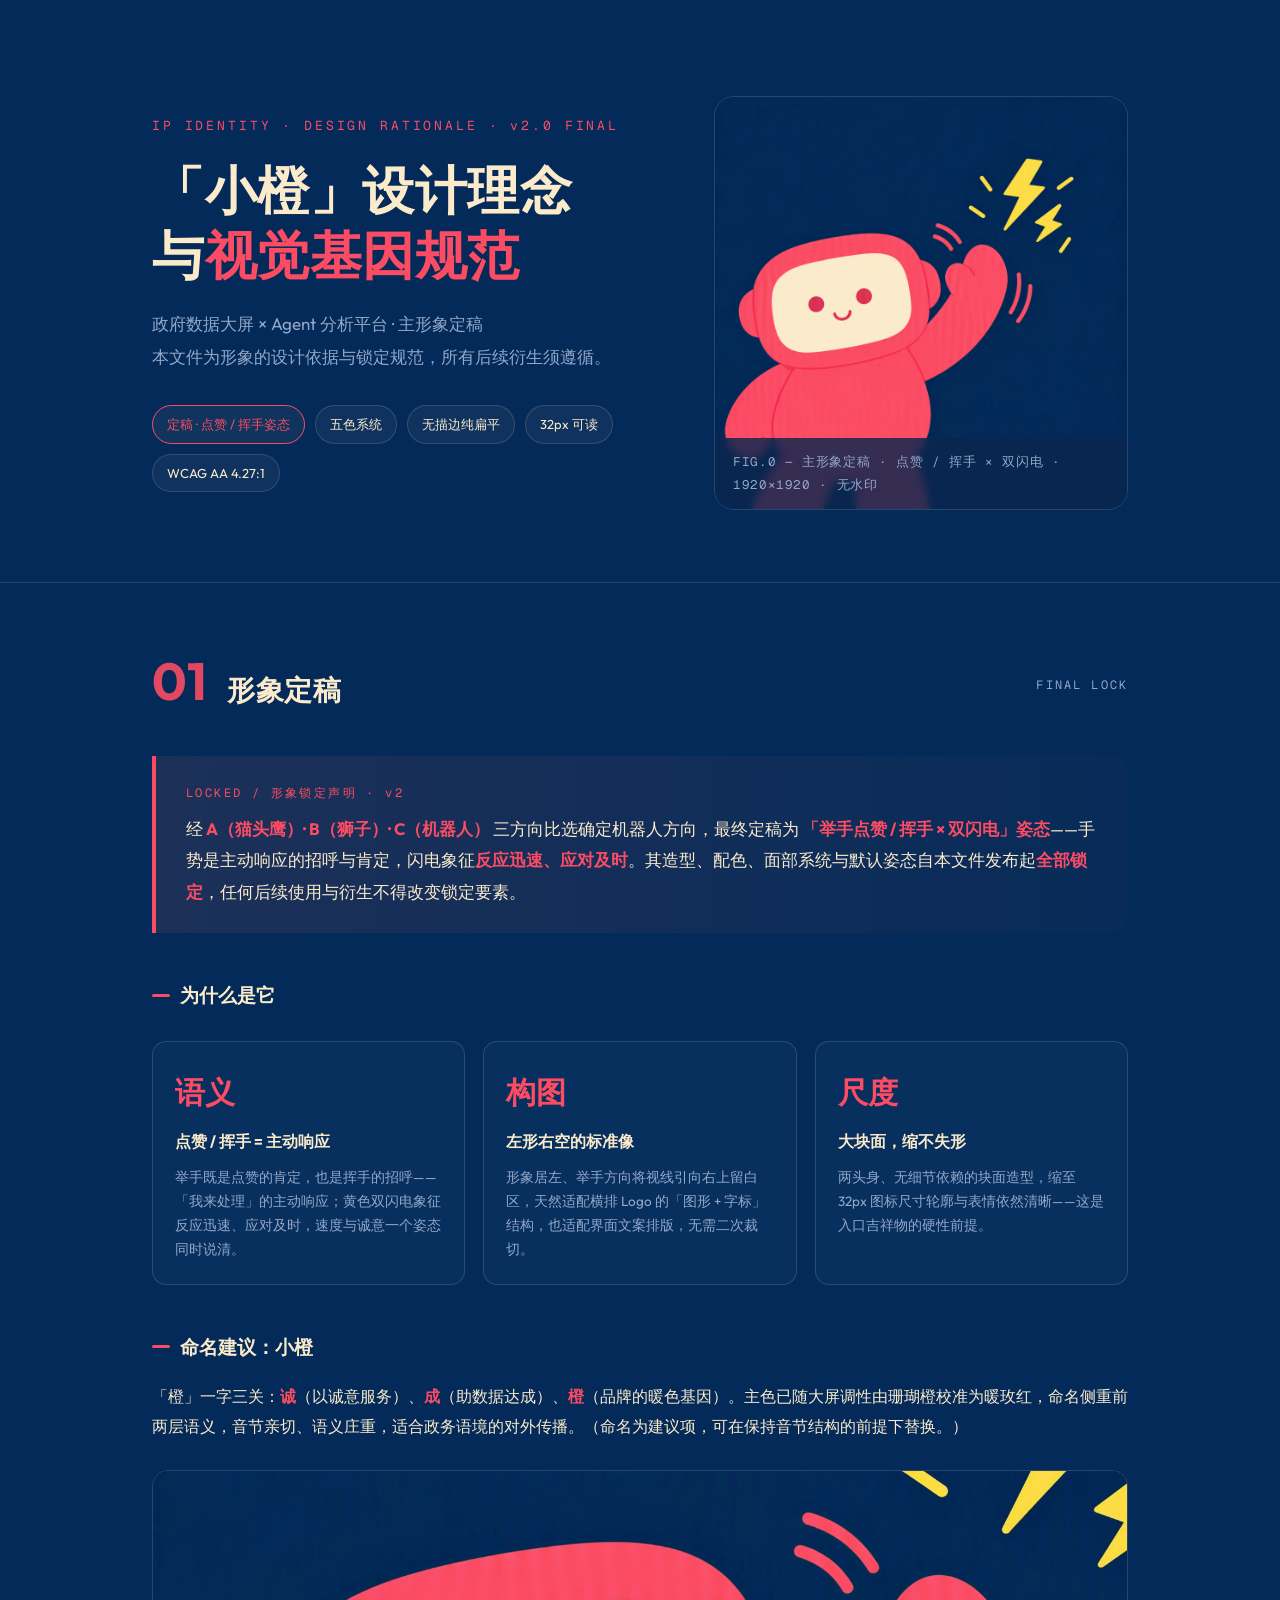
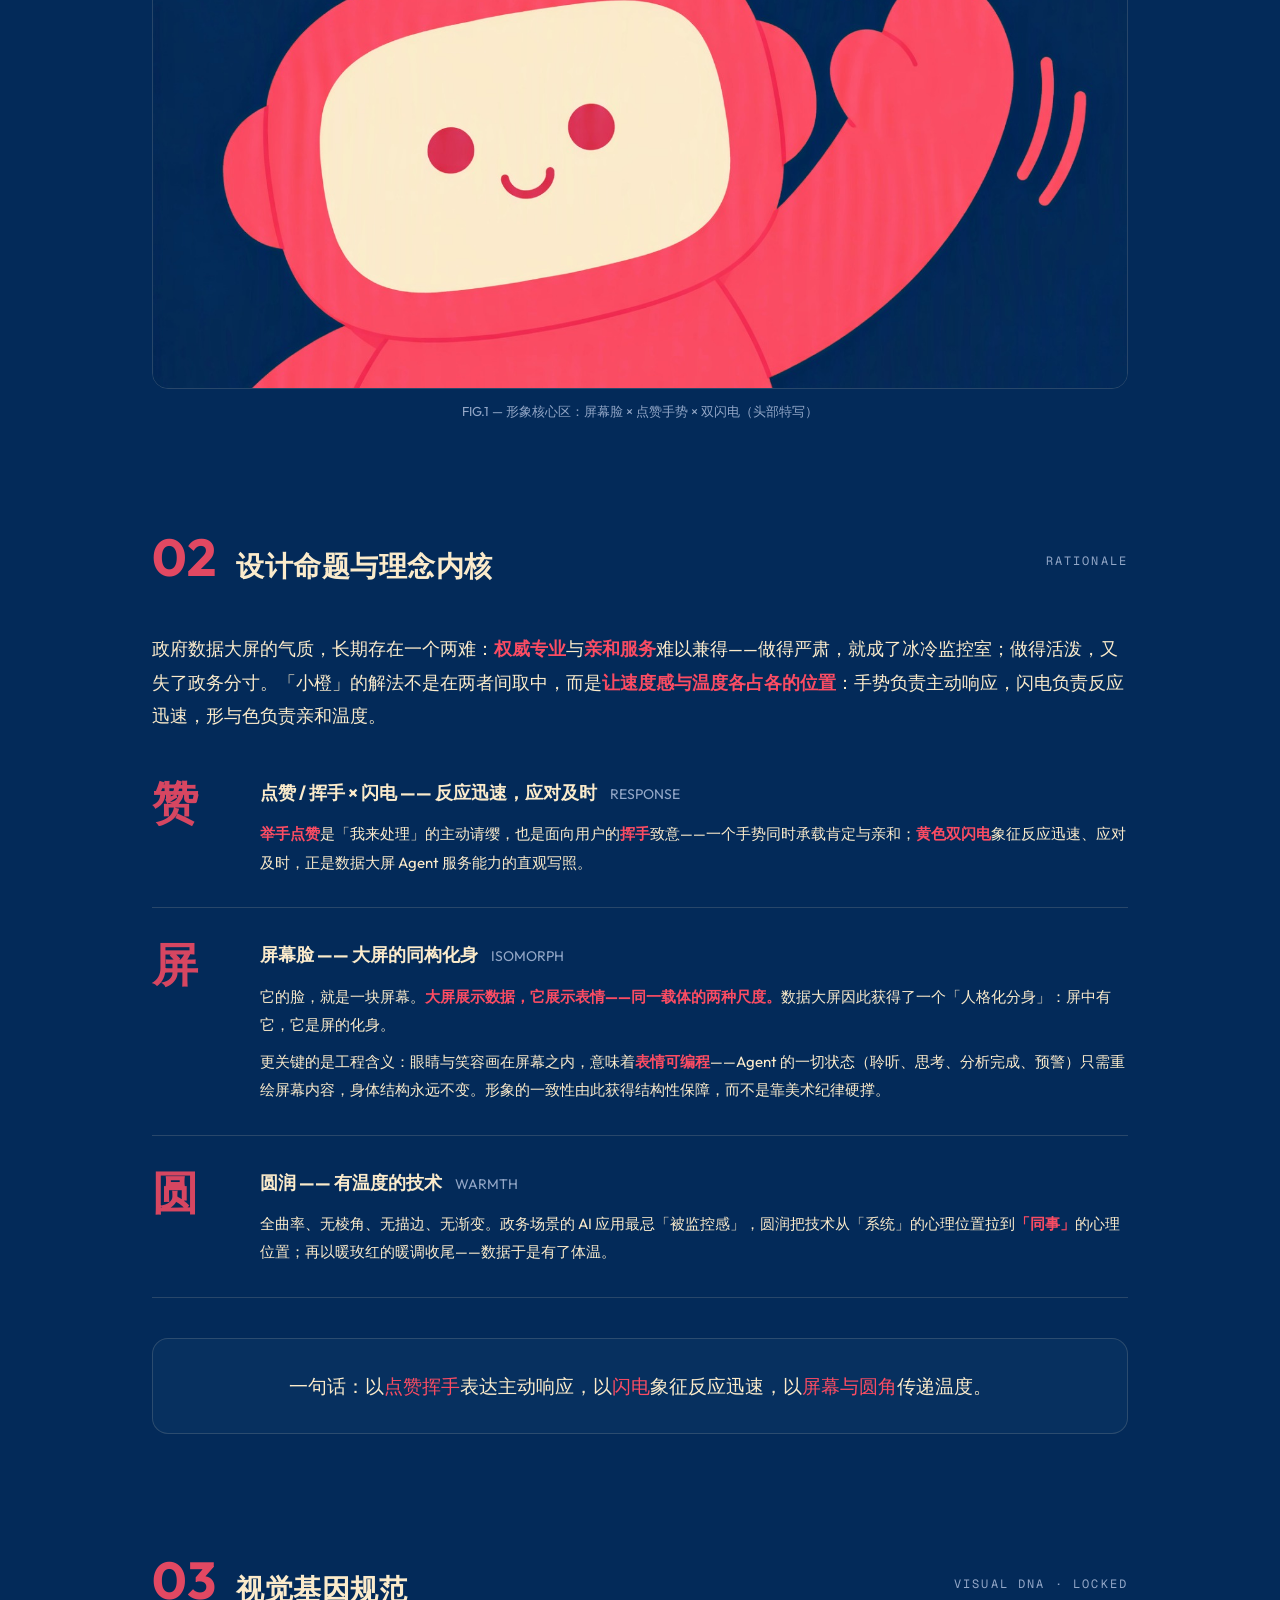
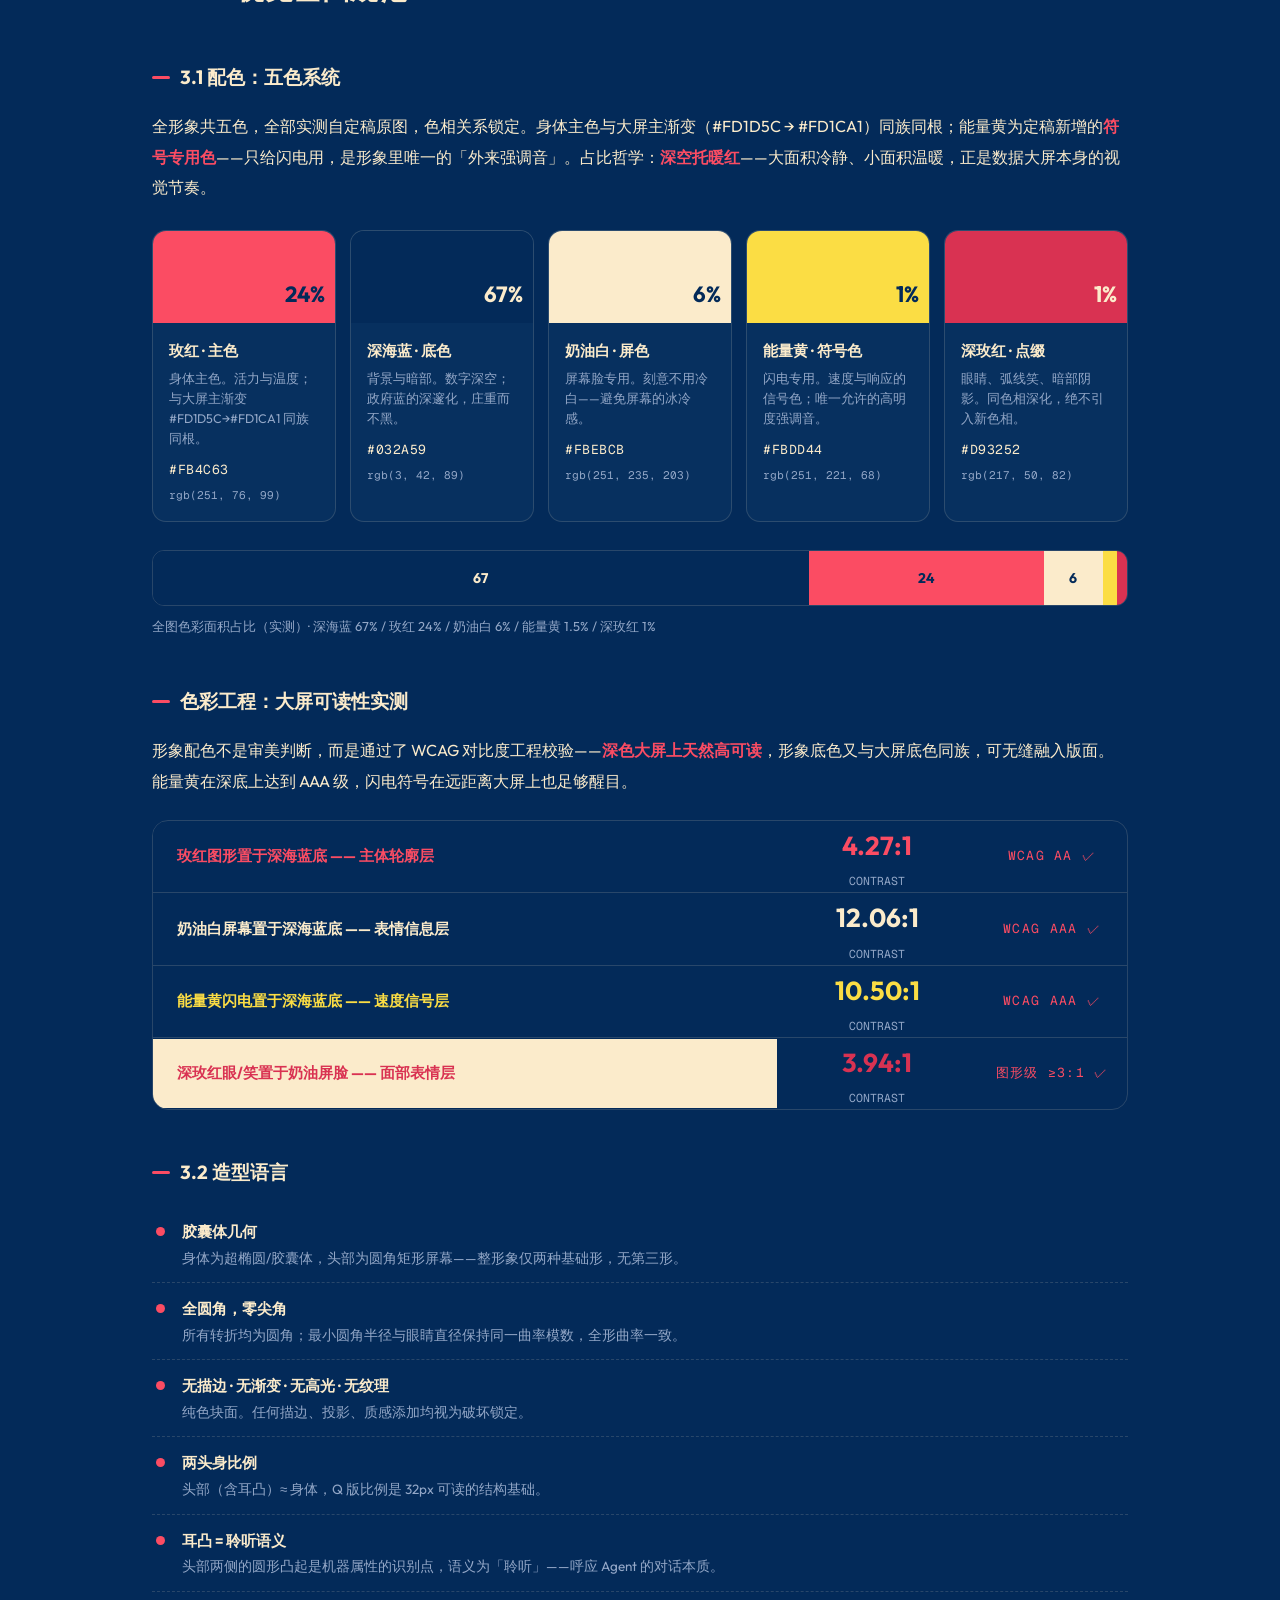
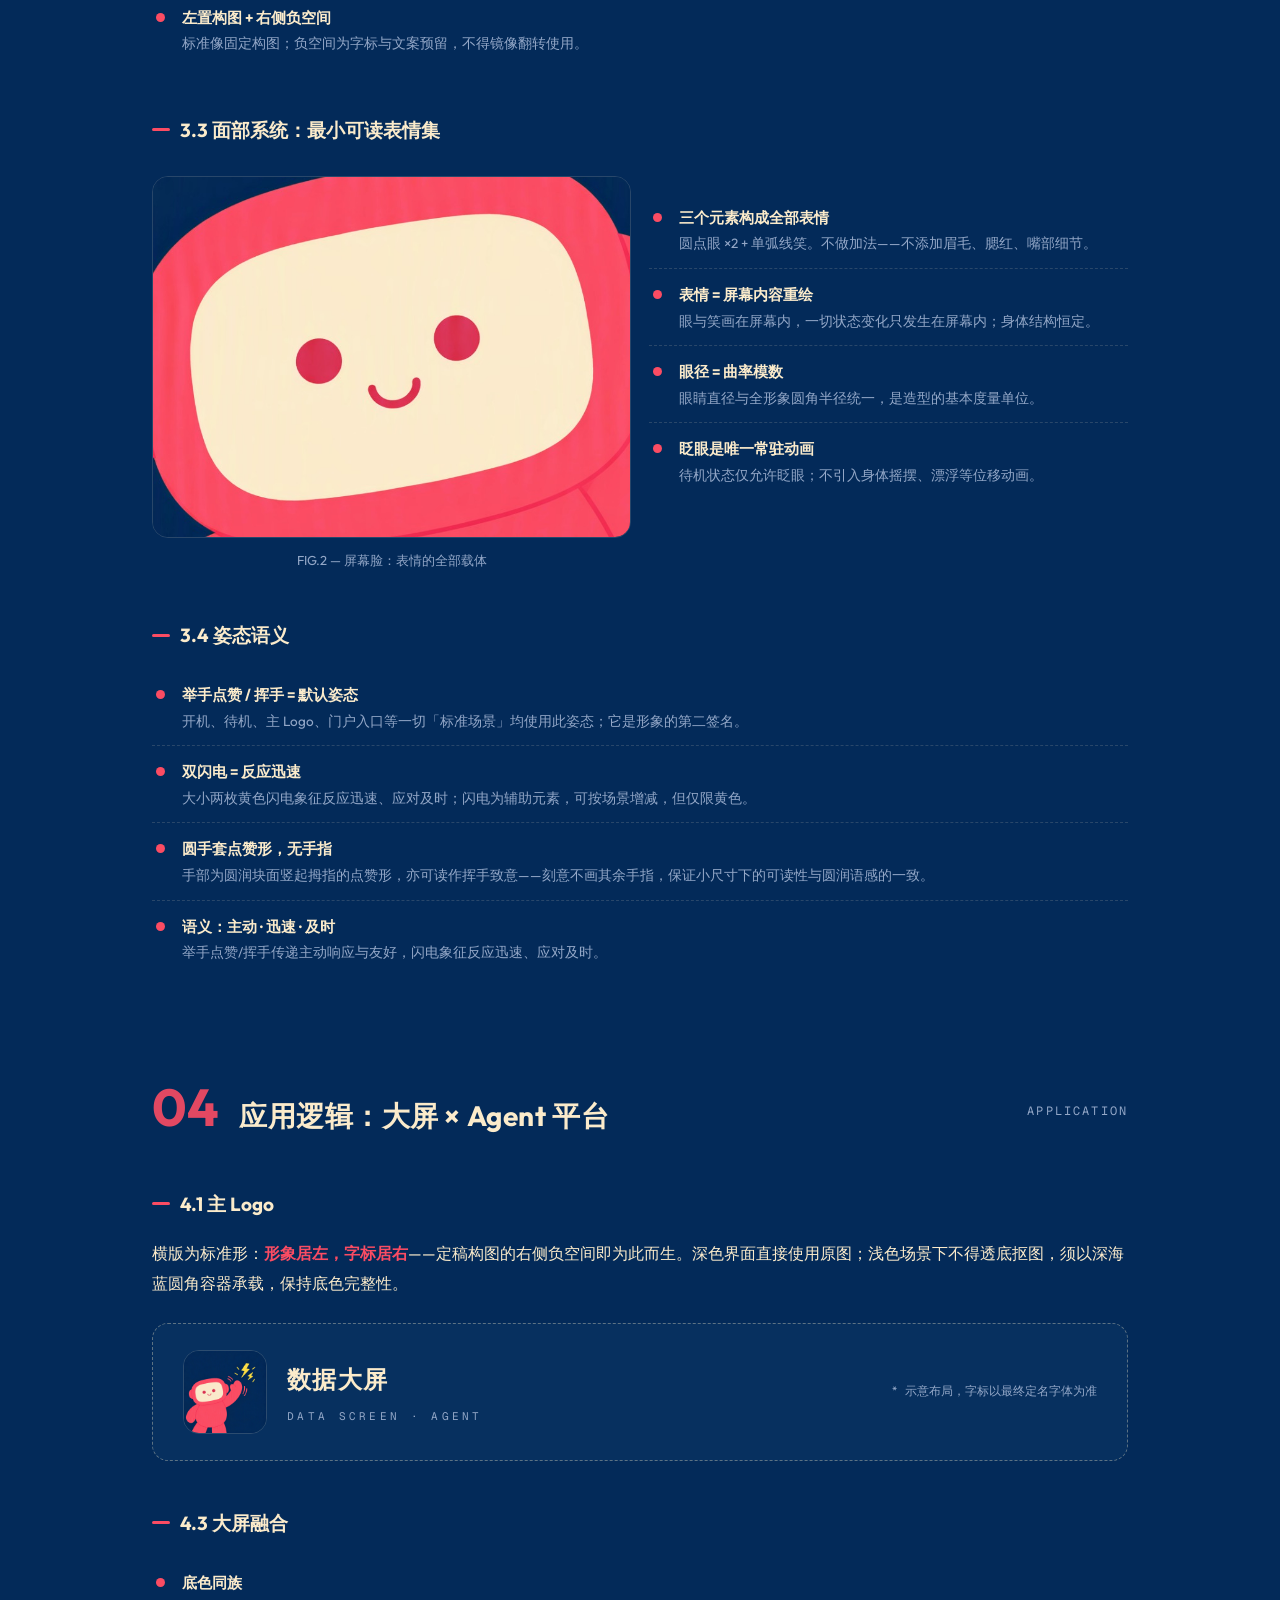
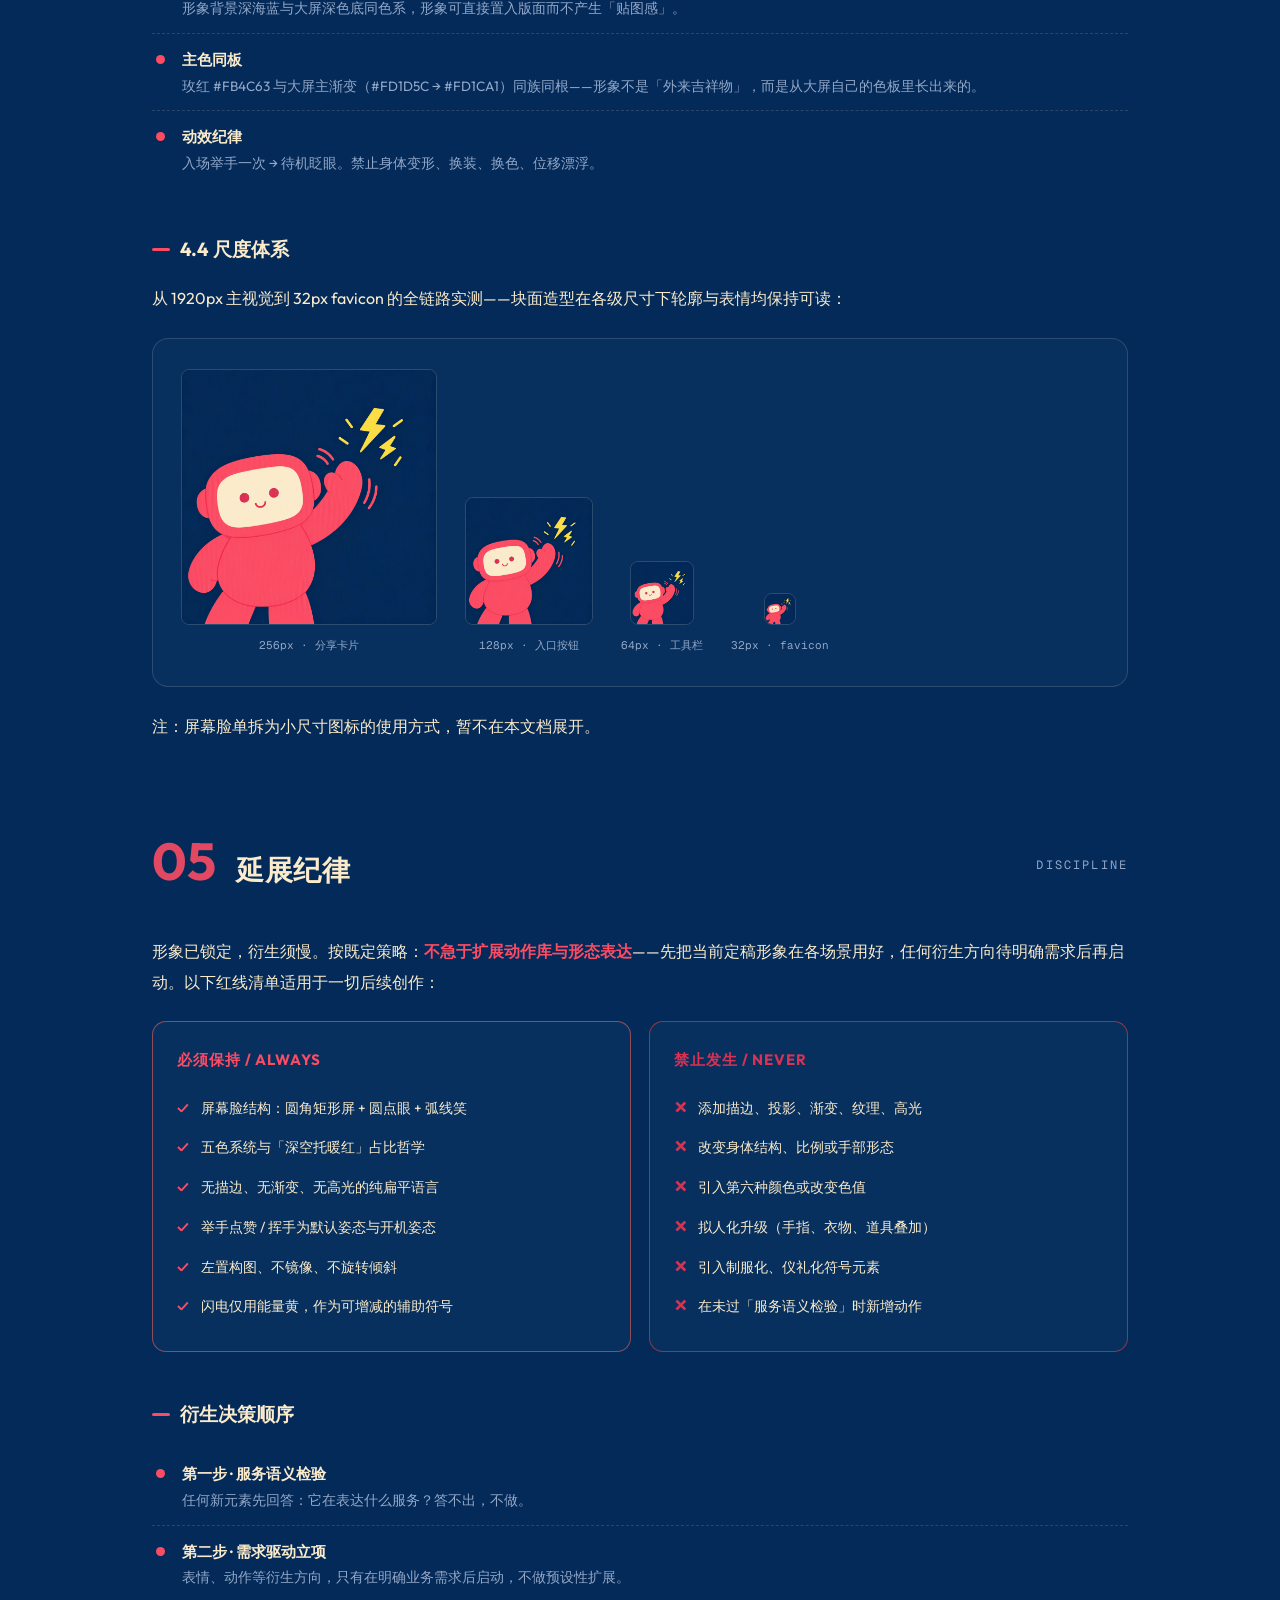
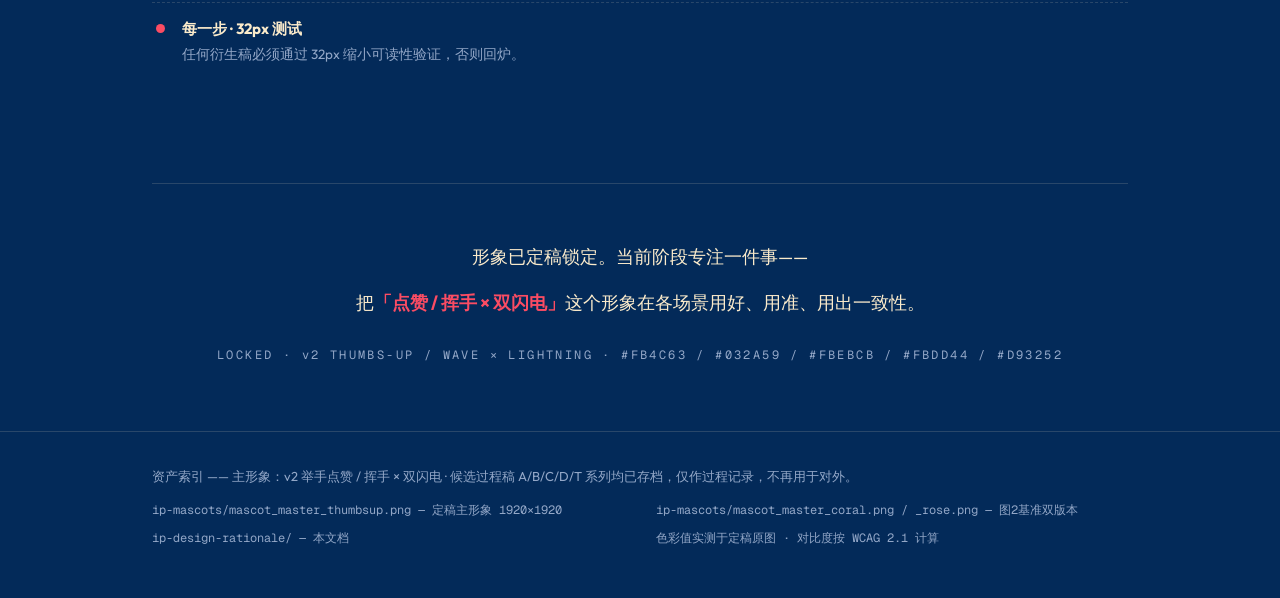
<file: ip-design-rationale/ip-design-rationale.html>
<!-- Generated by Trae Work -->
<!DOCTYPE html>
<html lang="zh-CN"><head>
<meta charset="UTF-8">
<meta name="viewport" content="width=device-width, initial-scale=1.0">
<title>「小橙」IP 设计理念与视觉基因规范 · 形象定稿 v2 点赞挥手</title>
<style>
  @font-face {
    font-family: 'Outfit';
    src: url('./_shared/fonts/Outfit-Regular.ttf') format('truetype');
    font-weight: 400;
  }
  @font-face {
    font-family: 'Outfit';
    src: url('./_shared/fonts/Outfit-Bold.ttf') format('truetype');
    font-weight: 700;
  }
  @font-face {
    font-family: 'GeistMono';
    src: url('./_shared/fonts/GeistMono-Regular.ttf') format('truetype');
    font-weight: 400;
  }

  :root {
    --bg: #032A59;        /* 深海蓝 · 形象底色 */
    --bg2: #07305F;       /* 面板 */
    --bg3: #0B3869;       /* 面板亮阶 */
    --ink: #FBEBCB;       /* 奶油白 · 正文 */
    --muted: #93A7C7;     /* 次级文字 */
    --rule: rgba(251,235,203,0.15);
    --accent: #FB4C63;    /* 玫红 · 主强调 */
    --accent2: #D93252;   /* 深玫红 · 次强调 */
    --navy: #032A59;
    --cream: #FBEBCB;
    --coral: #FB4C63;
  }

  * { margin: 0; padding: 0; box-sizing: border-box; }

  html { scroll-behavior: smooth; }

  body {
    background: var(--bg);
    color: var(--ink);
    font-family: 'Outfit', 'PingFang SC', 'Hiragino Sans GB', 'Microsoft YaHei', 'Noto Sans SC', sans-serif;
    font-size: 16px;
    line-height: 1.9;
    -webkit-font-smoothing: antialiased;
  }

  .wrap { max-width: 1040px; margin: 0 auto; padding: 0 32px; }

  /* ============ HERO ============ */
  .hero {
    padding: 96px 0 72px;
    border-bottom: 1px solid var(--rule);
  }
  .hero-grid {
    display: grid;
    grid-template-columns: 1.1fr 0.9fr;
    gap: 56px;
    align-items: center;
  }
  .eyebrow {
    font-family: 'GeistMono', monospace;
    font-size: 13px;
    letter-spacing: 0.22em;
    color: var(--accent);
    margin-bottom: 20px;
  }
  h1 {
    font-size: clamp(34px, 4.5vw, 52px);
    font-weight: 700;
    line-height: 1.25;
    letter-spacing: 0.01em;
    margin-bottom: 20px;
  }
  h1 .coral { color: var(--accent); }
  .hero-sub {
    font-size: 17px;
    color: var(--muted);
    margin-bottom: 32px;
  }
  .hero-badges { display: flex; flex-wrap: wrap; gap: 10px; }
  .badge {
    font-size: 13px;
    padding: 6px 14px;
    border: 1px solid var(--rule);
    border-radius: 999px;
    color: var(--ink);
    background: rgba(252,237,201,0.05);
  }
  .badge.hot { border-color: var(--accent); color: var(--accent); }
  .hero-figure {
    position: relative;
    border-radius: 20px;
    overflow: hidden;
    border: 1px solid var(--rule);
  }
  .hero-figure img { display: block; width: 100%; height: auto; }
  .hero-figure figcaption {
    position: absolute; left: 0; right: 0; bottom: 0;
    padding: 12px 18px;
    font-size: 12.5px;
    color: var(--muted);
    background: rgba(10,39,79,0.82);
    backdrop-filter: blur(4px);
    font-family: 'GeistMono', monospace;
    letter-spacing: 0.05em;
  }

  /* ============ SECTION ============ */
  section { padding: 72px 0 8px; }
  .sec-head { display: flex; align-items: baseline; gap: 20px; margin-bottom: 40px; }
  .sec-num {
    font-family: 'Outfit', sans-serif;
    font-size: 52px;
    font-weight: 700;
    color: var(--accent);
    line-height: 1;
    opacity: 0.9;
  }
  .sec-head h2 {
    font-size: 28px;
    font-weight: 700;
    letter-spacing: 0.02em;
  }
  .sec-head .en {
    font-family: 'GeistMono', monospace;
    font-size: 12px;
    color: var(--muted);
    letter-spacing: 0.18em;
    margin-left: auto;
    align-self: center;
  }
  h3 {
    font-size: 19px;
    font-weight: 700;
    margin: 44px 0 16px;
    display: flex;
    align-items: center;
    gap: 10px;
  }
  h3::before {
    content: '';
    width: 18px; height: 3px;
    background: var(--accent);
    border-radius: 2px;
    flex: none;
  }
  p { margin-bottom: 14px; color: var(--ink); }
  p.lead { font-size: 17.5px; }
  .muted { color: var(--muted); }
  strong { color: var(--accent); font-weight: 600; }
  mark.key {
    background: none;
    color: var(--accent);
    font-weight: 600;
  }

  .card {
    background: var(--bg2);
    border: 1px solid var(--rule);
    border-radius: 16px;
    padding: 28px 30px;
    margin: 24px 0;
  }
  .card.flat { background: transparent; }

  /* 定稿声明 */
  .final-decl {
    border-left: 4px solid var(--accent);
    background: linear-gradient(90deg, rgba(252,105,81,0.10), rgba(252,105,81,0.02));
    border-radius: 0 16px 16px 0;
    padding: 26px 30px;
    margin-bottom: 36px;
  }
  .final-decl .t {
    font-family: 'GeistMono', monospace;
    font-size: 12px;
    letter-spacing: 0.2em;
    color: var(--accent);
    margin-bottom: 8px;
  }
  .final-decl p { margin: 0; font-size: 16.5px; }

  /* 三列理由 */
  .grid-3 { display: grid; grid-template-columns: repeat(3, 1fr); gap: 18px; margin: 28px 0; }
  .mini {
    background: var(--bg2);
    border: 1px solid var(--rule);
    border-radius: 14px;
    padding: 22px;
  }
  .mini .k {
    font-family: 'Outfit', sans-serif;
    font-size: 30px;
    font-weight: 700;
    color: var(--accent);
    margin-bottom: 6px;
  }
  .mini h4 { font-size: 15.5px; margin-bottom: 8px; font-weight: 700; }
  .mini p { font-size: 13.5px; color: var(--muted); margin: 0; line-height: 1.8; }

  /* 理念内核 */
  .kernel {
    display: grid;
    grid-template-columns: 84px 1fr;
    gap: 24px;
    padding: 30px 0;
    border-bottom: 1px solid var(--rule);
  }
  .kernel:last-of-type { border-bottom: none; }
  .kernel .glyph {
    font-family: 'Outfit', sans-serif;
    font-size: 46px;
    font-weight: 700;
    color: var(--accent);
    line-height: 1.15;
    opacity: 0.85;
  }
  .kernel h4 { font-size: 18px; margin-bottom: 10px; }
  .kernel h4 span { color: var(--muted); font-weight: 400; font-size: 14px; margin-left: 10px; }
  .kernel p { font-size: 15px; margin-bottom: 8px; }
  .kernel p:last-child { margin-bottom: 0; }

  .quote {
    margin: 40px 0;
    padding: 30px 36px;
    background: var(--bg2);
    border: 1px solid var(--rule);
    border-radius: 16px;
    text-align: center;
    font-size: 19px;
    line-height: 1.8;
    color: var(--ink);
  }
  .quote .q { color: var(--accent); }

  /* ============ 色卡 ============ */
  .swatches { display: grid; grid-template-columns: repeat(5, 1fr); gap: 14px; margin: 28px 0; }
  .swatch { border: 1px solid var(--rule); border-radius: 14px; overflow: hidden; background: var(--bg2); }
  .swatch .chip { height: 92px; position: relative; }
  .swatch .chip .pct {
    position: absolute; right: 10px; bottom: 8px;
    font-family: 'Outfit', sans-serif;
    font-size: 22px; font-weight: 700;
  }
  .swatch .meta { padding: 14px 16px 16px; }
  .swatch .name { font-size: 15px; font-weight: 700; margin-bottom: 2px; }
  .swatch .role { font-size: 12.5px; color: var(--muted); margin-bottom: 10px; line-height: 1.6; }
  .swatch .hex {
    font-family: 'GeistMono', monospace;
    font-size: 13px;
    letter-spacing: 0.04em;
  }
  .swatch .rgb {
    font-family: 'GeistMono', monospace;
    font-size: 11px;
    color: var(--muted);
    margin-top: 2px;
  }

  /* 占比条 */
  .ratio-bar {
    display: flex; height: 56px;
    border-radius: 12px; overflow: hidden;
    margin: 20px 0 8px;
    border: 1px solid var(--rule);
  }
  .ratio-bar div {
    display: flex; align-items: center; justify-content: center;
    font-family: 'Outfit', sans-serif;
    font-size: 14px; font-weight: 700;
  }
  .ratio-note { font-size: 13px; color: var(--muted); margin-bottom: 28px; }

  /* 对比度演示 */
  .contrast-demo { margin: 24px 0; border: 1px solid var(--rule); border-radius: 16px; overflow: hidden; }
  .cd-row {
    display: grid; grid-template-columns: 1fr 200px 150px;
    align-items: center;
    border-bottom: 1px solid var(--rule);
  }
  .cd-row:last-child { border-bottom: none; }
  .cd-sample {
    padding: 20px 24px;
    font-size: 15px;
    font-weight: 600;
  }
  .cd-ratio {
    font-family: 'Outfit', sans-serif;
    font-size: 26px; font-weight: 700;
    text-align: center;
  }
  .cd-ratio small { display: block; font-size: 11.5px; font-weight: 400; color: var(--muted); font-family: 'GeistMono', monospace; }
  .cd-grade {
    text-align: center;
    font-family: 'GeistMono', monospace;
    font-size: 13px;
    letter-spacing: 0.1em;
    color: var(--muted);
  }
  .cd-grade.pass { color: var(--accent); }

  /* 图片 figure */
  figure.diagram { margin: 28px 0; }
  figure.diagram img {
    width: 100%; height: auto;
    border-radius: 16px;
    border: 1px solid var(--rule);
    display: block;
  }
  figure.diagram figcaption {
    font-size: 13px; color: var(--muted);
    margin-top: 10px; text-align: center;
  }
  .figure-row { display: grid; grid-template-columns: 1fr 1fr; gap: 18px; margin: 28px 0; }
  .figure-row figure { margin: 0; }

  /* 规范列表 */
  .spec { list-style: none; margin: 16px 0 24px; }
  .spec li {
    padding: 12px 0 12px 30px;
    border-bottom: 1px dashed var(--rule);
    position: relative;
    font-size: 15px;
  }
  .spec li:last-child { border-bottom: none; }
  .spec li::before {
    content: '';
    position: absolute; left: 4px; top: 21px;
    width: 9px; height: 9px;
    border-radius: 50%;
    background: var(--accent);
  }
  .spec li b { font-weight: 700; }
  .spec li .d { display: block; font-size: 13.5px; color: var(--muted); line-height: 1.75; }

  /* 尺寸测试 */
  .scale-test {
    display: flex; align-items: flex-end; gap: 28px;
    padding: 30px 28px;
    background: var(--bg2);
    border: 1px solid var(--rule);
    border-radius: 16px;
    margin: 24px 0;
    flex-wrap: wrap;
  }
  .st-item { text-align: center; }
  .st-item img { border-radius: 8px; display: block; margin: 0 auto 10px; border: 1px solid var(--rule); }
  .st-item .lb { font-family: 'GeistMono', monospace; font-size: 11px; color: var(--muted); }

  /* 状态表 */
  .table-wrap { overflow-x: auto; margin: 20px 0 28px; border: 1px solid var(--rule); border-radius: 14px; }
  table { width: 100%; border-collapse: collapse; min-width: 620px; }
  th {
    text-align: left;
    font-size: 13px; letter-spacing: 0.08em;
    color: var(--muted);
    font-weight: 600;
    padding: 14px 18px;
    border-bottom: 1px solid var(--rule);
    background: var(--bg2);
  }
  td { padding: 14px 18px; border-bottom: 1px solid var(--rule); font-size: 14.5px; vertical-align: top; }
  tr:last-child td { border-bottom: none; }
  td .mono { font-family: 'GeistMono', monospace; font-size: 13px; }
  td .d2 { display: block; font-size: 13px; color: var(--muted); margin-top: 3px; }

  /* 红线绿线 */
  .dd-grid { display: grid; grid-template-columns: 1fr 1fr; gap: 18px; margin: 24px 0; }
  .dd { border-radius: 14px; padding: 24px; border: 1px solid var(--rule); background: var(--bg2); }
  .dd.ok { border-color: rgba(252,105,81,0.55); }
  .dd.no { border-color: rgba(237,71,54,0.55); }
  .dd h4 { font-size: 15px; margin-bottom: 14px; letter-spacing: 0.06em; }
  .dd.ok h4 { color: var(--accent); }
  .dd.no h4 { color: var(--accent2); }
  .dd ul { list-style: none; }
  .dd li { font-size: 14px; padding: 8px 0 8px 24px; position: relative; line-height: 1.7; }
  .dd.ok li::before { content: '✓'; position: absolute; left: 0; color: var(--accent); font-weight: 700; }
  .dd.no li::before { content: '✕'; position: absolute; left: 0; color: var(--accent2); font-weight: 700; }

  /* logo 示意 */
  .logo-demo {
    display: flex; align-items: center; gap: 20px;
    background: var(--bg2);
    border: 1px dashed rgba(252,237,201,0.35);
    border-radius: 16px;
    padding: 26px 30px;
    margin: 24px 0;
  }
  .logo-demo img { width: 84px; height: 84px; border-radius: 16px; border: 1px solid var(--rule); }
  .logo-demo .wordmark { display: flex; flex-direction: column; gap: 4px; }
  .logo-demo .wm1 { font-size: 24px; font-weight: 700; letter-spacing: 0.06em; }
  .logo-demo .wm2 { font-family: 'GeistMono', monospace; font-size: 11px; color: var(--muted); letter-spacing: 0.3em; }
  .logo-demo .hint { margin-left: auto; font-size: 12px; color: var(--muted); font-family: 'GeistMono', monospace; }

  /* 结语 */
  .outro {
    margin-top: 72px;
    padding: 56px 0 64px;
    border-top: 1px solid var(--rule);
    text-align: center;
  }
  .outro p { font-size: 18px; max-width: 680px; margin: 0 auto 12px; }
  .outro .final-line {
    font-family: 'GeistMono', monospace;
    font-size: 12px; letter-spacing: 0.2em;
    color: var(--muted);
    margin-top: 24px;
  }

  footer {
    padding: 32px 0 48px;
    border-top: 1px solid var(--rule);
    font-size: 13px;
    color: var(--muted);
  }
  footer .assets { display: grid; grid-template-columns: 1fr 1fr; gap: 6px 32px; }
  footer .assets span { font-family: 'GeistMono', monospace; font-size: 12px; }
  footer p { color: var(--muted); font-size: 13px; margin-bottom: 10px; }

  @media (max-width: 860px) {
    .hero-grid { grid-template-columns: 1fr; gap: 32px; }
    .grid-3 { grid-template-columns: 1fr; }
    .swatches { grid-template-columns: repeat(2, 1fr); }
    .kernel { grid-template-columns: 1fr; gap: 8px; }
    .kernel .glyph { font-size: 34px; }
    .figure-row { grid-template-columns: 1fr; }
    .dd-grid { grid-template-columns: 1fr; }
    .cd-row { grid-template-columns: 1fr 120px; }
    .cd-grade { display: none; }
    footer .assets { grid-template-columns: 1fr; }
    .sec-head .en { display: none; }
  }
  @media print {
    body { background: #fff; color: #111; }
  }
</style>
</head>
<body>

<!-- ================= HERO ================= -->
<header class="hero">
  <div class="wrap hero-grid">
    <div>
      <div class="eyebrow">IP IDENTITY · DESIGN RATIONALE · v2.0 FINAL</div>
      <h1>「小橙」设计理念<br>与<span class="coral">视觉基因规范</span></h1>
      <p class="hero-sub">政府数据大屏 × Agent 分析平台 · 主形象定稿<br>本文件为形象的设计依据与锁定规范，所有后续衍生须遵循。</p>
      <div class="hero-badges">
        <span class="badge hot">定稿 · 点赞 / 挥手姿态</span>
        <span class="badge">五色系统</span>
        <span class="badge">无描边纯扁平</span>
        <span class="badge">32px 可读</span>
        <span class="badge">WCAG AA 4.27:1</span>
      </div>
    </div>
    <figure class="hero-figure">
      <img src="assets/mascot_c4_1920x1920.jpg" alt="「小橙」定稿形象：举手点赞的小机器人，玫红身体、奶油白屏幕脸、黄色闪电、深海蓝背景">
      <figcaption>FIG.0 — 主形象定稿 · 点赞 / 挥手 × 双闪电 · 1920×1920 · 无水印</figcaption>
    </figure>
  </div>
</header>

<main class="wrap">

<!-- ================= 01 形象定稿 ================= -->
<section id="s1">
  <div class="sec-head">
    <div class="sec-num">01</div>
    <h2>形象定稿</h2>
    <div class="en">FINAL LOCK</div>
  </div>

  <div class="final-decl">
    <div class="t">LOCKED / 形象锁定声明 · v2</div>
    <p>经 <strong>A（猫头鹰）· B（狮子）· C（机器人）</strong> 三方向比选确定机器人方向，最终定稿为 <strong>「举手点赞 / 挥手 × 双闪电」姿态</strong>——手势是主动响应的招呼与肯定，闪电象征<mark class="key">反应迅速、应对及时</mark>。其造型、配色、面部系统与默认姿态自本文件发布起<mark class="key">全部锁定</mark>，任何后续使用与衍生不得改变锁定要素。</p>
  </div>

  <h3>为什么是它</h3>
  <div class="grid-3">
    <div class="mini">
      <div class="k">语义</div>
      <h4 style="position: relative;">点赞 / 挥手 = 主动响应</h4>
      <p>举手既是点赞的肯定，也是挥手的招呼——「我来处理」的主动响应；黄色双闪电象征反应迅速、应对及时，速度与诚意一个姿态同时说清。</p>
    </div>
    <div class="mini">
      <div class="k">构图</div>
      <h4>左形右空的标准像</h4>
      <p>形象居左、举手方向将视线引向右上留白区，天然适配横排 Logo 的「图形 + 字标」结构，也适配界面文案排版，无需二次裁切。</p>
    </div>
    <div class="mini">
      <div class="k">尺度</div>
      <h4>大块面，缩不失形</h4>
      <p>两头身、无细节依赖的块面造型，缩至 32px 图标尺寸轮廓与表情依然清晰——这是入口吉祥物的硬性前提。</p>
    </div>
  </div>

  <h3>命名建议：小橙</h3>
  <p>「橙」一字三关：<mark class="key">诚</mark>（以诚意服务）、<mark class="key">成</mark>（助数据达成）、<mark class="key">橙</mark>（品牌的暖色基因）。主色已随大屏调性由珊瑚橙校准为暖玫红，命名侧重前两层语义，音节亲切、语义庄重，适合政务语境的对外传播。（命名为建议项，可在保持音节结构的前提下替换。）</p>

  <figure class="diagram">
    <img src="assets/mascot_head_1150x1000.jpg" alt="小橙头部特写：圆角矩形屏幕脸、深玫红点眼、弧线笑、双侧耳凸、上举的圆手套与黄色闪电">
    <figcaption>FIG.1 — 形象核心区：屏幕脸 × 点赞手势 × 双闪电（头部特写）</figcaption>
  </figure>
</section>

<!-- ================= 02 设计命题与理念内核 ================= -->
<section id="s2">
  <div class="sec-head">
    <div class="sec-num">02</div>
    <h2>设计命题与理念内核</h2>
    <div class="en">RATIONALE</div>
  </div>

  <p class="lead">政府数据大屏的气质，长期存在一个两难：<strong>权威专业</strong>与<strong>亲和服务</strong>难以兼得——做得严肃，就成了冰冷监控室；做得活泼，又失了政务分寸。「小橙」的解法不是在两者间取中，而是<mark class="key">让速度感与温度各占各的位置</mark>：手势负责主动响应，闪电负责反应迅速，形与色负责亲和温度。</p>

  <div class="kernel">
    <div class="glyph">赞</div>
    <div>
      <h4>点赞 / 挥手 × 闪电 —— 反应迅速，应对及时 <span>RESPONSE</span></h4>
      <p><mark class="key">举手点赞</mark>是「我来处理」的主动请缨，也是面向用户的<mark class="key">挥手</mark>致意——一个手势同时承载肯定与亲和；<mark class="key">黄色双闪电</mark>象征反应迅速、应对及时，正是数据大屏 Agent 服务能力的直观写照。</p>
    </div>
  </div>

  <div class="kernel">
    <div class="glyph">屏</div>
    <div>
      <h4>屏幕脸 —— 大屏的同构化身 <span>ISOMORPH</span></h4>
      <p>它的脸，就是一块屏幕。<strong>大屏展示数据，它展示表情——同一载体的两种尺度。</strong>数据大屏因此获得了一个「人格化分身」：屏中有它，它是屏的化身。</p>
      <p>更关键的是工程含义：眼睛与笑容画在屏幕之内，意味着<mark class="key">表情可编程</mark>——Agent 的一切状态（聆听、思考、分析完成、预警）只需重绘屏幕内容，身体结构永远不变。形象的一致性由此获得结构性保障，而不是靠美术纪律硬撑。</p>
    </div>
  </div>

  <div class="kernel">
    <div class="glyph">圆</div>
    <div>
      <h4>圆润 —— 有温度的技术 <span>WARMTH</span></h4>
      <p>全曲率、无棱角、无描边、无渐变。政务场景的 AI 应用最忌「被监控感」，圆润把技术从「系统」的心理位置拉到<mark class="key">「同事」</mark>的心理位置；再以暖玫红的暖调收尾——数据于是有了体温。</p>
    </div>
  </div>

  <div class="quote">
    一句话：以<span class="q">点赞挥手</span>表达主动响应，以<span class="q">闪电</span>象征反应迅速，以<span class="q">屏幕与圆角</span>传递温度。
  </div>
</section>

<!-- ================= 03 视觉基因规范 ================= -->
<section id="s3">
  <div class="sec-head">
    <div class="sec-num">03</div>
    <h2>视觉基因规范</h2>
    <div class="en">VISUAL DNA · LOCKED</div>
  </div>

  <h3>3.1 配色：五色系统</h3>
  <p>全形象共五色，全部实测自定稿原图，色相关系锁定。身体主色与大屏主渐变（#FD1D5C → #FD1CA1）同族同根；能量黄为定稿新增的<strong>符号专用色</strong>——只给闪电用，是形象里唯一的「外来强调音」。占比哲学：<mark class="key">深空托暖红</mark>——大面积冷静、小面积温暖，正是数据大屏本身的视觉节奏。</p>

  <div class="swatches">
    <div class="swatch">
      <div class="chip" style="background:#FB4C63;">
        <span class="pct" style="color:#032A59;">24%</span>
      </div>
      <div class="meta">
        <div class="name">玫红 · 主色</div>
        <div class="role">身体主色。活力与温度；与大屏主渐变 #FD1D5C→#FD1CA1 同族同根。</div>
        <div class="hex">#FB4C63</div>
        <div class="rgb">rgb(251, 76, 99)</div>
      </div>
    </div>
    <div class="swatch">
      <div class="chip" style="background:#032A59;">
        <span class="pct" style="color:#FBEBCB;">67%</span>
      </div>
      <div class="meta">
        <div class="name">深海蓝 · 底色</div>
        <div class="role">背景与暗部。数字深空；政府蓝的深邃化，庄重而不黑。</div>
        <div class="hex">#032A59</div>
        <div class="rgb">rgb(3, 42, 89)</div>
      </div>
    </div>
    <div class="swatch">
      <div class="chip" style="background:#FBEBCB;">
        <span class="pct" style="color:#032A59;">6%</span>
      </div>
      <div class="meta">
        <div class="name">奶油白 · 屏色</div>
        <div class="role">屏幕脸专用。刻意不用冷白——避免屏幕的冰冷感。</div>
        <div class="hex">#FBEBCB</div>
        <div class="rgb">rgb(251, 235, 203)</div>
      </div>
    </div>
    <div class="swatch">
      <div class="chip" style="background:#FBDD44;">
        <span class="pct" style="color:#032A59;">1%</span>
      </div>
      <div class="meta">
        <div class="name">能量黄 · 符号色</div>
        <div class="role">闪电专用。速度与响应的信号色；唯一允许的高明度强调音。</div>
        <div class="hex">#FBDD44</div>
        <div class="rgb">rgb(251, 221, 68)</div>
      </div>
    </div>
    <div class="swatch">
      <div class="chip" style="background:#D93252;">
        <span class="pct" style="color:#FBEBCB;">1%</span>
      </div>
      <div class="meta">
        <div class="name">深玫红 · 点缀</div>
        <div class="role">眼睛、弧线笑、暗部阴影。同色相深化，绝不引入新色相。</div>
        <div class="hex">#D93252</div>
        <div class="rgb">rgb(217, 50, 82)</div>
      </div>
    </div>
  </div>

  <div class="ratio-bar">
    <div style="flex:67; background:#032A59; color:#FBEBCB;">67</div>
    <div style="flex:24; background:#FB4C63; color:#032A59;">24</div>
    <div style="flex:6;  background:#FBEBCB; color:#032A59;">6</div>
    <div style="flex:1.5;  background:#FBDD44;"></div>
    <div style="flex:1;  background:#D93252;"></div>
  </div>
  <p class="ratio-note">全图色彩面积占比（实测）· 深海蓝 67% / 玫红 24% / 奶油白 6% / 能量黄 1.5% / 深玫红 1%</p>

  <h3>色彩工程：大屏可读性实测</h3>
  <p>形象配色不是审美判断，而是通过了 WCAG 对比度工程校验——<mark class="key">深色大屏上天然高可读</mark>，形象底色又与大屏底色同族，可无缝融入版面。能量黄在深底上达到 AAA 级，闪电符号在远距离大屏上也足够醒目。</p>

  <div class="contrast-demo">
    <div class="cd-row">
      <div class="cd-sample" style="background:#032A59; color:#FB4C63;">玫红图形置于深海蓝底 —— 主体轮廓层</div>
      <div class="cd-ratio" style="color:#FB4C63;">4.27:1<small>CONTRAST</small></div>
      <div class="cd-grade pass">WCAG AA ✓</div>
    </div>
    <div class="cd-row">
      <div class="cd-sample" style="background:#032A59; color:#FBEBCB;">奶油白屏幕置于深海蓝底 —— 表情信息层</div>
      <div class="cd-ratio" style="color:#FBEBCB;">12.06:1<small>CONTRAST</small></div>
      <div class="cd-grade pass">WCAG AAA ✓</div>
    </div>
    <div class="cd-row">
      <div class="cd-sample" style="background:#032A59; color:#FBDD44;">能量黄闪电置于深海蓝底 —— 速度信号层</div>
      <div class="cd-ratio" style="color:#FBDD44;">10.50:1<small>CONTRAST</small></div>
      <div class="cd-grade pass">WCAG AAA ✓</div>
    </div>
    <div class="cd-row">
      <div class="cd-sample" style="background:#FBEBCB; color:#D93252;">深玫红眼/笑置于奶油屏脸 —— 面部表情层</div>
      <div class="cd-ratio" style="color:#D93252;">3.94:1<small>CONTRAST</small></div>
      <div class="cd-grade pass">图形级 ≥3:1 ✓</div>
    </div>
  </div>

  <h3>3.2 造型语言</h3>
  <ul class="spec">
    <li><b>胶囊体几何</b><span class="d">身体为超椭圆/胶囊体，头部为圆角矩形屏幕——整形象仅两种基础形，无第三形。</span></li>
    <li><b>全圆角，零尖角</b><span class="d">所有转折均为圆角；最小圆角半径与眼睛直径保持同一曲率模数，全形曲率一致。</span></li>
    <li><b>无描边 · 无渐变 · 无高光 · 无纹理</b><span class="d">纯色块面。任何描边、投影、质感添加均视为破坏锁定。</span></li>
    <li><b>两头身比例</b><span class="d">头部（含耳凸）≈ 身体，Q 版比例是 32px 可读的结构基础。</span></li>
    <li><b>耳凸 = 聆听语义</b><span class="d">头部两侧的圆形凸起是机器属性的识别点，语义为「聆听」——呼应 Agent 的对话本质。</span></li>
    <li><b>左置构图 + 右侧负空间</b><span class="d">标准像固定构图；负空间为字标与文案预留，不得镜像翻转使用。</span></li>
  </ul>

  <h3>3.3 面部系统：最小可读表情集</h3>
  <div class="figure-row">
    <figure class="diagram">
      <img src="assets/mascot_face_730x550.jpg" alt="屏幕脸特写：奶油白圆角矩形屏幕上的两枚深红圆点眼与弧线笑">
      <figcaption>FIG.2 — 屏幕脸：表情的全部载体</figcaption>
    </figure>
    <div>
      <ul class="spec">
        <li><b>三个元素构成全部表情</b><span class="d">圆点眼 ×2 + 单弧线笑。不做加法——不添加眉毛、腮红、嘴部细节。</span></li>
        <li><b>表情 = 屏幕内容重绘</b><span class="d">眼与笑画在屏幕内，一切状态变化只发生在屏幕内；身体结构恒定。</span></li>
        <li><b>眼径 = 曲率模数</b><span class="d">眼睛直径与全形象圆角半径统一，是造型的基本度量单位。</span></li>
        <li><b>眨眼是唯一常驻动画</b><span class="d">待机状态仅允许眨眼；不引入身体摇摆、漂浮等位移动画。</span></li>
      </ul>
    </div>
  </div>

  <h3>3.4 姿态语义</h3>
  <ul class="spec">
    <li><b>举手点赞 / 挥手 = 默认姿态</b><span class="d">开机、待机、主 Logo、门户入口等一切「标准场景」均使用此姿态；它是形象的第二签名。</span></li>
    <li><b>双闪电 = 反应迅速</b><span class="d">大小两枚黄色闪电象征反应迅速、应对及时；闪电为辅助元素，可按场景增减，但仅限黄色。</span></li>
    <li><b>圆手套点赞形，无手指</b><span class="d">手部为圆润块面竖起拇指的点赞形，亦可读作挥手致意——刻意不画其余手指，保证小尺寸下的可读性与圆润语感的一致。</span></li>
    <li><b>语义：主动 · 迅速 · 及时</b><span class="d">举手点赞/挥手传递主动响应与友好，闪电象征反应迅速、应对及时。</span></li>
  </ul>
</section>

<!-- ================= 04 应用逻辑 ================= -->
<section id="s4">
  <div class="sec-head">
    <div class="sec-num">04</div>
    <h2>应用逻辑：大屏 × Agent 平台</h2>
    <div class="en">APPLICATION</div>
  </div>

  <h3>4.1 主 Logo</h3>
  <p>横版为标准形：<mark class="key">形象居左，字标居右</mark>——定稿构图的右侧负空间即为此而生。深色界面直接使用原图；浅色场景下不得透底抠图，须以深海蓝圆角容器承载，保持底色完整性。</p>
  <div class="logo-demo">
    <img src="assets/mascot_c4_1920x1920.jpg" alt="小橙形象 84px 缩略">
    <div class="wordmark">
      <span class="wm1">数据大屏</span>
      <span class="wm2">DATA SCREEN · AGENT</span>
    </div>
    <span class="hint">* 示意布局，字标以最终定名字体为准</span>
  </div>

  <!-- 4.2 Agent 入口与状态表达：按需求暂时隐藏，后续需要时恢复此节内容 -->
  <!--
  <h3>4.2 Agent 入口与状态表达</h3>
  <p>屏幕脸可独立拆出，作为 favicon、对话入口按钮与状态图标使用。Agent 的运行状态<mark class="key">全部通过屏幕内容表达</mark>，以下为状态原则定义（实施时从面部系统推导，不新增形象元素）：</p>
  <div class="table-wrap">
    <table>
      <thead>
        <tr><th>Agent 状态</th><th>屏幕表达原则</th><th>语义</th></tr>
      </thead>
      <tbody>
        <tr><td>待机 / 开机</td><td><span class="mono">默认圆点眼 + 弧线笑</span><span class="d2">标准像，即点赞 / 挥手姿态本身</span></td><td>随时待命</td></tr>
        <tr><td>聆听中</td><td><span class="mono">圆眼略放大，保持微笑</span><span class="d2">仅眼部尺度变化</span></td><td>我在听</td></tr>
        <tr><td>思考 / 分析中</td><td><span class="mono">眯眼（横向弧线）</span><span class="d2">可配合屏幕内呼吸式亮度动画</span></td><td>正在处理</td></tr>
        <tr><td>任务完成</td><td><span class="mono">弯月笑眼 + 加深笑容</span><span class="d2">配合双闪电符号——「反应迅速、应对及时」的完整表达</span></td><td>秒级办好</td></tr>
        <tr><td>预警 / 提醒</td><td><span class="mono">圆角化警示符号置于屏内</span><span class="d2">符号须服从全圆角与五色约束</span></td><td>请注意</td></tr>
      </tbody>
    </table>
  </div>
  -->

  <h3>4.3 大屏融合</h3>
  <ul class="spec">
    <li><b>底色同族</b><span class="d">形象背景深海蓝与大屏深色底同色系，形象可直接置入版面而不产生「贴图感」。</span></li>
    <li><b>主色同板</b><span class="d">玫红 #FB4C63 与大屏主渐变（#FD1D5C → #FD1CA1）同族同根——形象不是「外来吉祥物」，而是从大屏自己的色板里长出来的。</span></li>
    <li><b>动效纪律</b><span class="d">入场举手一次 → 待机眨眼。禁止身体变形、换装、换色、位移漂浮。</span></li>
  </ul>

  <h3>4.4 尺度体系</h3>
  <p>从 1920px 主视觉到 32px favicon 的全链路实测——块面造型在各级尺寸下轮廓与表情均保持可读：</p>
  <div class="scale-test">
    <div class="st-item"><img src="assets/mascot_c4_1920x1920.jpg" width="256" height="256" alt="256px"><div class="lb">256px · 分享卡片</div></div>
    <div class="st-item"><img src="assets/mascot_c4_1920x1920.jpg" width="128" height="128" alt="128px"><div class="lb">128px · 入口按钮</div></div>
    <div class="st-item"><img src="assets/mascot_c4_1920x1920.jpg" width="64" height="64" alt="64px"><div class="lb">64px · 工具栏</div></div>
    <div class="st-item"><img src="assets/mascot_c4_1920x1920.jpg" width="32" height="32" alt="32px"><div class="lb">32px · favicon</div></div>
  </div>
  <p class="hint" style="margin-top:14px;">注：屏幕脸单拆为小尺寸图标的使用方式，暂不在本文档展开。</p>
</section>

<!-- ================= 05 延展纪律 ================= -->
<section id="s5">
  <div class="sec-head">
    <div class="sec-num">05</div>
    <h2>延展纪律</h2>
    <div class="en">DISCIPLINE</div>
  </div>

  <p>形象已锁定，衍生须慢。按既定策略：<mark class="key">不急于扩展动作库与形态表达</mark>——先把当前定稿形象在各场景用好，任何衍生方向待明确需求后再启动。以下红线清单适用于一切后续创作：</p>

  <div class="dd-grid">
    <div class="dd ok">
      <h4>必须保持 / ALWAYS</h4>
      <ul>
        <li>屏幕脸结构：圆角矩形屏 + 圆点眼 + 弧线笑</li>
        <li>五色系统与「深空托暖红」占比哲学</li>
        <li>无描边、无渐变、无高光的纯扁平语言</li>
        <li>举手点赞 / 挥手为默认姿态与开机姿态</li>
        <li>左置构图、不镜像、不旋转倾斜</li>
        <li>闪电仅用能量黄，作为可增减的辅助符号</li>
      </ul>
    </div>
    <div class="dd no">
      <h4>禁止发生 / NEVER</h4>
      <ul>
        <li>添加描边、投影、渐变、纹理、高光</li>
        <li>改变身体结构、比例或手部形态</li>
        <li>引入第六种颜色或改变色值</li>
        <li>拟人化升级（手指、衣物、道具叠加）</li>
        <li>引入制服化、仪礼化符号元素</li>
        <li>在未过「服务语义检验」时新增动作</li>
      </ul>
    </div>
  </div>

  <h3>衍生决策顺序</h3>
  <ul class="spec">
    <li><b>第一步 · 服务语义检验</b><span class="d">任何新元素先回答：它在表达什么服务？答不出，不做。</span></li>
    <li><b>第二步 · 需求驱动立项</b><span class="d">表情、动作等衍生方向，只有在明确业务需求后启动，不做预设性扩展。</span></li>
    <li><b>每一步 · 32px 测试</b><span class="d">任何衍生稿必须通过 32px 缩小可读性验证，否则回炉。</span></li>
  </ul>
</section>

<!-- ================= OUTRO ================= -->
<div class="outro">
  <p>形象已定稿锁定。当前阶段专注一件事——</p>
  <p>把<strong>「点赞 / 挥手 × 双闪电」</strong>这个形象在各场景用好、用准、用出一致性。</p>
  <div class="final-line">LOCKED · v2 THUMBS-UP / WAVE × LIGHTNING · #FB4C63 / #032A59 / #FBEBCB / #FBDD44 / #D93252</div>
</div>

</main>

<footer>
  <div class="wrap">
    <p>资产索引 —— 主形象：v2 举手点赞 / 挥手 × 双闪电 · 候选过程稿 A/B/C/D/T 系列均已存档，仅作过程记录，不再用于对外。</p>
    <div class="assets">
      <span>ip-mascots/mascot_master_thumbsup.png — 定稿主形象 1920×1920</span>
      <span>ip-mascots/mascot_master_coral.png / _rose.png — 图2基准双版本</span>
      <span>ip-design-rationale/ — 本文档</span>
      <span>色彩值实测于定稿原图 · 对比度按 WCAG 2.1 计算</span>
    </div>
  </div>
</footer>



</body></html>
</file>
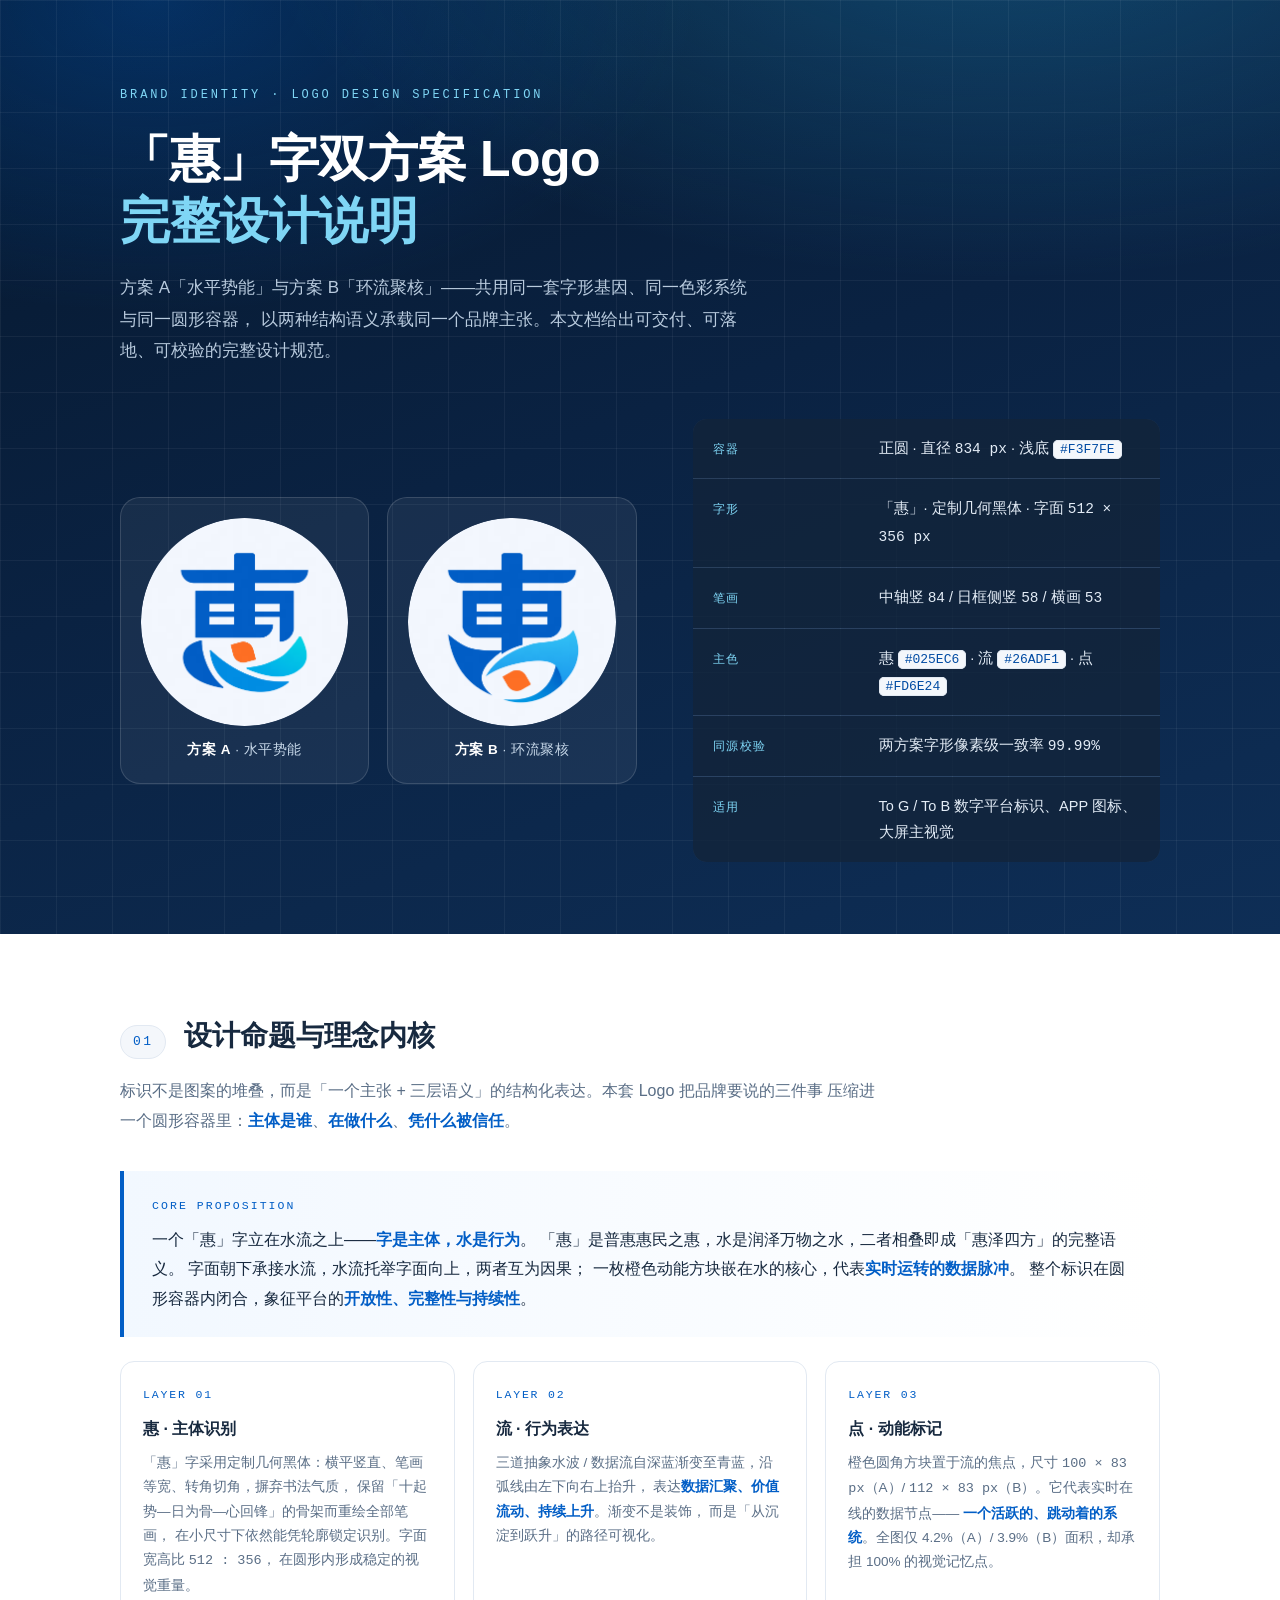
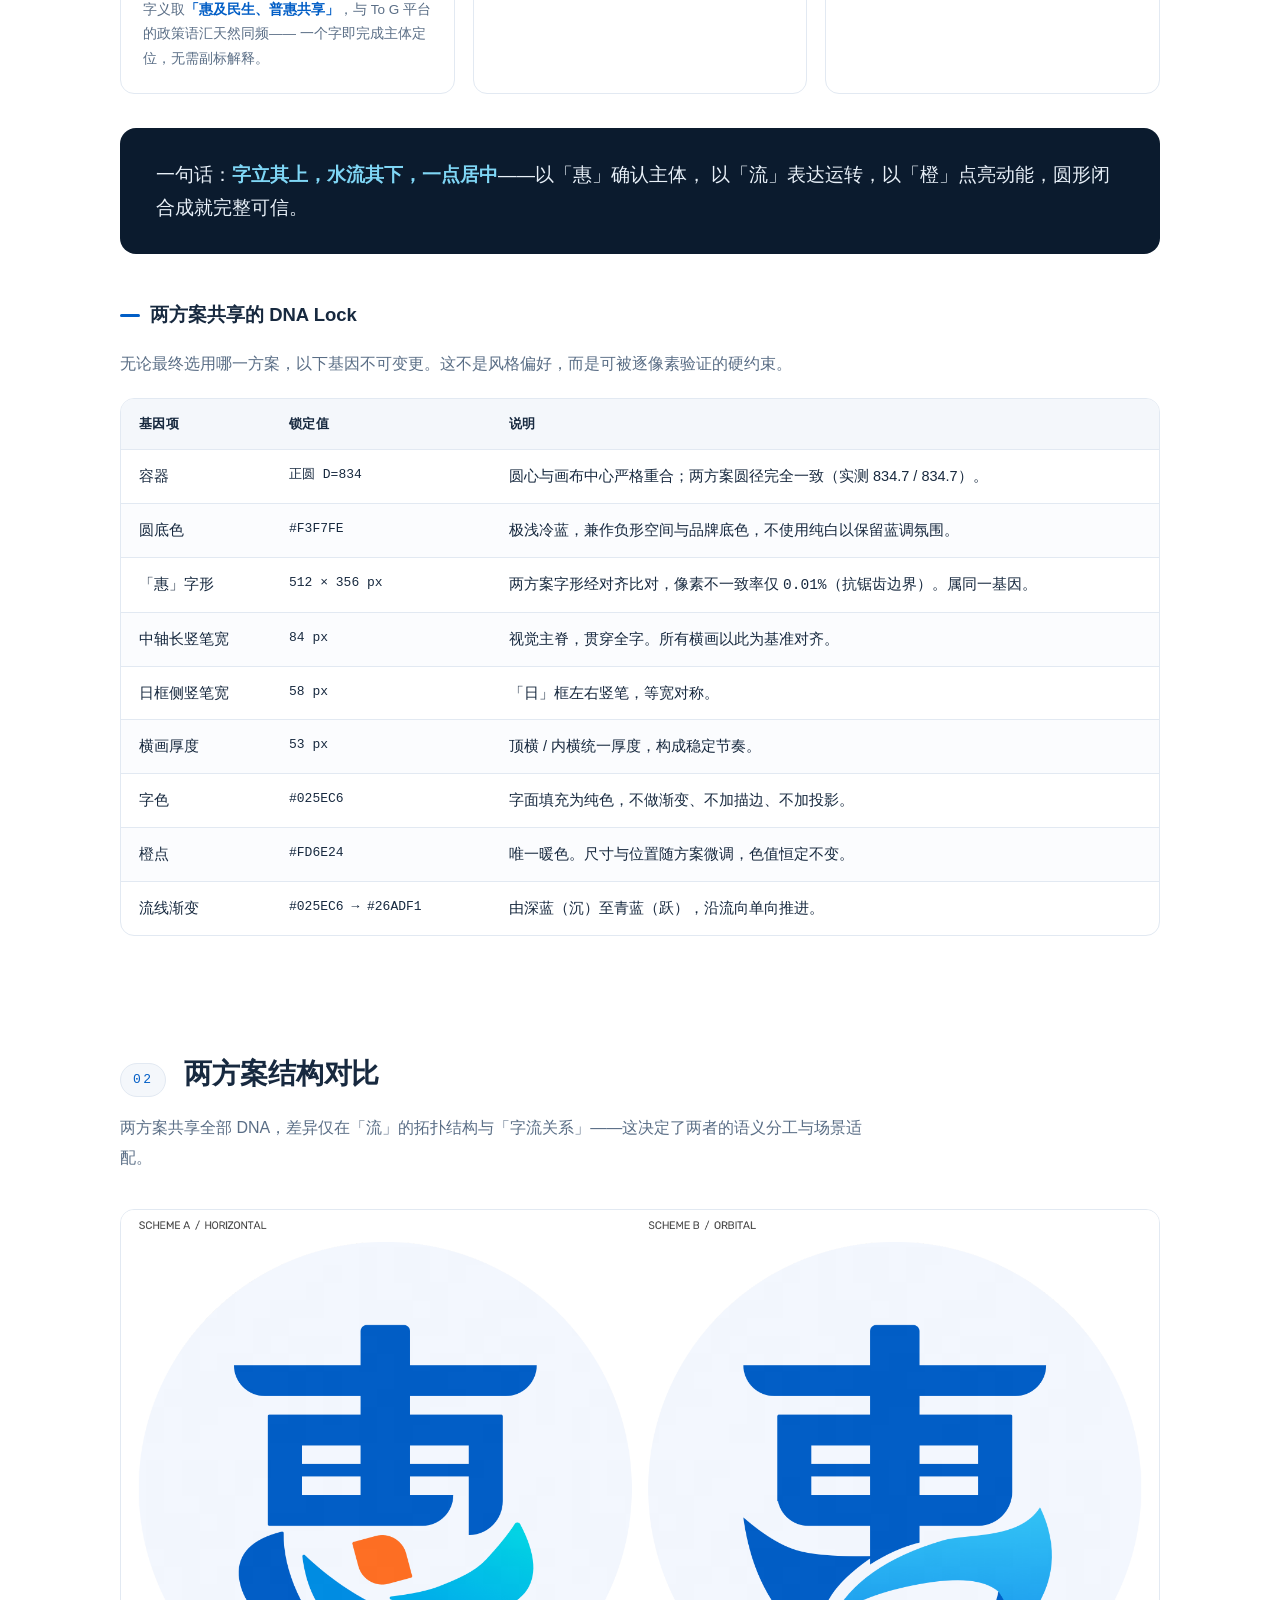
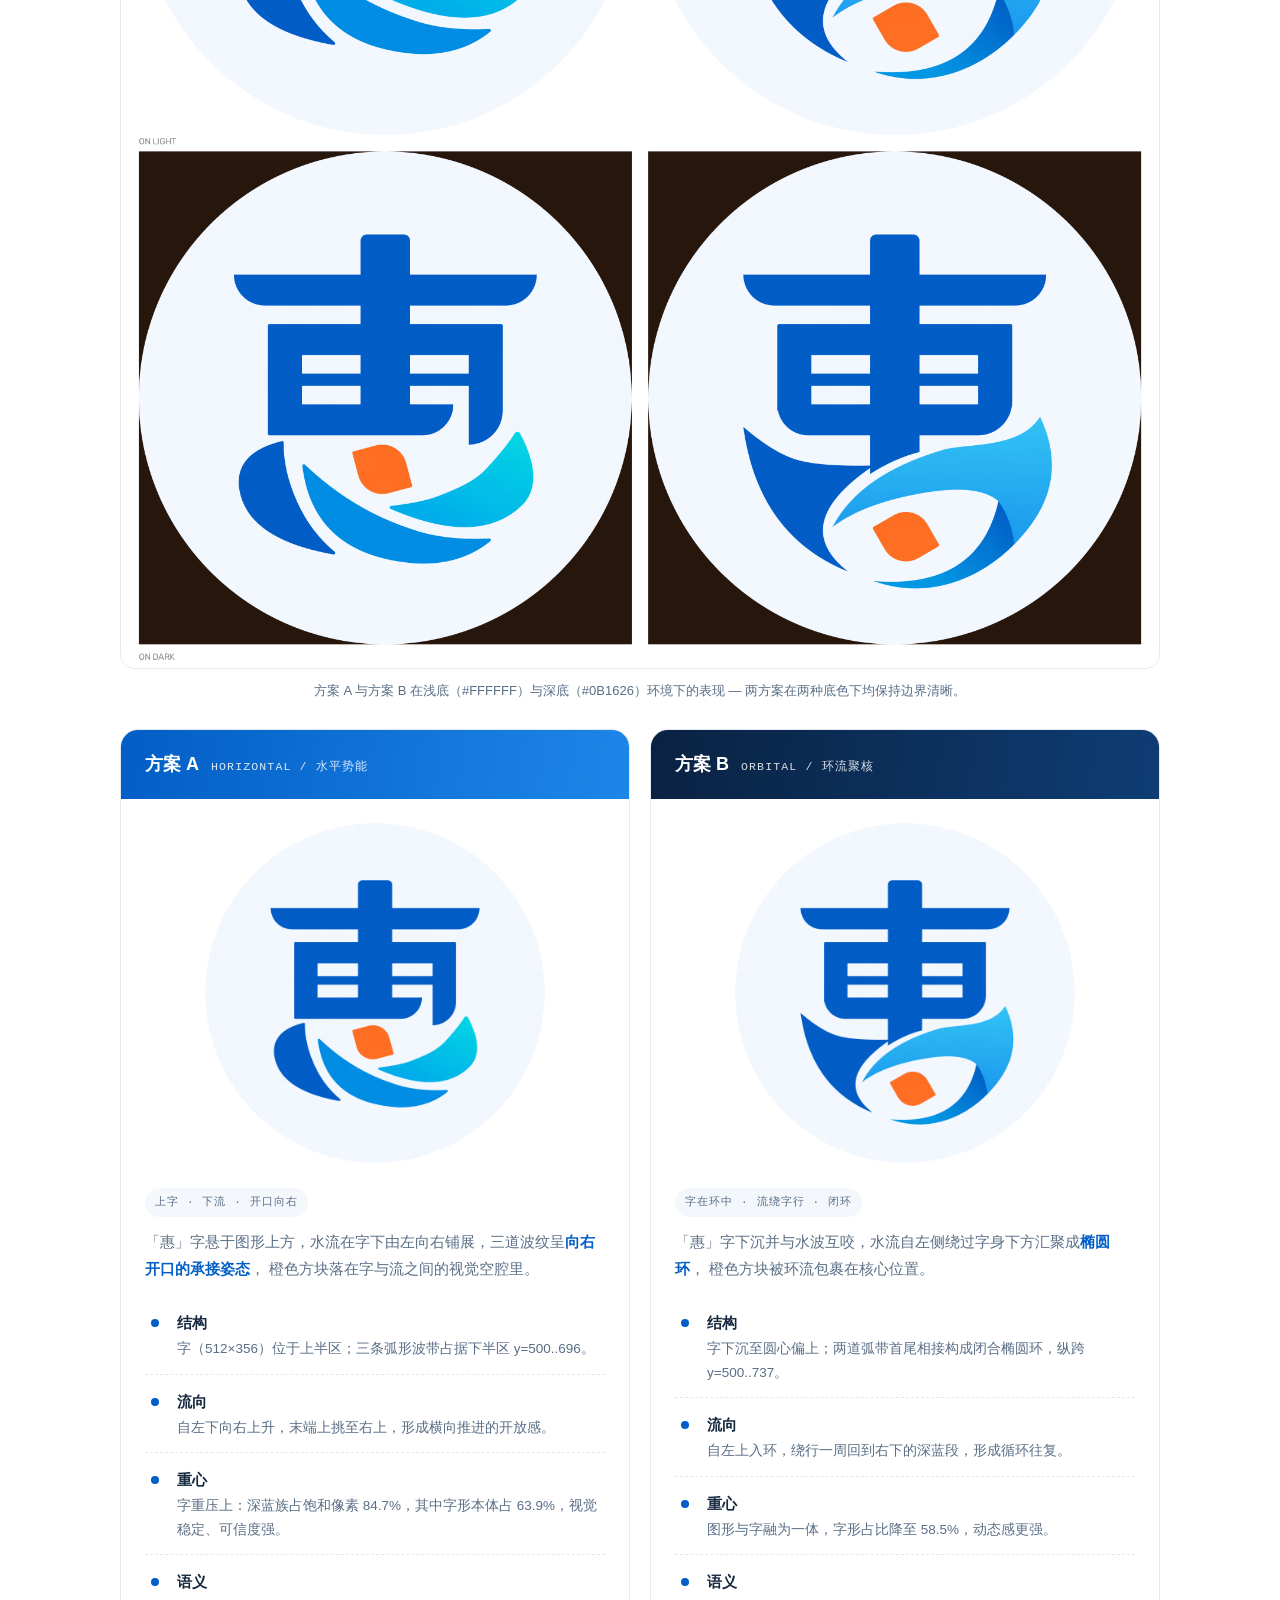
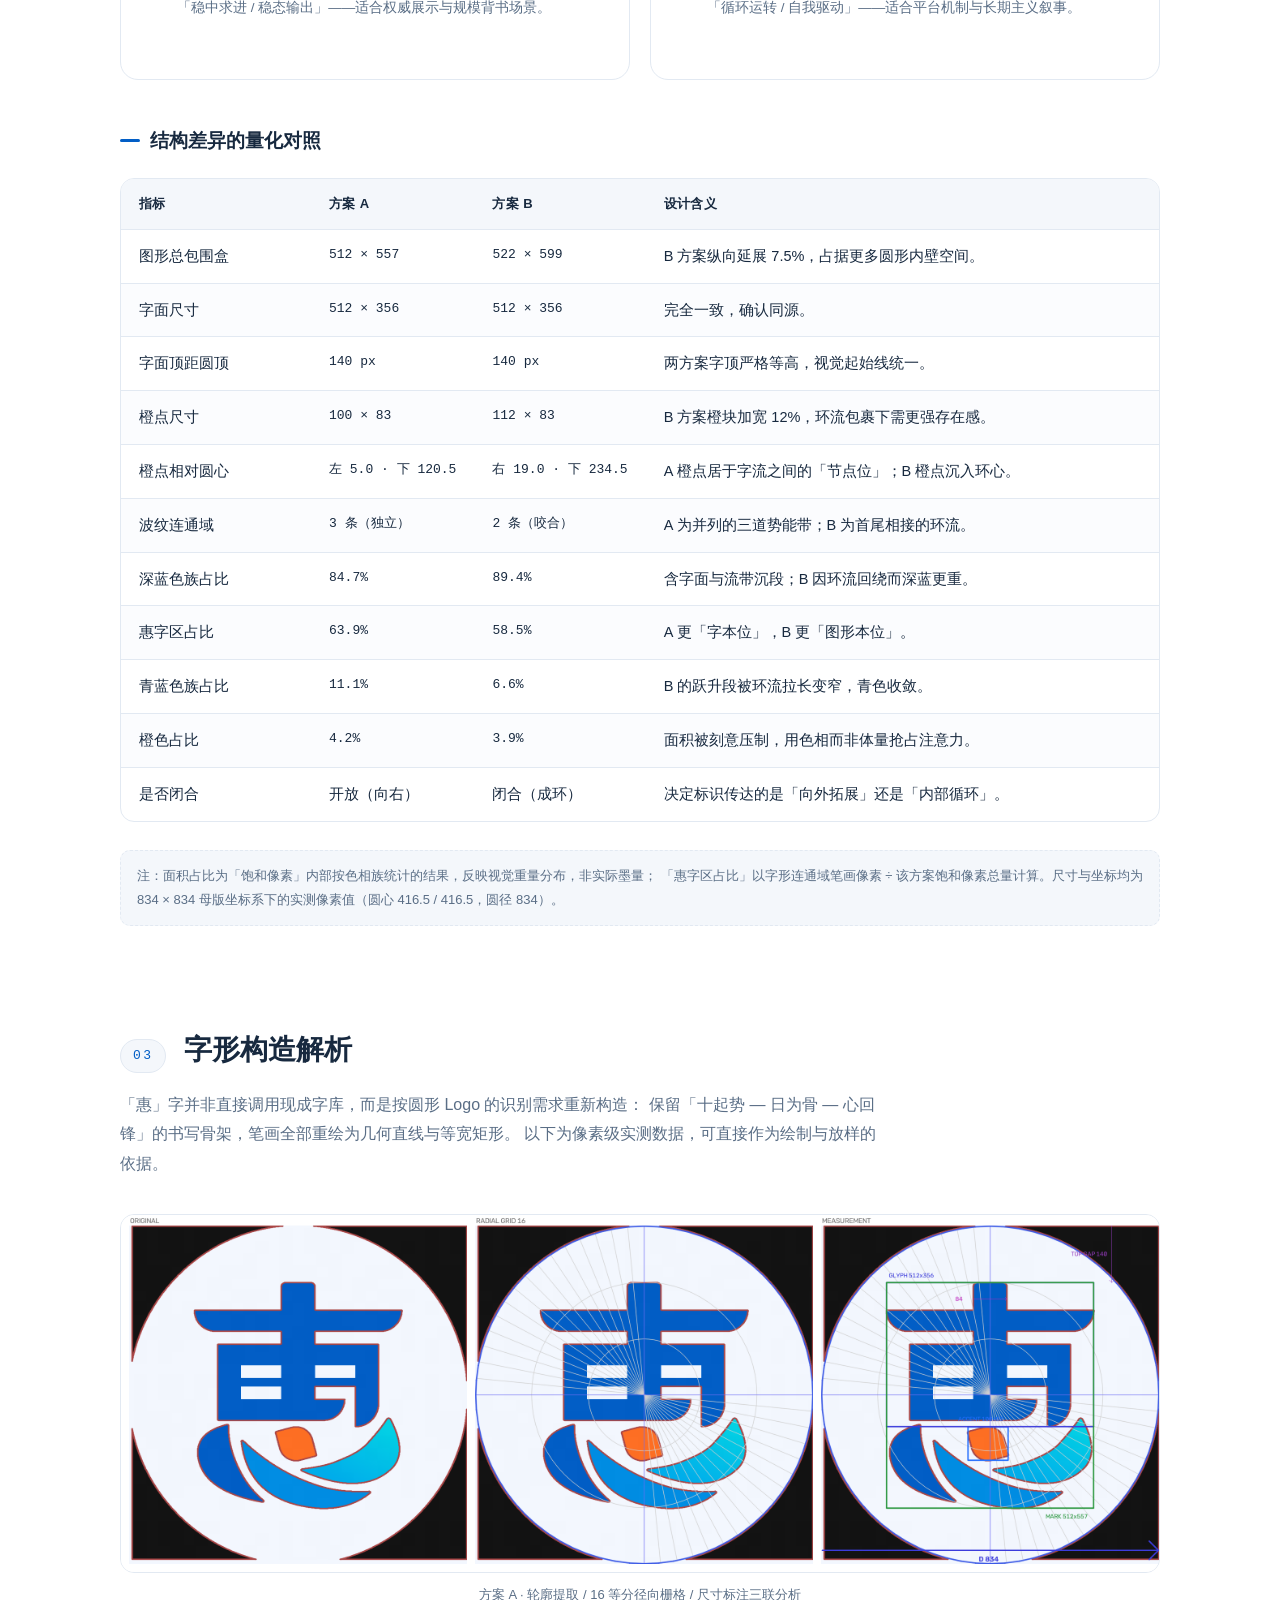
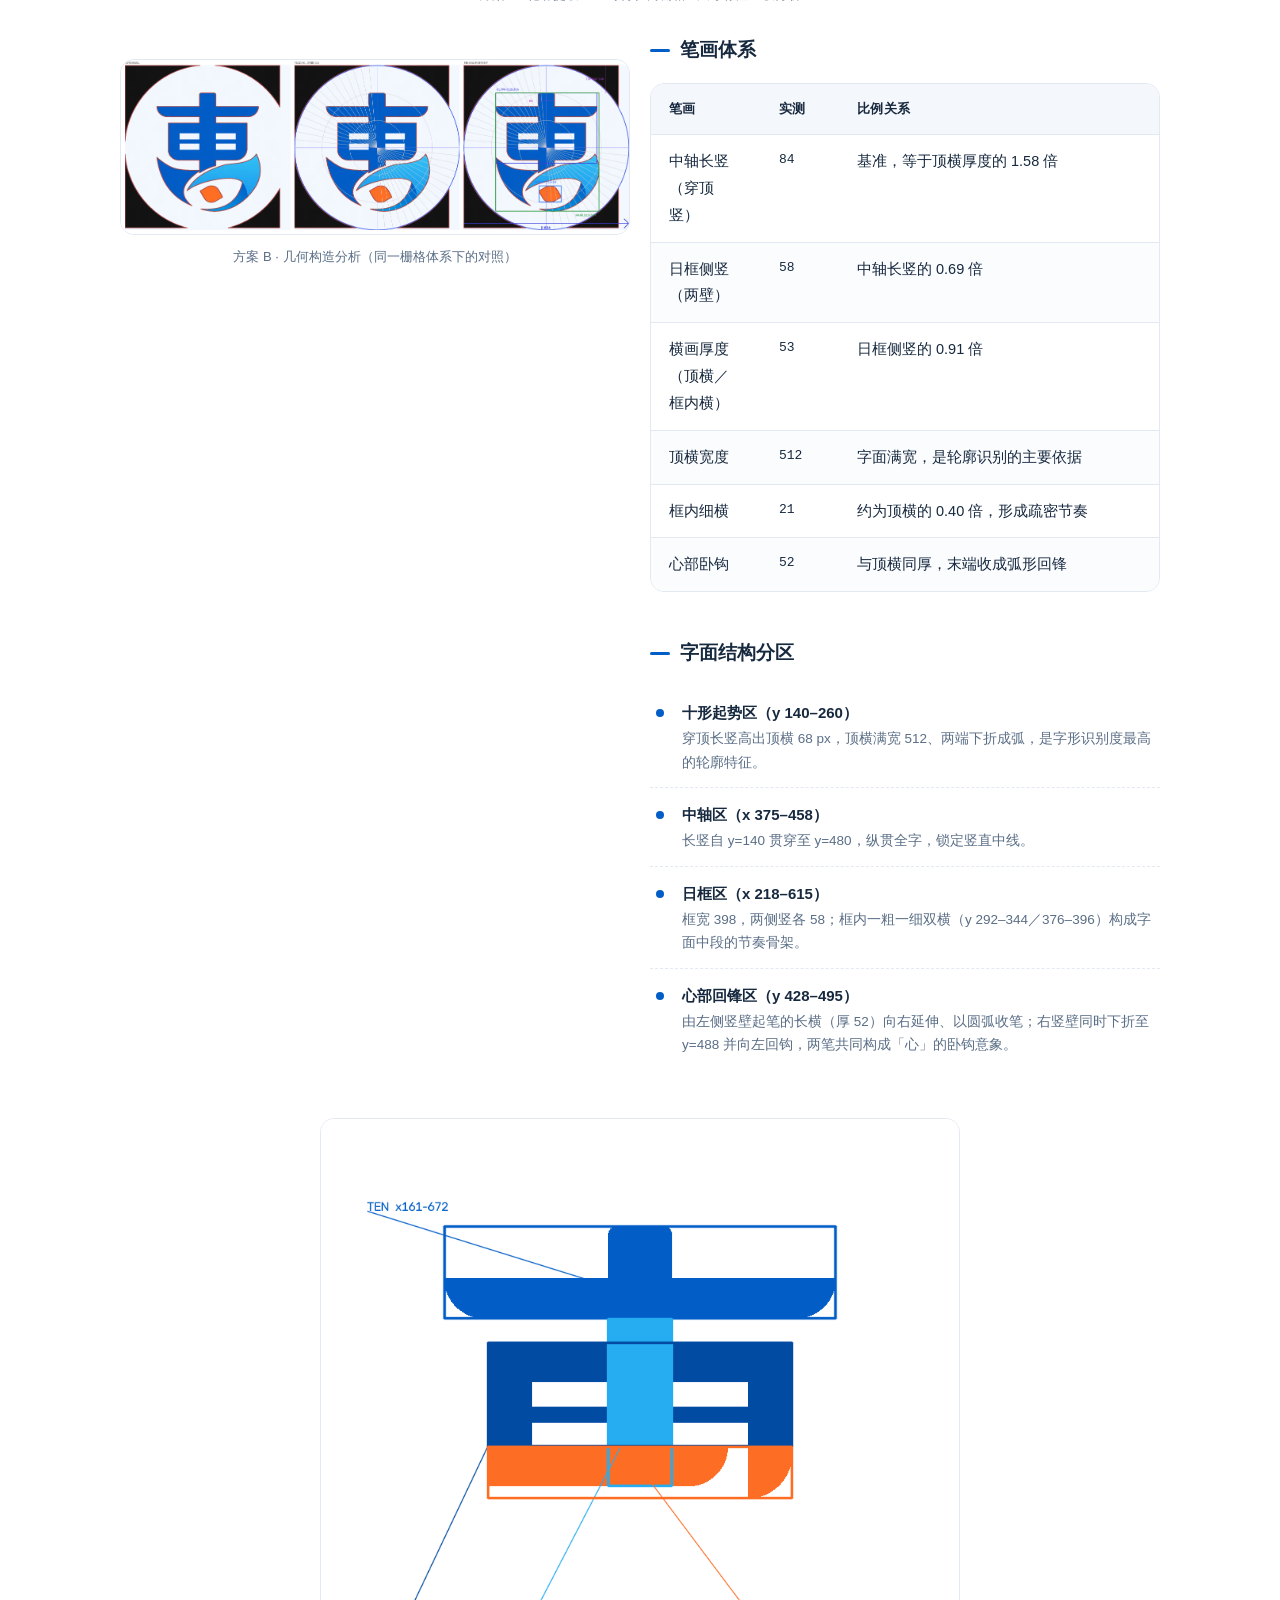
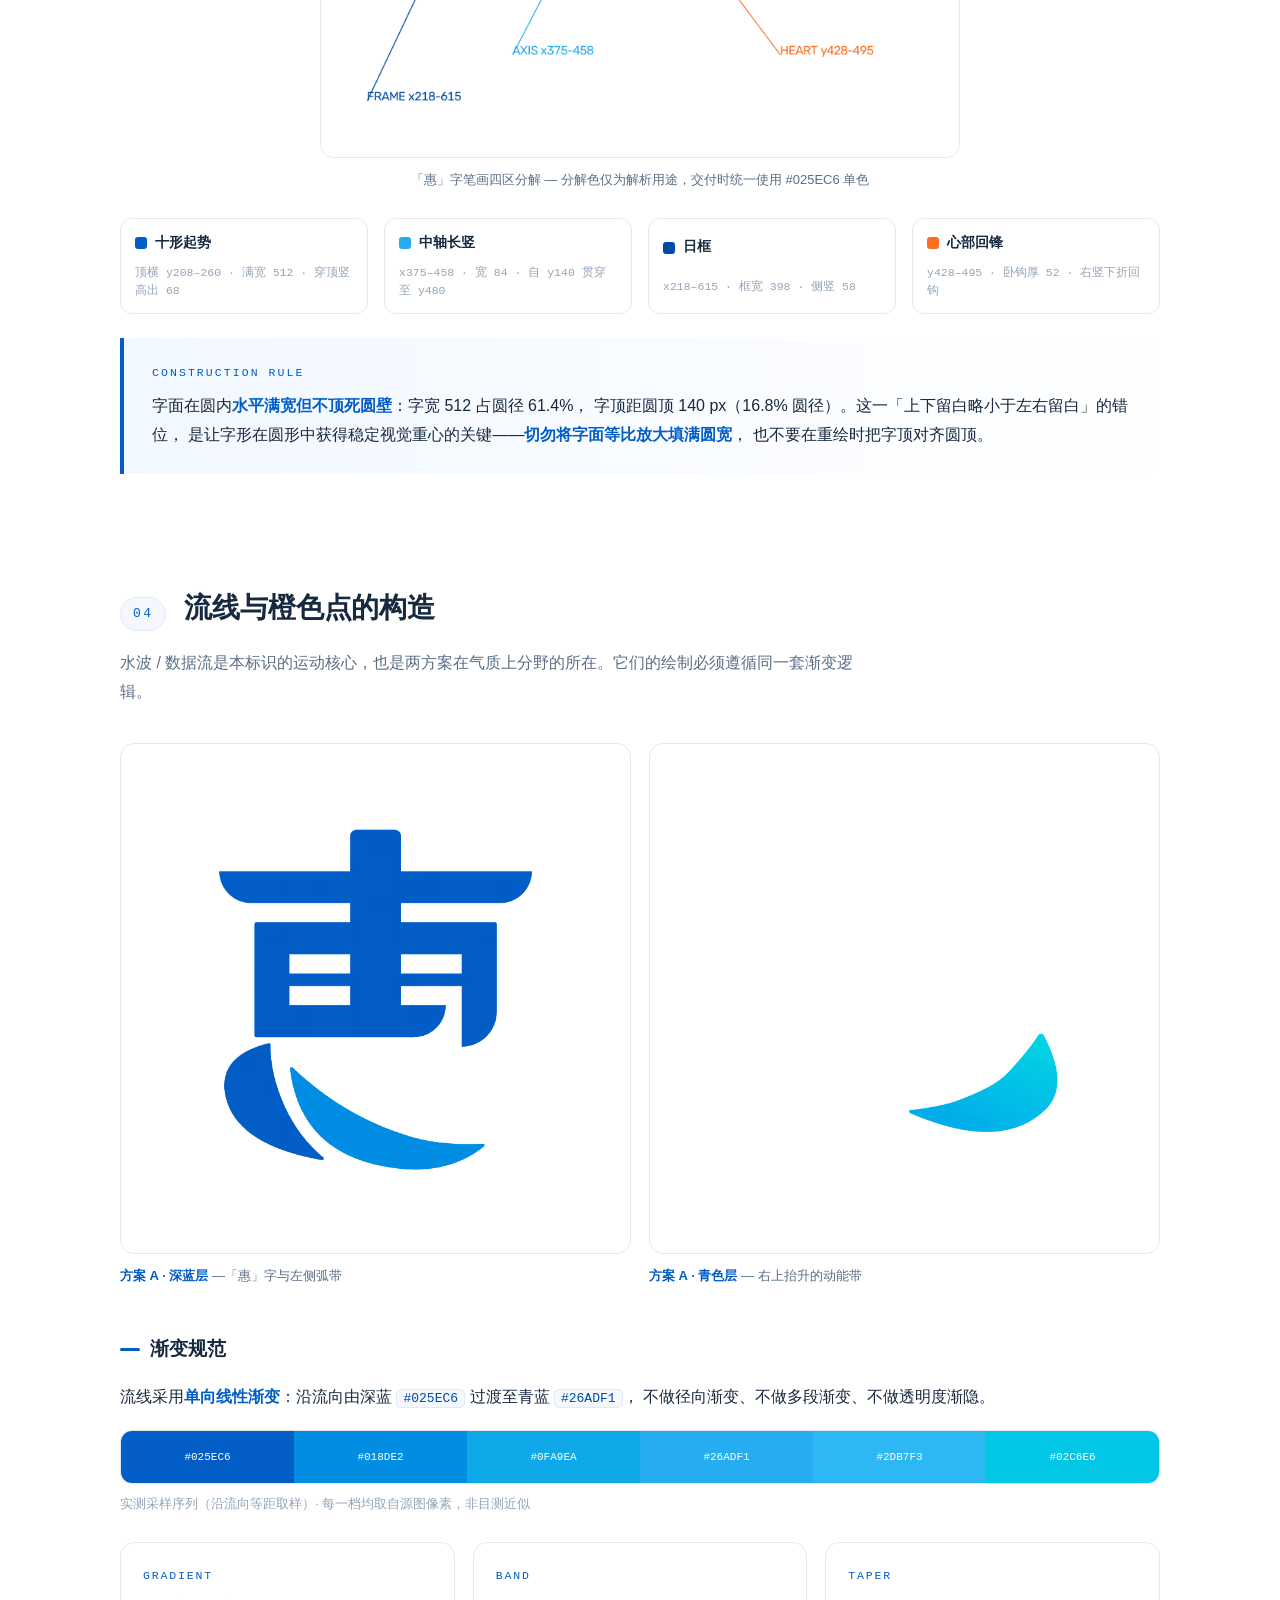
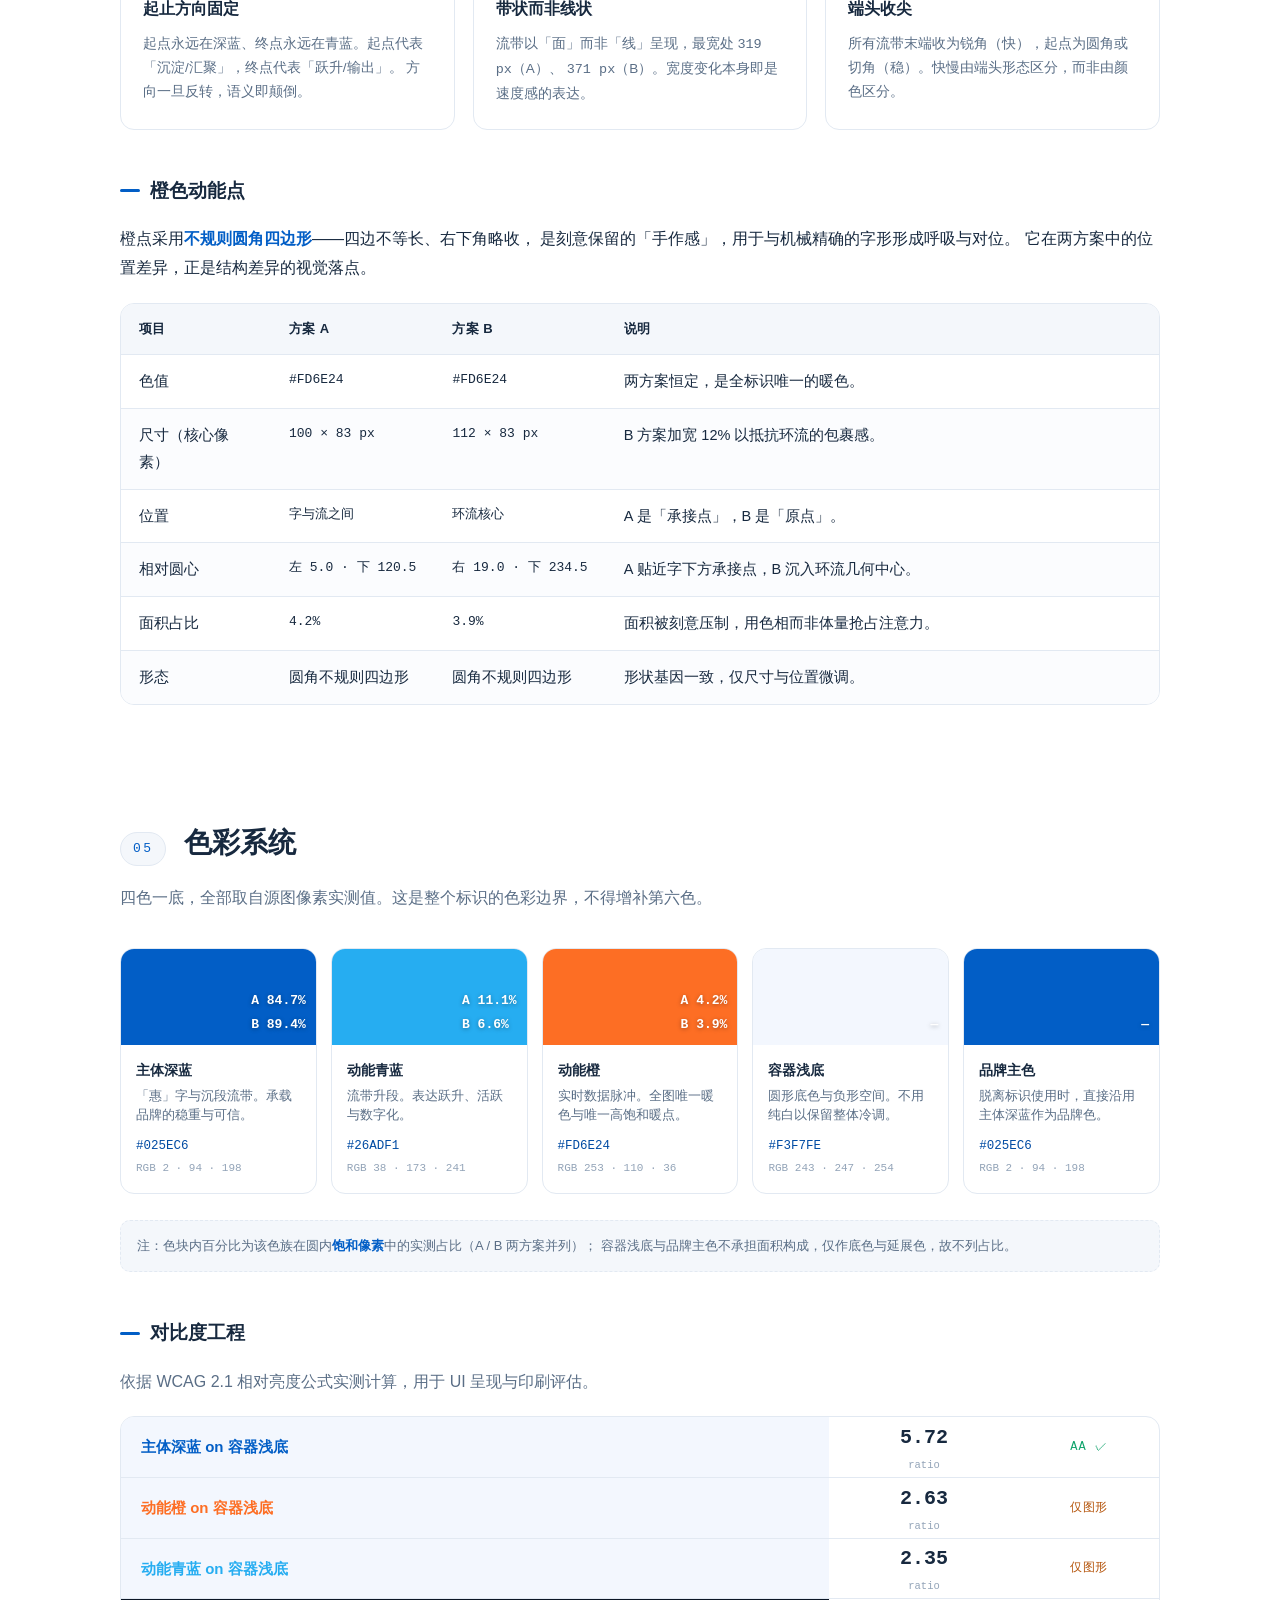
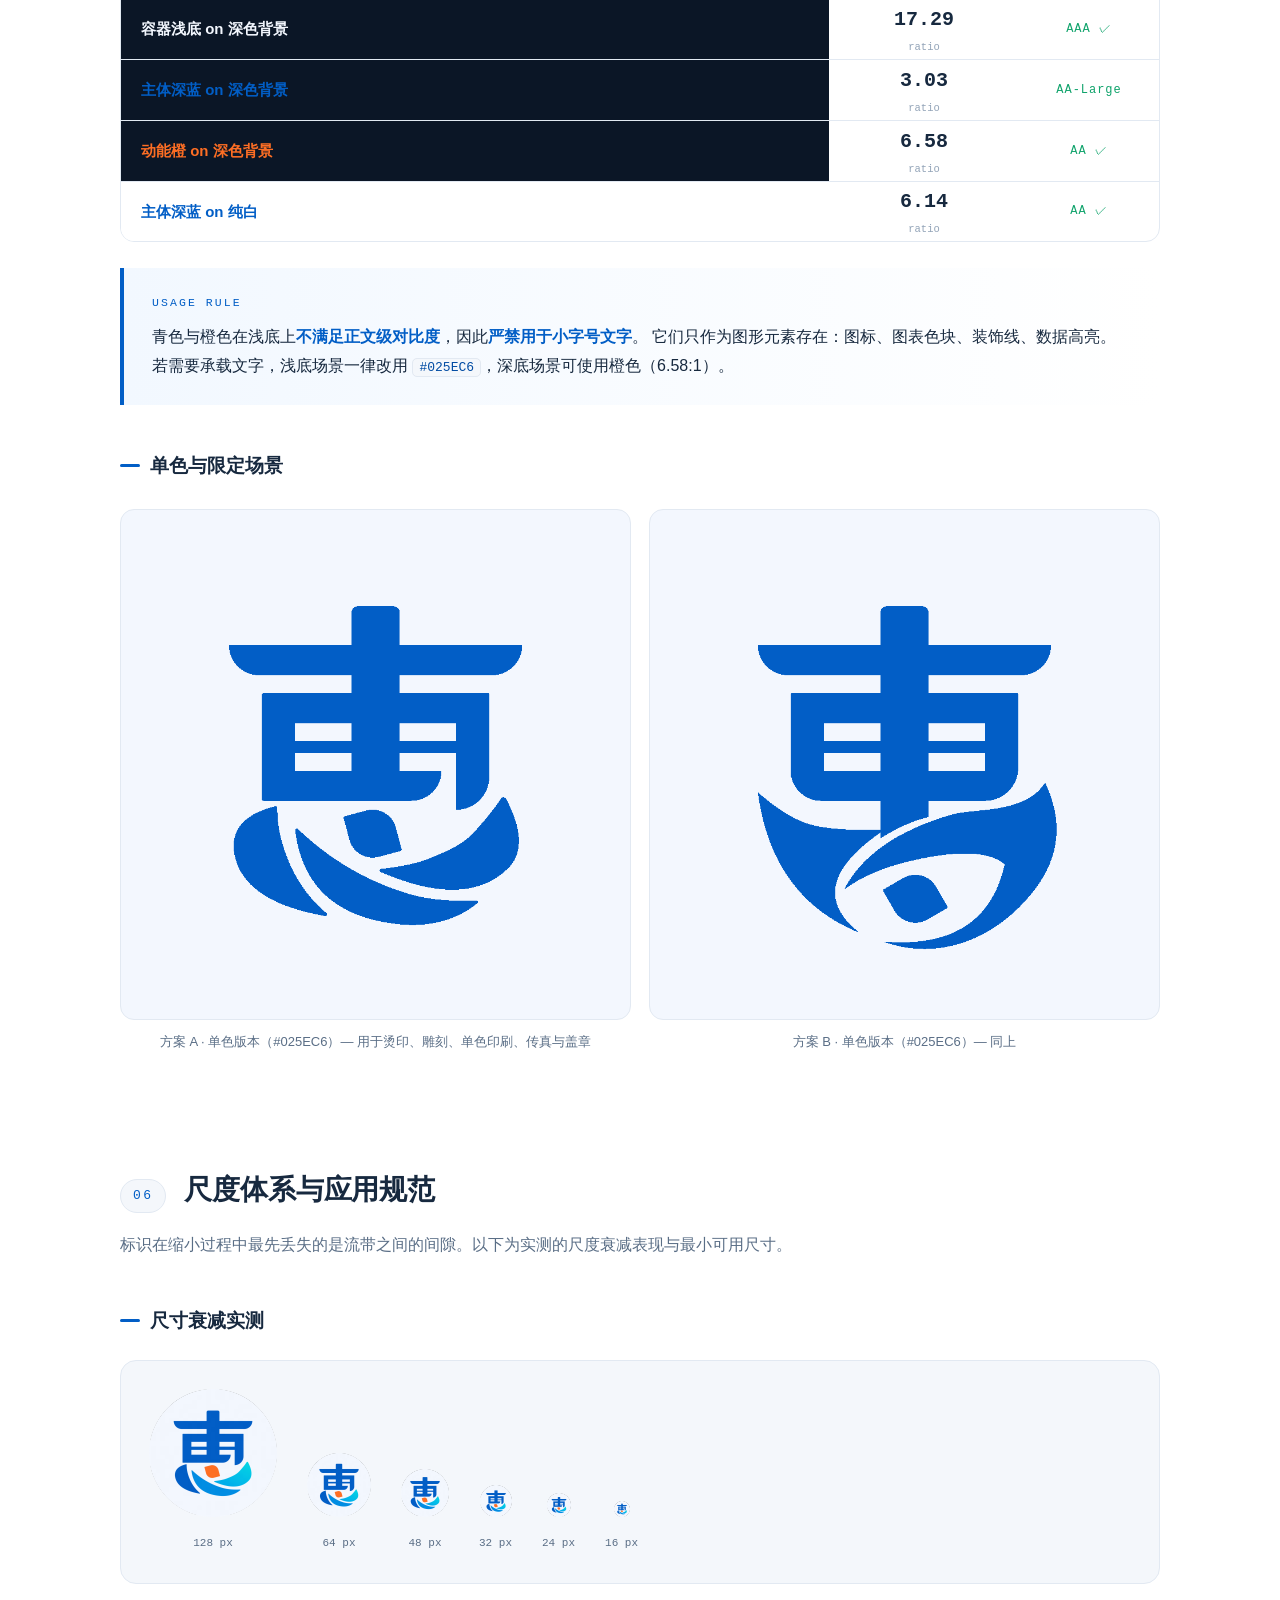
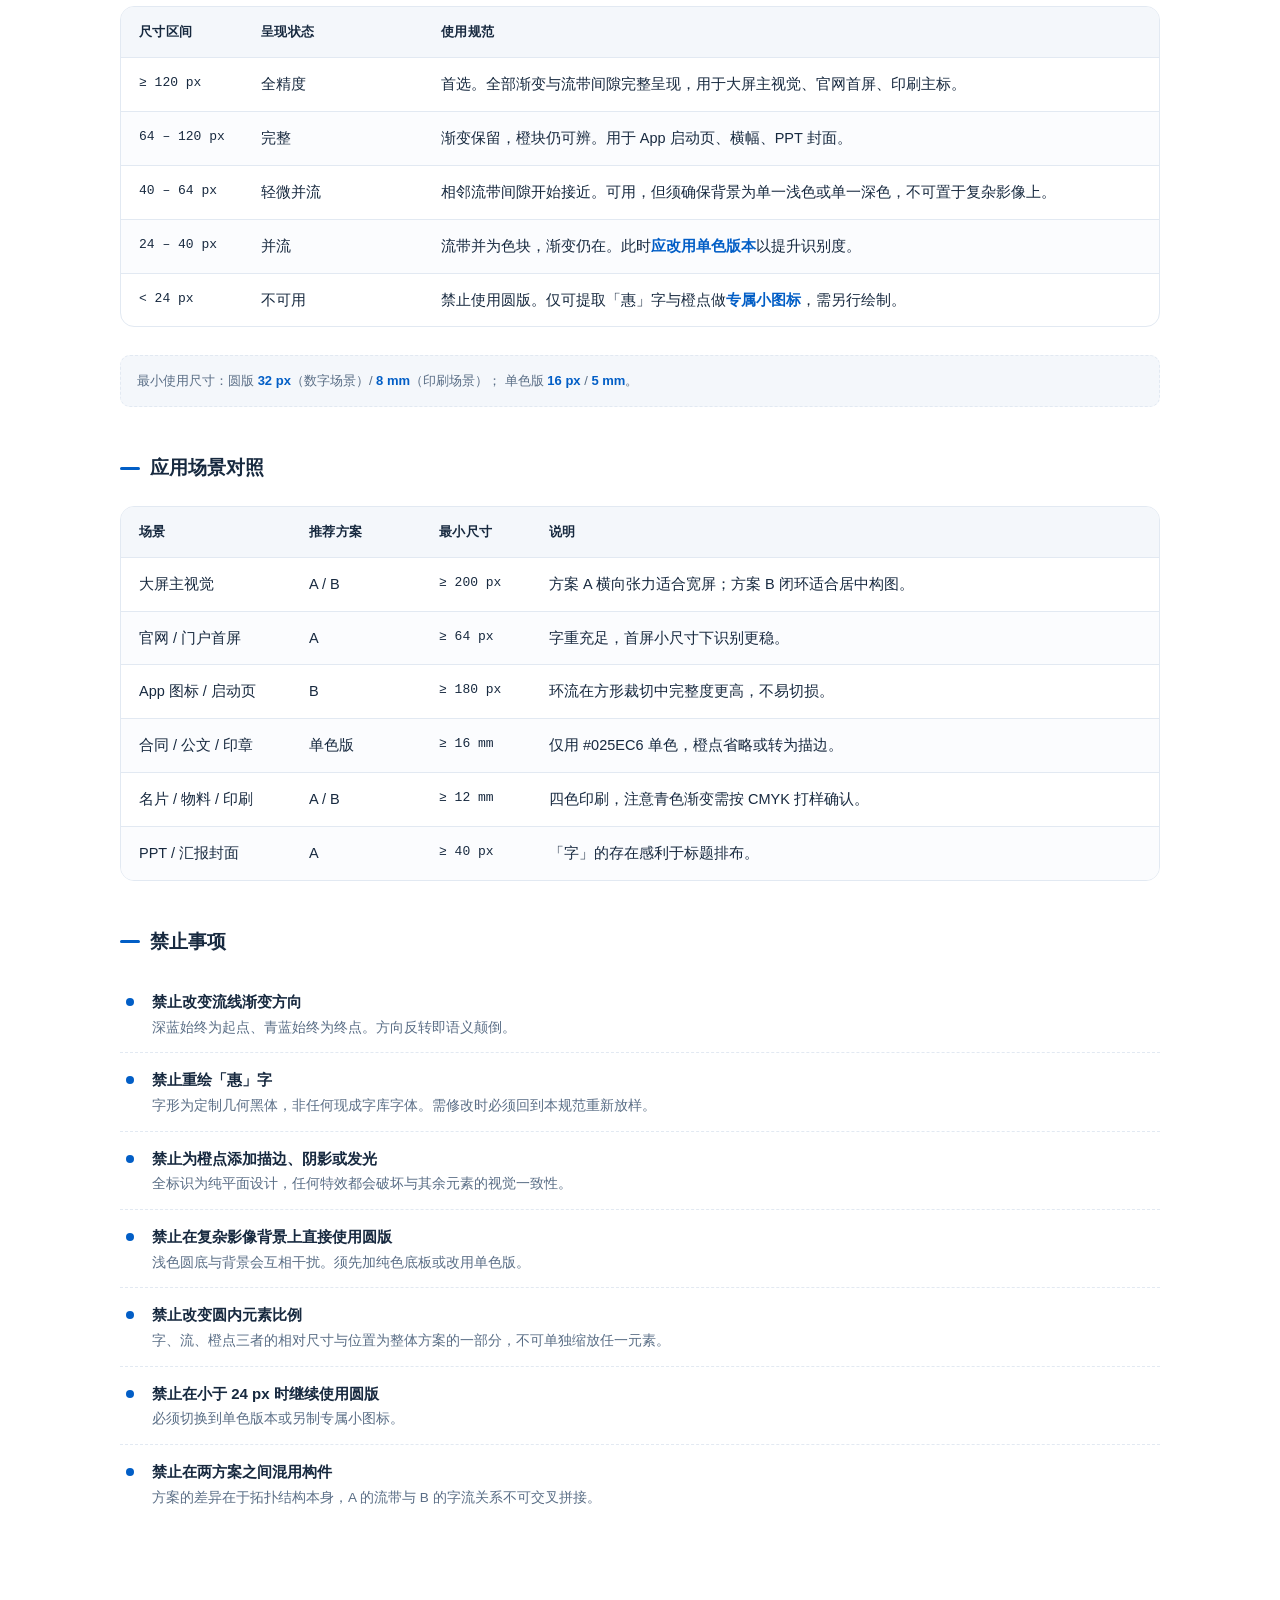
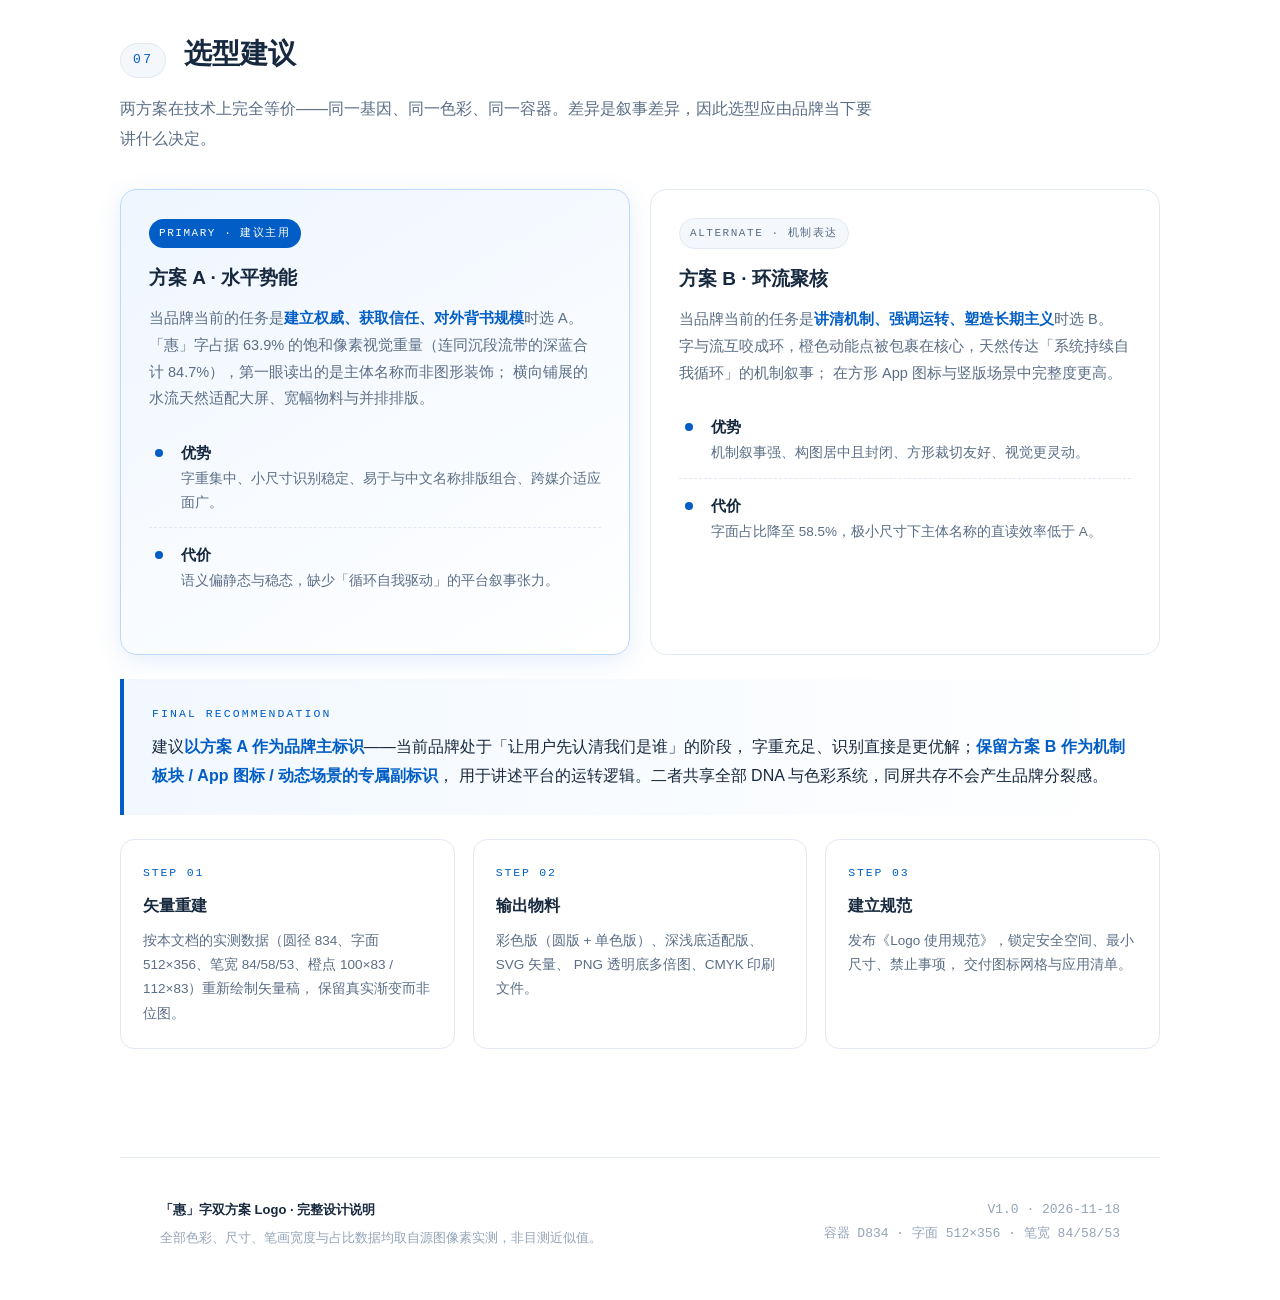
<file: logo-design-rationale/logo-design-rationale.html>
<!DOCTYPE html>
<html lang="zh-CN">
<head>
<meta charset="UTF-8">
<meta name="viewport" content="width=device-width, initial-scale=1.0">
<title>「惠」字双方案 Logo · 完整设计说明</title>
<style>
  :root {
    --ink: #0B1B2E;
    --ink2: #14263D;
    --paper: #FFFFFF;
    --paper2: #F4F7FB;
    --line: #E2E9F2;
    --text: #17293F;
    --text2: #5A6E86;
    --text3: #93A4B8;
    --navy: #025EC6;
    --navy-d: #014BA3;
    --cyan: #26ADF1;
    --cyan-l: #7FD6F5;
    --orange: #FD6E24;
    --disc: #F3F7FE;
    --green: #0FA36B;
    --font: 'Inter', -apple-system, BlinkMacSystemFont, 'Segoe UI', 'PingFang SC', 'Hiragino Sans GB', 'Microsoft YaHei', 'Noto Sans SC', sans-serif;
    --mono: 'SF Mono', 'JetBrains Mono', Menlo, Consolas, monospace;
  }
  * { margin:0; padding:0; box-sizing:border-box; }
  html { scroll-behavior:smooth; }
  body {
    font-family: var(--font);
    background: var(--paper);
    color: var(--text);
    line-height: 1.85;
    font-size: 16px;
    -webkit-font-smoothing: antialiased;
  }
  .wrap { max-width: 1120px; margin: 0 auto; padding: 0 40px; }

  /* ---------- HERO ---------- */
  .hero {
    background:
      radial-gradient(1200px 600px at 78% -10%, rgba(38,173,241,.30), transparent 62%),
      radial-gradient(900px 520px at 12% 0%, rgba(2,94,198,.34), transparent 60%),
      linear-gradient(160deg, #06182E 0%, #0A2242 46%, #0E2E56 100%);
    color: #fff; padding: 84px 0 72px; position: relative; overflow: hidden;
  }
  .hero::after {
    content:''; position:absolute; inset:0;
    background-image: linear-gradient(rgba(255,255,255,.05) 1px, transparent 1px),
                      linear-gradient(90deg, rgba(255,255,255,.05) 1px, transparent 1px);
    background-size: 56px 56px; pointer-events:none;
  }
  .hero .wrap { position: relative; z-index: 2; }
  .eyebrow {
    font-family: var(--mono); font-size: 12px; letter-spacing: .24em;
    text-transform: uppercase; color: var(--cyan-l); margin-bottom: 22px;
  }
  h1 { font-size: clamp(30px, 4.2vw, 50px); line-height: 1.24; font-weight: 800; letter-spacing: -.01em; }
  h1 em { font-style: normal; color: var(--cyan-l); }
  .hero-sub { margin-top: 20px; font-size: 17px; color: #B9CBDE; max-width: 640px; }
  .hero-grid {
    display: grid; grid-template-columns: 1.05fr .95fr; gap: 56px; align-items: center; margin-top: 52px;
  }
  .hero-metas { display: grid; gap: 1px; background: rgba(255,255,255,.12); border-radius: 14px; overflow: hidden; }
  .hm {
    background: rgba(8,26,48,.72); padding: 16px 20px;
    display: grid; grid-template-columns: 150px 1fr; gap: 16px; align-items: baseline;
  }
  .hm .k { font-family: var(--mono); font-size: 11.5px; letter-spacing: .14em; color: var(--cyan-l); text-transform: uppercase; }
  .hm .v { font-size: 14.5px; color: #E3ECF6; }
  .hero-logos { display: grid; grid-template-columns: 1fr 1fr; gap: 18px; }
  .hl {
    background: rgba(255,255,255,.06); border: 1px solid rgba(255,255,255,.14);
    border-radius: 20px; padding: 20px; text-align: center;
  }
  .hl img { width: 100%; height: auto; display:block; border-radius: 50%; }
  .hl .t { margin-top: 12px; font-size: 13.5px; color: #C7D8E9; letter-spacing:.04em; }
  .hl .t b { color: #fff; font-weight: 700; }

  /* ---------- SECTION ---------- */
  section { padding: 76px 0 8px; }
  .sec-head { display:flex; align-items:baseline; gap:18px; margin-bottom: 14px; }
  .sec-num {
    font-family: var(--mono); font-size: 13px; letter-spacing:.18em; color: var(--navy);
    border:1px solid var(--line); border-radius: 999px; padding: 4px 12px; background: var(--paper2);
  }
  h2 { font-size: 28px; font-weight: 800; letter-spacing: -.005em; }
  .sec-desc { color: var(--text2); font-size: 16px; max-width: 760px; margin-bottom: 36px; }
  h3 {
    font-size: 18.5px; font-weight: 750; margin: 44px 0 16px;
    display:flex; align-items:center; gap:10px;
  }
  h3::before { content:''; width:20px; height:3px; background:var(--navy); border-radius:2px; flex:none; }
  h4 { font-size: 16px; font-weight: 700; margin-bottom: 8px; }
  p { margin-bottom: 14px; }
  strong { color: var(--navy); font-weight: 700; }
  code {
    font-family: var(--mono); font-size: 13px; background: var(--paper2);
    border:1px solid var(--line); border-radius:5px; padding: 1px 6px; color: var(--navy-d);
  }
  .lead { font-size: 17px; }
  .muted { color: var(--text2); }
  .tiny { font-size: 13px; color: var(--text3); }

  /* ---------- 卡片 ---------- */
  .card {
    background: var(--paper2); border: 1px solid var(--line);
    border-radius: 16px; padding: 26px 28px; margin: 22px 0;
  }
  .card.white { background: #fff; }
  .card.tint { background: linear-gradient(120deg, #EAF3FF, #F6F9FF); border-color:#D6E6FA; }

  .grid-2 { display:grid; grid-template-columns:1fr 1fr; gap:20px; margin: 24px 0; }
  .grid-3 { display:grid; grid-template-columns:repeat(3,1fr); gap:18px; margin: 24px 0; }
  .grid-4 { display:grid; grid-template-columns:repeat(4,1fr); gap:16px; margin: 24px 0; }

  /* 图例 */
  .leg {
    display:flex; flex-wrap:wrap; align-items:center; gap:8px;
    background:#fff; border:1px solid var(--line); border-radius:12px; padding:12px 14px;
  }
  .leg .dot { width:12px; height:12px; border-radius:3px; flex:none; }
  .leg b { font-size: 13.5px; color: var(--text); }
  .leg .v { font-family: var(--mono); font-size: 11.5px; color: var(--text3); width:100%; line-height:1.6; }

  .mini { background:#fff; border:1px solid var(--line); border-radius:14px; padding:22px; }
  .mini .n {
    font-family: var(--mono); font-size: 11.5px; letter-spacing:.16em; color: var(--navy);
    margin-bottom: 8px; text-transform: uppercase;
  }
  .mini h4 { color: var(--text); }
  .mini p { font-size: 13.5px; color: var(--text2); margin: 0; line-height:1.8; }

  /* ---------- 表 ---------- */
  .table-wrap { overflow-x:auto; border:1px solid var(--line); border-radius:14px; margin: 20px 0 28px; background:#fff; }
  table { width:100%; border-collapse:collapse; min-width: 640px; font-size: 14.5px; }
  thead th {
    background: var(--paper2); text-align:left; padding: 13px 18px; font-weight: 700;
    font-size: 13px; letter-spacing:.03em; color: var(--text); border-bottom:1px solid var(--line);
    white-space: nowrap;
  }
  tbody td { padding: 13px 18px; border-bottom:1px solid var(--line); vertical-align: top; }
  tbody tr:last-child td { border-bottom:none; }
  tbody tr:nth-child(even) { background: #FBFCFE; }
  .num { font-family: var(--mono); font-size: 13px; white-space: nowrap; }

  /* ---------- 色卡 ---------- */
  .swatches { display:grid; grid-template-columns:repeat(5,1fr); gap:14px; margin: 26px 0; }
  .sw { border:1px solid var(--line); border-radius:14px; overflow:hidden; background:#fff; }
  .sw .chip { height: 96px; position:relative; }
  .sw .chip .pct {
    position:absolute; right:10px; bottom:8px; font-family:var(--mono);
    font-size: 13px; font-weight:700; color:#fff; text-shadow:0 1px 4px rgba(0,0,0,.35);
  }
  .sw .chip .pct.dark { text-shadow:none; color: rgba(0,0,0,.6); }
  .sw .meta { padding: 13px 15px 15px; }
  .sw .nm { font-weight: 700; font-size: 14px; }
  .sw .rl { font-size:12.5px; color: var(--text2); margin: 3px 0 9px; line-height:1.55; min-height:38px; }
  .sw .hx { font-family:var(--mono); font-size:12.5px; color: var(--navy-d); }
  .sw .rg { font-family:var(--mono); font-size:11px; color: var(--text3); }

  .ramp { display:flex; height:54px; border-radius:12px; overflow:hidden; border:1px solid var(--line); margin:18px 0 8px; }
  .ramp div { flex:1; display:flex; align-items:center; justify-content:center; font-family:var(--mono); font-size:11px; color:#fff; }

  /* ---------- 对比度 ---------- */
  .cd { border:1px solid var(--line); border-radius:14px; overflow:hidden; margin:20px 0 26px; background:#fff; }
  .cd-row { display:grid; grid-template-columns: 1fr 190px 140px; align-items:center; border-bottom:1px solid var(--line); }
  .cd-row:last-child { border-bottom:none; }
  .cd-s { padding: 16px 20px; font-weight: 700; font-size: 15px; }
  .cd-r { font-family:var(--mono); font-size: 20px; font-weight:700; text-align:center; }
  .cd-r small { display:block; font-size:10.5px; color:var(--text3); font-weight:400; }
  .cd-g { text-align:center; font-family:var(--mono); font-size:12px; letter-spacing:.08em; }
  .pass { color: var(--green); } .warn { color: #B45309; } .fail { color: #B91C1C; }

  /* ---------- 图 ---------- */
  figure { margin: 26px 0; }
  figure img { width:100%; height:auto; display:block; border:1px solid var(--line); border-radius:14px; }
  figure figcaption { font-size:13px; color:var(--text2); text-align:center; margin-top:10px; }
  .fig-2 { display:grid; grid-template-columns:1fr 1fr; gap:18px; margin:26px 0; }
  .fig-2 figure { margin:0; }

  /* ---------- 列表 ---------- */
  .spec { list-style:none; margin:14px 0 22px; }
  .spec li {
    padding: 13px 0 13px 32px; border-bottom:1px dashed var(--line);
    position:relative; font-size:15px;
  }
  .spec li:last-child { border-bottom:none; }
  .spec li::before {
    content:''; position:absolute; left:6px; top:23px; width:8px; height:8px;
    border-radius:50%; background: var(--navy);
  }
  .spec li b { font-weight:700; }
  .spec li .d { display:block; font-size:13.5px; color:var(--text2); line-height:1.75; }

  /* ---------- 尺度测试 ---------- */
  .scale { display:flex; align-items:flex-end; gap:30px; flex-wrap:wrap; padding:28px; background:var(--paper2); border:1px solid var(--line); border-radius:16px; margin:22px 0; }
  .si { text-align:center; }
  .si img { display:block; margin:0 auto 9px; border-radius:50%; }
  .si .lb { font-family:var(--mono); font-size:11px; color:var(--text2); }

  /* ---------- 方案卡 ---------- */
  .plan { border:1px solid var(--line); border-radius:18px; overflow:hidden; background:#fff; }
  .plan .ph { padding: 18px 24px; color:#fff; display:flex; align-items:baseline; gap:12px; }
  .plan.a .ph { background: linear-gradient(100deg,#025EC6,#1E86E8); }
  .plan.b .ph { background: linear-gradient(100deg,#0A2242,#0E3D74); }
  .plan .ph .t { font-size:18px; font-weight:750; }
  .plan .ph .s { font-family:var(--mono); font-size:11.5px; opacity:.85; letter-spacing:.1em; }
  .plan .pb { padding: 24px; }
  .plan .pb > img { width: 74%; display:block; margin: 0 auto 22px; border-radius:50%; }
  .plan .pb .tag { display:inline-block; font-family:var(--mono); font-size:11px; letter-spacing:.1em; padding:4px 10px; border-radius:999px; background:var(--paper2); color:var(--text2); margin-bottom:12px; }

  /* ---------- 选用建议 ---------- */
  .reco { display:grid; grid-template-columns:1fr 1fr; gap:20px; margin:24px 0; }
  .rc { border-radius:16px; padding:26px 28px; border:1px solid var(--line); background:#fff; }
  .rc.pick { border-color:#BBD9FB; background: linear-gradient(150deg,#EFF6FF,#FFFFFF); box-shadow: 0 6px 26px rgba(2,94,198,.10); }
  .rc .badge { font-family:var(--mono); font-size:11px; letter-spacing:.14em; padding:4px 10px; border-radius:999px; display:inline-block; margin-bottom:12px; }
  .rc.pick .badge { background:var(--navy); color:#fff; }
  .rc.alt .badge { background:var(--paper2); color:var(--text2); border:1px solid var(--line); }

  /* ---------- 声明 ---------- */
  .decl {
    border-left: 4px solid var(--navy); background: linear-gradient(90deg,#F2F8FF,#FFFFFF);
    border-radius: 0 16px 16px 0; padding: 24px 28px; margin: 24px 0;
  }
  .decl .t { font-family:var(--mono); font-size:11.5px; letter-spacing:.18em; color:var(--navy); margin-bottom:8px; text-transform:uppercase; }
  .decl p { margin:0; }

  .quote {
    margin: 34px 0; padding: 30px 36px; background: var(--ink); color:#E8F0F8;
    border-radius:16px; font-size: 18.5px; line-height:1.8;
  }
  .quote b { color: var(--cyan-l); font-weight:700; }

  .note {
    font-size:13px; color:var(--text2); background:var(--paper2); border:1px dashed var(--line);
    border-radius:10px; padding: 13px 16px; margin: 14px 0;
  }

  footer {
    margin-top: 76px; padding: 40px 0 56px; border-top: 1px solid var(--line);
    font-size:13px; color:var(--text3);
  }
  footer .wrap { display:flex; justify-content:space-between; flex-wrap:wrap; gap:14px; }
  .mono { font-family:var(--mono); }

  @media (max-width: 900px) {
    .hero-grid, .grid-2, .grid-3, .grid-4, .fig-2, .reco, .swatches { grid-template-columns:1fr; }
    .swatches { grid-template-columns: repeat(2,1fr); }
    .cd-row { grid-template-columns: 1fr 110px 100px; }
    .wrap { padding: 0 22px; }
  }
</style>
</head>
<body>

<!-- ==================== HERO ==================== -->
<header class="hero">
  <div class="wrap">
    <div class="eyebrow">Brand Identity · Logo Design Specification</div>
    <h1>「惠」字双方案 Logo<br><em>完整设计说明</em></h1>
    <p class="hero-sub">
      方案 A「水平势能」与方案 B「环流聚核」——共用同一套字形基因、同一色彩系统与同一圆形容器，
      以两种结构语义承载同一个品牌主张。本文档给出可交付、可落地、可校验的完整设计规范。
    </p>

    <div class="hero-grid">
      <div class="hero-logos">
        <div class="hl">
          <img src="./assets/logo_A.png" alt="方案 A 圆形 Logo">
          <div class="t"><b>方案 A</b> · 水平势能</div>
        </div>
        <div class="hl">
          <img src="./assets/logo_B.png" alt="方案 B 圆形 Logo">
          <div class="t"><b>方案 B</b> · 环流聚核</div>
        </div>
      </div>

      <div class="hero-metas">
        <div class="hm"><span class="k">容器</span><span class="v">正圆 · 直径 <span class="mono">834 px</span> · 浅底 <code>#F3F7FE</code></span></div>
        <div class="hm"><span class="k">字形</span><span class="v">「惠」· 定制几何黑体 · 字面 <span class="mono">512 × 356 px</span></span></div>
        <div class="hm"><span class="k">笔画</span><span class="v">中轴竖 <span class="mono">84</span> / 日框侧竖 <span class="mono">58</span> / 横画 <span class="mono">53</span></span></div>
        <div class="hm"><span class="k">主色</span><span class="v">惠 <code>#025EC6</code> · 流 <code>#26ADF1</code> · 点 <code>#FD6E24</code></span></div>
        <div class="hm"><span class="k">同源校验</span><span class="v">两方案字形像素级一致率 <span class="mono">99.99%</span></span></div>
        <div class="hm"><span class="k">适用</span><span class="v">To G / To B 数字平台标识、APP 图标、大屏主视觉</span></div>
      </div>
    </div>
  </div>
</header>

<div class="wrap">

<!-- ==================== 01 ==================== -->
<section id="s1">
  <div class="sec-head"><span class="sec-num">01</span><h2>设计命题与理念内核</h2></div>
  <p class="sec-desc">
    标识不是图案的堆叠，而是「一个主张 + 三层语义」的结构化表达。本套 Logo 把品牌要说的三件事
    压缩进一个圆形容器里：<strong>主体是谁</strong>、<strong>在做什么</strong>、<strong>凭什么被信任</strong>。
  </p>

  <div class="decl">
    <div class="t">Core Proposition</div>
    <p>
      一个「惠」字立在水流之上——<strong>字是主体，水是行为</strong>。
      「惠」是普惠惠民之惠，水是润泽万物之水，二者相叠即成「惠泽四方」的完整语义。
      字面朝下承接水流，水流托举字面向上，两者互为因果；
      一枚橙色动能方块嵌在水的核心，代表<strong>实时运转的数据脉冲</strong>。
      整个标识在圆形容器内闭合，象征平台的<strong>开放性、完整性与持续性</strong>。
    </p>
  </div>

  <div class="grid-3">
    <div class="mini">
      <div class="n">Layer 01</div>
      <h4>惠 · 主体识别</h4>
      <p>「惠」字采用定制几何黑体：横平竖直、笔画等宽、转角切角，摒弃书法气质，
         保留「十起势—日为骨—心回锋」的骨架而重绘全部笔画，
         在小尺寸下依然能凭轮廓锁定识别。字面宽高比 <span class="mono">512 : 356</span>，
         在圆形内形成稳定的视觉重量。<br>
         字义取<strong>「惠及民生、普惠共享」</strong>，与 To G 平台的政策语汇天然同频——
         一个字即完成主体定位，无需副标解释。</p>
    </div>
    <div class="mini">
      <div class="n">Layer 02</div>
      <h4>流 · 行为表达</h4>
      <p>三道抽象水波 / 数据流自深蓝渐变至青蓝，沿弧线由左下向右上抬升，
         表达<strong>数据汇聚、价值流动、持续上升</strong>。渐变不是装饰，
         而是「从沉淀到跃升」的路径可视化。</p>
    </div>
    <div class="mini">
      <div class="n">Layer 03</div>
      <h4>点 · 动能标记</h4>
      <p>橙色圆角方块置于流的焦点，尺寸 <span class="mono">100 × 83 px</span>（A）/
         <span class="mono">112 × 83 px</span>（B）。它代表实时在线的数据节点——
         <strong>一个活跃的、跳动着的系统</strong>。全图仅 4.2%（A）/ 3.9%（B）面积，却承担 100% 的视觉记忆点。</p>
    </div>
  </div>

  <div class="quote">
    一句话：<b>字立其上，水流其下，一点居中</b>——以「惠」确认主体，
    以「流」表达运转，以「橙」点亮动能，圆形闭合成就完整可信。
  </div>

  <h3>两方案共享的 DNA Lock</h3>
  <p class="muted">
    无论最终选用哪一方案，以下基因不可变更。这不是风格偏好，而是可被逐像素验证的硬约束。
  </p>
  <div class="table-wrap">
    <table>
      <thead><tr><th style="width:150px">基因项</th><th style="width:220px">锁定值</th><th>说明</th></tr></thead>
      <tbody>
        <tr><td>容器</td><td class="num">正圆 D=834</td><td>圆心与画布中心严格重合；两方案圆径完全一致（实测 834.7 / 834.7）。</td></tr>
        <tr><td>圆底色</td><td class="num">#F3F7FE</td><td>极浅冷蓝，兼作负形空间与品牌底色，不使用纯白以保留蓝调氛围。</td></tr>
        <tr><td>「惠」字形</td><td class="num">512 × 356 px</td><td>两方案字形经对齐比对，像素不一致率仅 <span class="mono">0.01%</span>（抗锯齿边界）。属同一基因。</td></tr>
        <tr><td>中轴长竖笔宽</td><td class="num">84 px</td><td>视觉主脊，贯穿全字。所有横画以此为基准对齐。</td></tr>
        <tr><td>日框侧竖笔宽</td><td class="num">58 px</td><td>「日」框左右竖笔，等宽对称。</td></tr>
        <tr><td>横画厚度</td><td class="num">53 px</td><td>顶横 / 内横统一厚度，构成稳定节奏。</td></tr>
        <tr><td>字色</td><td class="num">#025EC6</td><td>字面填充为纯色，不做渐变、不加描边、不加投影。</td></tr>
        <tr><td>橙点</td><td class="num">#FD6E24</td><td>唯一暖色。尺寸与位置随方案微调，色值恒定不变。</td></tr>
        <tr><td>流线渐变</td><td class="num">#025EC6 → #26ADF1</td><td>由深蓝（沉）至青蓝（跃），沿流向单向推进。</td></tr>
      </tbody>
    </table>
  </div>
</section>

<!-- ==================== 02 ==================== -->
<section id="s2">
  <div class="sec-head"><span class="sec-num">02</span><h2>两方案结构对比</h2></div>
  <p class="sec-desc">
    两方案共享全部 DNA，差异仅在「流」的拓扑结构与「字流关系」——这决定了两者的语义分工与场景适配。
  </p>

  <figure>
    <img src="./assets/compare.png" alt="两方案在浅底与深底下的并置对比">
    <figcaption>方案 A 与方案 B 在浅底（#FFFFFF）与深底（#0B1626）环境下的表现 — 两方案在两种底色下均保持边界清晰。</figcaption>
  </figure>

  <div class="grid-2">
    <div class="plan a">
      <div class="ph"><span class="t">方案 A</span><span class="s">HORIZONTAL / 水平势能</span></div>
      <div class="pb">
        <img src="./assets/logo_A.png" alt="方案 A">
        <span class="tag">上字 · 下流 · 开口向右</span>
        <p style="font-size:14.5px; color:var(--text2)">
          「惠」字悬于图形上方，水流在字下由左向右铺展，三道波纹呈<strong>向右开口的承接姿态</strong>，
          橙色方块落在字与流之间的视觉空腔里。
        </p>
        <ul class="spec" style="margin-top:14px">
          <li><b>结构</b><span class="d">字（512×356）位于上半区；三条弧形波带占据下半区 y=500..696。</span></li>
          <li><b>流向</b><span class="d">自左下向右上升，末端上挑至右上，形成横向推进的开放感。</span></li>
          <li><b>重心</b><span class="d">字重压上：深蓝族占饱和像素 84.7%，其中字形本体占 63.9%，视觉稳定、可信度强。</span></li>
          <li><b>语义</b><span class="d">「稳中求进 / 稳态输出」——适合权威展示与规模背书场景。</span></li>
        </ul>
      </div>
    </div>

    <div class="plan b">
      <div class="ph"><span class="t">方案 B</span><span class="s">ORBITAL / 环流聚核</span></div>
      <div class="pb">
        <img src="./assets/logo_B.png" alt="方案 B">
        <span class="tag">字在环中 · 流绕字行 · 闭环</span>
        <p style="font-size:14.5px; color:var(--text2)">
          「惠」字下沉并与水波互咬，水流自左侧绕过字身下方汇聚成<strong>椭圆环</strong>，
          橙色方块被环流包裹在核心位置。
        </p>
        <ul class="spec" style="margin-top:14px">
          <li><b>结构</b><span class="d">字下沉至圆心偏上；两道弧带首尾相接构成闭合椭圆环，纵跨 y=500..737。</span></li>
          <li><b>流向</b><span class="d">自左上入环，绕行一周回到右下的深蓝段，形成循环往复。</span></li>
          <li><b>重心</b><span class="d">图形与字融为一体，字形占比降至 58.5%，动态感更强。</span></li>
          <li><b>语义</b><span class="d">「循环运转 / 自我驱动」——适合平台机制与长期主义叙事。</span></li>
        </ul>
      </div>
    </div>
  </div>

  <h3>结构差异的量化对照</h3>
  <div class="table-wrap">
    <table>
      <thead><tr><th style="width:190px">指标</th><th style="width:150px">方案 A</th><th style="width:150px">方案 B</th><th>设计含义</th></tr></thead>
      <tbody>
        <tr><td>图形总包围盒</td><td class="num">512 × 557</td><td class="num">522 × 599</td><td>B 方案纵向延展 7.5%，占据更多圆形内壁空间。</td></tr>
        <tr><td>字面尺寸</td><td class="num">512 × 356</td><td class="num">512 × 356</td><td>完全一致，确认同源。</td></tr>
        <tr><td>字面顶距圆顶</td><td class="num">140 px</td><td class="num">140 px</td><td>两方案字顶严格等高，视觉起始线统一。</td></tr>
        <tr><td>橙点尺寸</td><td class="num">100 × 83</td><td class="num">112 × 83</td><td>B 方案橙块加宽 12%，环流包裹下需更强存在感。</td></tr>
        <tr><td>橙点相对圆心</td><td class="num">左 5.0 · 下 120.5</td><td class="num">右 19.0 · 下 234.5</td><td>A 橙点居于字流之间的「节点位」；B 橙点沉入环心。</td></tr>
        <tr><td>波纹连通域</td><td class="num">3 条（独立）</td><td class="num">2 条（咬合）</td><td>A 为并列的三道势能带；B 为首尾相接的环流。</td></tr>
        <tr><td>深蓝色族占比</td><td class="num">84.7%</td><td class="num">89.4%</td><td>含字面与流带沉段；B 因环流回绕而深蓝更重。</td></tr>
        <tr><td>惠字区占比</td><td class="num">63.9%</td><td class="num">58.5%</td><td>A 更「字本位」，B 更「图形本位」。</td></tr>
        <tr><td>青蓝色族占比</td><td class="num">11.1%</td><td class="num">6.6%</td><td>B 的跃升段被环流拉长变窄，青色收敛。</td></tr>
        <tr><td>橙色占比</td><td class="num">4.2%</td><td class="num">3.9%</td><td>面积被刻意压制，用色相而非体量抢占注意力。</td></tr>
        <tr><td>是否闭合</td><td>开放（向右）</td><td>闭合（成环）</td><td>决定标识传达的是「向外拓展」还是「内部循环」。</td></tr>
      </tbody>
    </table>
  </div>

  <div class="note">
    注：面积占比为「饱和像素」内部按色相族统计的结果，反映视觉重量分布，非实际墨量；
    「惠字区占比」以字形连通域笔画像素 ÷ 该方案饱和像素总量计算。尺寸与坐标均为
    834 × 834 母版坐标系下的实测像素值（圆心 416.5 / 416.5，圆径 834）。
  </div>
</section>

<!-- ==================== 03 ==================== -->
<section id="s3">
  <div class="sec-head"><span class="sec-num">03</span><h2>字形构造解析</h2></div>
  <p class="sec-desc">
    「惠」字并非直接调用现成字库，而是按圆形 Logo 的识别需求重新构造：
    保留「十起势 — 日为骨 — 心回锋」的书写骨架，笔画全部重绘为几何直线与等宽矩形。
    以下为像素级实测数据，可直接作为绘制与放样的依据。
  </p>

  <figure>
    <img src="./assets/analysis_A.png" alt="方案 A 几何构造分析">
    <figcaption>方案 A · 轮廓提取 / 16 等分径向栅格 / 尺寸标注三联分析</figcaption>
  </figure>

  <div class="grid-2">
    <figure>
      <img src="./assets/analysis_B.png" alt="方案 B 几何构造分析">
      <figcaption>方案 B · 几何构造分析（同一栅格体系下的对照）</figcaption>
    </figure>
    <div>
      <h3 style="margin-top:0">笔画体系</h3>
      <div class="table-wrap" style="margin-top:0">
        <table style="min-width:0">
          <thead><tr><th style="width:110px">笔画</th><th style="width:78px">实测</th><th>比例关系</th></tr></thead>
          <tbody>
            <tr><td>中轴长竖（穿顶竖）</td><td class="num">84</td><td>基准，等于顶横厚度的 1.58 倍</td></tr>
            <tr><td>日框侧竖（两壁）</td><td class="num">58</td><td>中轴长竖的 0.69 倍</td></tr>
            <tr><td>横画厚度（顶横／框内横）</td><td class="num">53</td><td>日框侧竖的 0.91 倍</td></tr>
            <tr><td>顶横宽度</td><td class="num">512</td><td>字面满宽，是轮廓识别的主要依据</td></tr>
            <tr><td>框内细横</td><td class="num">21</td><td>约为顶横的 0.40 倍，形成疏密节奏</td></tr>
            <tr><td>心部卧钩</td><td class="num">52</td><td>与顶横同厚，末端收成弧形回锋</td></tr>
          </tbody>
        </table>
      </div>
      <h3>字面结构分区</h3>
      <ul class="spec">
        <li><b>十形起势区（y 140–260）</b><span class="d">穿顶长竖高出顶横 68 px，顶横满宽 512、两端下折成弧，是字形识别度最高的轮廓特征。</span></li>
        <li><b>中轴区（x 375–458）</b><span class="d">长竖自 y=140 贯穿至 y=480，纵贯全字，锁定竖直中线。</span></li>
        <li><b>日框区（x 218–615）</b><span class="d">框宽 398，两侧竖各 58；框内一粗一细双横（y 292–344／376–396）构成字面中段的节奏骨架。</span></li>
        <li><b>心部回锋区（y 428–495）</b><span class="d">由左侧竖壁起笔的长横（厚 52）向右延伸、以圆弧收笔；右竖壁同时下折至 y=488 并向左回钩，两笔共同构成「心」的卧钩意象。</span></li>
      </ul>
    </div>
  </div>

  <figure>
    <img src="./assets/glyph_decomp.png" alt="惠字笔画分解：十形起势 / 中轴长竖 / 日框 / 心部回锋" style="max-width:640px; margin:0 auto;">
    <figcaption>「惠」字笔画四区分解 — 分解色仅为解析用途，交付时统一使用 #025EC6 单色</figcaption>
  </figure>

  <div class="grid-4" style="margin:18px 0 8px">
    <div class="leg"><span class="dot" style="background:#025EC6"></span><b>十形起势</b><span class="v">顶横 y208–260 · 满宽 512 · 穿顶竖高出 68</span></div>
    <div class="leg"><span class="dot" style="background:#26ADF1"></span><b>中轴长竖</b><span class="v">x375–458 · 宽 84 · 自 y140 贯穿至 y480</span></div>
    <div class="leg"><span class="dot" style="background:#014BA3"></span><b>日框</b><span class="v">x218–615 · 框宽 398 · 侧竖 58</span></div>
    <div class="leg"><span class="dot" style="background:#FD6E24"></span><b>心部回锋</b><span class="v">y428–495 · 卧钩厚 52 · 右竖下折回钩</span></div>
  </div>

  <div class="decl">
    <div class="t">Construction Rule</div>
    <p>
      字面在圆内<strong>水平满宽但不顶死圆壁</strong>：字宽 512 占圆径 61.4%，
      字顶距圆顶 140 px（16.8% 圆径）。这一「上下留白略小于左右留白」的错位，
      是让字形在圆形中获得稳定视觉重心的关键——<strong>切勿将字面等比放大填满圆宽</strong>，
      也不要在重绘时把字顶对齐圆顶。
    </p>
  </div>
</section>

<!-- ==================== 04 ==================== -->
<section id="s4">
  <div class="sec-head"><span class="sec-num">04</span><h2>流线与橙色点的构造</h2></div>
  <p class="sec-desc">
    水波 / 数据流是本标识的运动核心，也是两方案在气质上分野的所在。它们的绘制必须遵循同一套渐变逻辑。
  </p>

  <figure class="fig-2">
    <div>
      <img src="./assets/decomp_A_deep.png" alt="方案 A 深蓝层">
      <figcaption style="text-align:left"><strong>方案 A · 深蓝层</strong> —「惠」字与左侧弧带</figcaption>
    </div>
    <div>
      <img src="./assets/decomp_A_mid.png" alt="方案 A 青色层">
      <figcaption style="text-align:left"><strong>方案 A · 青色层</strong> — 右上抬升的动能带</figcaption>
    </div>
  </figure>

  <h3>渐变规范</h3>
  <p>
    流线采用<strong>单向线性渐变</strong>：沿流向由深蓝 <code>#025EC6</code> 过渡至青蓝 <code>#26ADF1</code>，
    不做径向渐变、不做多段渐变、不做透明度渐隐。
  </p>
  <div class="ramp">
    <div style="background:#025EC6">#025EC6</div>
    <div style="background:#018DE2">#018DE2</div>
    <div style="background:#0FA9EA">#0FA9EA</div>
    <div style="background:#26ADF1">#26ADF1</div>
    <div style="background:#2DB7F3">#2DB7F3</div>
    <div style="background:#02C6E6">#02C6E6</div>
  </div>
  <p class="tiny" style="margin-bottom:26px">实测采样序列（沿流向等距取样）· 每一档均取自源图像素，非目测近似</p>

  <div class="grid-3">
    <div class="mini">
      <div class="n">Gradient</div>
      <h4>起止方向固定</h4>
      <p>起点永远在深蓝、终点永远在青蓝。起点代表「沉淀/汇聚」，终点代表「跃升/输出」。
         方向一旦反转，语义即颠倒。</p>
    </div>
    <div class="mini">
      <div class="n">Band</div>
      <h4>带状而非线状</h4>
      <p>流带以「面」而非「线」呈现，最宽处 <span class="mono">319 px</span>（A）、
         <span class="mono">371 px</span>（B）。宽度变化本身即是速度感的表达。</p>
    </div>
    <div class="mini">
      <div class="n">Taper</div>
      <h4>端头收尖</h4>
      <p>所有流带末端收为锐角（快），起点为圆角或切角（稳）。快慢由端头形态区分，而非由颜色区分。</p>
    </div>
  </div>

  <h3>橙色动能点</h3>
  <p>
    橙点采用<strong>不规则圆角四边形</strong>——四边不等长、右下角略收，
    是刻意保留的「手作感」，用于与机械精确的字形形成呼吸与对位。
    它在两方案中的位置差异，正是结构差异的视觉落点。
  </p>
  <div class="table-wrap">
    <table>
      <thead><tr><th style="width:150px">项目</th><th style="width:150px">方案 A</th><th style="width:150px">方案 B</th><th>说明</th></tr></thead>
      <tbody>
        <tr><td>色值</td><td class="num">#FD6E24</td><td class="num">#FD6E24</td><td>两方案恒定，是全标识唯一的暖色。</td></tr>
        <tr><td>尺寸（核心像素）</td><td class="num">100 × 83 px</td><td class="num">112 × 83 px</td><td>B 方案加宽 12% 以抵抗环流的包裹感。</td></tr>
        <tr><td>位置</td><td class="num">字与流之间</td><td class="num">环流核心</td><td>A 是「承接点」，B 是「原点」。</td></tr>
        <tr><td>相对圆心</td><td class="num">左 5.0 · 下 120.5</td><td class="num">右 19.0 · 下 234.5</td><td>A 贴近字下方承接点，B 沉入环流几何中心。</td></tr>
        <tr><td>面积占比</td><td class="num">4.2%</td><td class="num">3.9%</td><td>面积被刻意压制，用色相而非体量抢占注意力。</td></tr>
        <tr><td>形态</td><td>圆角不规则四边形</td><td>圆角不规则四边形</td><td>形状基因一致，仅尺寸与位置微调。</td></tr>
      </tbody>
    </table>
  </div>
</section>

<!-- ==================== 05 ==================== -->
<section id="s5">
  <div class="sec-head"><span class="sec-num">05</span><h2>色彩系统</h2></div>
  <p class="sec-desc">
    四色一底，全部取自源图像素实测值。这是整个标识的色彩边界，不得增补第六色。
  </p>

  <div class="swatches">
    <div class="sw">
      <div class="chip" style="background:#025EC6"><span class="pct">A 84.7%<br>B 89.4%</span></div>
      <div class="meta">
        <div class="nm">主体深蓝</div>
        <div class="rl">「惠」字与沉段流带。承载品牌的稳重与可信。</div>
        <div class="hx">#025EC6</div><div class="rg">RGB 2 · 94 · 198</div>
      </div>
    </div>
    <div class="sw">
      <div class="chip" style="background:#26ADF1"><span class="pct">A 11.1%<br>B 6.6%</span></div>
      <div class="meta">
        <div class="nm">动能青蓝</div>
        <div class="rl">流带升段。表达跃升、活跃与数字化。</div>
        <div class="hx">#26ADF1</div><div class="rg">RGB 38 · 173 · 241</div>
      </div>
    </div>
    <div class="sw">
      <div class="chip" style="background:#FD6E24"><span class="pct">A 4.2%<br>B 3.9%</span></div>
      <div class="meta">
        <div class="nm">动能橙</div>
        <div class="rl">实时数据脉冲。全图唯一暖色与唯一高饱和暖点。</div>
        <div class="hx">#FD6E24</div><div class="rg">RGB 253 · 110 · 36</div>
      </div>
    </div>
    <div class="sw">
      <div class="chip" style="background:#F3F7FE"><span class="pct">—</span></div>
      <div class="meta">
        <div class="nm">容器浅底</div>
        <div class="rl">圆形底色与负形空间。不用纯白以保留整体冷调。</div>
        <div class="hx">#F3F7FE</div><div class="rg">RGB 243 · 247 · 254</div>
      </div>
    </div>
    <div class="sw">
      <div class="chip" style="background:#025EC6"><span class="pct">—</span></div>
      <div class="meta">
        <div class="nm">品牌主色</div>
        <div class="rl">脱离标识使用时，直接沿用主体深蓝作为品牌色。</div>
        <div class="hx">#025EC6</div><div class="rg">RGB 2 · 94 · 198</div>
      </div>
    </div>
  </div>

  <div class="note">
    注：色块内百分比为该色族在圆内<strong>饱和像素</strong>中的实测占比（A / B 两方案并列）；
    容器浅底与品牌主色不承担面积构成，仅作底色与延展色，故不列占比。
  </div>

  <h3>对比度工程</h3>
  <p class="muted">依据 WCAG 2.1 相对亮度公式实测计算，用于 UI 呈现与印刷评估。</p>
  <div class="cd">
    <div class="cd-row">
      <div class="cd-s" style="background:#F3F7FE;color:#025EC6">主体深蓝 on 容器浅底</div>
      <div class="cd-r">5.72<small>ratio</small></div>
      <div class="cd-g pass">AA ✓</div>
    </div>
    <div class="cd-row">
      <div class="cd-s" style="background:#F3F7FE;color:#FD6E24">动能橙 on 容器浅底</div>
      <div class="cd-r">2.63<small>ratio</small></div>
      <div class="cd-g warn">仅图形</div>
    </div>
    <div class="cd-row">
      <div class="cd-s" style="background:#F3F7FE;color:#26ADF1">动能青蓝 on 容器浅底</div>
      <div class="cd-r">2.35<small>ratio</small></div>
      <div class="cd-g warn">仅图形</div>
    </div>
    <div class="cd-row">
      <div class="cd-s" style="background:#0B1626;color:#F3F7FE">容器浅底 on 深色背景</div>
      <div class="cd-r">17.29<small>ratio</small></div>
      <div class="cd-g pass">AAA ✓</div>
    </div>
    <div class="cd-row">
      <div class="cd-s" style="background:#0B1626;color:#025EC6">主体深蓝 on 深色背景</div>
      <div class="cd-r">3.03<small>ratio</small></div>
      <div class="cd-g pass">AA-Large</div>
    </div>
    <div class="cd-row">
      <div class="cd-s" style="background:#0B1626;color:#FD6E24">动能橙 on 深色背景</div>
      <div class="cd-r">6.58<small>ratio</small></div>
      <div class="cd-g pass">AA ✓</div>
    </div>
    <div class="cd-row">
      <div class="cd-s" style="background:#FFFFFF;color:#025EC6">主体深蓝 on 纯白</div>
      <div class="cd-r">6.14<small>ratio</small></div>
      <div class="cd-g pass">AA ✓</div>
    </div>
  </div>

  <div class="decl">
    <div class="t">Usage Rule</div>
    <p>
      青色与橙色在浅底上<strong>不满足正文级对比度</strong>，因此<strong>严禁用于小字号文字</strong>。
      它们只作为图形元素存在：图标、图表色块、装饰线、数据高亮。
      若需要承载文字，浅底场景一律改用 <code>#025EC6</code>，深底场景可使用橙色（6.58:1）。
    </p>
  </div>

  <h3>单色与限定场景</h3>
  <div class="fig-2">
    <figure>
      <img src="./assets/mono_A.png" alt="方案 A 单色版本" style="background:#F3F7FE;border-radius:14px;padding:16px">
      <figcaption>方案 A · 单色版本（#025EC6）— 用于烫印、雕刻、单色印刷、传真与盖章</figcaption>
    </figure>
    <figure>
      <img src="./assets/mono_B.png" alt="方案 B 单色版本" style="background:#F3F7FE;border-radius:14px;padding:16px">
      <figcaption>方案 B · 单色版本（#025EC6）— 同上</figcaption>
    </figure>
  </div>
</section>

<!-- ==================== 06 ==================== -->
<section id="s6">
  <div class="sec-head"><span class="sec-num">06</span><h2>尺度体系与应用规范</h2></div>
  <p class="sec-desc">
    标识在缩小过程中最先丢失的是流带之间的间隙。以下为实测的尺度衰减表现与最小可用尺寸。
  </p>

  <h3>尺寸衰减实测</h3>
  <div class="scale">
    <div class="si"><img src="./assets/scale_A_128.png" width="128"><span class="lb">128 px</span></div>
    <div class="si"><img src="./assets/scale_A_64.png" width="64"><span class="lb">64 px</span></div>
    <div class="si"><img src="./assets/scale_A_48.png" width="48"><span class="lb">48 px</span></div>
    <div class="si"><img src="./assets/scale_A_32.png" width="32"><span class="lb">32 px</span></div>
    <div class="si"><img src="./assets/scale_A_24.png" width="24"><span class="lb">24 px</span></div>
    <div class="si"><img src="./assets/scale_A_16.png" width="16"><span class="lb">16 px</span></div>
  </div>

  <div class="table-wrap">
    <table>
      <thead><tr><th style="width:120px">尺寸区间</th><th style="width:180px">呈现状态</th><th>使用规范</th></tr></thead>
      <tbody>
        <tr><td class="num">≥ 120 px</td><td>全精度</td><td>首选。全部渐变与流带间隙完整呈现，用于大屏主视觉、官网首屏、印刷主标。</td></tr>
        <tr><td class="num">64 – 120 px</td><td>完整</td><td>渐变保留，橙块仍可辨。用于 App 启动页、横幅、PPT 封面。</td></tr>
        <tr><td class="num">40 – 64 px</td><td>轻微并流</td><td>相邻流带间隙开始接近。可用，但须确保背景为单一浅色或单一深色，不可置于复杂影像上。</td></tr>
        <tr><td class="num">24 – 40 px</td><td>并流</td><td>流带并为色块，渐变仍在。此时<strong>应改用单色版本</strong>以提升识别度。</td></tr>
        <tr><td class="num">&lt; 24 px</td><td>不可用</td><td>禁止使用圆版。仅可提取「惠」字与橙点做<strong>专属小图标</strong>，需另行绘制。</td></tr>
      </tbody>
    </table>
  </div>

  <div class="note">
    最小使用尺寸：圆版 <strong>32 px</strong>（数字场景）/ <strong>8 mm</strong>（印刷场景）；
    单色版 <strong>16 px</strong> / <strong>5 mm</strong>。
  </div>

  <h3>应用场景对照</h3>
  <div class="table-wrap">
    <table>
      <thead><tr><th style="width:170px">场景</th><th style="width:130px">推荐方案</th><th style="width:110px">最小尺寸</th><th>说明</th></tr></thead>
      <tbody>
        <tr><td>大屏主视觉</td><td>A / B</td><td class="num">≥ 200 px</td><td>方案 A 横向张力适合宽屏；方案 B 闭环适合居中构图。</td></tr>
        <tr><td>官网 / 门户首屏</td><td>A</td><td class="num">≥ 64 px</td><td>字重充足，首屏小尺寸下识别更稳。</td></tr>
        <tr><td>App 图标 / 启动页</td><td>B</td><td class="num">≥ 180 px</td><td>环流在方形裁切中完整度更高，不易切损。</td></tr>
        <tr><td>合同 / 公文 / 印章</td><td>单色版</td><td class="num">≥ 16 mm</td><td>仅用 #025EC6 单色，橙点省略或转为描边。</td></tr>
        <tr><td>名片 / 物料 / 印刷</td><td>A / B</td><td class="num">≥ 12 mm</td><td>四色印刷，注意青色渐变需按 CMYK 打样确认。</td></tr>
        <tr><td>PPT / 汇报封面</td><td>A</td><td class="num">≥ 40 px</td><td>「字」的存在感利于标题排布。</td></tr>
      </tbody>
    </table>
  </div>

  <h3>禁止事项</h3>
  <ul class="spec">
    <li><b>禁止改变流线渐变方向</b><span class="d">深蓝始终为起点、青蓝始终为终点。方向反转即语义颠倒。</span></li>
    <li><b>禁止重绘「惠」字</b><span class="d">字形为定制几何黑体，非任何现成字库字体。需修改时必须回到本规范重新放样。</span></li>
    <li><b>禁止为橙点添加描边、阴影或发光</b><span class="d">全标识为纯平面设计，任何特效都会破坏与其余元素的视觉一致性。</span></li>
    <li><b>禁止在复杂影像背景上直接使用圆版</b><span class="d">浅色圆底与背景会互相干扰。须先加纯色底板或改用单色版。</span></li>
    <li><b>禁止改变圆内元素比例</b><span class="d">字、流、橙点三者的相对尺寸与位置为整体方案的一部分，不可单独缩放任一元素。</span></li>
    <li><b>禁止在小于 24 px 时继续使用圆版</b><span class="d">必须切换到单色版本或另制专属小图标。</span></li>
    <li><b>禁止在两方案之间混用构件</b><span class="d">方案的差异在于拓扑结构本身，A 的流带与 B 的字流关系不可交叉拼接。</span></li>
  </ul>
</section>

<!-- ==================== 07 ==================== -->
<section id="s7">
  <div class="sec-head"><span class="sec-num">07</span><h2>选型建议</h2></div>
  <p class="sec-desc">
    两方案在技术上完全等价——同一基因、同一色彩、同一容器。差异是叙事差异，因此选型应由品牌当下要讲什么决定。
  </p>

  <div class="reco">
    <div class="rc pick">
      <span class="badge">PRIMARY · 建议主用</span>
      <h4 style="font-size:19px; margin-bottom:10px">方案 A · 水平势能</h4>
      <p style="font-size:14.5px; color:var(--text2)">
        当品牌当前的任务是<strong>建立权威、获取信任、对外背书规模</strong>时选 A。
        「惠」字占据 63.9% 的饱和像素视觉重量（连同沉段流带的深蓝合计 84.7%），第一眼读出的是主体名称而非图形装饰；
        横向铺展的水流天然适配大屏、宽幅物料与并排排版。
      </p>
      <ul class="spec" style="margin-top:14px">
        <li><b>优势</b><span class="d">字重集中、小尺寸识别稳定、易于与中文名称排版组合、跨媒介适应面广。</span></li>
        <li><b>代价</b><span class="d">语义偏静态与稳态，缺少「循环自我驱动」的平台叙事张力。</span></li>
      </ul>
    </div>

    <div class="rc alt">
      <span class="badge">ALTERNATE · 机制表达</span>
      <h4 style="font-size:19px; margin-bottom:10px">方案 B · 环流聚核</h4>
      <p style="font-size:14.5px; color:var(--text2)">
        当品牌当前的任务是<strong>讲清机制、强调运转、塑造长期主义</strong>时选 B。
        字与流互咬成环，橙色动能点被包裹在核心，天然传达「系统持续自我循环」的机制叙事；
        在方形 App 图标与竖版场景中完整度更高。
      </p>
      <ul class="spec" style="margin-top:14px">
        <li><b>优势</b><span class="d">机制叙事强、构图居中且封闭、方形裁切友好、视觉更灵动。</span></li>
        <li><b>代价</b><span class="d">字面占比降至 58.5%，极小尺寸下主体名称的直读效率低于 A。</span></li>
      </ul>
    </div>
  </div>

  <div class="decl">
    <div class="t">Final Recommendation</div>
    <p>
      建议<strong>以方案 A 作为品牌主标识</strong>——当前品牌处于「让用户先认清我们是谁」的阶段，
      字重充足、识别直接是更优解；<strong>保留方案 B 作为机制板块 / App 图标 / 动态场景的专属副标识</strong>，
      用于讲述平台的运转逻辑。二者共享全部 DNA 与色彩系统，同屏共存不会产生品牌分裂感。
    </p>
  </div>

  <div class="grid-3">
    <div class="mini">
      <div class="n">Step 01</div>
      <h4>矢量重建</h4>
      <p>按本文档的实测数据（圆径 834、字面 512×356、笔宽 84/58/53、橙点 100×83 / 112×83）重新绘制矢量稿，
         保留真实渐变而非位图。</p>
    </div>
    <div class="mini">
      <div class="n">Step 02</div>
      <h4>输出物料</h4>
      <p>彩色版（圆版 + 单色版）、深浅底适配版、SVG 矢量、
         PNG 透明底多倍图、CMYK 印刷文件。</p>
    </div>
    <div class="mini">
      <div class="n">Step 03</div>
      <h4>建立规范</h4>
      <p>发布《Logo 使用规范》，锁定安全空间、最小尺寸、禁止事项，
         交付图标网格与应用清单。</p>
    </div>
  </div>
</section>

<footer>
  <div class="wrap">
    <div>
      <div style="font-weight:700; color:var(--text); margin-bottom:4px">「惠」字双方案 Logo · 完整设计说明</div>
      <div>全部色彩、尺寸、笔画宽度与占比数据均取自源图像素实测，非目测近似值。</div>
    </div>
    <div class="mono" style="text-align:right">
      V1.0 · 2026-11-18<br>
      容器 D834 · 字面 512×356 · 笔宽 84/58/53
    </div>
  </div>
</footer>

</div>
</body>
</html>
</file>
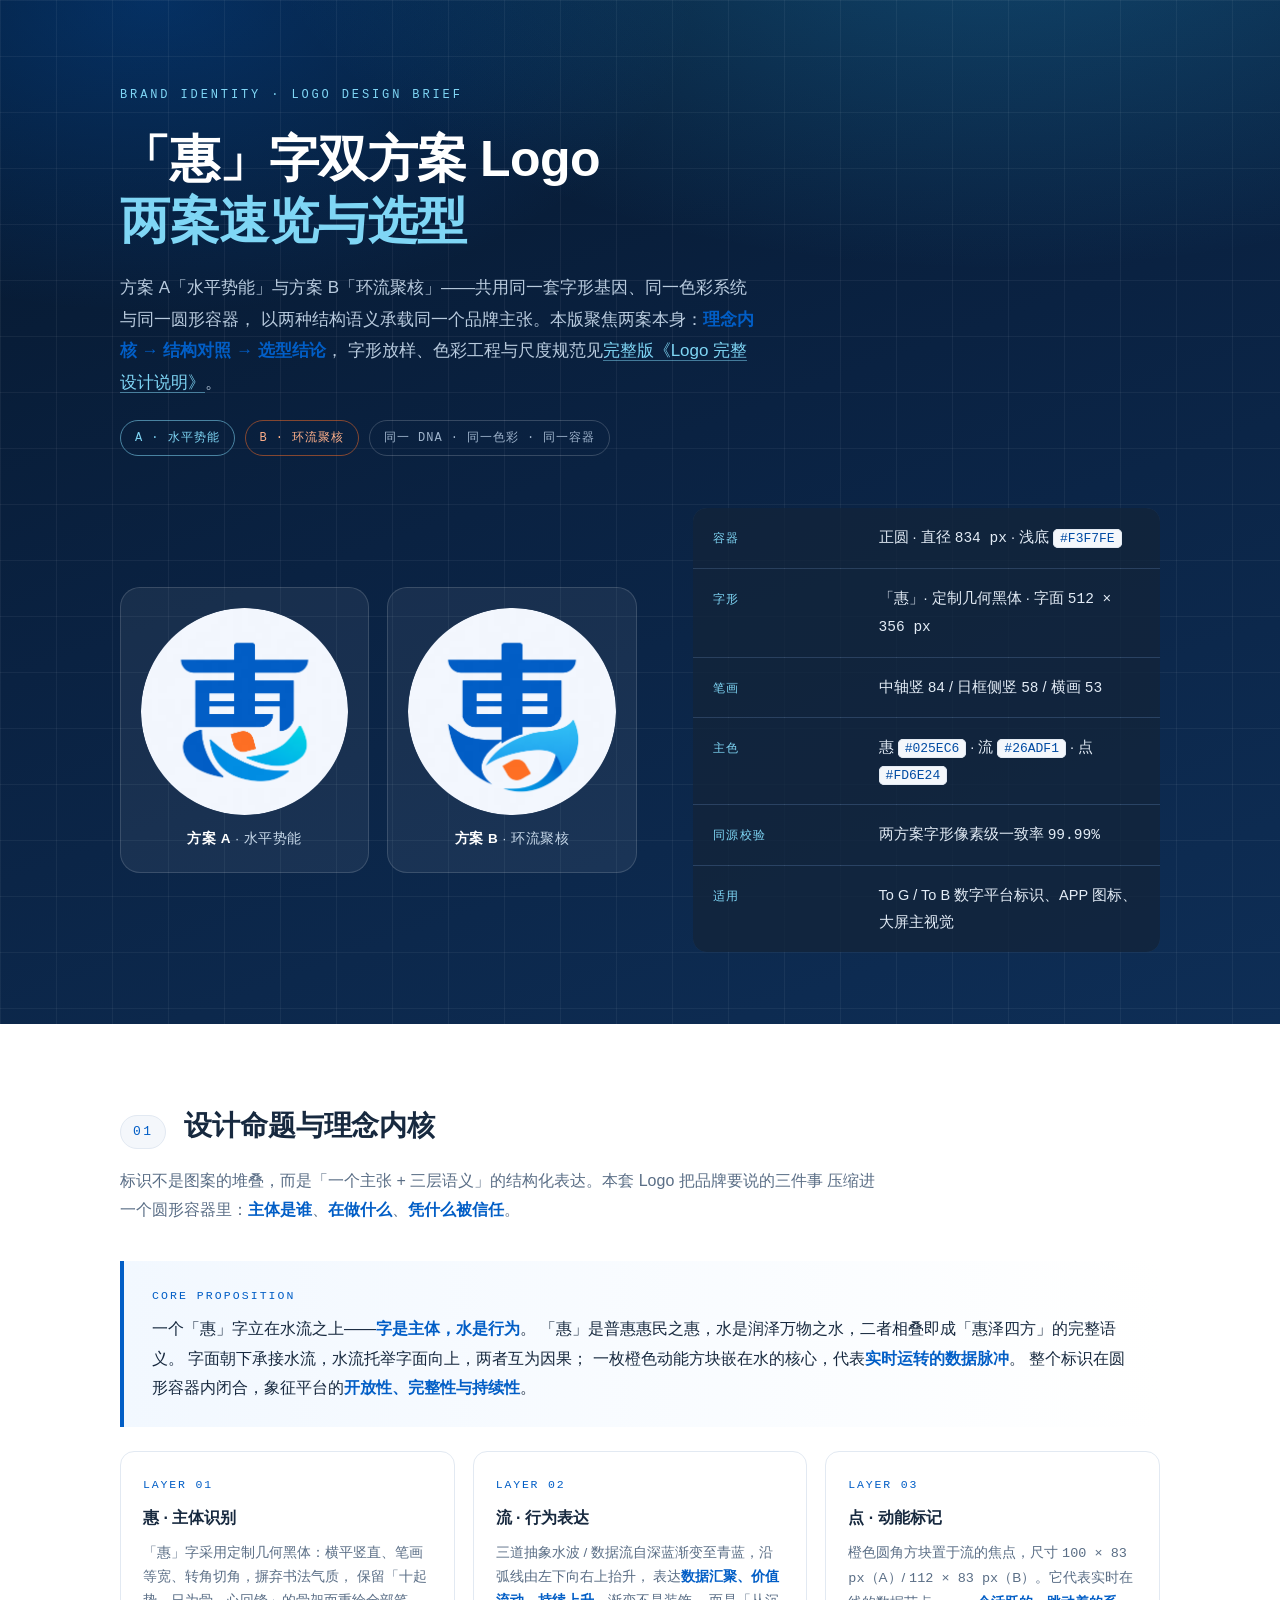
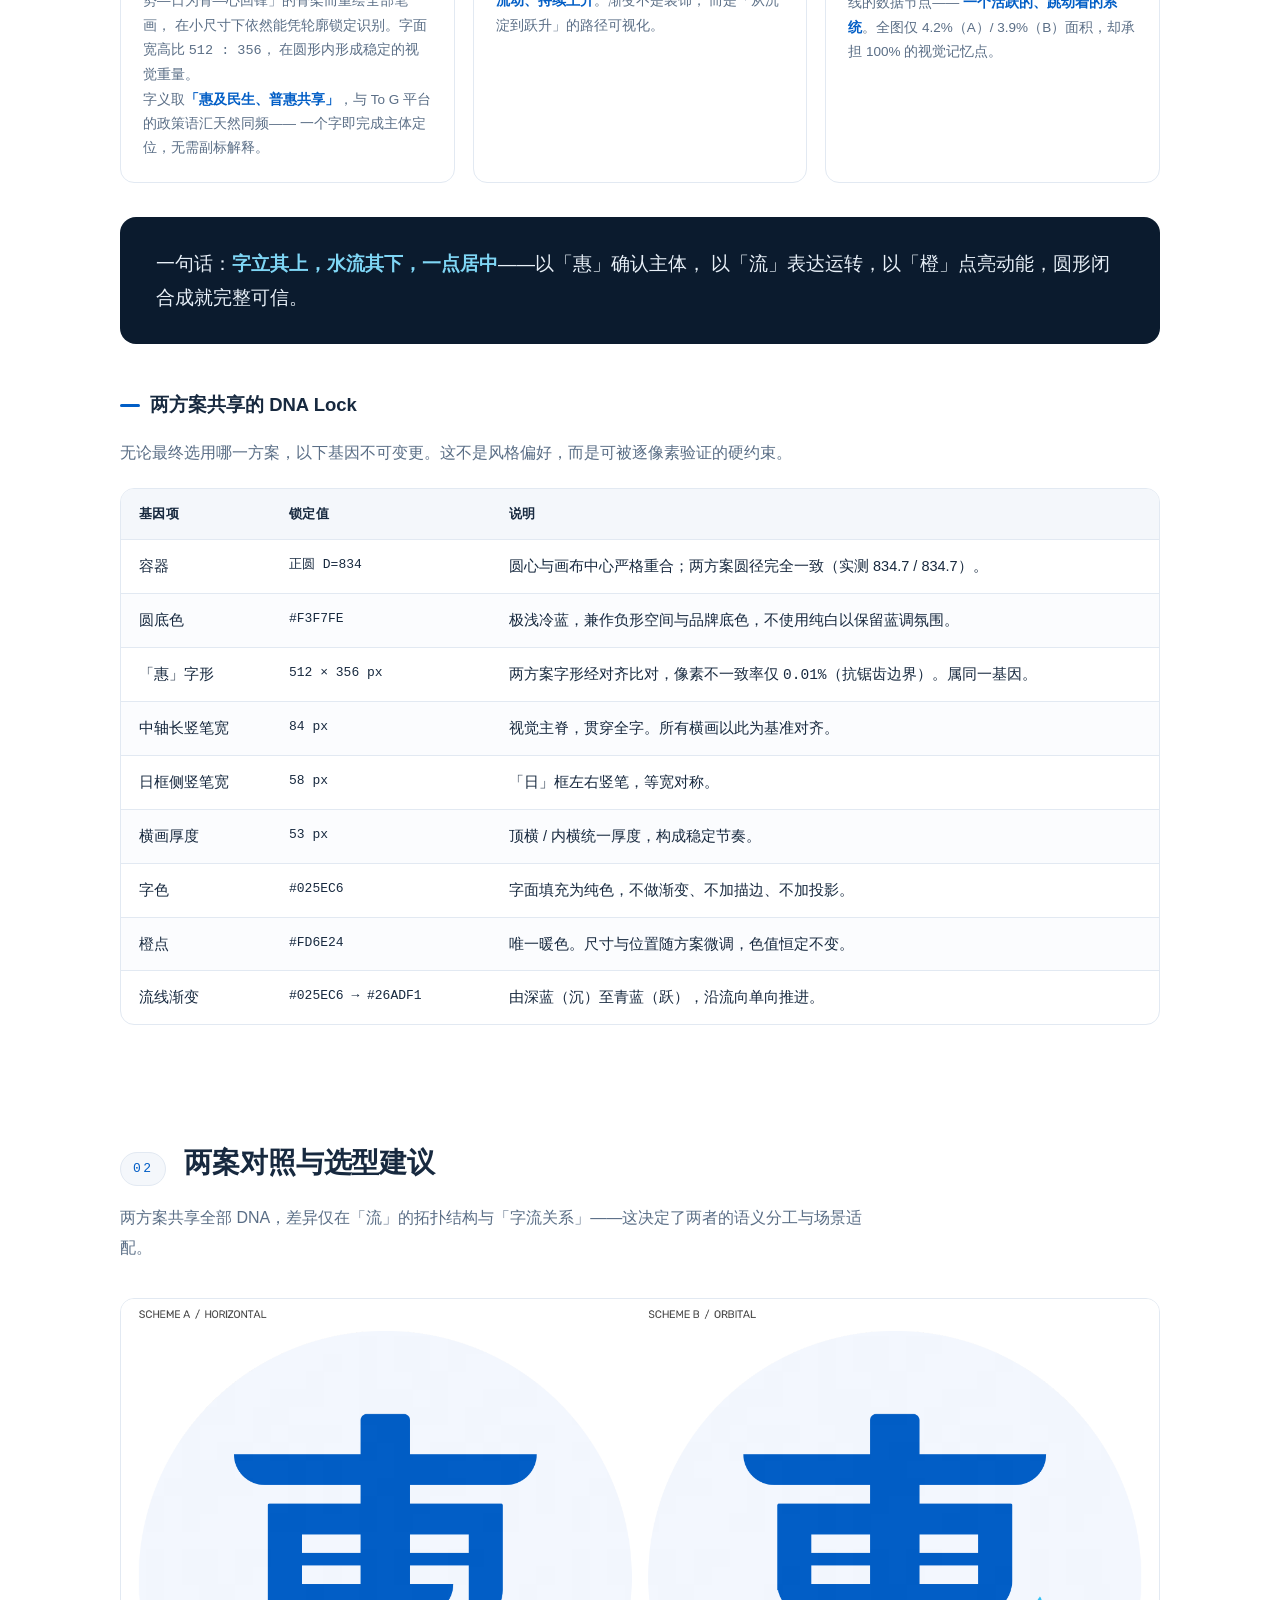
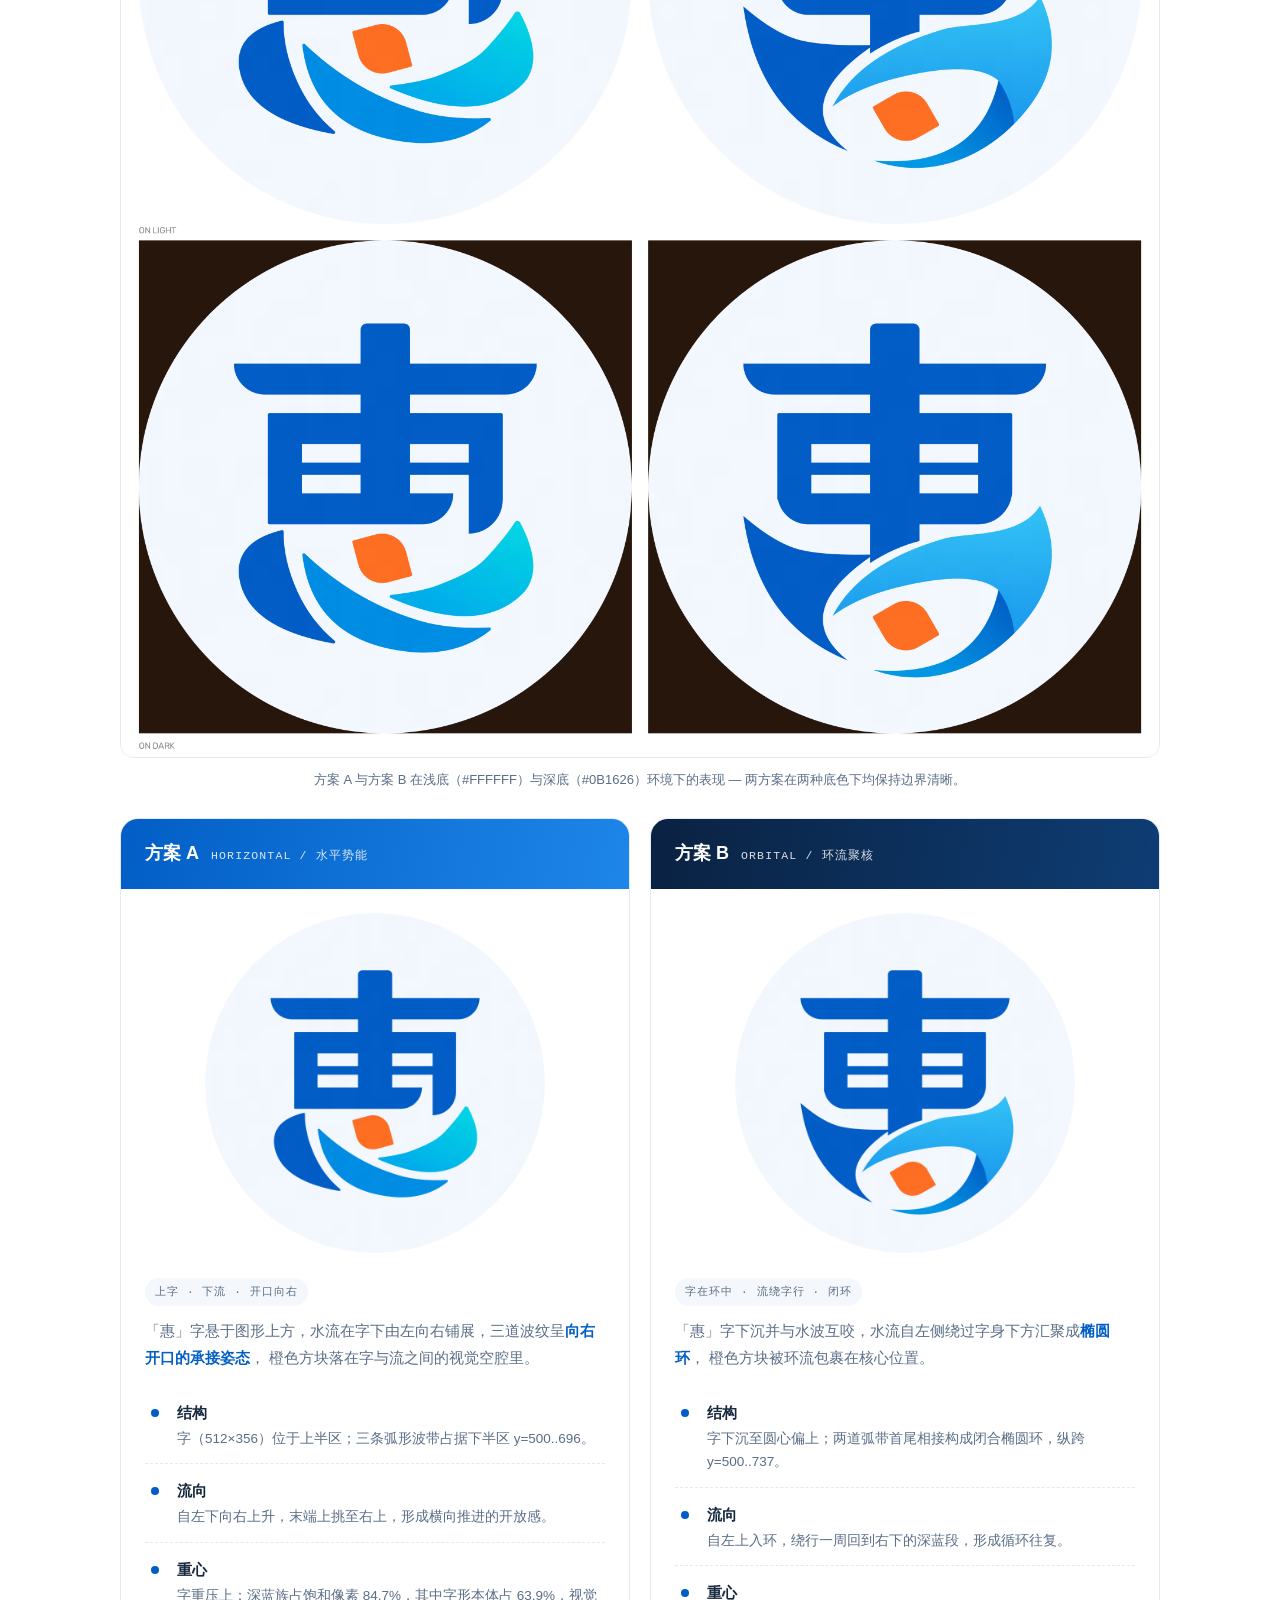
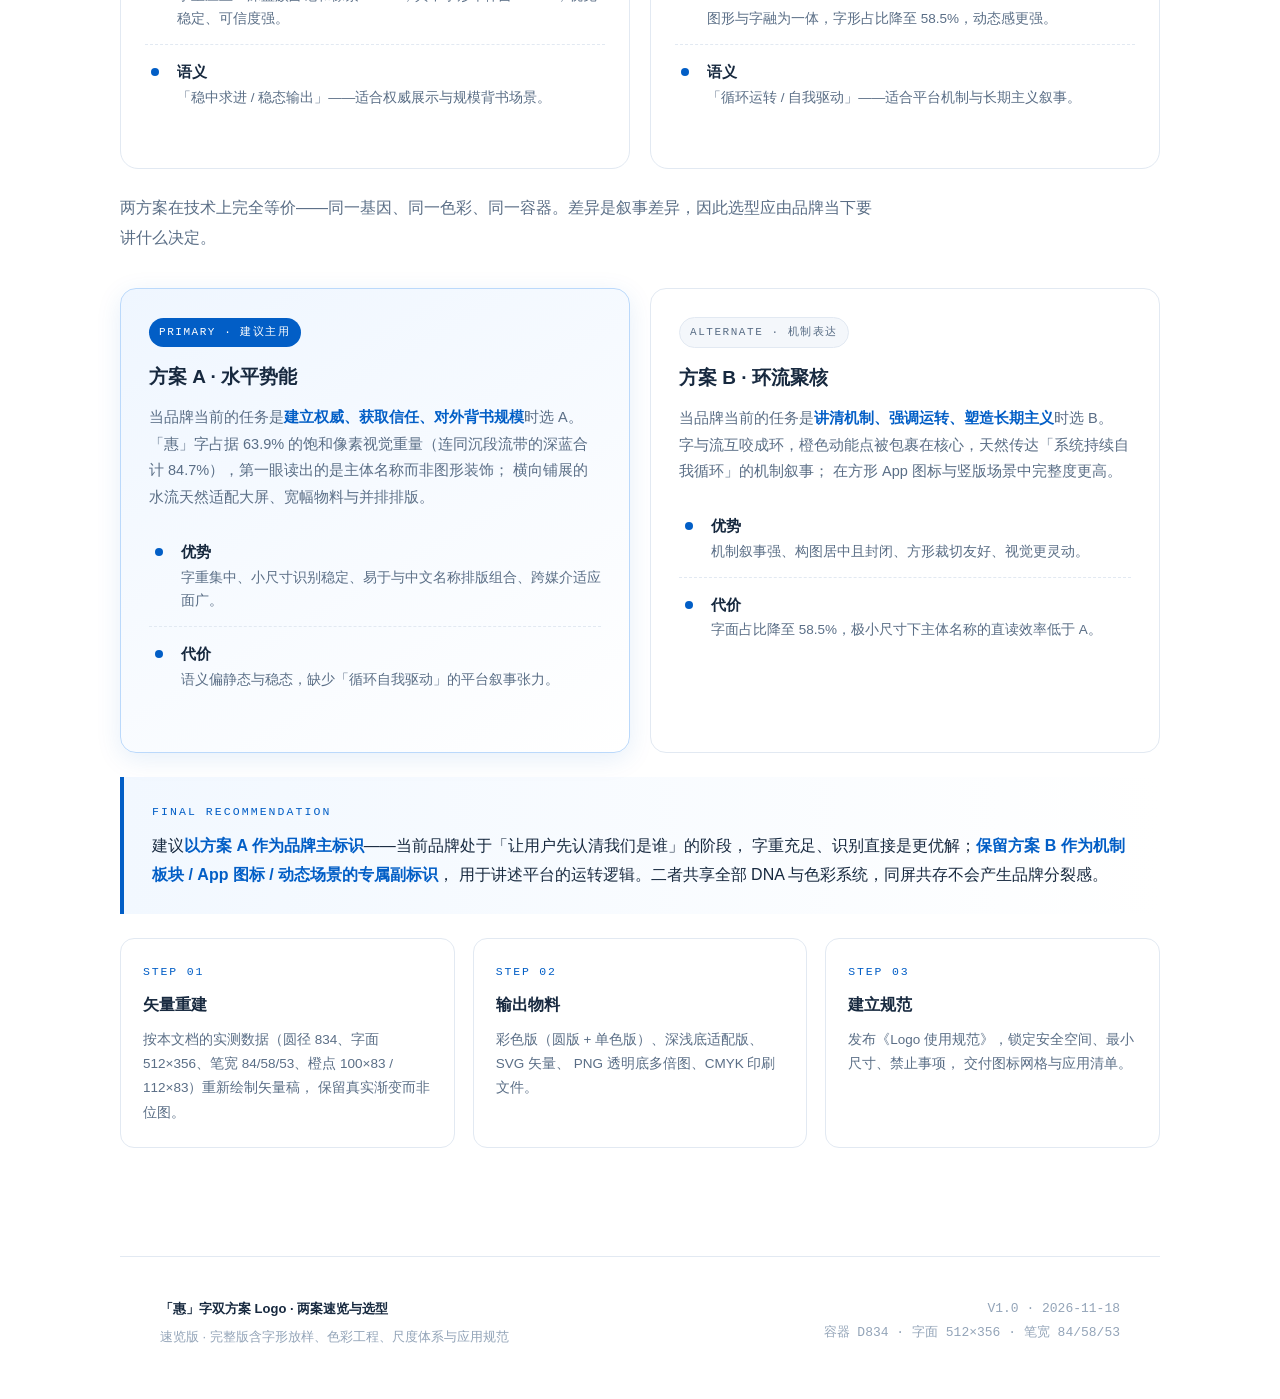
<file: logo-design-rationale/logo-two-options.html>
<!DOCTYPE html>
<html lang="zh-CN">
<head>
<meta charset="UTF-8">
<meta name="viewport" content="width=device-width, initial-scale=1.0">
<title>「惠」字双方案 Logo · 两案速览与选型</title>
<style>
  :root {
    --ink: #0B1B2E;
    --ink2: #14263D;
    --paper: #FFFFFF;
    --paper2: #F4F7FB;
    --line: #E2E9F2;
    --text: #17293F;
    --text2: #5A6E86;
    --text3: #93A4B8;
    --navy: #025EC6;
    --navy-d: #014BA3;
    --cyan: #26ADF1;
    --cyan-l: #7FD6F5;
    --orange: #FD6E24;
    --disc: #F3F7FE;
    --green: #0FA36B;
    --font: 'Inter', -apple-system, BlinkMacSystemFont, 'Segoe UI', 'PingFang SC', 'Hiragino Sans GB', 'Microsoft YaHei', 'Noto Sans SC', sans-serif;
    --mono: 'SF Mono', 'JetBrains Mono', Menlo, Consolas, monospace;
  }
  * { margin:0; padding:0; box-sizing:border-box; }
  html { scroll-behavior:smooth; }
  body {
    font-family: var(--font);
    background: var(--paper);
    color: var(--text);
    line-height: 1.85;
    font-size: 16px;
    -webkit-font-smoothing: antialiased;
  }
  .wrap { max-width: 1120px; margin: 0 auto; padding: 0 40px; }

  /* ---------- HERO ---------- */
  .hero {
    background:
      radial-gradient(1200px 600px at 78% -10%, rgba(38,173,241,.30), transparent 62%),
      radial-gradient(900px 520px at 12% 0%, rgba(2,94,198,.34), transparent 60%),
      linear-gradient(160deg, #06182E 0%, #0A2242 46%, #0E2E56 100%);
    color: #fff; padding: 84px 0 72px; position: relative; overflow: hidden;
  }
  .hero::after {
    content:''; position:absolute; inset:0;
    background-image: linear-gradient(rgba(255,255,255,.05) 1px, transparent 1px),
                      linear-gradient(90deg, rgba(255,255,255,.05) 1px, transparent 1px);
    background-size: 56px 56px; pointer-events:none;
  }
  .hero .wrap { position: relative; z-index: 2; }
  .eyebrow {
    font-family: var(--mono); font-size: 12px; letter-spacing: .24em;
    text-transform: uppercase; color: var(--cyan-l); margin-bottom: 22px;
  }
  h1 { font-size: clamp(30px, 4.2vw, 50px); line-height: 1.24; font-weight: 800; letter-spacing: -.01em; }
  h1 em { font-style: normal; color: var(--cyan-l); }
  .hero-sub { margin-top: 20px; font-size: 17px; color: #B9CBDE; max-width: 640px; }
  .hero-sub .lk { color: var(--cyan-l); text-decoration: none; border-bottom: 1px solid rgba(127,214,245,.5); }
  .hero-sub .lk:hover { border-bottom-color: var(--cyan-l); }
  .hb { display: flex; flex-wrap: wrap; gap: 10px; margin-top: 22px; }
  .hb .tag {
    font-family: var(--mono); font-size: 12px; letter-spacing: .08em;
    padding: 6px 14px; border-radius: 999px; border: 1px solid rgba(255,255,255,.18);
  }
  .hb .tag.a { border-color: rgba(127,214,245,.55); color: var(--cyan-l); }
  .hb .tag.b { border-color: rgba(253,110,36,.5); color: #FFB08A; }
  .hb .tag.n { color: #9FB4CC; }
  .hero-grid {
    display: grid; grid-template-columns: 1.05fr .95fr; gap: 56px; align-items: center; margin-top: 52px;
  }
  .hero-metas { display: grid; gap: 1px; background: rgba(255,255,255,.12); border-radius: 14px; overflow: hidden; }
  .hm {
    background: rgba(8,26,48,.72); padding: 16px 20px;
    display: grid; grid-template-columns: 150px 1fr; gap: 16px; align-items: baseline;
  }
  .hm .k { font-family: var(--mono); font-size: 11.5px; letter-spacing: .14em; color: var(--cyan-l); text-transform: uppercase; }
  .hm .v { font-size: 14.5px; color: #E3ECF6; }
  .hero-logos { display: grid; grid-template-columns: 1fr 1fr; gap: 18px; }
  .hl {
    background: rgba(255,255,255,.06); border: 1px solid rgba(255,255,255,.14);
    border-radius: 20px; padding: 20px; text-align: center;
  }
  .hl img { width: 100%; height: auto; display:block; border-radius: 50%; }
  .hl .t { margin-top: 12px; font-size: 13.5px; color: #C7D8E9; letter-spacing:.04em; }
  .hl .t b { color: #fff; font-weight: 700; }

  /* ---------- SECTION ---------- */
  section { padding: 76px 0 8px; }
  .sec-head { display:flex; align-items:baseline; gap:18px; margin-bottom: 14px; }
  .sec-num {
    font-family: var(--mono); font-size: 13px; letter-spacing:.18em; color: var(--navy);
    border:1px solid var(--line); border-radius: 999px; padding: 4px 12px; background: var(--paper2);
  }
  h2 { font-size: 28px; font-weight: 800; letter-spacing: -.005em; }
  .sec-desc { color: var(--text2); font-size: 16px; max-width: 760px; margin-bottom: 36px; }
  h3 {
    font-size: 18.5px; font-weight: 750; margin: 44px 0 16px;
    display:flex; align-items:center; gap:10px;
  }
  h3::before { content:''; width:20px; height:3px; background:var(--navy); border-radius:2px; flex:none; }
  h4 { font-size: 16px; font-weight: 700; margin-bottom: 8px; }
  p { margin-bottom: 14px; }
  strong { color: var(--navy); font-weight: 700; }
  code {
    font-family: var(--mono); font-size: 13px; background: var(--paper2);
    border:1px solid var(--line); border-radius:5px; padding: 1px 6px; color: var(--navy-d);
  }
  .lead { font-size: 17px; }
  .muted { color: var(--text2); }
  .tiny { font-size: 13px; color: var(--text3); }

  /* ---------- 卡片 ---------- */
  .card {
    background: var(--paper2); border: 1px solid var(--line);
    border-radius: 16px; padding: 26px 28px; margin: 22px 0;
  }
  .card.white { background: #fff; }
  .card.tint { background: linear-gradient(120deg, #EAF3FF, #F6F9FF); border-color:#D6E6FA; }

  .grid-2 { display:grid; grid-template-columns:1fr 1fr; gap:20px; margin: 24px 0; }
  .grid-3 { display:grid; grid-template-columns:repeat(3,1fr); gap:18px; margin: 24px 0; }
  .grid-4 { display:grid; grid-template-columns:repeat(4,1fr); gap:16px; margin: 24px 0; }

  /* 图例 */
  .leg {
    display:flex; flex-wrap:wrap; align-items:center; gap:8px;
    background:#fff; border:1px solid var(--line); border-radius:12px; padding:12px 14px;
  }
  .leg .dot { width:12px; height:12px; border-radius:3px; flex:none; }
  .leg b { font-size: 13.5px; color: var(--text); }
  .leg .v { font-family: var(--mono); font-size: 11.5px; color: var(--text3); width:100%; line-height:1.6; }

  .mini { background:#fff; border:1px solid var(--line); border-radius:14px; padding:22px; }
  .mini .n {
    font-family: var(--mono); font-size: 11.5px; letter-spacing:.16em; color: var(--navy);
    margin-bottom: 8px; text-transform: uppercase;
  }
  .mini h4 { color: var(--text); }
  .mini p { font-size: 13.5px; color: var(--text2); margin: 0; line-height:1.8; }

  /* ---------- 表 ---------- */
  .table-wrap { overflow-x:auto; border:1px solid var(--line); border-radius:14px; margin: 20px 0 28px; background:#fff; }
  table { width:100%; border-collapse:collapse; min-width: 640px; font-size: 14.5px; }
  thead th {
    background: var(--paper2); text-align:left; padding: 13px 18px; font-weight: 700;
    font-size: 13px; letter-spacing:.03em; color: var(--text); border-bottom:1px solid var(--line);
    white-space: nowrap;
  }
  tbody td { padding: 13px 18px; border-bottom:1px solid var(--line); vertical-align: top; }
  tbody tr:last-child td { border-bottom:none; }
  tbody tr:nth-child(even) { background: #FBFCFE; }
  .num { font-family: var(--mono); font-size: 13px; white-space: nowrap; }

  /* ---------- 色卡 ---------- */
  .swatches { display:grid; grid-template-columns:repeat(5,1fr); gap:14px; margin: 26px 0; }
  .sw { border:1px solid var(--line); border-radius:14px; overflow:hidden; background:#fff; }
  .sw .chip { height: 96px; position:relative; }
  .sw .chip .pct {
    position:absolute; right:10px; bottom:8px; font-family:var(--mono);
    font-size: 13px; font-weight:700; color:#fff; text-shadow:0 1px 4px rgba(0,0,0,.35);
  }
  .sw .chip .pct.dark { text-shadow:none; color: rgba(0,0,0,.6); }
  .sw .meta { padding: 13px 15px 15px; }
  .sw .nm { font-weight: 700; font-size: 14px; }
  .sw .rl { font-size:12.5px; color: var(--text2); margin: 3px 0 9px; line-height:1.55; min-height:38px; }
  .sw .hx { font-family:var(--mono); font-size:12.5px; color: var(--navy-d); }
  .sw .rg { font-family:var(--mono); font-size:11px; color: var(--text3); }

  .ramp { display:flex; height:54px; border-radius:12px; overflow:hidden; border:1px solid var(--line); margin:18px 0 8px; }
  .ramp div { flex:1; display:flex; align-items:center; justify-content:center; font-family:var(--mono); font-size:11px; color:#fff; }

  /* ---------- 对比度 ---------- */
  .cd { border:1px solid var(--line); border-radius:14px; overflow:hidden; margin:20px 0 26px; background:#fff; }
  .cd-row { display:grid; grid-template-columns: 1fr 190px 140px; align-items:center; border-bottom:1px solid var(--line); }
  .cd-row:last-child { border-bottom:none; }
  .cd-s { padding: 16px 20px; font-weight: 700; font-size: 15px; }
  .cd-r { font-family:var(--mono); font-size: 20px; font-weight:700; text-align:center; }
  .cd-r small { display:block; font-size:10.5px; color:var(--text3); font-weight:400; }
  .cd-g { text-align:center; font-family:var(--mono); font-size:12px; letter-spacing:.08em; }
  .pass { color: var(--green); } .warn { color: #B45309; } .fail { color: #B91C1C; }

  /* ---------- 图 ---------- */
  figure { margin: 26px 0; }
  figure img { width:100%; height:auto; display:block; border:1px solid var(--line); border-radius:14px; }
  figure figcaption { font-size:13px; color:var(--text2); text-align:center; margin-top:10px; }
  .fig-2 { display:grid; grid-template-columns:1fr 1fr; gap:18px; margin:26px 0; }
  .fig-2 figure { margin:0; }

  /* ---------- 列表 ---------- */
  .spec { list-style:none; margin:14px 0 22px; }
  .spec li {
    padding: 13px 0 13px 32px; border-bottom:1px dashed var(--line);
    position:relative; font-size:15px;
  }
  .spec li:last-child { border-bottom:none; }
  .spec li::before {
    content:''; position:absolute; left:6px; top:23px; width:8px; height:8px;
    border-radius:50%; background: var(--navy);
  }
  .spec li b { font-weight:700; }
  .spec li .d { display:block; font-size:13.5px; color:var(--text2); line-height:1.75; }

  /* ---------- 尺度测试 ---------- */
  .scale { display:flex; align-items:flex-end; gap:30px; flex-wrap:wrap; padding:28px; background:var(--paper2); border:1px solid var(--line); border-radius:16px; margin:22px 0; }
  .si { text-align:center; }
  .si img { display:block; margin:0 auto 9px; border-radius:50%; }
  .si .lb { font-family:var(--mono); font-size:11px; color:var(--text2); }

  /* ---------- 方案卡 ---------- */
  .plan { border:1px solid var(--line); border-radius:18px; overflow:hidden; background:#fff; }
  .plan .ph { padding: 18px 24px; color:#fff; display:flex; align-items:baseline; gap:12px; }
  .plan.a .ph { background: linear-gradient(100deg,#025EC6,#1E86E8); }
  .plan.b .ph { background: linear-gradient(100deg,#0A2242,#0E3D74); }
  .plan .ph .t { font-size:18px; font-weight:750; }
  .plan .ph .s { font-family:var(--mono); font-size:11.5px; opacity:.85; letter-spacing:.1em; }
  .plan .pb { padding: 24px; }
  .plan .pb > img { width: 74%; display:block; margin: 0 auto 22px; border-radius:50%; }
  .plan .pb .tag { display:inline-block; font-family:var(--mono); font-size:11px; letter-spacing:.1em; padding:4px 10px; border-radius:999px; background:var(--paper2); color:var(--text2); margin-bottom:12px; }

  /* ---------- 选用建议 ---------- */
  .reco { display:grid; grid-template-columns:1fr 1fr; gap:20px; margin:24px 0; }
  .rc { border-radius:16px; padding:26px 28px; border:1px solid var(--line); background:#fff; }
  .rc.pick { border-color:#BBD9FB; background: linear-gradient(150deg,#EFF6FF,#FFFFFF); box-shadow: 0 6px 26px rgba(2,94,198,.10); }
  .rc .badge { font-family:var(--mono); font-size:11px; letter-spacing:.14em; padding:4px 10px; border-radius:999px; display:inline-block; margin-bottom:12px; }
  .rc.pick .badge { background:var(--navy); color:#fff; }
  .rc.alt .badge { background:var(--paper2); color:var(--text2); border:1px solid var(--line); }

  /* ---------- 声明 ---------- */
  .decl {
    border-left: 4px solid var(--navy); background: linear-gradient(90deg,#F2F8FF,#FFFFFF);
    border-radius: 0 16px 16px 0; padding: 24px 28px; margin: 24px 0;
  }
  .decl .t { font-family:var(--mono); font-size:11.5px; letter-spacing:.18em; color:var(--navy); margin-bottom:8px; text-transform:uppercase; }
  .decl p { margin:0; }

  .quote {
    margin: 34px 0; padding: 30px 36px; background: var(--ink); color:#E8F0F8;
    border-radius:16px; font-size: 18.5px; line-height:1.8;
  }
  .quote b { color: var(--cyan-l); font-weight:700; }

  .note {
    font-size:13px; color:var(--text2); background:var(--paper2); border:1px dashed var(--line);
    border-radius:10px; padding: 13px 16px; margin: 14px 0;
  }

  footer {
    margin-top: 76px; padding: 40px 0 56px; border-top: 1px solid var(--line);
    font-size:13px; color:var(--text3);
  }
  footer .wrap { display:flex; justify-content:space-between; flex-wrap:wrap; gap:14px; }
  .mono { font-family:var(--mono); }

  @media (max-width: 900px) {
    .hero-grid, .grid-2, .grid-3, .grid-4, .fig-2, .reco, .swatches { grid-template-columns:1fr; }
    .swatches { grid-template-columns: repeat(2,1fr); }
    .cd-row { grid-template-columns: 1fr 110px 100px; }
    .wrap { padding: 0 22px; }
  }
</style>
</head>
<body>

<header class="hero">
  <div class="wrap">
    <div class="eyebrow">Brand Identity · Logo Design Brief</div>
    <h1>「惠」字双方案 Logo<br><em>两案速览与选型</em></h1>
    <p class="hero-sub">
      方案 A「水平势能」与方案 B「环流聚核」——共用同一套字形基因、同一色彩系统与同一圆形容器，
      以两种结构语义承载同一个品牌主张。本版聚焦两案本身：<strong>理念内核 → 结构对照 → 选型结论</strong>，
      字形放样、色彩工程与尺度规范见<a class="lk" href="./logo-design-rationale.html">完整版《Logo 完整设计说明》</a>。
    </p>
    <div class="hb">
      <span class="tag a">A · 水平势能</span>
      <span class="tag b">B · 环流聚核</span>
      <span class="tag n">同一 DNA · 同一色彩 · 同一容器</span>
    </div>

    <div class="hero-grid">
      <div class="hero-logos">
        <div class="hl">
          <img src="./assets/logo_A.png" alt="方案 A 圆形 Logo">
          <div class="t"><b>方案 A</b> · 水平势能</div>
        </div>
        <div class="hl">
          <img src="./assets/logo_B.png" alt="方案 B 圆形 Logo">
          <div class="t"><b>方案 B</b> · 环流聚核</div>
        </div>
      </div>

      <div class="hero-metas">
        <div class="hm"><span class="k">容器</span><span class="v">正圆 · 直径 <span class="mono">834 px</span> · 浅底 <code>#F3F7FE</code></span></div>
        <div class="hm"><span class="k">字形</span><span class="v">「惠」· 定制几何黑体 · 字面 <span class="mono">512 × 356 px</span></span></div>
        <div class="hm"><span class="k">笔画</span><span class="v">中轴竖 <span class="mono">84</span> / 日框侧竖 <span class="mono">58</span> / 横画 <span class="mono">53</span></span></div>
        <div class="hm"><span class="k">主色</span><span class="v">惠 <code>#025EC6</code> · 流 <code>#26ADF1</code> · 点 <code>#FD6E24</code></span></div>
        <div class="hm"><span class="k">同源校验</span><span class="v">两方案字形像素级一致率 <span class="mono">99.99%</span></span></div>
        <div class="hm"><span class="k">适用</span><span class="v">To G / To B 数字平台标识、APP 图标、大屏主视觉</span></div>
      </div>
    </div>
  </div>
</header>

<div class="wrap">

<!-- ==================== 01 ==================== -->
<section id="s1">
  <div class="sec-head"><span class="sec-num">01</span><h2>设计命题与理念内核</h2></div>
  <p class="sec-desc">
    标识不是图案的堆叠，而是「一个主张 + 三层语义」的结构化表达。本套 Logo 把品牌要说的三件事
    压缩进一个圆形容器里：<strong>主体是谁</strong>、<strong>在做什么</strong>、<strong>凭什么被信任</strong>。
  </p>

  <div class="decl">
    <div class="t">Core Proposition</div>
    <p>
      一个「惠」字立在水流之上——<strong>字是主体，水是行为</strong>。
      「惠」是普惠惠民之惠，水是润泽万物之水，二者相叠即成「惠泽四方」的完整语义。
      字面朝下承接水流，水流托举字面向上，两者互为因果；
      一枚橙色动能方块嵌在水的核心，代表<strong>实时运转的数据脉冲</strong>。
      整个标识在圆形容器内闭合，象征平台的<strong>开放性、完整性与持续性</strong>。
    </p>
  </div>

  <div class="grid-3">
    <div class="mini">
      <div class="n">Layer 01</div>
      <h4>惠 · 主体识别</h4>
      <p>「惠」字采用定制几何黑体：横平竖直、笔画等宽、转角切角，摒弃书法气质，
         保留「十起势—日为骨—心回锋」的骨架而重绘全部笔画，
         在小尺寸下依然能凭轮廓锁定识别。字面宽高比 <span class="mono">512 : 356</span>，
         在圆形内形成稳定的视觉重量。<br>
         字义取<strong>「惠及民生、普惠共享」</strong>，与 To G 平台的政策语汇天然同频——
         一个字即完成主体定位，无需副标解释。</p>
    </div>
    <div class="mini">
      <div class="n">Layer 02</div>
      <h4>流 · 行为表达</h4>
      <p>三道抽象水波 / 数据流自深蓝渐变至青蓝，沿弧线由左下向右上抬升，
         表达<strong>数据汇聚、价值流动、持续上升</strong>。渐变不是装饰，
         而是「从沉淀到跃升」的路径可视化。</p>
    </div>
    <div class="mini">
      <div class="n">Layer 03</div>
      <h4>点 · 动能标记</h4>
      <p>橙色圆角方块置于流的焦点，尺寸 <span class="mono">100 × 83 px</span>（A）/
         <span class="mono">112 × 83 px</span>（B）。它代表实时在线的数据节点——
         <strong>一个活跃的、跳动着的系统</strong>。全图仅 4.2%（A）/ 3.9%（B）面积，却承担 100% 的视觉记忆点。</p>
    </div>
  </div>

  <div class="quote">
    一句话：<b>字立其上，水流其下，一点居中</b>——以「惠」确认主体，
    以「流」表达运转，以「橙」点亮动能，圆形闭合成就完整可信。
  </div>

  <h3>两方案共享的 DNA Lock</h3>
  <p class="muted">
    无论最终选用哪一方案，以下基因不可变更。这不是风格偏好，而是可被逐像素验证的硬约束。
  </p>
  <div class="table-wrap">
    <table>
      <thead><tr><th style="width:150px">基因项</th><th style="width:220px">锁定值</th><th>说明</th></tr></thead>
      <tbody>
        <tr><td>容器</td><td class="num">正圆 D=834</td><td>圆心与画布中心严格重合；两方案圆径完全一致（实测 834.7 / 834.7）。</td></tr>
        <tr><td>圆底色</td><td class="num">#F3F7FE</td><td>极浅冷蓝，兼作负形空间与品牌底色，不使用纯白以保留蓝调氛围。</td></tr>
        <tr><td>「惠」字形</td><td class="num">512 × 356 px</td><td>两方案字形经对齐比对，像素不一致率仅 <span class="mono">0.01%</span>（抗锯齿边界）。属同一基因。</td></tr>
        <tr><td>中轴长竖笔宽</td><td class="num">84 px</td><td>视觉主脊，贯穿全字。所有横画以此为基准对齐。</td></tr>
        <tr><td>日框侧竖笔宽</td><td class="num">58 px</td><td>「日」框左右竖笔，等宽对称。</td></tr>
        <tr><td>横画厚度</td><td class="num">53 px</td><td>顶横 / 内横统一厚度，构成稳定节奏。</td></tr>
        <tr><td>字色</td><td class="num">#025EC6</td><td>字面填充为纯色，不做渐变、不加描边、不加投影。</td></tr>
        <tr><td>橙点</td><td class="num">#FD6E24</td><td>唯一暖色。尺寸与位置随方案微调，色值恒定不变。</td></tr>
        <tr><td>流线渐变</td><td class="num">#025EC6 → #26ADF1</td><td>由深蓝（沉）至青蓝（跃），沿流向单向推进。</td></tr>
      </tbody>
    </table>
  </div>
</section>

<!-- ==================== 02 ==================== -->
<section id="s2">
  <div class="sec-head"><span class="sec-num">02</span><h2>两案对照与选型建议</h2></div>
  <p class="sec-desc">
    两方案共享全部 DNA，差异仅在「流」的拓扑结构与「字流关系」——这决定了两者的语义分工与场景适配。
  </p>

  <figure>
    <img src="./assets/compare.png" alt="两方案在浅底与深底下的并置对比">
    <figcaption>方案 A 与方案 B 在浅底（#FFFFFF）与深底（#0B1626）环境下的表现 — 两方案在两种底色下均保持边界清晰。</figcaption>
  </figure>

  <div class="grid-2">
    <div class="plan a">
      <div class="ph"><span class="t">方案 A</span><span class="s">HORIZONTAL / 水平势能</span></div>
      <div class="pb">
        <img src="./assets/logo_A.png" alt="方案 A">
        <span class="tag">上字 · 下流 · 开口向右</span>
        <p style="font-size:14.5px; color:var(--text2)">
          「惠」字悬于图形上方，水流在字下由左向右铺展，三道波纹呈<strong>向右开口的承接姿态</strong>，
          橙色方块落在字与流之间的视觉空腔里。
        </p>
        <ul class="spec" style="margin-top:14px">
          <li><b>结构</b><span class="d">字（512×356）位于上半区；三条弧形波带占据下半区 y=500..696。</span></li>
          <li><b>流向</b><span class="d">自左下向右上升，末端上挑至右上，形成横向推进的开放感。</span></li>
          <li><b>重心</b><span class="d">字重压上：深蓝族占饱和像素 84.7%，其中字形本体占 63.9%，视觉稳定、可信度强。</span></li>
          <li><b>语义</b><span class="d">「稳中求进 / 稳态输出」——适合权威展示与规模背书场景。</span></li>
        </ul>
      </div>
    </div>

    <div class="plan b">
      <div class="ph"><span class="t">方案 B</span><span class="s">ORBITAL / 环流聚核</span></div>
      <div class="pb">
        <img src="./assets/logo_B.png" alt="方案 B">
        <span class="tag">字在环中 · 流绕字行 · 闭环</span>
        <p style="font-size:14.5px; color:var(--text2)">
          「惠」字下沉并与水波互咬，水流自左侧绕过字身下方汇聚成<strong>椭圆环</strong>，
          橙色方块被环流包裹在核心位置。
        </p>
        <ul class="spec" style="margin-top:14px">
          <li><b>结构</b><span class="d">字下沉至圆心偏上；两道弧带首尾相接构成闭合椭圆环，纵跨 y=500..737。</span></li>
          <li><b>流向</b><span class="d">自左上入环，绕行一周回到右下的深蓝段，形成循环往复。</span></li>
          <li><b>重心</b><span class="d">图形与字融为一体，字形占比降至 58.5%，动态感更强。</span></li>
          <li><b>语义</b><span class="d">「循环运转 / 自我驱动」——适合平台机制与长期主义叙事。</span></li>
        </ul>
      </div>
    </div>
  </div>

  <p class="sec-desc">
    两方案在技术上完全等价——同一基因、同一色彩、同一容器。差异是叙事差异，因此选型应由品牌当下要讲什么决定。
  </p>

  <div class="reco">
    <div class="rc pick">
      <span class="badge">PRIMARY · 建议主用</span>
      <h4 style="font-size:19px; margin-bottom:10px">方案 A · 水平势能</h4>
      <p style="font-size:14.5px; color:var(--text2)">
        当品牌当前的任务是<strong>建立权威、获取信任、对外背书规模</strong>时选 A。
        「惠」字占据 63.9% 的饱和像素视觉重量（连同沉段流带的深蓝合计 84.7%），第一眼读出的是主体名称而非图形装饰；
        横向铺展的水流天然适配大屏、宽幅物料与并排排版。
      </p>
      <ul class="spec" style="margin-top:14px">
        <li><b>优势</b><span class="d">字重集中、小尺寸识别稳定、易于与中文名称排版组合、跨媒介适应面广。</span></li>
        <li><b>代价</b><span class="d">语义偏静态与稳态，缺少「循环自我驱动」的平台叙事张力。</span></li>
      </ul>
    </div>

    <div class="rc alt">
      <span class="badge">ALTERNATE · 机制表达</span>
      <h4 style="font-size:19px; margin-bottom:10px">方案 B · 环流聚核</h4>
      <p style="font-size:14.5px; color:var(--text2)">
        当品牌当前的任务是<strong>讲清机制、强调运转、塑造长期主义</strong>时选 B。
        字与流互咬成环，橙色动能点被包裹在核心，天然传达「系统持续自我循环」的机制叙事；
        在方形 App 图标与竖版场景中完整度更高。
      </p>
      <ul class="spec" style="margin-top:14px">
        <li><b>优势</b><span class="d">机制叙事强、构图居中且封闭、方形裁切友好、视觉更灵动。</span></li>
        <li><b>代价</b><span class="d">字面占比降至 58.5%，极小尺寸下主体名称的直读效率低于 A。</span></li>
      </ul>
    </div>
  </div>

  <div class="decl">
    <div class="t">Final Recommendation</div>
    <p>
      建议<strong>以方案 A 作为品牌主标识</strong>——当前品牌处于「让用户先认清我们是谁」的阶段，
      字重充足、识别直接是更优解；<strong>保留方案 B 作为机制板块 / App 图标 / 动态场景的专属副标识</strong>，
      用于讲述平台的运转逻辑。二者共享全部 DNA 与色彩系统，同屏共存不会产生品牌分裂感。
    </p>
  </div>

  <div class="grid-3">
    <div class="mini">
      <div class="n">Step 01</div>
      <h4>矢量重建</h4>
      <p>按本文档的实测数据（圆径 834、字面 512×356、笔宽 84/58/53、橙点 100×83 / 112×83）重新绘制矢量稿，
         保留真实渐变而非位图。</p>
    </div>
    <div class="mini">
      <div class="n">Step 02</div>
      <h4>输出物料</h4>
      <p>彩色版（圆版 + 单色版）、深浅底适配版、SVG 矢量、
         PNG 透明底多倍图、CMYK 印刷文件。</p>
    </div>
    <div class="mini">
      <div class="n">Step 03</div>
      <h4>建立规范</h4>
      <p>发布《Logo 使用规范》，锁定安全空间、最小尺寸、禁止事项，
         交付图标网格与应用清单。</p>
    </div>
  </div>
</section>

<footer>
  <div class="wrap">
    <div>
      <div style="font-weight:700; color:var(--text); margin-bottom:4px">「惠」字双方案 Logo · 两案速览与选型</div>
      <div>速览版 · 完整版含字形放样、色彩工程、尺度体系与应用规范</div>
    </div>
    <div class="mono" style="text-align:right">
      V1.0 · 2026-11-18<br>
      容器 D834 · 字面 512×356 · 笔宽 84/58/53
    </div>
  </div>
</footer>

</div>

</body>
</html>
</file>
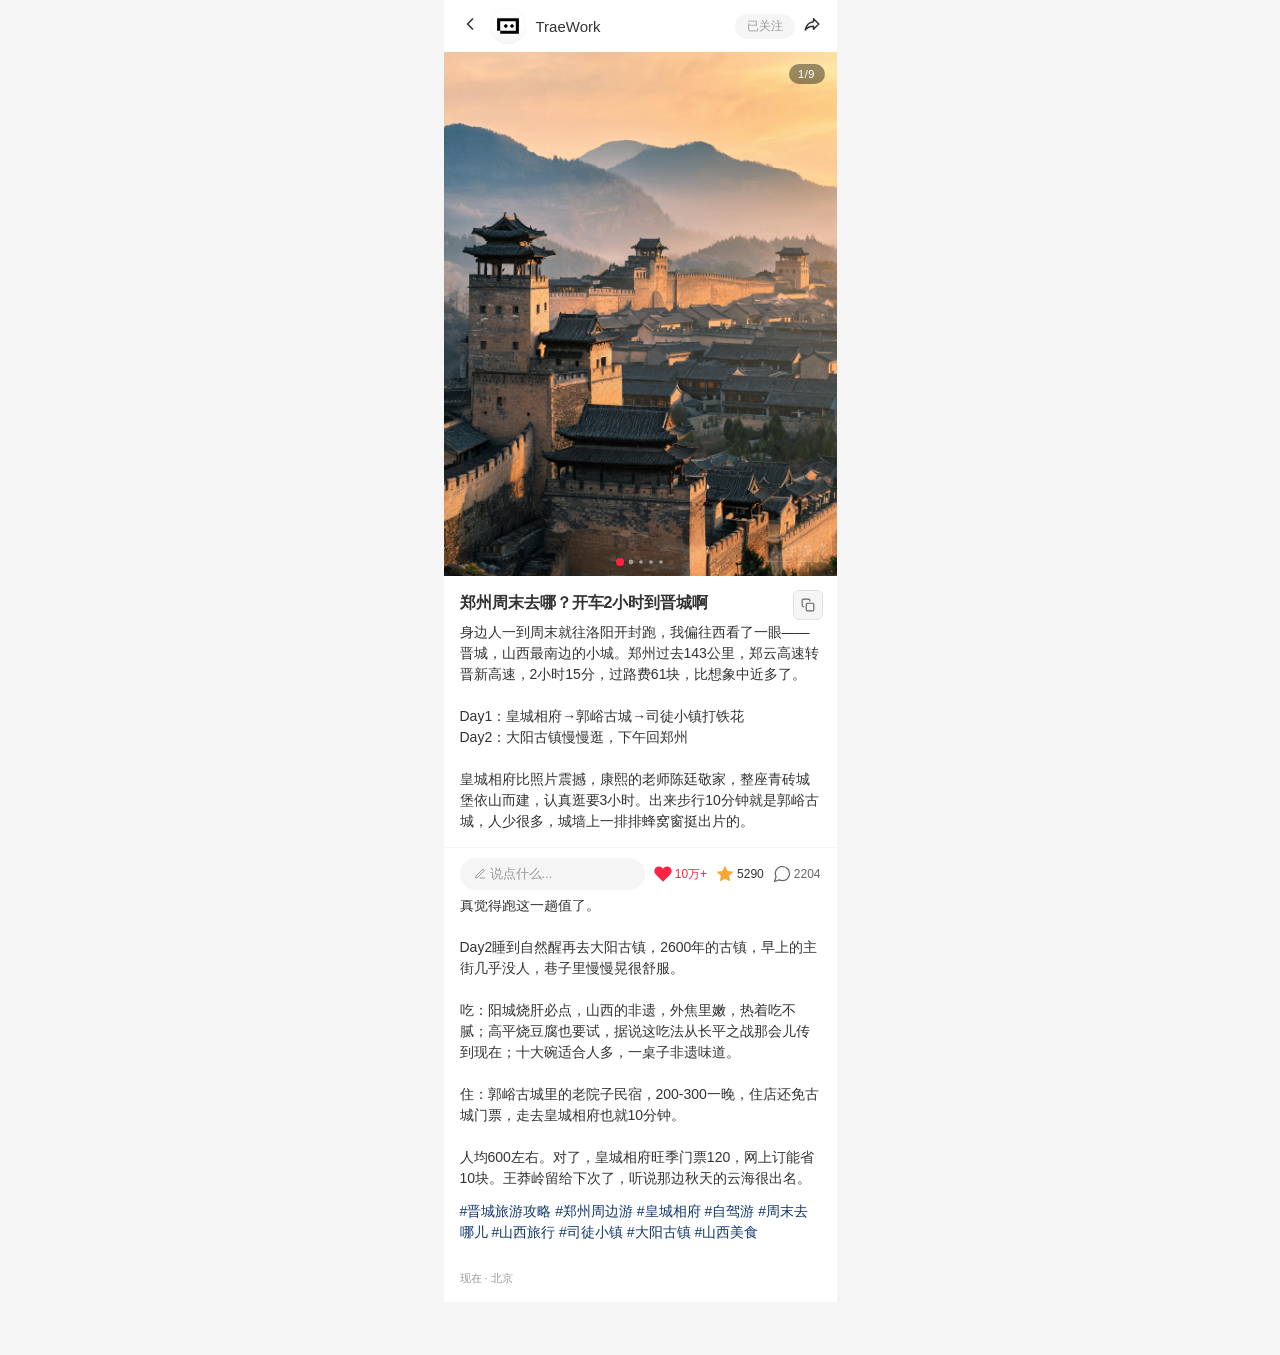
<file: zhengzhou-jincheng-weekend/post/rednote-post.html>
<!DOCTYPE html>
<html lang="zh-CN">
<head>
<meta charset="UTF-8">
<meta name="viewport" content="width=device-width, initial-scale=1.0, user-scalable=no, viewport-fit=cover">
<title>小红书笔记</title>
<style>
* { margin: 0; padding: 0; box-sizing: border-box; }
*::-webkit-scrollbar { display: none; }
* { scrollbar-width: none; }
body {
  font-family: -apple-system, BlinkMacSystemFont, "SF Pro Text", "Helvetica Neue", sans-serif;
  background: #f5f5f5;
  color: #333;
  max-width: 393px;
  margin: 0 auto;
  min-height: 100vh;
  position: relative;
}

/* 顶部导航栏 */
.nav-bar {
  position: sticky;
  top: 0;
  z-index: 100;
  display: flex;
  align-items: center;
  justify-content: space-between;
  padding: 8px 16px;
  background: #fff;
  border-bottom: none;
}
.nav-left {
  display: flex;
  align-items: center;
  gap: 10px;
}
.back-btn {
  font-size: 20px;
  color: #333;
  cursor: pointer;
  text-decoration: none;
}
.avatar {
  width: 36px;
  height: 36px;
  border-radius: 50%;
  background: #e0e0e0;
  overflow: hidden;
  display: flex;
  align-items: center;
  justify-content: center;
  font-size: 12px;
  color: #999;
}
.avatar img { width: 100%; height: 100%; object-fit: cover; }
.username {
  font-size: 15px;
  font-weight: 500;
  color: #333;
}
.nav-right {
  display: flex;
  align-items: center;
  gap: 8px;
}
.follow-btn {
  background: #f5f5f5;
  color: #999;
  border: none;
  border-radius: 14px;
  padding: 4px 12px;
  font-size: 12px;
  font-weight: 400;
  cursor: pointer;
}
.share-btn {
  font-size: 18px;
  color: #333;
  cursor: pointer;
}

/* 图片轮播区域 - scroll-snap */
.carousel-wrapper {
  position: relative;
  width: 100%;
  background: #fff;
}
.carousel {
  display: flex;
  overflow-x: auto;
  scroll-snap-type: x mandatory;
  scroll-behavior: smooth;
  -webkit-overflow-scrolling: touch;
  scrollbar-width: none;
}
.carousel::-webkit-scrollbar { display: none; }
.carousel-slide {
  flex: 0 0 100%;
  scroll-snap-align: start;
  scroll-snap-stop: always;
  background: #f9f9f9;
  display: flex;
  align-items: center;
  justify-content: center;
}
.carousel-slide img {
  max-width: 100%;
  max-height: min(133.33vw, 75vh);
  object-fit: contain;
  display: block;
}
.carousel-slide .placeholder {
  color: #bbb;
  font-size: 14px;
  text-align: center;
  padding: 20px;
}
/* 页码数字指示器 "1/N" */
.carousel-indicator {
  position: absolute;
  top: 12px;
  right: 12px;
  min-width: 36px;
  height: 20px;
  border-radius: 10px;
  background: rgba(0,0,0,0.4);
  color: #fff;
  font-size: 11px;
  display: flex;
  align-items: center;
  justify-content: center;
  padding: 0 6px;
  z-index: 10;
  letter-spacing: 0.5px;
}
/* 圆点指示器 */
.carousel-dots {
  position: absolute;
  bottom: 10px;
  left: 50%;
  transform: translateX(-50%);
  display: flex;
  gap: 4px;
  align-items: center;
  z-index: 10;
}
.carousel-dots .dot {
  width: 6px;
  height: 6px;
  border-radius: 50%;
  background: rgba(255,255,255,0.5);
  transition: all 0.3s;
  flex-shrink: 0;
}
.carousel-dots .dot.active {
  background: #ff2442;
  width: 8px;
  height: 8px;
}
/* 左右切换箭头 */
.carousel-arrow {
  position: absolute;
  top: 50%;
  transform: translateY(-50%);
  width: 32px;
  height: 32px;
  border-radius: 50%;
  background: rgba(0,0,0,0.3);
  border: none;
  font-size: 22px;
  line-height: 1;
  color: rgba(255,255,255,0.85);
  cursor: pointer;
  z-index: 10;
  display: none;
  align-items: center;
  justify-content: center;
  box-shadow: none;
}
.carousel-arrow-left { left: 8px; }
.carousel-arrow-right { right: 8px; }
.carousel-wrapper:hover .carousel-arrow.visible {
  display: flex;
}

/* 文字内容区域 */
.content-area {
  position: relative;
  background: #fff;
  padding: 16px;
  margin-top: 0;
}
.post-title {
  font-size: 16px;
  font-weight: 600;
  line-height: 1.4;
  margin-bottom: 8px;
  color: #333;
  padding-right: 40px;
}
.post-body {
  font-size: 14px;
  line-height: 1.5;
  color: #333;
  margin-bottom: 12px;
  white-space: pre-wrap;
  word-break: break-word;
}
.post-tags {
  font-size: 14px;
  line-height: 1.5;
  color: #13386c;
  margin-bottom: 16px;
}
.post-meta {
  display: flex;
  align-items: center;
  font-size: 11px;
  color: #999;
  padding-top: 12px;
}

/* 一键复制按钮 */
.copy-btn {
  position: absolute;
  top: 14px;
  right: 14px;
  display: inline-flex;
  align-items: center;
  justify-content: center;
  width: 30px;
  height: 30px;
  background: #f5f5f5;
  border: 1px solid #e0e0e0;
  border-radius: 6px;
  padding: 0;
  color: #666;
  cursor: pointer;
  transition: all 0.2s;
  z-index: 20;
}
.copy-btn:hover {
  background: #e8e8e8;
}
.copy-btn:active {
  background: #ddd;
  transform: scale(0.96);
}
.copy-btn.copied {
  background: #e8f5e9;
  border-color: #a5d6a7;
  color: #2e7d32;
}

/* 底部操作栏 */
.bottom-bar {
  position: sticky;
  bottom: 0;
  background: #fff;
  border-top: 1px solid #f5f5f5;
  display: flex;
  align-items: center;
  padding: 10px 16px;
  padding-bottom: 10px;
  padding-bottom: calc(10px + constant(safe-area-inset-bottom));
  padding-bottom: calc(10px + env(safe-area-inset-bottom));
  gap: 12px;
}
.comment-input {
  flex: 1;
  background: #f5f5f5;
  border: none;
  border-radius: 20px;
  padding: 7px 14px;
  font-size: 13px;
  color: #999;
  display: flex;
  align-items: center;
  gap: 4px;
  white-space: nowrap;
  overflow: hidden;
}
.comment-input svg {
  flex-shrink: 0;
}
.action-item {
  display: flex;
  align-items: center;
  gap: 2px;
  font-size: 12px;
  font-weight: 500;
  margin-left: -4px;
}
.action-item svg {
  width: 20px;
  height: 20px;
}
.action-item.like { color: #ff2442; }
.action-item.fav { color: #333; }
.action-item.comment { color: #666; }

/* Toast 提示 */
.toast {
  position: fixed;
  top: 50%;
  left: 50%;
  transform: translate(-50%, -50%) scale(0.8);
  background: rgba(0,0,0,0.75);
  color: #fff;
  padding: 10px 20px;
  border-radius: 8px;
  font-size: 14px;
  white-space: nowrap;
  opacity: 0;
  transition: all 0.3s;
  pointer-events: none;
  z-index: 999;
}
.toast.show {
  opacity: 1;
  transform: translate(-50%, -50%) scale(1);
}

/* ===== 信息流瀑布流视图（?view=feed） ===== */
body.feed-mode { background: #f5f5f5; }
.feed-page { display: none; height: 100vh; overflow-y: auto; }
body.feed-mode .feed-page { display: block; }
body.feed-mode > .nav-bar,
body.feed-mode > .carousel-wrapper,
body.feed-mode > .content-area,
body.feed-mode > .bottom-bar { display: none !important; }

/* 探索页顶部标签栏 */
.feed-tabs {
  position: sticky;
  top: 0;
  z-index: 100;
  display: flex;
  align-items: center;
  justify-content: center;
  gap: 20px;
  padding: 12px 16px 10px;
  background: #f5f5f5;
  font-size: 15px;
  color: #999;
  position: relative;
}
.feed-tabs .tab { padding-bottom: 2px; }
.feed-tabs .tab.active {
  color: #333;
  font-weight: 600;
  font-size: 16px;
  border-bottom: 2px solid #ff2442;
}
.feed-tabs .tab-search { position: absolute; right: 16px; color: #333; display: flex; }

/* 瀑布双列 */
.feed-grid {
  display: flex;
  gap: 8px;
  padding: 8px;
}
.feed-col {
  flex: 1;
  display: flex;
  flex-direction: column;
  gap: 8px;
}
.feed-col.col-left {
  transform: translateY(-185px);
}
.feed-col.col-right {
  transform: translateY(-80px);
}
.feed-card {
  background: #fff;
  border-radius: 10px;
  overflow: hidden;
  box-shadow: 0 1px 3px rgba(0,0,0,0.04);
  flex-shrink: 0;
  cursor: pointer;
}
/* 主卡（当前笔记）封面 = 首图，原比例自适应 */
.feed-card .cover {
  width: 100%;
  height: auto;
  background: #eaeaea;
  display: block;
}
.feed-card .cover.placeholder {
  display: flex;
  align-items: center;
  justify-content: center;
  color: #bbb;
  font-size: 13px;
  aspect-ratio: 3 / 4;
}
.feed-card-body { padding: 8px 10px 10px; }
.feed-card .card-title {
  font-size: 13px;
  line-height: 1.35;
  color: #333;
  font-weight: 500;
  display: -webkit-box;
  -webkit-line-clamp: 2;
  -webkit-box-orient: vertical;
  overflow: hidden;
  margin-bottom: 8px;
}
.feed-card .card-foot {
  display: flex;
  align-items: center;
  justify-content: space-between;
  font-size: 10px;
  color: #999;
}
.feed-card .card-user {
  display: flex;
  align-items: center;
  gap: 4px;
  min-width: 0;
}
.feed-card .card-user .mini-avatar {
  width: 16px;
  height: 16px;
  border-radius: 50%;
  background: #e0e0e0;
  overflow: hidden;
  flex-shrink: 0;
}
.feed-card .card-user .mini-avatar img { width: 100%; height: 100%; object-fit: cover; }
.feed-card .card-user .name {
  white-space: nowrap;
  overflow: hidden;
  text-overflow: ellipsis;
  font-size: 10px;
}
.feed-card .card-like {
  display: flex;
  align-items: center;
  gap: 2px;
  flex-shrink: 0;
  font-size: 10px;
}
.feed-card .card-like svg { width: 12px; height: 12px; }
/* 高亮当前主卡 */
.feed-card.primary { box-shadow: 0 1px 3px rgba(0,0,0,0.04); }
/* 占位假卡：只有灰块，衬托瀑布流氛围 */
.feed-card.ghost .cover { background: #ededed; }
.feed-card.ghost .ghost-line {
  height: 10px;
  border-radius: 5px;
  background: #ededed;
  margin-bottom: 6px;
}
.feed-card.ghost .ghost-line.short { width: 55%; }
</style>
</head>
<body>

<!-- 信息流瀑布流视图（仅在 ?view=feed 时显示） -->
<div class="feed-page">
  <div class="feed-tabs">
    <span class="tab">关注</span>
    <span class="tab active">发现</span>
    <span class="tab">附近</span>
    <span class="tab-search">
      <svg width="20" height="20" viewBox="0 0 24 24" fill="none" stroke="currentColor" stroke-width="2" stroke-linecap="round" stroke-linejoin="round"><circle cx="11" cy="11" r="8"/><line x1="21" y1="21" x2="16.65" y2="16.65"/></svg>
    </span>
  </div>
  <div class="feed-grid" id="feedGrid"></div>
</div>

<!-- 顶部导航 -->
<div class="nav-bar">
  <div class="nav-left">
    <a class="back-btn" onclick="window.parent.postMessage('switchToFeed','*')">
      <svg width="20" height="20" viewBox="0 0 24 24" fill="none" stroke="currentColor" stroke-width="2" stroke-linecap="round" stroke-linejoin="round"><polyline points="15 18 9 12 15 6"/></svg>
    </a>
    <div class="avatar">
      <svg width="36" height="36" viewBox="0 0 36 36" fill="none" xmlns="http://www.w3.org/2000/svg"><rect width="36" height="36" fill="url(#ag)"/><path d="M28.9057 13.3263V10.2109H7.09806V22.6739H10.2121V25.7879H25.7904H28.9057V22.6725V13.3249V13.3263ZM25.7904 22.6739H10.2121V13.3263H25.7904V22.6739Z" fill="black"/><path d="M15.7985 15.75L13.5957 17.9528L15.7985 20.1556L18.0014 17.9528L15.7985 15.75Z" fill="black"/><path d="M22.029 15.748L19.8262 17.9509L22.029 20.1537L24.2318 17.9509L22.029 15.748Z" fill="black"/><defs><linearGradient id="ag" x1="18" y1="18" x2="18" y2="36" gradientUnits="userSpaceOnUse"><stop stop-color="white"/><stop offset="1" stop-color="#F5F5F5"/></linearGradient></defs></svg>
    </div>
    <span class="username">TraeWork</span>
  </div>
  <div class="nav-right">
    <button class="follow-btn">已关注</button>
    <span class="share-btn">
      <svg width="18" height="18" viewBox="0 0 24 24" fill="none" stroke="currentColor" stroke-width="2" stroke-linecap="round" stroke-linejoin="round"><path d="M14 9V5l7 7-7 7v-4.1c-5 0-8.5 1.6-11 5.1 1-5 4-10 11-11z"/></svg>
    </span>
  </div>
</div>

<!-- DATA SCHEMA BEGIN -->
<script>
const DATA = {
  images: ["../images/01-cover.jpg","../images/02-xiangfu.jpg","../images/03-guoyu.jpg","../images/06-tiehua.jpg","../images/08-minsu.jpg","../images/07-dayang.jpg","../images/04-shaogan.jpg","../images/05-shidawan.jpg","../images/09-road.jpg"],
  title: "郑州周末去哪？开车2小时到晋城啊",
  body: "身边人一到周末就往洛阳开封跑，我偏往西看了一眼——晋城，山西最南边的小城。郑州过去143公里，郑云高速转晋新高速，2小时15分，过路费61块，比想象中近多了。\n\nDay1：皇城相府→郭峪古城→司徒小镇打铁花\nDay2：大阳古镇慢慢逛，下午回郑州\n\n皇城相府比照片震撼，康熙的老师陈廷敬家，整座青砖城堡依山而建，认真逛要3小时。出来步行10分钟就是郭峪古城，人少很多，城墙上一排排蜂窝窗挺出片的。\n\n晚上回市区去司徒小镇，7点15那场打铁花，1600℃的铁水泼向夜空，炸成一树金色星河，全场都在喊哇，那一刻真觉得跑这一趟值了。\n\nDay2睡到自然醒再去大阳古镇，2600年的古镇，早上的主街几乎没人，巷子里慢慢晃很舒服。\n\n吃：阳城烧肝必点，山西的非遗，外焦里嫩，热着吃不腻；高平烧豆腐也要试，据说这吃法从长平之战那会儿传到现在；十大碗适合人多，一桌子非遗味道。\n\n住：郭峪古城里的老院子民宿，200-300一晚，住店还免古城门票，走去皇城相府也就10分钟。\n\n人均600左右。对了，皇城相府旺季门票120，网上订能省10块。王莽岭留给下次了，听说那边秋天的云海很出名。",
  tags: ["#晋城旅游攻略","#郑州周边游","#皇城相府","#自驾游","#周末去哪儿","#山西旅行","#司徒小镇","#大阳古镇","#山西美食"]
};
</script>
<!-- DATA SCHEMA END -->

<!-- 图片轮播 -->
<div class="carousel-wrapper" id="carouselWrapper">
  <div class="carousel" id="carousel"></div>
  <div class="carousel-indicator" id="indicator"></div>
  <div class="carousel-dots" id="dots"></div>
  <button class="carousel-arrow carousel-arrow-left" id="arrowLeft" onclick="prevSlide()">&#8249;</button>
  <button class="carousel-arrow carousel-arrow-right" id="arrowRight" onclick="nextSlide()">&#8250;</button>
</div>

<!-- 文字内容 -->
<div class="content-area">
  <button class="copy-btn" onclick="copyAllText()">
    <svg width="14" height="14" viewBox="0 0 24 24" fill="none" stroke="currentColor" stroke-width="2" stroke-linecap="round" stroke-linejoin="round"><rect x="9" y="9" width="13" height="13" rx="2" ry="2"/><path d="M5 15H4a2 2 0 0 1-2-2V4a2 2 0 0 1 2-2h9a2 2 0 0 1 2 2v1"/></svg>
  </button>

  <h1 class="post-title" id="postTitle"></h1>
  <div class="post-body" id="postBody"></div>
  <div class="post-tags" id="postTags"></div>

  <div class="post-meta">
    <span>现在 · 北京</span>
  </div>
</div>

<!-- 底部操作栏 -->
<div class="bottom-bar">
  <div class="comment-input"><svg width="12" height="12" viewBox="0 0 24 24" fill="none" stroke="currentColor" stroke-width="2" stroke-linecap="round" stroke-linejoin="round"><path d="M12 20h9"/><path d="M16.5 3.5a2.121 2.121 0 0 1 3 3L7 19l-4 1 1-4L16.5 3.5z"/></svg> 说点什么...</div>
  <div class="action-item like">
    <svg viewBox="0 0 24 24" fill="#ff2442" stroke="none"><path d="M20.84 4.61a5.5 5.5 0 0 0-7.78 0L12 5.67l-1.06-1.06a5.5 5.5 0 0 0-7.78 7.78l1.06 1.06L12 21.23l7.78-7.78 1.06-1.06a5.5 5.5 0 0 0 0-7.78z"/></svg>
    10万+
  </div>
  <div class="action-item fav">
    <svg viewBox="0 0 24 24" fill="#f8a634" stroke="none"><polygon points="12 2 15.09 8.26 22 9.27 17 14.14 18.18 21.02 12 17.77 5.82 21.02 7 14.14 2 9.27 8.91 8.26 12 2"/></svg>
    5290
  </div>
  <div class="action-item comment">
    <svg viewBox="0 0 24 24" fill="none" stroke="currentColor" stroke-width="1.5" stroke-linecap="round" stroke-linejoin="round"><path d="M21 11.5a8.38 8.38 0 0 1-.9 3.8 8.5 8.5 0 0 1-7.6 4.7 8.38 8.38 0 0 1-3.8-.9L3 21l1.9-5.7a8.38 8.38 0 0 1-.9-3.8 8.5 8.5 0 0 1 4.7-7.6 8.38 8.38 0 0 1 3.8-.9h.5a8.48 8.48 0 0 1 8 8v.5z"/></svg>
    2204
  </div>
</div>

<!-- Toast -->
<div class="toast" id="toast"></div>

<script>
const carousel = document.getElementById('carousel');
const wrapper = document.getElementById('carouselWrapper');
const indicator = document.getElementById('indicator');
const dotsContainer = document.getElementById('dots');
let currentIndex = 0;
let slideCount = 0;

// === 信息流视图判定 ===
const IS_FEED = new URLSearchParams(location.search).get('view') === 'feed';

// 点赞小图标
const HEART_SVG = '<svg viewBox="0 0 24 24" fill="#ff2442" stroke="none"><path d="M20.84 4.61a5.5 5.5 0 0 0-7.78 0L12 5.67l-1.06-1.06a5.5 5.5 0 0 0-7.78 7.78l1.06 1.06L12 21.23l7.78-7.78 1.06-1.06a5.5 5.5 0 0 0 0-7.78z"/></svg>';
// 未点赞空心爱心
const HEART_OUTLINE_SVG = '<svg viewBox="0 0 24 24" fill="none" stroke="#999" stroke-width="1.5"><path d="M20.84 4.61a5.5 5.5 0 0 0-7.78 0L12 5.67l-1.06-1.06a5.5 5.5 0 0 0-7.78 7.78l1.06 1.06L12 21.23l7.78-7.78 1.06-1.06a5.5 5.5 0 0 0 0-7.78z"/></svg>';

// 头像（与详情页一致的 Trae 占位）
const AVATAR_SVG = '<svg width="16" height="16" viewBox="0 0 36 36" fill="none" xmlns="http://www.w3.org/2000/svg"><rect width="36" height="36" fill="#f0f0f0"/><path d="M28.9057 13.3263V10.2109H7.09806V22.6739H10.2121V25.7879H25.7904H28.9057V22.6725V13.3249V13.3263ZM25.7904 22.6739H10.2121V13.3263H25.7904V22.6739Z" fill="#333"/><path d="M15.7985 15.75L13.5957 17.9528L15.7985 20.1556L18.0014 17.9528L15.7985 15.75Z" fill="#333"/><path d="M22.029 15.748L19.8262 17.9509L22.029 20.1537L24.2318 17.9509L22.029 15.748Z" fill="#333"/></svg>';

// 衬托瀑布流氛围的占位假卡
const GHOST_CARDS_LEFT = [
  { ratio: '3/4', title: '', likes: '92', name: '穿搭分享' },
  { ratio: '4/5', title: '', likes: '30', name: 'Hello Kitty' },
  { ratio: '3/4', title: '', likes: '158', name: '美食探店' },
  { ratio: '1/1', title: '', likes: '45', name: '日常vlog' },
  { ratio: '4/5', title: '', likes: '203', name: '家居好物' },
];
const GHOST_CARDS_RIGHT = [
  { ratio: '1/1', title: '', likes: '284', name: '摄影师阿杰' },
  { ratio: '4/5', title: '', likes: '1127', name: '吃货日记' },
  { ratio: '3/4', title: '', likes: '56', name: '旅行记录' },
  { ratio: '4/5', title: '', likes: '73', name: '护肤心得' },
  { ratio: '1/1', title: '', likes: '412', name: '手账分享' },
];

function renderFeed() {
  document.body.classList.add('feed-mode');
  const grid = document.getElementById('feedGrid');
  const cover = DATA.images && DATA.images.length ? DATA.images[0] : '';
  const title = DATA.title || '';
  const username = document.querySelector('.username') ? document.querySelector('.username').textContent : 'TraeWork';

  // 主卡（当前笔记）— 点击可跳转详情页
  const coverHtml = cover
    ? `<img class="cover" src="${cover}" alt="封面" onerror="this.outerHTML='<div class=\\'cover placeholder\\'>封面图</div>'">`
    : `<div class="cover placeholder">封面图</div>`;

  const primaryCard = `
    <div class="feed-card primary" onclick="window.parent.postMessage('switchToDetail','*')">
      ${coverHtml}
      <div class="feed-card-body">
        <div class="card-title">${title || '这里显示笔记标题'}</div>
        <div class="card-foot">
          <div class="card-user">
            <div class="mini-avatar">${AVATAR_SVG}</div>
            <span class="name">${username}</span>
          </div>
          <div class="card-like">${HEART_SVG}<span>10万+</span></div>
        </div>
      </div>
    </div>`;

  function ghostCard(g) {
    return `
    <div class="feed-card ghost">
      <div class="cover" style="aspect-ratio:${g.ratio}"></div>
      <div class="feed-card-body">
        <div class="ghost-line"></div>
        <div class="ghost-line short"></div>
        <div class="card-foot">
          <div class="card-user"><div class="mini-avatar"></div><span class="name" style="color:#ccc">${g.name}</span></div>
          <div class="card-like">${HEART_OUTLINE_SVG}<span>${g.likes}</span></div>
        </div>
      </div>
    </div>`;
  }

  const leftCol = `<div class="feed-col col-left">
    ${ghostCard(GHOST_CARDS_LEFT[0])}
    ${primaryCard}
    ${GHOST_CARDS_LEFT.slice(1).map(g => ghostCard(g)).join('')}
  </div>`;

  const rightCol = `<div class="feed-col col-right">
    ${GHOST_CARDS_RIGHT.map(g => ghostCard(g)).join('')}
  </div>`;

  grid.innerHTML = leftCol + rightCol;
}

function render() {
  if (IS_FEED) { renderFeed(); return; }
  if (DATA.images.length === 0) {
    wrapper.style.display = 'none';
    return;
  }

  slideCount = DATA.images.length;
  carousel.innerHTML = DATA.images.map((src, i) =>
    `<div class="carousel-slide" data-index="${i}"><img src="${src}" alt="图片${i+1}" onerror="this.style.display='none';this.parentElement.innerHTML='<div class=placeholder>图片 ${i+1}</div>'"></div>`
  ).join('');

  // 页码数字 "1/N"
  if (slideCount > 1) {
    indicator.textContent = `1/${slideCount}`;
  } else {
    indicator.style.display = 'none';
  }

  // 圆点指示器
  if (slideCount > 1) {
    renderDots();
  } else {
    dotsContainer.style.display = 'none';
  }

  document.getElementById('postTitle').textContent = DATA.title;
  document.getElementById('postBody').textContent = DATA.body;
  document.getElementById('postTags').textContent = DATA.tags.join(' ');
}

// 动态圆点：≤5 等大显示，>5 显示5个带缩放的滑动窗口
function renderDots() {
  if (slideCount <= 5) {
    dotsContainer.innerHTML = Array.from({ length: slideCount }, (_, i) =>
      `<div class="dot${i === currentIndex ? ' active' : ''}"></div>`
    ).join('');
  } else {
    updateDynamicDots();
  }
}

function updateDynamicDots() {
  if (slideCount <= 5) {
    dotsContainer.querySelectorAll('.dot').forEach((d, k) =>
      d.classList.toggle('active', k === currentIndex)
    );
    return;
  }

  // >5张：显示5个点，当前居中，边缘缩小
  const maxVisible = 5;
  let start = currentIndex - Math.floor(maxVisible / 2);
  start = Math.max(0, Math.min(start, slideCount - maxVisible));

  let html = '';
  for (let i = start; i < start + maxVisible; i++) {
    const dist = Math.abs(i - currentIndex);
    let scale = 1;
    if (dist === 1) scale = 0.8;
    else if (dist >= 2) scale = 0.6;
    const active = i === currentIndex ? ' active' : '';
    html += `<div class="dot${active}" style="transform:scale(${scale})"></div>`;
  }
  dotsContainer.innerHTML = html;
}

render();

// IntersectionObserver 同步页码和圆点
if (slideCount > 1) {
  const io = new IntersectionObserver(entries => {
    let maxRatio = 0;
    let visibleIndex = currentIndex;
    entries.forEach(e => {
      if (e.isIntersecting && e.intersectionRatio > maxRatio) {
        maxRatio = e.intersectionRatio;
        visibleIndex = +e.target.dataset.index;
      }
    });
    if (maxRatio > 0) {
      currentIndex = visibleIndex;
      indicator.textContent = `${visibleIndex + 1}/${slideCount}`;
      updateArrows();
      if (slideCount <= 5) {
        dotsContainer.querySelectorAll('.dot').forEach((d, k) =>
          d.classList.toggle('active', k === visibleIndex)
        );
      } else {
        updateDynamicDots();
      }
    }
  }, { root: carousel, threshold: 0.6 });
  document.querySelectorAll('.carousel-slide').forEach(el => io.observe(el));
  updateArrows();
}

// 键盘左右切换
document.addEventListener('keydown', e => {
  if (slideCount <= 1) return;
  if (e.key === 'ArrowLeft') prevSlide();
  if (e.key === 'ArrowRight') nextSlide();
});

function prevSlide() {
  if (currentIndex > 0) {
    const slideWidth = carousel.offsetWidth;
    carousel.scrollTo({ left: (currentIndex - 1) * slideWidth, behavior: 'smooth' });
  }
}
function nextSlide() {
  if (currentIndex < slideCount - 1) {
    const slideWidth = carousel.offsetWidth;
    carousel.scrollTo({ left: (currentIndex + 1) * slideWidth, behavior: 'smooth' });
  }
}
function updateArrows() {
  const leftBtn = document.getElementById('arrowLeft');
  const rightBtn = document.getElementById('arrowRight');
  if (slideCount <= 1) { leftBtn.classList.remove('visible'); rightBtn.classList.remove('visible'); return; }
  leftBtn.classList.toggle('visible', currentIndex > 0);
  rightBtn.classList.toggle('visible', currentIndex < slideCount - 1);
}

// === 一键复制 ===
function copyAllText() {
  const fullText = `${DATA.title}\n\n${DATA.body}\n\n${DATA.tags.join(' ')}`;

  navigator.clipboard.writeText(fullText).then(() => {
    showToast('已复制文案到剪贴板');
    const btn = document.querySelector('.copy-btn');
    btn.classList.add('copied');
    btn.innerHTML = '<svg width="14" height="14" viewBox="0 0 24 24" fill="none" stroke="currentColor" stroke-width="2" stroke-linecap="round" stroke-linejoin="round"><polyline points="20 6 9 17 4 12"/></svg>';
    setTimeout(() => {
      btn.classList.remove('copied');
      btn.innerHTML = '<svg width="14" height="14" viewBox="0 0 24 24" fill="none" stroke="currentColor" stroke-width="2" stroke-linecap="round" stroke-linejoin="round"><rect x="9" y="9" width="13" height="13" rx="2" ry="2"/><path d="M5 15H4a2 2 0 0 1-2-2V4a2 2 0 0 1 2-2h9a2 2 0 0 1 2 2v1"/></svg>';
    }, 2000);
  }).catch(() => {
    const ta = document.createElement('textarea');
    ta.value = fullText;
    document.body.appendChild(ta);
    ta.select();
    document.execCommand('copy');
    document.body.removeChild(ta);
    showToast('已复制文案到剪贴板');
  });
}

function showToast(msg) {
  const toast = document.getElementById('toast');
  toast.textContent = msg;
  toast.classList.add('show');
  setTimeout(() => toast.classList.remove('show'), 1500);
}
</script>
</body>
</html>
</file>
<file: fusheng/style.css>
/* 浮生 · 克制水墨文学风
   原则：纸白底、墨黑字、单一褪色朱作为锚点；衬线为主，留白即叙事 */

:root{
  --paper:#f4efe6;          /* 宣纸底 */
  --paper-2:#ece5d6;
  --ink:#26231f;            /* 墨黑 */
  --ink-soft:#5a554c;
  --ink-faint:#8a8478;
  --seal:#a8483a;           /* 褪色朱印 */
  --seal-soft:#c07a6a;
  --line:#d9d2c4;
  --shadow:0 1px 0 rgba(38,35,31,.04), 0 8px 30px -12px rgba(38,35,31,.18);
  --serif:"Noto Serif SC", "Songti SC", "STSong", serif;
  --sans:"Noto Sans SC", system-ui, -apple-system, sans-serif;
}

*{box-sizing:border-box; -webkit-tap-highlight-color:transparent;}
html,body{margin:0; height:100%;}
body{
  font-family:var(--serif);
  color:var(--ink);
  background:var(--paper);
  background-image:
    radial-gradient(120% 60% at 50% -10%, rgba(255,255,255,.5), transparent 60%),
    radial-gradient(60% 40% at 100% 110%, rgba(168,72,58,.05), transparent 70%);
  -webkit-font-smoothing:antialiased;
  text-rendering:optimizeLegibility;
  line-height:1.85;
  letter-spacing:.02em;
}

#app{
  max-width:760px;
  margin:0 auto;
  min-height:100%;
  display:flex;
  flex-direction:column;
  padding:env(safe-area-inset-top) env(safe-area-inset-right) env(safe-area-inset-bottom) env(safe-area-inset-left);
}

/* 顶部条 */
.topbar{
  display:flex; align-items:center; justify-content:space-between;
  padding:14px 20px 6px;
  font-family:var(--sans);
}
.topbar[hidden]{display:none;}
.topbar-left{display:flex; gap:10px; align-items:baseline;}
.age-tag{font-size:15px; color:var(--ink); font-weight:600; letter-spacing:.08em;}
.stage-tag{font-size:12px; color:var(--ink-faint); border:1px solid var(--line); padding:1px 8px; border-radius:2px;}
.ghost-btn{
  font-family:var(--sans); font-size:20px; line-height:1;
  background:none; border:none; color:var(--ink-soft); cursor:pointer; padding:4px 8px;
}
.ghost-btn:hover{color:var(--seal);}

/* 主舞台 */
.stage{
  flex:1;
  padding:18px 26px 32px;
  display:flex; flex-direction:column;
  min-height:0;
}
.narration{
  font-size:18.5px;
  color:var(--ink);
  margin:0 0 22px;
  min-height:1.2em;
  opacity:0;
  transform:translateY(6px);
  transition:opacity .8s ease, transform .8s ease;
}
.narration.in{opacity:1; transform:none;}
.narration .em{color:var(--seal); font-weight:500;}
.narration .ai-mark{
  font-family:var(--sans); font-size:10px; color:var(--seal-soft);
  vertical-align:super; margin-left:4px; letter-spacing:.1em;
}
.meta-line{
  font-family:var(--sans); font-size:12px; color:var(--ink-faint);
  margin:-12px 0 18px; letter-spacing:.05em;
}

/* 选项 */
.choices{display:flex; flex-direction:column; gap:10px; margin-top:auto;}
.choice{
  text-align:left;
  font-family:var(--serif);
  font-size:16.5px;
  color:var(--ink);
  background:var(--paper-2);
  border:1px solid var(--line);
  border-left:3px solid var(--seal-soft);
  padding:13px 16px;
  border-radius:2px;
  cursor:pointer;
  transition:background .18s, border-color .18s, transform .08s, opacity .18s;
  line-height:1.5;
}
.choice:hover{background:#e4ddcc; border-left-color:var(--seal);}
.choice:active{transform:translateX(2px);}
.choice.disabled{
  opacity:.42; cursor:not-allowed; border-left-color:var(--line);
}
.choice .req{
  display:block; font-family:var(--sans); font-size:11px; color:var(--ink-faint); margin-top:3px;
}
.choice .lock{font-family:var(--sans); font-size:11px; color:var(--ink-faint); margin-right:6px;}

/* 继续按钮（纯旁白节点） */
.continue-btn{
  align-self:flex-start;
  font-family:var(--serif); font-size:15px; color:var(--ink-soft);
  background:none; border:1px solid var(--line); border-radius:2px;
  padding:9px 22px; cursor:pointer; margin-top:auto;
}
.continue-btn:hover{color:var(--seal); border-color:var(--seal-soft);}

/* 属性面板 */
.attrs-panel{padding:0 26px 14px; font-family:var(--sans);}
.attrs-panel[hidden]{display:none;}
.attrs-grid{display:grid; grid-template-columns:repeat(5,1fr); gap:8px;}
.attr{display:flex; flex-direction:column; gap:4px;}
.attr .lbl{font-size:11px; color:var(--ink-faint); letter-spacing:.05em;}
.attr .bar{height:4px; background:var(--line); border-radius:2px; overflow:hidden;}
.attr .bar > i{display:block; height:100%; background:var(--ink-soft); transition:width .5s ease;}
.attr .val{font-size:12px; color:var(--ink-soft);}
.attr.mood .bar > i{background:var(--seal-soft);}
.mood-hint{font-size:12px; color:var(--seal-soft); margin-top:8px; min-height:1em;}
.talents-row{display:flex; flex-wrap:wrap; gap:6px; margin-top:10px;}
.talents-row .t{
  font-size:11px; color:var(--ink-soft); border:1px dashed var(--line);
  padding:1px 8px; border-radius:2px;
}

/* 浮层 */
.overlay{
  position:fixed; inset:0; background:rgba(38,35,31,.42);
  display:flex; align-items:center; justify-content:center; padding:24px; z-index:30;
  backdrop-filter:blur(2px);
}
.overlay[hidden]{display:none;}
.sheet{
  background:var(--paper); border:1px solid var(--line); border-radius:4px;
  padding:22px; width:100%; max-width:380px; box-shadow:var(--shadow);
  display:flex; flex-direction:column; gap:8px;
}
.sheet.wide{max-width:640px; max-height:80vh; overflow:auto;}
.sheet h3{margin:0 0 8px; font-size:18px; font-weight:600; color:var(--ink);}
.menu-item{
  text-align:left; font-family:var(--serif); font-size:15px; color:var(--ink);
  background:none; border:1px solid var(--line); border-radius:2px;
  padding:11px 14px; cursor:pointer;
}
.menu-item:hover{background:var(--paper-2);}
.menu-item.close{color:var(--ink-faint); margin-top:6px;}

/* 时间轴 */
.timeline{display:flex; flex-direction:column; gap:12px; margin:4px 0 16px;}
.tl-item{border-left:2px solid var(--line); padding:2px 0 2px 14px;}
.tl-item .age{font-family:var(--sans); font-size:11px; color:var(--ink-faint);}
.tl-item .txt{font-size:14.5px; color:var(--ink); margin:2px 0;}
.tl-item .ch{font-size:13px; color:var(--seal); font-style:italic;}

/* AI 设置 */
.ai-tip{font-family:var(--sans); font-size:12px; color:var(--ink-soft); line-height:1.7; margin:0 0 10px;}
.field{display:flex; flex-direction:column; gap:4px; margin-bottom:10px; font-family:var(--sans);}
.field > span{font-size:12px; color:var(--ink-faint);}
.field input[type=text],.field input[type=password]{
  font-family:var(--sans); font-size:13px; padding:8px 10px;
  border:1px solid var(--line); border-radius:2px; background:#fff;
}
.field.row{flex-direction:row; align-items:center; gap:8px;}
.ai-actions{display:flex; gap:8px; margin-top:6px;}
.solid-btn{
  flex:1; font-family:var(--serif); font-size:14px; color:#fff;
  background:var(--seal); border:none; border-radius:2px; padding:10px; cursor:pointer;
}
.ai-status{font-family:var(--sans); font-size:12px; color:var(--seal-soft); margin:6px 0 0; min-height:1em;}

/* AI 思考提示 */
.thinking{
  position:fixed; left:0; right:0; bottom:24px; display:flex; align-items:center; gap:6px;
  justify-content:center; font-family:var(--sans); color:var(--ink-soft); font-size:13px;
  z-index:20; pointer-events:none;
}
.thinking[hidden]{display:none;}
.thinking em{font-style:normal; margin-left:6px;}
.dot{width:6px; height:6px; border-radius:50%; background:var(--seal-soft); opacity:.4;
  animation:blink 1.2s infinite ease-in-out;}
.dot:nth-child(2){animation-delay:.2s;}
.dot:nth-child(3){animation-delay:.4s;}
@keyframes blink{0%,80%,100%{opacity:.3; transform:scale(.8);} 40%{opacity:1; transform:scale(1.1);}}

/* 开局屏 */
.start{display:flex; flex-direction:column; gap:18px; padding-top:8vh;}
.start .title{font-size:46px; font-weight:600; letter-spacing:.3em; color:var(--ink); margin:0 0 0 4px; position:relative;}
.start .title::after{content:""; display:block; width:34px; height:6px; background:var(--seal); margin-top:14px; opacity:.7;}
.start .sub{font-size:14px; color:var(--ink-faint); font-family:var(--sans); letter-spacing:.1em; margin:0;}
.start .quote{font-size:15px; color:var(--ink-soft); font-style:italic; margin:8px 0 4px; line-height:2;}
.alloc{display:flex; flex-direction:column; gap:14px; margin-top:6px;}
.alloc .row{display:flex; align-items:center; gap:12px; font-family:var(--sans);}
.alloc .row .name{width:64px; font-size:14px; color:var(--ink);}
.alloc .row .pts{flex:1; display:flex; gap:6px;}
.alloc .row .pt{
  width:24px; height:24px; border:1px solid var(--line); border-radius:50%;
  background:#fff; cursor:pointer; transition:all .12s;
}
.alloc .row .pt.on{background:var(--seal); border-color:var(--seal);}
.alloc .row .pt:hover{border-color:var(--seal-soft);}
.alloc .row .ctrl{display:flex; gap:6px;}
.alloc .row button{
  width:28px; height:28px; border:1px solid var(--line); background:#fff;
  border-radius:50%; cursor:pointer; font-size:15px; color:var(--ink-soft);
}
.alloc .pool{font-family:var(--sans); font-size:13px; color:var(--ink-faint); text-align:right;}
.talent-pick{display:flex; flex-direction:column; gap:8px; margin-top:6px;}
.talent-card{
  text-align:left; border:1px solid var(--line); border-radius:2px; padding:10px 12px;
  background:var(--paper-2); cursor:pointer; font-family:var(--serif);
}
.talent-card:hover{border-color:var(--seal-soft);}
.talent-card.picked{border-color:var(--seal); background:#efe6d8;}
.talent-card .tn{font-size:15px; color:var(--ink);}
.talent-card .td{font-size:12px; color:var(--ink-faint); font-family:var(--sans); margin-top:2px;}
.start-actions{display:flex; gap:10px; margin-top:14px;}
.start-actions .solid-btn{flex:1; font-size:16px; padding:13px;}
.ghost-link{
  background:none; border:none; font-family:var(--sans); font-size:13px; color:var(--ink-faint);
  cursor:pointer; text-decoration:underline;
}

/* 结局屏 */
.ending{display:flex; flex-direction:column; gap:18px; padding-top:4vh;}
.ending .grade{font-size:34px; font-weight:600; letter-spacing:.2em; color:var(--seal); margin:0;}
.ending .grade-sub{font-family:var(--sans); font-size:12px; color:var(--ink-faint); margin-top:-10px;}
.ending .narrative{font-size:17px; line-height:2.1; color:var(--ink); margin:6px 0;}
.ending .stats{font-family:var(--sans); font-size:12px; color:var(--ink-soft); line-height:2; border-top:1px solid var(--line); padding-top:12px;}
.ending .stats b{color:var(--ink); font-weight:500;}

/* 空行留白（呼吸） */
.gap{height:18px;}

/* 属性变化浮动提示 */
.delta-toast{
  position:fixed; left:50%; bottom:96px; transform:translateX(-50%);
  background:var(--paper); border:1px solid var(--seal-soft); border-radius:3px;
  padding:10px 18px; font-family:var(--sans); font-size:13px; color:var(--ink);
  box-shadow:var(--shadow); z-index:25; display:flex; gap:16px;
  animation:deltaIn .3s ease;
}
.delta-toast[hidden]{display:none;}
.delta-toast .d-item{display:flex; align-items:center; gap:3px; white-space:nowrap;}
.delta-toast .d-item.up{color:var(--seal);}
.delta-toast .d-item.down{color:var(--ink-faint);}
.delta-toast .d-item.flat{color:var(--ink-faint);}
@keyframes deltaIn{from{opacity:0; transform:translateX(-50%) translateY(8px);} to{opacity:1; transform:translateX(-50%) translateY(0);}}
.delta-toast.fade{animation:deltaOut .4s ease forwards;}
@keyframes deltaOut{to{opacity:0; transform:translateX(-50%) translateY(-8px);}}

/* 过渡旁白（衔接上一选择） */
.narration.transition{
  font-size:14.5px; color:var(--ink-faint); font-style:italic;
  margin:0 0 10px; padding-left:10px; border-left:2px solid var(--line);
  min-height:0;
}
.narration.transition.in{opacity:.9; transform:none;}

/* 属性变化时数值高亮 */
.attr.flash .val{color:var(--seal); transition:color .3s;}
.attr.flash .bar > i{background:var(--seal);}

/* 响应式 */
@media (max-width:560px){
  .stage{padding:14px 18px 26px;}
  .narration{font-size:17px;}
  .attrs-panel{padding:0 18px 12px;}
  .attrs-grid{grid-template-columns:repeat(5,1fr); gap:6px;}
  .start .title{font-size:38px;}
}
@media (prefers-reduced-motion:reduce){
  *{transition:none !important; animation:none !important;}
}
</file>
